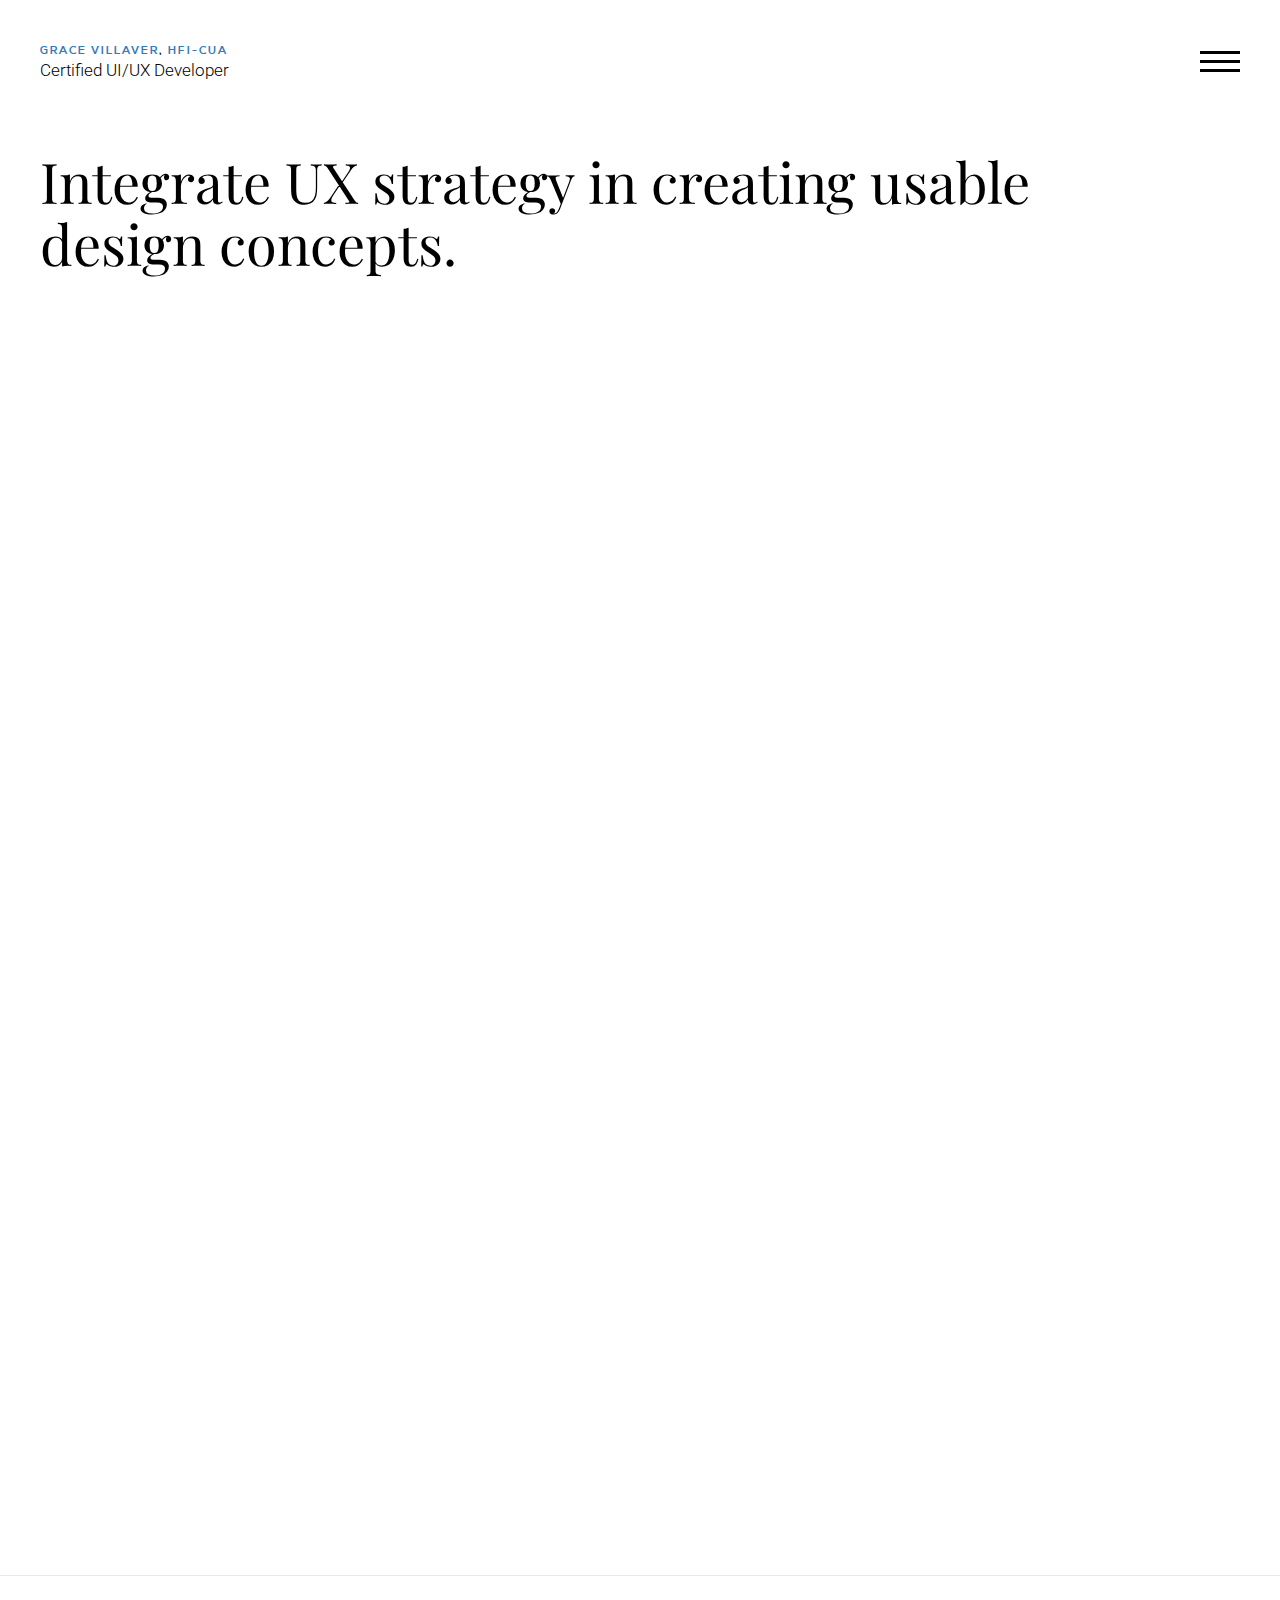
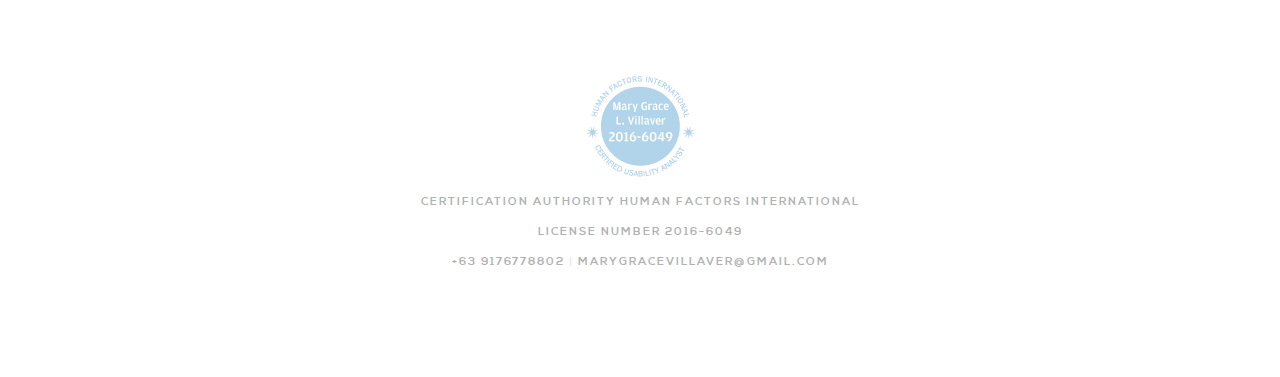
<file: index.html>
<!DOCTYPE html>
<html>

<head>
  <title>Grace Villaver - Portfolio</title>
  <meta name="viewport" content="width=device-width, initial-scale=1, maximum-scale=1">
  <meta charset="utf-8">
  <meta name="format-detection" content="telephone=no">
  <link rel="stylesheet" type="text/css" href="css/core.css">
  <link rel="stylesheet" type="text/css" href="css/elements.css">
  <link rel="stylesheet" type="text/css" href="css/custom.css">
  <link rel="icon" type="image/png" href="favicon.png?version=1">
</head>

<body class="preload">
  <div class="container-fluid">
    <header>
      <div class="container">
        <div class="row">
          <div class="col-md-6 col-xs-10">
            <div class="author brand"><a href="/">Grace Villaver</a>, <a
                href="https://humanfactors.com/certification/cua_directorylist_byname.asp?listview=lastname&alphabet=A" target="_blank">HFI-CUA</a>
            </div>
            <div class="title">Certified UI/UX Developer</div>
          </div>
          <div class="col-md-6 col-xs-2">
            <div class="nav-trigger">
              <div class="bar"></div>
              <div class="bar"></div>
              <div class="bar"></div>
            </div>
          </div>
        </div>
      </div>
    </header>
    <section class="intro">
      <div class="container mb-xl">
        <div class="row">
          <div class="col-md-10">
            <h1>Integrate UX strategy in creating usable design concepts.</h1>
          </div>
        </div>
      </div>
      <div class="container" style="display: none;">
        <ul class="filters">
          <li> <a href="#" data-filter="item" class="active filter">All</a></li>
          <li><a href="#" data-filter="artdirection" class="filter">Art Direction</a></li>
          <li><a href="#" data-filter="design" class="filter">Design</a></li>
          <li><a href="#" data-filter="photography" class="filter">Photography</a></li>
        </ul>
      </div>
    </section>
    <section>
      <div class="container">
        <div class="row grid">

          <a href="https://goo.gl/xrkcQx" class="item col-md-3 col-sm-6 col-xs-6 artdirection" target="_blank">
            <div class="inner">
              <div class="thumb"><img alt="Certificates" src="images/portfolio/certification.png"></div>
              <div class="caption">
                <div class="title">Certification</div>
              </div>
            </div>
          </a>

          <a href="https://photos.app.goo.gl/BHUzDHDjCNUk6UmB6" class="item col-md-3 col-sm-6 col-xs-6 artdirection"
            target="_blank">
            <div class="inner">
              <div class="thumb"><img alt="E-commerce" src="images/portfolio/websites-e.png"></div>
              <div class="caption">
                <div class="title">Websites (E-commerce)</div>
              </div>
            </div>
          </a>

          <a href="https://goo.gl/NF1tDr" class="item col-md-3 col-sm-6 col-xs-6 artdirection" 
            target="_blank">
            <div class="inner">
              <div class="thumb"><img alt="Mobile" src="images/portfolio/mobile.png"></div>
              <div class="caption">
                <div class="title">Mobile</div>
              </div>
            </div>
          </a>

          <a href="https://goo.gl/photos/QNAVKmdT2AStiPMP7" class="item col-md-3 col-sm-6 col-xs-6 artdirection"
            target="_blank">
            <div class="inner">
              <div class="thumb"><img alt="Websites" src="images/portfolio/websites.png"></div>
              <div class="caption">
                <div class="title">Websites</div>
              </div>
            </div>
          </a>

          <a href="https://goo.gl/LW2xY6" class="item col-md-3 col-sm-6 col-xs-6 photography" target="_blank">
            <div class="inner">
              <div class="thumb"><img alt="Social Media Banners" src="images/portfolio/social.png"></div>
              <div class="caption">
                <div class="title">Social Media Banners</div>
              </div>
            </div>
          </a>

          <a href="https://goo.gl/k7PmaB" class="item col-md-3 col-sm-6 col-xs-6 artdirection" target="_blank">
            <div class="inner">
              <div class="thumb"><img alt="Email Newsletter" src="images/portfolio/email.png"></div>
              <div class="caption">
                <div class="title">Email Newsletter</div>
              </div>
            </div>
          </a>
    
          <a href="https://goo.gl/ynpqjy" class="item col-md-3 col-sm-6 col-xs-6 identity" target="_blank">
            <div class="inner">
              <div class="thumb"><img alt="UN IOM Works" src="images/portfolio/iom.png"></div>
              <div class="caption">
                <div class="title">UN IOM Works</div>
              </div>
            </div>
          </a>
          <a href="https://goo.gl/6w8etf" class="item col-md-3 col-sm-6 col-xs-6 identity" target="_blank">
            <div class="inner">
              <div class="thumb"><img alt="Collaterals" src="images/portfolio/collaterals.png"></div>
              <div class="caption">
                <div class="title">Collaterals</div>
              </div>
            </div>
          </a>

          <a href="images/cv-mary-grace-villaver-cua.pdf" target="_blank" class="item col-md-3 col-sm-6 col-xs-6 photography" download>
            <div class="inner">
              <div class="thumb"><img alt="Lifestyle" src="images/portfolio/download.png"></div>
              <div class="caption">
                <div class="title">Download my CV</div>
              </div>
            </div>
          </a>

        </div>
      </div>
    </section>
    <footer>
      <div class="container">
        <div class="row" style="line-height:30px;">
          <div class="col-md-12 text-center" style="margin-bottom:10px;"><span><img alt="HFI Seal"
                src="images/hfi-seal.png"></span>
          </div>
          <div class="col-md-12 text-center"><span>CERTIFICATION AUTHORITY Human Factors International</span></div>
          <div class="col-md-12 text-center"><span>LICENSE NUMBER 2016-6049</span></div>
          <div class="col-md-12 text-center"><span>+63 9176778802 <span
                class="divider"> | </span>marygracevillaver@gmail.com</span></div>
        </div>
      </div>
    </footer>
  </div>
  <aside id="navigation">
    <div class="inner">
      <div class="nav-trigger">
        <div class="bar"></div>
        <div class="bar"></div>
        <div class="bar"></div>
      </div>
      <ul class="menu">
        <li> <a href="/">Works</a></li>
        <li> <a href="pages/about.html">About</a></li>
        <!-- <li> <a href="pages/blog.html">Blog</a></li> -->
      </ul>
      <hr>
      <p>"With about ten years of Professional experience practicing the field of UX/UI and as a Certified Usability
        Analyst. I have been involved in interpreting business needs and integrate UX strategy in creating usable design
        concepts. Produce functional front-end experiences that will complement the back-end, as designed by outsourced
        software development teams. Interpret business needs and integrate UX strategy in creating usable design
        concepts.Conduct user acceptance tests and research for ways to improve design features.</p>
      <hr>
      <ul class="menu-small">
        <li> <a href="https://www.linkedin.com/in/grace-villaver-hfi-cua" target="_blank">Linkedin</a></li>
        <li> <a href="mailto:marygracevillaver@gmail.com?Subject=Hello">Email</a></li>
        <li> <a href="images/cv-mary-grace-villaver-cua.pdf" target="_blank" download>Download my CV</a></li>
      </ul>
    </div>
  </aside>
  <script src="js/assets/jquery.js"></script>
  <script src="js/assets/bootstrap.js"></script>
  <script src="js/assets/imagesloaded.pkgd.min.js"></script>
  <script src="js/assets/validation.js"></script>
  <script src="js/assets/packery.pkgd.min.js"></script>
  <script src="js/assets/velocity.min.js"></script>
  <script src="js/assets/typed.min.js"></script>
  <script src="modules/tera-lightbox/tera-lightbox.js"></script>
  <script src="js/assets/animsition.js"></script>
  <script src="js/functions.js"></script>
</body>

</html>
</file>
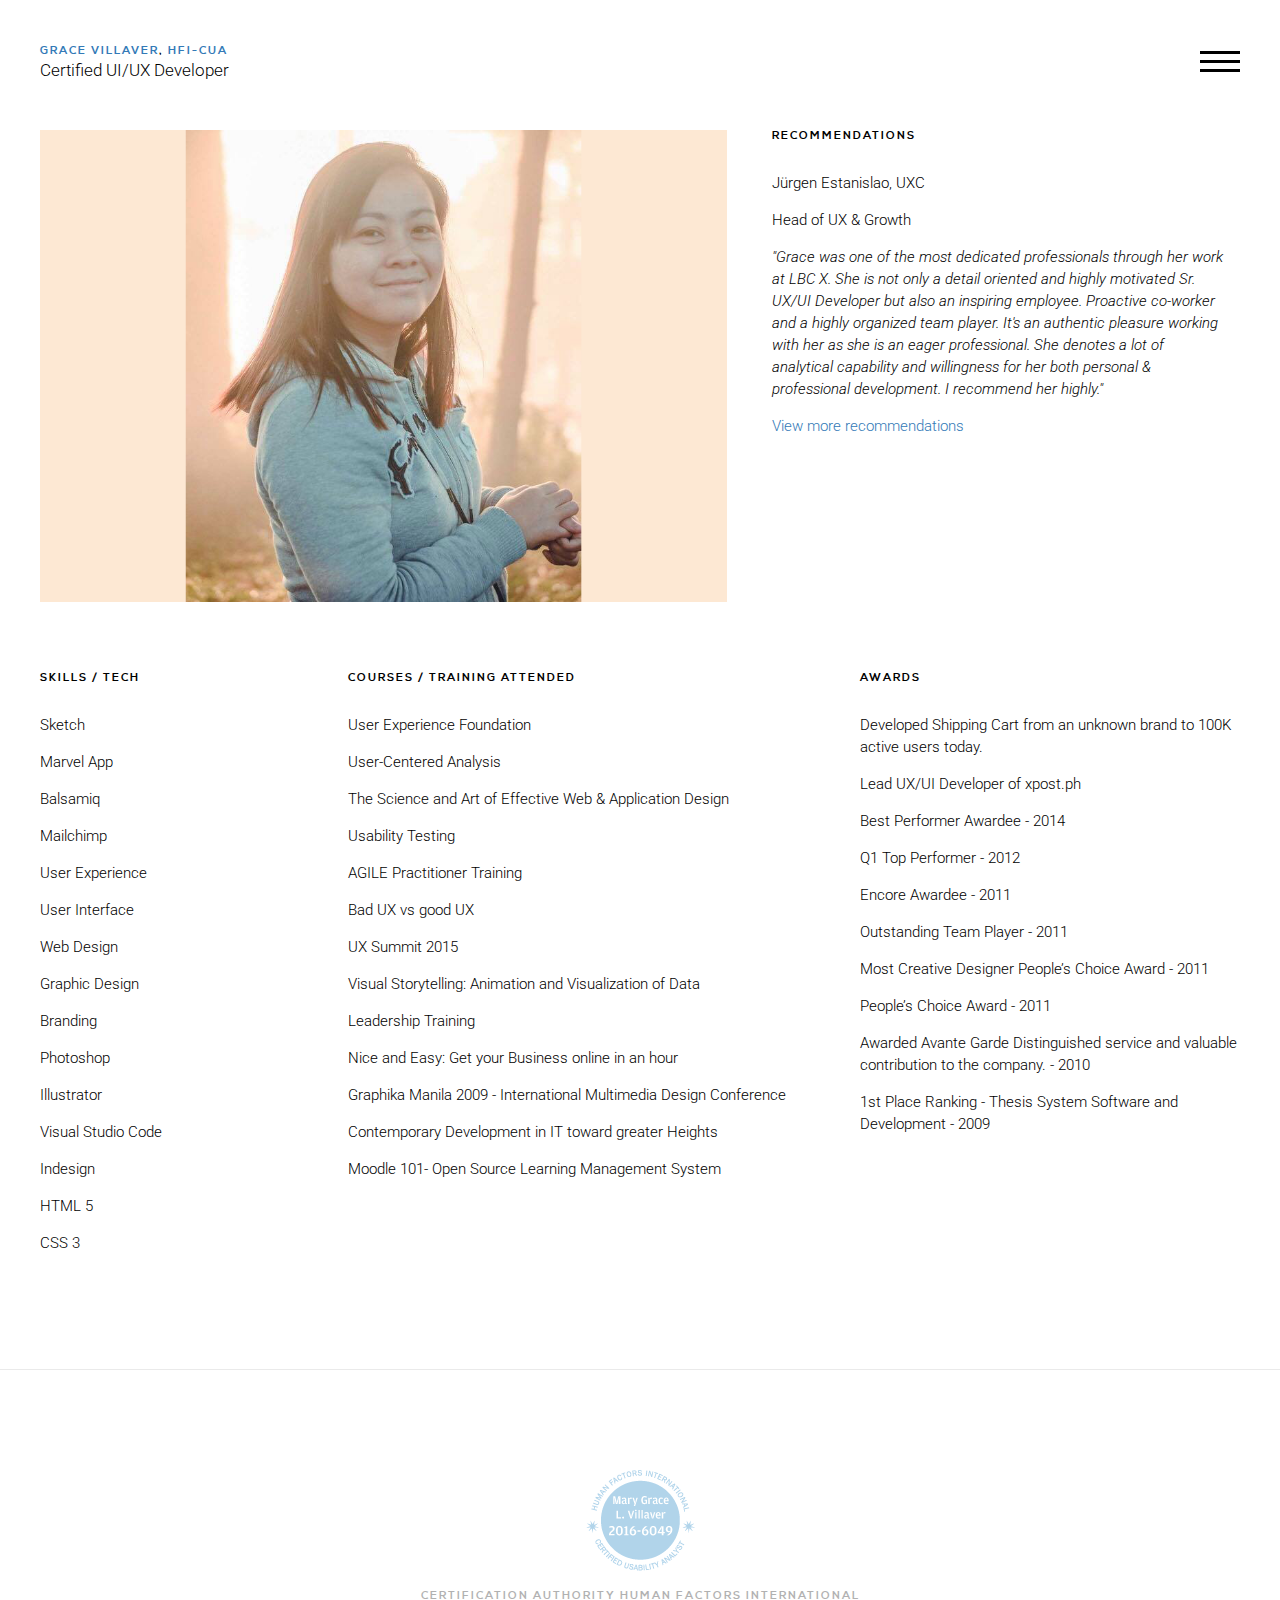
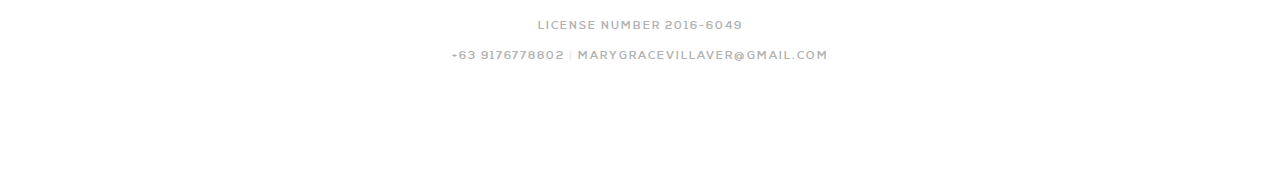
<file: pages/about.html>
<!DOCTYPE html>
<html>
  <head>
    <title>Grace Villaver - Portfolio</title>
    <meta name="viewport" content="width=device-width, initial-scale=1, maximum-scale=1">
    <meta charset="utf-8">
    <meta name="format-detection" content="telephone=no">
    <link rel="stylesheet" type="text/css" href="../css/core.css">
    <link rel="stylesheet" type="text/css" href="../css/elements.css">
    <link rel="stylesheet" type="text/css" href="../css/custom.css">
    <link rel="icon" type="image/png" href="../favicon.png?version=1">
  </head>
  <body class="preload">
    <div class="container-fluid">
      <header>
        <div class="container">
          <div class="row">
            <div class="col-md-6 col-xs-10">
              <div class="author brand"><a href="/">Grace Villaver</a>, <a href="https://humanfactors.com/certification/cua_directorylist_byname.asp?listview=lastname&alphabet=A" target="_blank">HFI-CUA</a></div>
              <div class="title">Certified UI/UX Developer</div></div>
            <div class="col-md-6 col-xs-2">
              <div class="nav-trigger">
                <div class="bar"></div>
                <div class="bar"></div>
                <div class="bar"></div>
              </div>
            </div>
          </div>
        </div>
      </header>
      <section class="content">
        <div class="container mb-xl">
          <div class="row">
            <div class="col-lg-7 col-md-12"><img alt="Mary Grace Villaver" src="../images/profile.png"></div>
            <div class="col-lg-5 col-md-10">
                <!-- <div class="col-lg-4 col-lg-offset-1 col-md-10"> -->
           

                    <div class="col-md-12">
                      <h4>Recommendations</h4>
                      <ul class="list">
                        <li>Jürgen Estanislao, UXC</li>
                        <li>Head of UX & Growth</li>
                        <li style="font-style:italic;">"Grace was one of the most dedicated professionals through her work at LBC X. She is
                          not only a detail oriented and highly motivated Sr. UX/UI Developer but also an inspiring employee. Proactive
                          co-worker and a highly organized team player. It's an authentic pleasure working with her as she is an eager
                          professional. She denotes a lot of analytical capability and willingness for her both personal & professional
                          development. I recommend her highly."</li>
                          <li><a href="https://www.linkedin.com/in/grace-villaver-hfi-cua/" target="_blank">View more recommendations</a></li>
                    
                      </ul>
                    </div>

              <!-- <h2 class="mt-md">"The most beautiful experience we can have is the mysterious. 
                It is the fundamental emotion that stands at the cradle of true art and true science." 
                Albert Einstein, The World as I See It, 1931 The debate between realism and anti-realism is, 
                at least, a century old.</h2> -->
            </div>
          </div>
        </div>
        <div class="container">   
          <div class="row">
            
              <div class="col-md-3">
                  <h4>SKILLS / TECH</h4>
                  <ul class="list">
                    <li>Sketch</li>
                    <li>Marvel App</li>
                    <li>Balsamiq</li>
                    <li>Mailchimp</li>
                    <li>User Experience</li>
                    <li>User Interface</li>
                    <li>Web Design</li>
                    <li>Graphic Design</li>
                    <li>Branding</li>
                    <li>Photoshop</li>
                    <li>Illustrator</li>
                    <li>Visual Studio Code</li>
                    <li>Indesign</li>
                    <li>HTML 5</li>
                    <li>CSS 3</li>
                  </ul>
                </div>

                <div class="col-md-5">
                    <h4>COURSES / TRAINING ATTENDED</h4>
                    <ul class="list">
                      <li>User Experience Foundation</li>
                      <li>User-Centered Analysis</li>
                      <li>The Science and Art of Effective Web & Application Design</li>
                      <li>Usability Testing</li>
                      <li>AGILE Practitioner Training</li>
                      <li>Bad UX vs good UX</li>
                      <li>UX Summit 2015</li>
                      <li>Visual Storytelling: Animation and Visualization of Data</li>
                      <li>Leadership Training</li>
                      <li>Nice and Easy: Get your Business online in an hour</li>
                      <li>Graphika Manila 2009 - International Multimedia Design Conference</li>
                      <li>Contemporary Development in IT toward greater Heights</li>
                      <li>Moodle 101- Open Source Learning Management System</li>
                    </ul>
                  </div>

            <div class="col-md-4">
              <h4>Awards</h4>
              <ul class="list">
                <li>Developed Shipping Cart from an unknown brand to 100K active users today.</li>
                <li>Lead UX/UI Developer of xpost.ph </li>
                <li>Best Performer Awardee - 2014</li>
                <li>Q1 Top Performer - 2012</li>
                <li>Encore Awardee - 2011</li>
                <li>Outstanding Team Player - 2011</li>
                <li>Most Creative Designer People’s Choice Award - 2011</li>
                <li>People’s Choice Award - 2011</li>
                <li>Awarded Avante Garde Distinguished service and valuable contribution to the company. - 2010</li>
                <li>1st Place Ranking - Thesis System Software and Development - 2009</li>
              </ul>
            </div>

            


            

          </div>
        </div>
      </section>
      <footer>
          <div class="container">
            <div class="row" style="line-height:30px;">
              <div class="col-md-12 text-center" style="margin-bottom:10px;"><span><img alt="HFI Seal"
                    src="../images/hfi-seal.png"></span>
              </div>
              <div class="col-md-12 text-center"><span>CERTIFICATION AUTHORITY Human Factors International</span></div>
              <div class="col-md-12 text-center"><span>LICENSE NUMBER 2016-6049</span></div>
              <div class="col-md-12 text-center"><span>+63 9176778802 <span
                    class="divider"> | </span>marygracevillaver@gmail.com</span></div>
            </div>
          </div>
        </footer>
    </div>
    <aside id="navigation">
      <div class="inner">
        <div class="nav-trigger">
          <div class="bar"></div>
          <div class="bar"></div>
          <div class="bar"></div>
        </div>
        <ul class="menu">
          <li> <a href="/">Works</a></li>
          <li> <a href="pages/about.html">About</a></li>
          <!-- <li> <a href="pages/blog.html">Blog</a></li> -->
        </ul>
        <hr>
        <p>"With about ten years of Professional experience practicing the field of UX/UI and as a Certified Usability Analyst. I have been involved in interpreting business needs and integrate UX strategy in creating usable design concepts. Produce functional front-end experiences that will complement the back-end, as designed by outsourced software development teams. Interpret business needs and integrate UX strategy in creating usable design concepts.Conduct user acceptance tests and research for ways to improve design features.</p>
        <hr>
        <ul class="menu-small">
          <li> <a href="https://www.linkedin.com/in/grace-villaver-hfi-cua" target="_blank">Linkedin</a></li>
          <li> <a href="mailto:marygracevillaver@gmail.com?Subject=Hello">Email</a></li>
          <li> <a href="images/cv-mary-grace-villaver-cua.pdf" target="_blank" download>Download my CV</a></li>
        </ul>
      </div>
    </aside>
    <script src="../js/assets/jquery.js"></script>
    <script src="../js/assets/bootstrap.js"></script>
    <script src="../js/assets/imagesloaded.pkgd.min.js"></script>
    <script src="../js/assets/validation.js"></script>
    <script src="../js/assets/packery.pkgd.min.js"></script>
    <script src="../js/assets/velocity.min.js"></script>
    <script src="../js/assets/typed.min.js"></script>
    <script src="../modules/tera-lightbox/tera-lightbox.js"></script>
    <script src="../js/assets/animsition.js"></script>
    <script src="../js/functions.js"></script>
  </body>
</html>
</file>
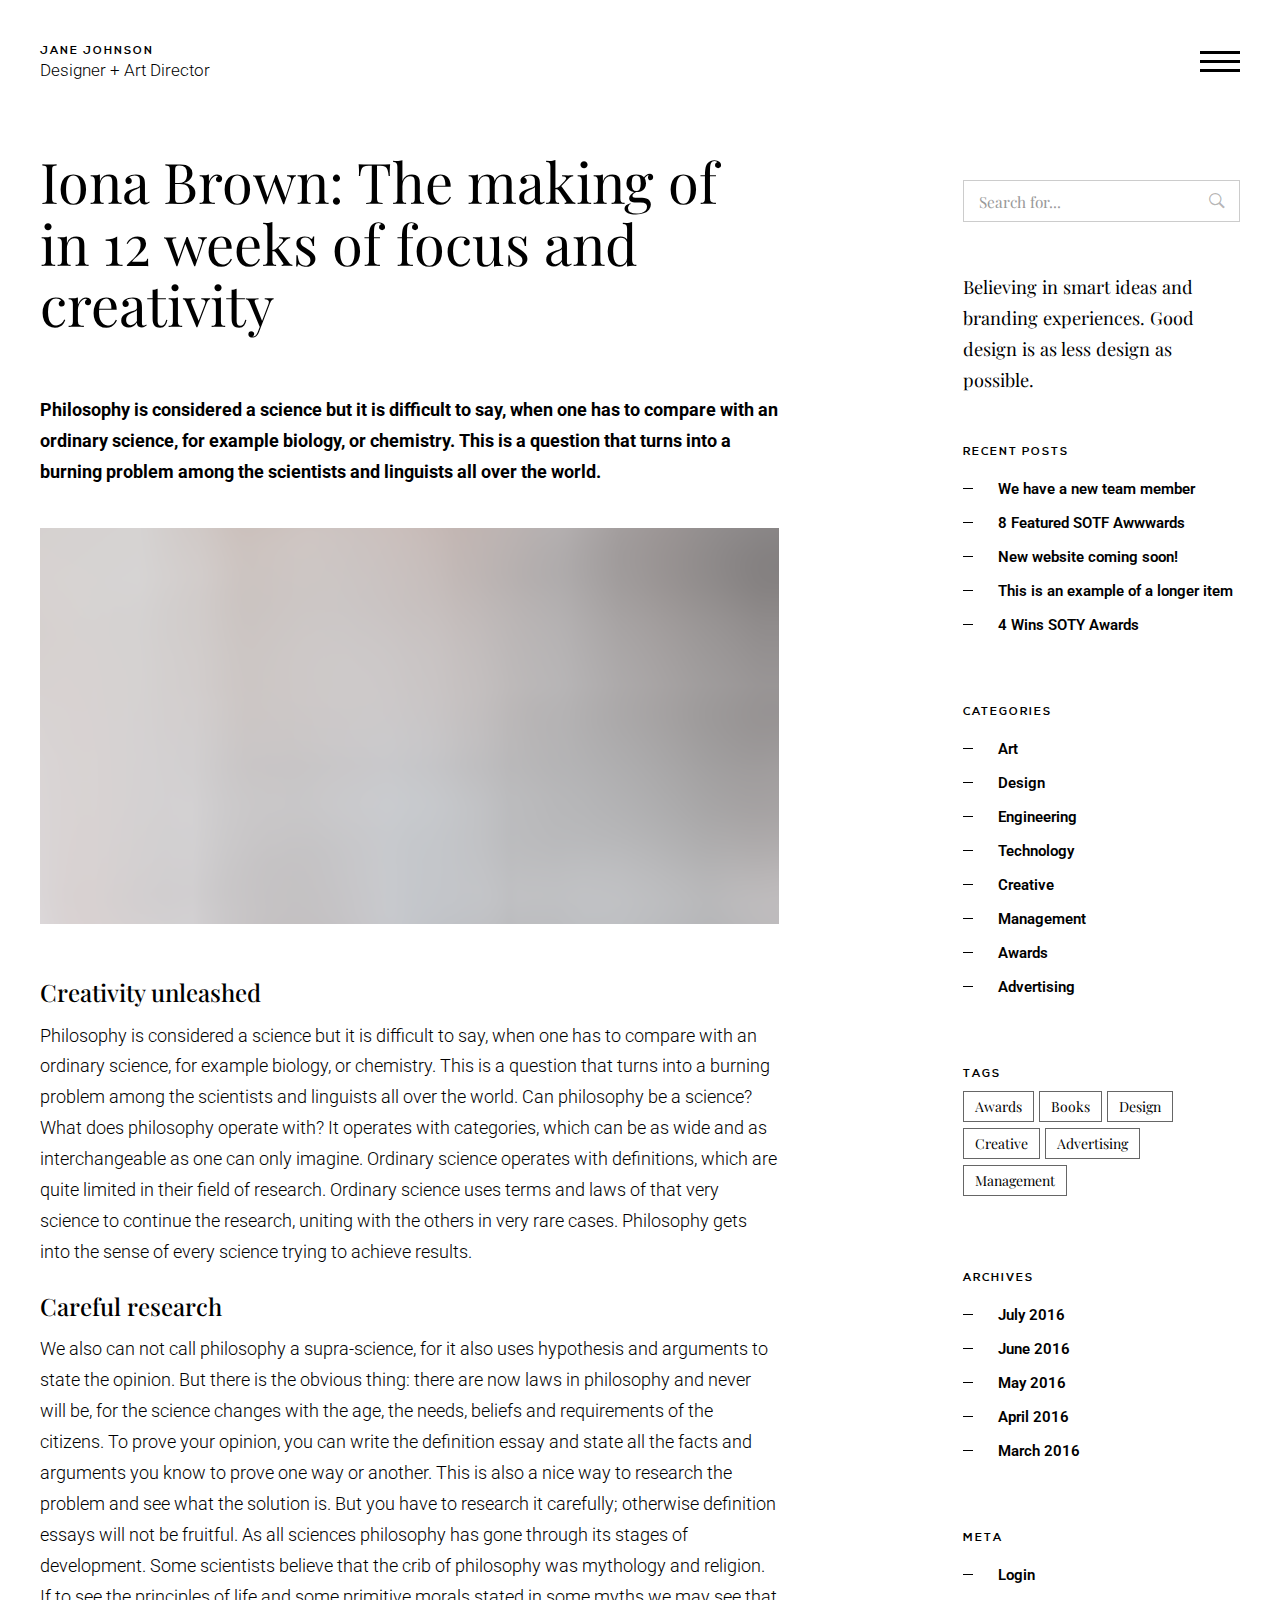
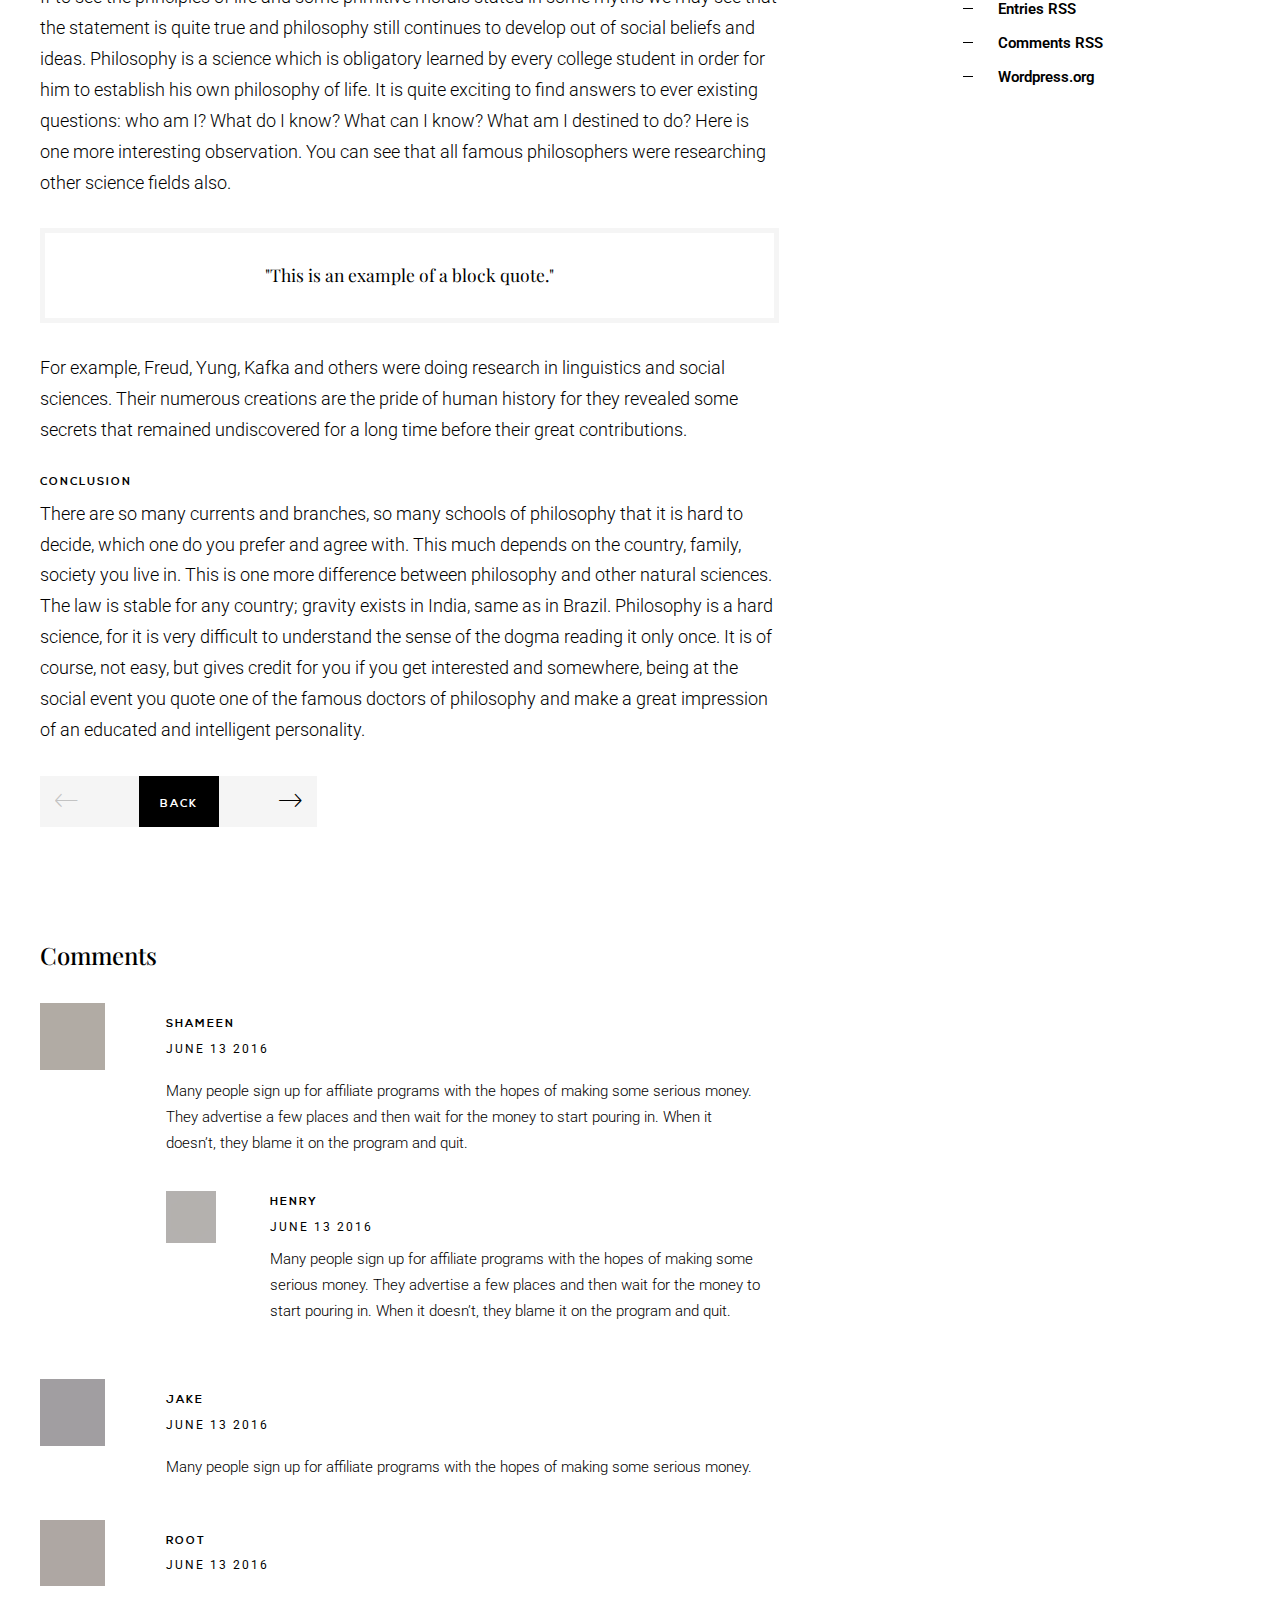
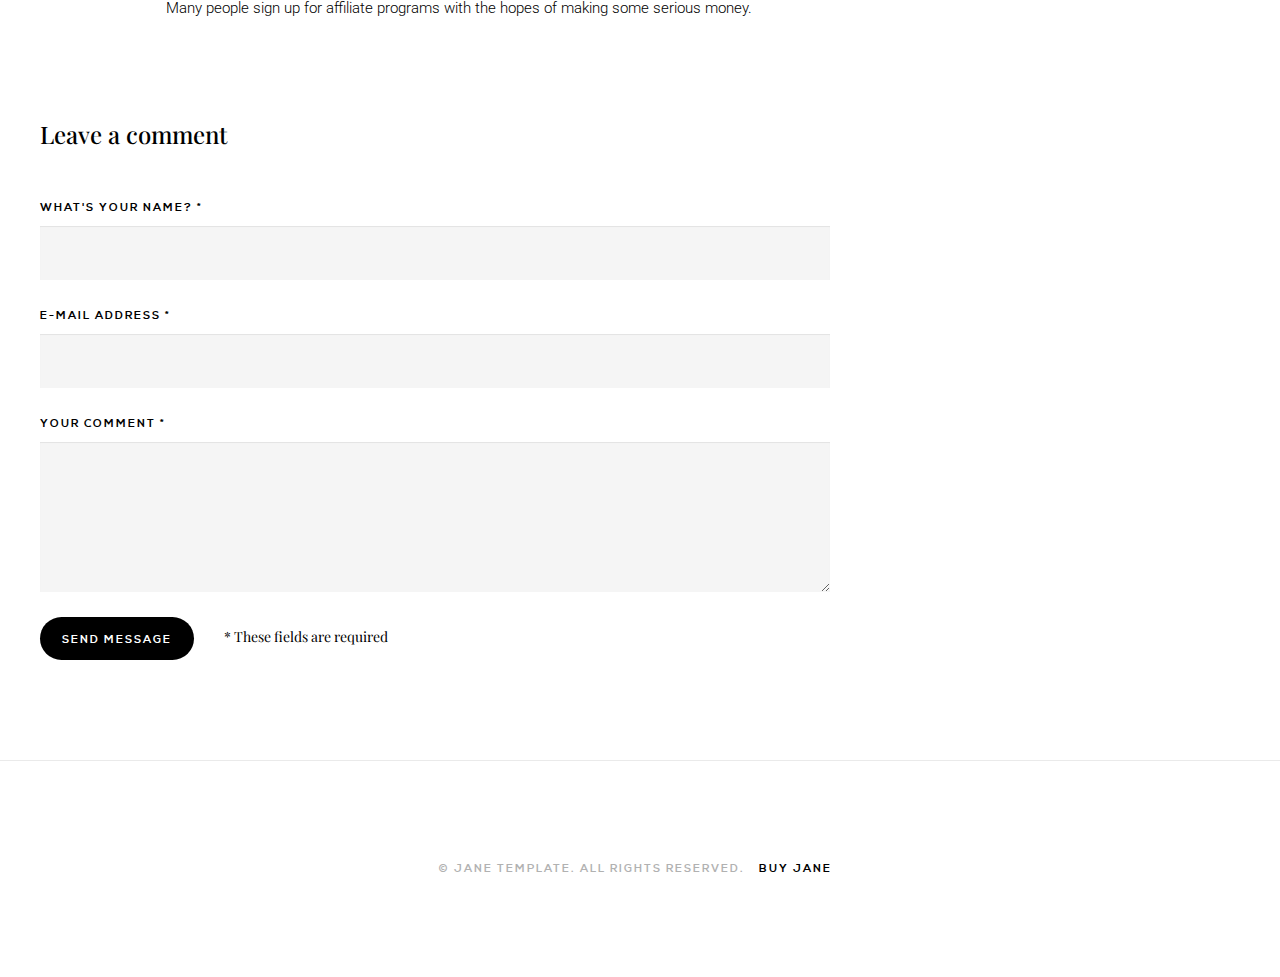
<file: pages/blog-single.html>
<!DOCTYPE html>
<html>
  <head>
    <title>Jane - Responsive HTML5 Portfolio Template</title>
    <meta name="viewport" content="width=device-width, initial-scale=1, maximum-scale=1">
    <meta charset="utf-8">
    <meta name="format-detection" content="telephone=no">
    <link rel="stylesheet" type="text/css" href="../css/core.css">
    <link rel="stylesheet" type="text/css" href="../css/elements.css">
    <link rel="stylesheet" type="text/css" href="../css/custom.css">
    <link rel="icon" type="image/png" href="../favicon.png?version=1">
  </head>
  <body class="preload">
    <div class="container-fluid">
      <header>
        <div class="container">
          <div class="row">
            <div class="col-md-6 col-xs-10"><a href="../index.html" class="brand">
                <div class="author">Jane Johnson</div>
                <div class="title">Designer + Art Director</div></a></div>
            <div class="col-md-6 col-xs-2">
              <div class="nav-trigger">
                <div class="bar"></div>
                <div class="bar"></div>
                <div class="bar"></div>
              </div>
            </div>
          </div>
        </div>
      </header>
      <section class="content">
        <div class="container">
          <div class="row">
            <div class="col-md-9">
              <div class="row">
                <div class="col-md-10 mb-lg">
                  <h1>Iona Brown: The making of in 12 weeks of focus and creativity</h1>
                </div>
              </div>
              <div class="row">
                <div class="col-md-10">
                  <p><strong>Philosophy is considered a science but it is difficult to say, when one has to compare with an ordinary science, for example biology, or chemistry. This is a question that turns into a burning problem among the scientists and linguists all over the world. </strong></p><img src="../images/portfolio/single/01.png" class="mt-md mb-md">
                  <h3>Creativity unleashed</h3>
                  <p>Philosophy is considered a science but it is difficult to say, when one has to compare with an ordinary science, for example biology, or chemistry. This is a question that turns into a burning problem among the scientists and linguists all over the world. Can philosophy be a science? What does philosophy operate with? It operates with categories, which can be as wide and as interchangeable as one can only imagine. Ordinary science operates with definitions, which are quite limited in their field of research. Ordinary science uses terms and laws of that very science to continue the research, uniting with the others in very rare cases. Philosophy gets into the sense of every science trying to achieve results.</p>
                  <h3>Careful research</h3>
                  <p>We also can not call philosophy a supra-science, for it also uses hypothesis and arguments to state the opinion. But there is the obvious thing: there are now laws in philosophy and never will be, for the science changes with the age, the needs, beliefs and requirements of the citizens. To prove your opinion, you can write the definition essay and state all the facts and arguments you know to prove one way or another. This is also a nice way to research the problem and see what the solution is. But you have to research it carefully; otherwise definition essays will not be fruitful. As all sciences philosophy has gone through its stages of development. Some scientists believe that the crib of philosophy was mythology and religion. If to see the principles of life and some primitive morals stated in some myths we may see that the statement is quite true and philosophy still continues to develop out of social beliefs and ideas. Philosophy is a science which is obligatory learned by every college student in order for him to establish his own philosophy of life. It is quite exciting to find answers to ever existing questions: who am I? What do I know? What can I know? What am I destined to do? Here is one more interesting observation. You can see that all famous philosophers were researching other science fields also. </p>
                  <blockquote>"This is an example of a block quote."</blockquote>
                  <p>For example, Freud, Yung, Kafka and others were doing research in linguistics and social sciences. Their numerous creations are the pride of human history for they revealed some secrets that remained undiscovered for a long time before their great contributions.</p>
                  <h4>Conclusion</h4>
                  <p>There are so many currents and branches, so many schools of philosophy that it is hard to decide, which one do you prefer and agree with. This much depends on the country, family, society you live in. This is one more difference between philosophy and other natural sciences. The law is stable for any country; gravity exists in India, same as in Brazil. Philosophy is a hard science, for it is very difficult to understand the sense of the dogma reading it only once. It is of course, not easy, but gives credit for you if you get interested and somewhere, being at the social event you quote one of the famous doctors of philosophy and make a great impression of an educated and intelligent personality.</p>
                </div>
              </div>
              <div class="row">
                <div class="col-md-4">
                  <div class="pagination"><a href="#" class="disabled previous ion-ios-arrow-thin-left pull-left"></a><a href="#" class="btn btn-default">Back</a><a href="#" class="next ion-ios-arrow-thin-right pull-right"> </a></div>
                </div>
              </div>
            </div>
            <div class="col-md-3">
              <aside class="blog-sidebar">
                <form class="mb-lg mt-lg">
                  <div class="search input-group">
                    <input type="text" placeholder="Search for..." class="form-control"><span class="input-group-btn">
                      <button type="button" class="btn btn-default">
                        <div class="ion-ios-search-strong"></div>
                      </button></span>
                  </div>
                </form>
                <p class="serif">Believing in smart ideas and branding experiences. Good design is as less design as possible.</p>
                <div class="mt-lg">
                  <h4>Recent posts</h4>
                  <ul class="item-list">
                    <li><a href="#">We have a new team member</a></li>
                    <li><a href="#">8 Featured SOTF Awwwards</a></li>
                    <li><a href="#">New website coming soon!</a></li>
                    <li><a href="#">This is an example of a longer item</a></li>
                    <li><a href="#">4 Wins SOTY Awards</a></li>
                  </ul>
                </div>
                <div class="mt-xl">
                  <h4>Categories</h4>
                  <ul class="item-list">
                    <li><a href="#">Art</a></li>
                    <li><a href="#">Design</a></li>
                    <li><a href="#">Engineering</a></li>
                    <li><a href="#">Technology</a></li>
                    <li><a href="#">Creative</a></li>
                    <li><a href="#">Management</a></li>
                    <li><a href="#">Awards</a></li>
                    <li><a href="#">Advertising</a></li>
                  </ul>
                </div>
                <div class="mt-xl">
                  <h4>Tags</h4>
                  <ul class="tag-list">
                    <li><a href="#" class="label">Awards</a></li>
                    <li><a href="#" class="label">Books</a></li>
                    <li><a href="#" class="label">Design</a></li>
                    <li><a href="#" class="label">Creative</a></li>
                    <li><a href="#" class="label">Advertising</a></li>
                    <li><a href="#" class="label">Management</a></li>
                  </ul>
                </div>
                <div class="mt-xl">
                  <h4>Archives</h4>
                  <ul class="item-list">
                    <li><a href="#">July 2016</a></li>
                    <li><a href="#">June 2016</a></li>
                    <li><a href="#">May 2016</a></li>
                    <li><a href="#">April 2016</a></li>
                    <li><a href="#">March 2016</a></li>
                  </ul>
                </div>
                <div class="mt-xl">
                  <h4>Meta</h4>
                  <ul class="item-list">
                    <li><a href="#">Login</a></li>
                    <li><a href="#">Entries RSS</a></li>
                    <li><a href="#">Comments RSS</a></li>
                    <li><a href="#">Wordpress.org</a></li>
                  </ul>
                </div>
              </aside>
            </div>
          </div>
          <div class="row">
            <div class="col-md-8 mt-xl">
              <h3>Comments</h3>
              <div class="comments col-md-11">
                <div class="comment"><a href="#reply"><span>Reply</span><span class="fa fa-reply"></span></a>
                  <div class="row">
                    <div class="col-md-2">
                      <div class="thumb rounded"><img alt="Jane Template - made by Themanoid" src="../images/blog/single/avatar-01.png"></div>
                    </div>
                    <div class="content col-md-10">
                      <div class="details">
                        <h4>Shameen</h4>
                        <div class="date">June 13 2016</div>
                      </div>
                      <div class="message">
                        <p>Many people sign up for affiliate programs with the hopes of making some serious money. They advertise a few places and then wait for the money to start pouring in. When it doesn’t, they blame it on the program and quit.</p>
                      </div>
                      <div class="comment"><a href="#reply"><span>Reply</span><span class="fa fa-reply"></span></a>
                        <div class="row">
                          <div class="col-md-2">
                            <div class="thumb xs rounded"><img alt="Jane Template - made by Themanoid" src="../images/blog/single/avatar-02.png"></div>
                          </div>
                          <div class="content col-md-10">
                            <div class="details">
                              <h4>Henry</h4>
                              <div class="date">June 13 2016</div>
                            </div>
                            <div class="message">
                              <p>Many people sign up for affiliate programs with the hopes of making some serious money. They advertise a few places and then wait for the money to start pouring in. When it doesn’t, they blame it on the program and quit.</p>
                            </div>
                          </div>
                        </div>
                      </div>
                    </div>
                  </div>
                </div>
                <div class="comment"><a href="#reply"><span>Reply</span><span class="fa fa-reply"></span></a>
                  <div class="row">
                    <div class="col-md-2">
                      <div class="thumb rounded"><img alt="Jane Template - made by Themanoid" src="../images/blog/single/avatar-03.png"></div>
                    </div>
                    <div class="content col-md-10">
                      <div class="details">
                        <h4>Jake</h4>
                        <div class="date">June 13 2016</div>
                      </div>
                      <div class="message">
                        <p>Many people sign up for affiliate programs with the hopes of making some serious money. </p>
                      </div>
                    </div>
                  </div>
                </div>
                <div class="comment"><a href="#reply"><span>Reply</span><span class="fa fa-reply"></span></a>
                  <div class="row">
                    <div class="col-md-2">
                      <div class="thumb rounded"><img alt="Jane Template - made by Themanoid" src="../images/blog/single/avatar-04.png"></div>
                    </div>
                    <div class="content col-md-10">
                      <div class="details">
                        <h4>Root</h4>
                        <div class="date">June 13 2016</div>
                      </div>
                      <div class="message">
                        <p>Many people sign up for affiliate programs with the hopes of making some serious money. </p>
                      </div>
                    </div>
                  </div>
                </div>
              </div>
            </div>
          </div>
          <div class="row">
            <div class="col-md-8">
              <h3>Leave a comment</h3>
              <form class="form mt-lg">
                <label>What's your name? *</label>
                <input required type="text" name="name" class="form-control">
                <label>E-mail address *</label>
                <input required type="email" name="email" class="form-control">
                <label>Your comment *</label>
                <textarea required name="message" class="form-control"></textarea>
                <button id="send" type="submit" class="btn btn-default">Send message</button><span class="p-md">* These fields are required            </span>
              </form>
            </div>
          </div>
        </div>
      </section>
      <footer>
        <div class="container">
          <div class="row">
            <div class="col-md-12 text-center"><span>&copy; Jane Template. All rights reserved. </span><a href="https://themeforest.net/item/jane-responsive-html5-portfolio-template/18194704">Buy Jane</a></div>
          </div>
        </div>
      </footer>
    </div>
    <aside id="navigation">
      <div class="inner">
        <div class="nav-trigger">
          <div class="bar"></div>
          <div class="bar"></div>
          <div class="bar"></div>
        </div>
        <ul class="menu">
          <li> <a href="../index.html">Work</a></li>
          <li> <a href="../pages/about.html">About</a></li>
          <li> <a href="../pages/blog.html">Blog</a></li>
          <li> <a href="../pages/contact.html">Contact</a></li>
        </ul>
        <hr>
        <p>"The most beautiful experience we can have is the mysterious. It is the fundamental emotion that stands at the cradle of true art and true science." Albert Einstein, The World as I See It, 1931 The debate between realism and anti-realism is, at least, a century old. Does Science describe the real world – or are its theories true only within a certain conceptual framework?  </p>
        <hr>
        <ul class="menu-small">
          <li> <a href="#">Instagram</a></li>
          <li> <a href="#">Facebook</a></li>
          <li> <a href="#">Behance</a></li>
        </ul>
      </div>
    </aside>
    <script src="../js/assets/jquery.js"></script>
    <script src="../js/assets/bootstrap.js"></script>
    <script src="../js/assets/imagesloaded.pkgd.min.js"></script>
    <script src="../js/assets/validation.js"></script>
    <script src="../js/assets/packery.pkgd.min.js"></script>
    <script src="../js/assets/velocity.min.js"></script>
    <script src="../js/assets/typed.min.js"></script>
    <script src="../modules/tera-lightbox/tera-lightbox.js"></script>
    <script src="../js/assets/animsition.js"></script>
    <script src="../js/functions.js"></script>
  </body>
</html>
</file>
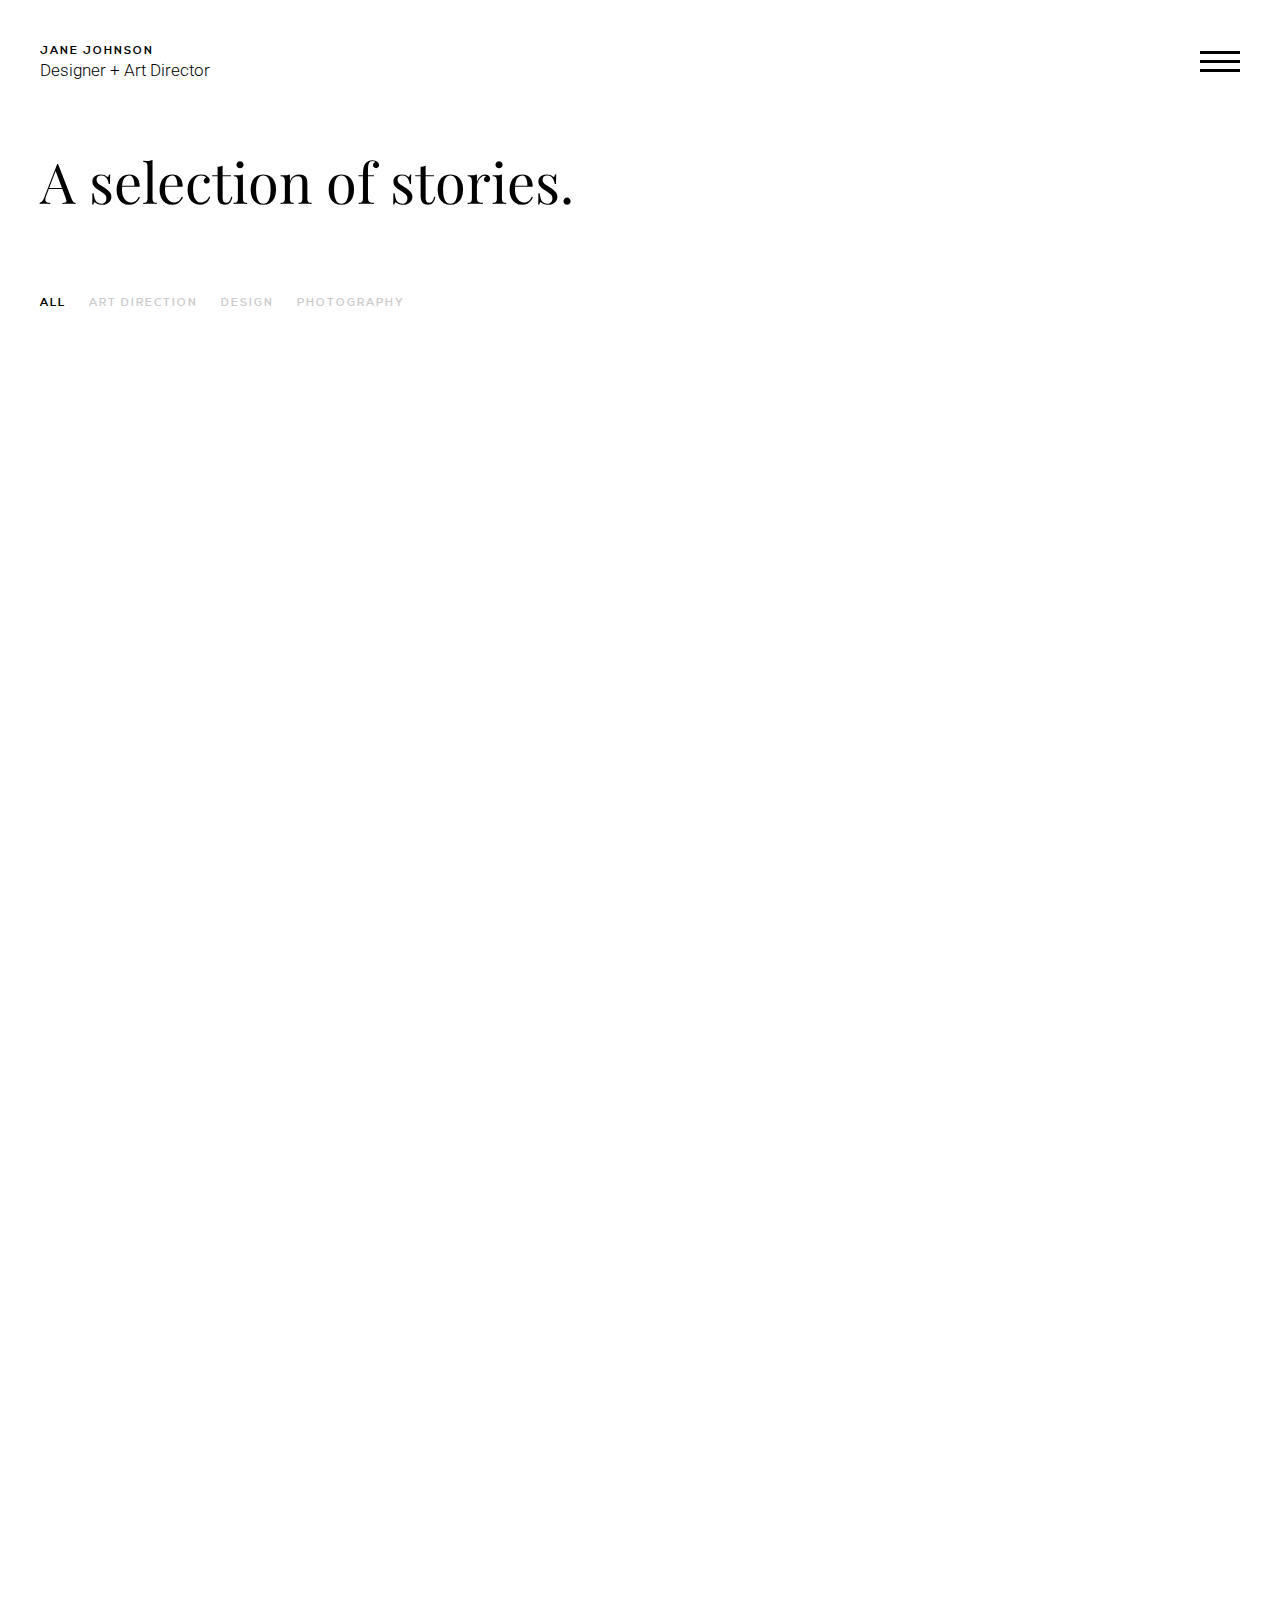
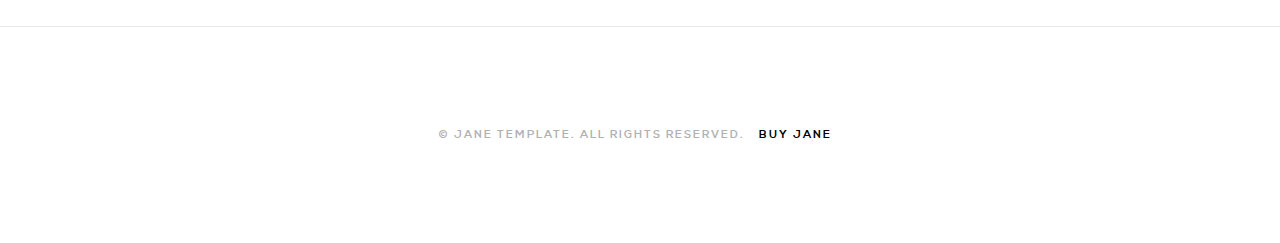
<file: pages/blog.html>
<!DOCTYPE html>
<html>
  <head>
    <title>Jane - Responsive HTML5 Portfolio Template</title>
    <meta name="viewport" content="width=device-width, initial-scale=1, maximum-scale=1">
    <meta charset="utf-8">
    <meta name="format-detection" content="telephone=no">
    <link rel="stylesheet" type="text/css" href="../css/core.css">
    <link rel="stylesheet" type="text/css" href="../css/elements.css">
    <link rel="stylesheet" type="text/css" href="../css/custom.css">
    <link rel="icon" type="image/png" href="../favicon.png?version=1">
  </head>
  <body class="preload">
    <div class="container-fluid">
      <header>
        <div class="container">
          <div class="row">
            <div class="col-md-6 col-xs-10"><a href="../index.html" class="brand">
                <div class="author">Jane Johnson</div>
                <div class="title">Designer + Art Director</div></a></div>
            <div class="col-md-6 col-xs-2">
              <div class="nav-trigger">
                <div class="bar"></div>
                <div class="bar"></div>
                <div class="bar"></div>
              </div>
            </div>
          </div>
        </div>
      </header>
      <section class="intro">
        <div class="container mb-xl">
          <div class="row">
            <div class="col-md-10">
              <h1>A selection of stories.</h1>
            </div>
          </div>
        </div>
        <div class="container">
          <ul class="filters">
            <li> <a href="#" data-filter="item" class="active filter">All</a></li>
            <li><a href="#" data-filter="artdirection" class="filter">Art Direction</a></li>
            <li><a href="#" data-filter="design" class="filter">Design</a></li>
            <li><a href="#" data-filter="photography" class="filter">Photography</a></li>
          </ul>
        </div>
      </section>
      <section>
        <div class="container">
          <div class="row grid blog"><a href="../pages/blog-single.html" class="item col-md-6 col-sm-6 col-xs-12 xxx">
                        <div class="inner">
                          <div class="thumb">
                            <div class="date">July 24th, 2016</div><img alt="Jane Template - made by Themanoid" src="../../images/portfolio/07.png">
                          </div>
                          <div class="caption">
                            <div class="title">Bag Design</div>
                            <div class="tag">Fashion</div>
                          </div>
                        </div></a><a href="../pages/blog-single.html" class="item col-md-6 col-sm-6 col-xs-12 xxx">
                        <div class="inner">
                          <div class="thumb">
                            <div class="date">July 24th, 2016</div><img alt="Jane Template - made by Themanoid" src="../../images/portfolio/08.png">
                          </div>
                          <div class="caption">
                            <div class="title">Businesscards</div>
                            <div class="tag">Visual Identity</div>
                          </div>
                        </div></a><a href="../pages/blog-single.html" class="item col-md-6 col-sm-6 col-xs-12 xxx">
                        <div class="inner">
                          <div class="thumb">
                            <div class="date">July 24th, 2016</div><img alt="Jane Template - made by Themanoid" src="../../images/portfolio/09.png">
                          </div>
                          <div class="caption">
                            <div class="title">Drye - The work in progress</div>
                            <div class="tag">Logo &amp; Identity</div>
                          </div>
                        </div></a><a href="../pages/blog-single.html" class="item col-md-6 col-sm-6 col-xs-12 xxx">
                        <div class="inner">
                          <div class="thumb">
                            <div class="date">July 24th, 2016</div><img alt="Jane Template - made by Themanoid" src="../../images/portfolio/10.png">
                          </div>
                          <div class="caption">
                            <div class="title">Bags &amp; Flowers First attempt</div>
                            <div class="tag">ipsum</div>
                          </div>
                        </div></a><a href="../pages/blog-single.html" class="item col-md-6 col-sm-6 col-xs-12 xxx">
                        <div class="inner">
                          <div class="thumb">
                            <div class="date">July 24th, 2016</div><img alt="Jane Template - made by Themanoid" src="../../images/portfolio/11.png">
                          </div>
                          <div class="caption">
                            <div class="title">Henry Godzilla</div>
                            <div class="tag">Typography</div>
                          </div>
                        </div></a><a href="../pages/blog-single.html" class="item col-md-6 col-sm-6 col-xs-12 xxx">
                        <div class="inner">
                          <div class="thumb">
                            <div class="date">July 24th, 2016</div><img alt="Jane Template - made by Themanoid" src="../../images/portfolio/12.png">
                          </div>
                          <div class="caption">
                            <div class="title">VUI Logo</div>
                            <div class="tag">Visual Identity</div>
                          </div>
                        </div></a><a href="../pages/blog-single.html" class="item col-md-6 col-sm-6 col-xs-12 xxx">
                        <div class="inner">
                          <div class="thumb">
                            <div class="date">July 24th, 2016</div><img alt="Jane Template - made by Themanoid" src="../../images/portfolio/01.png">
                          </div>
                          <div class="caption">
                            <div class="title">Bags &amp; Flowers Shoot</div>
                            <div class="tag">Fashion</div>
                          </div>
                        </div></a><a href="../pages/blog-single.html" class="item col-md-6 col-sm-6 col-xs-12 xxx">
                        <div class="inner">
                          <div class="thumb">
                            <div class="date">July 24th, 2016</div><img alt="Jane Template - made by Themanoid" src="../../images/portfolio/02.png">
                          </div>
                          <div class="caption">
                            <div class="title">Iona Brown</div>
                            <div class="tag">Stationary</div>
                          </div>
                        </div></a><a href="../pages/blog-single.html" class="item col-md-6 col-sm-6 col-xs-12 xxx">
                        <div class="inner">
                          <div class="thumb">
                            <div class="date">July 24th, 2016</div><img alt="Jane Template - made by Themanoid" src="../../images/portfolio/03.png">
                          </div>
                          <div class="caption">
                            <div class="title">Drye Mobile Interface Design</div>
                            <div class="tag">UI Design</div>
                          </div>
                        </div></a><a href="../pages/blog-single.html" class="item col-md-6 col-sm-6 col-xs-12 xxx">
                        <div class="inner">
                          <div class="thumb">
                            <div class="date">July 24th, 2016</div><img alt="Jane Template - made by Themanoid" src="../../images/portfolio/04.png">
                          </div>
                          <div class="caption">
                            <div class="title">The A</div>
                            <div class="tag">Identity</div>
                          </div>
                        </div></a><a href="../pages/blog-single.html" class="item col-md-6 col-sm-6 col-xs-12 xxx">
                        <div class="inner">
                          <div class="thumb">
                            <div class="date">July 24th, 2016</div><img alt="Jane Template - made by Themanoid" src="../../images/portfolio/05.png">
                          </div>
                          <div class="caption">
                            <div class="title">Work in progress</div>
                            <div class="tag">Stationary</div>
                          </div>
                        </div></a><a href="../pages/blog-single.html" class="item col-md-6 col-sm-6 col-xs-12 xxx">
                        <div class="inner">
                          <div class="thumb">
                            <div class="date">July 24th, 2016</div><img alt="Jane Template - made by Themanoid" src="../../images/portfolio/06.png">
                          </div>
                          <div class="caption">
                            <div class="title">New collection</div>
                            <div class="tag">Fashion</div>
                          </div>
                        </div></a>
          </div>
        </div>
        <div class="container">
          <div class="row">
            <div class="col-md-12">
              <div class="pagination mt-xl"><a href="#" class="disabled previous ion-ios-arrow-thin-left pull-left"></a><a href="../pages/blog.html" class="btn btn-default active">1</a><a href="../pages/blog.html" class="btn btn-default">2</a><a href="../pages/blog.html" class="btn btn-default">3</a><a href="../pages/blog.html" class="btn btn-default">4</a><a href="../pages/blog.html" class="btn btn-default">5</a><a href="#" class="next ion-ios-arrow-thin-right pull-right">  </a></div>
            </div>
          </div>
        </div>
      </section>
      <footer>
        <div class="container">
          <div class="row">
            <div class="col-md-12 text-center"><span>&copy; Jane Template. All rights reserved. </span><a href="https://themeforest.net/item/jane-responsive-html5-portfolio-template/18194704">Buy Jane</a></div>
          </div>
        </div>
      </footer>
    </div>
    <aside id="navigation">
      <div class="inner">
        <div class="nav-trigger">
          <div class="bar"></div>
          <div class="bar"></div>
          <div class="bar"></div>
        </div>
        <ul class="menu">
          <li> <a href="../index.html">Work</a></li>
          <li> <a href="../pages/about.html">About</a></li>
          <li> <a href="../pages/blog.html">Blog</a></li>
          <li> <a href="../pages/contact.html">Contact</a></li>
        </ul>
        <hr>
        <p>"The most beautiful experience we can have is the mysterious. It is the fundamental emotion that stands at the cradle of true art and true science." Albert Einstein, The World as I See It, 1931 The debate between realism and anti-realism is, at least, a century old. Does Science describe the real world – or are its theories true only within a certain conceptual framework?  </p>
        <hr>
        <ul class="menu-small">
          <li> <a href="#">Instagram</a></li>
          <li> <a href="#">Facebook</a></li>
          <li> <a href="#">Behance</a></li>
        </ul>
      </div>
    </aside>
    <script src="../js/assets/jquery.js"></script>
    <script src="../js/assets/bootstrap.js"></script>
    <script src="../js/assets/imagesloaded.pkgd.min.js"></script>
    <script src="../js/assets/validation.js"></script>
    <script src="../js/assets/packery.pkgd.min.js"></script>
    <script src="../js/assets/velocity.min.js"></script>
    <script src="../js/assets/typed.min.js"></script>
    <script src="../modules/tera-lightbox/tera-lightbox.js"></script>
    <script src="../js/assets/animsition.js"></script>
    <script src="../js/functions.js"></script>
  </body>
</html>
</file>
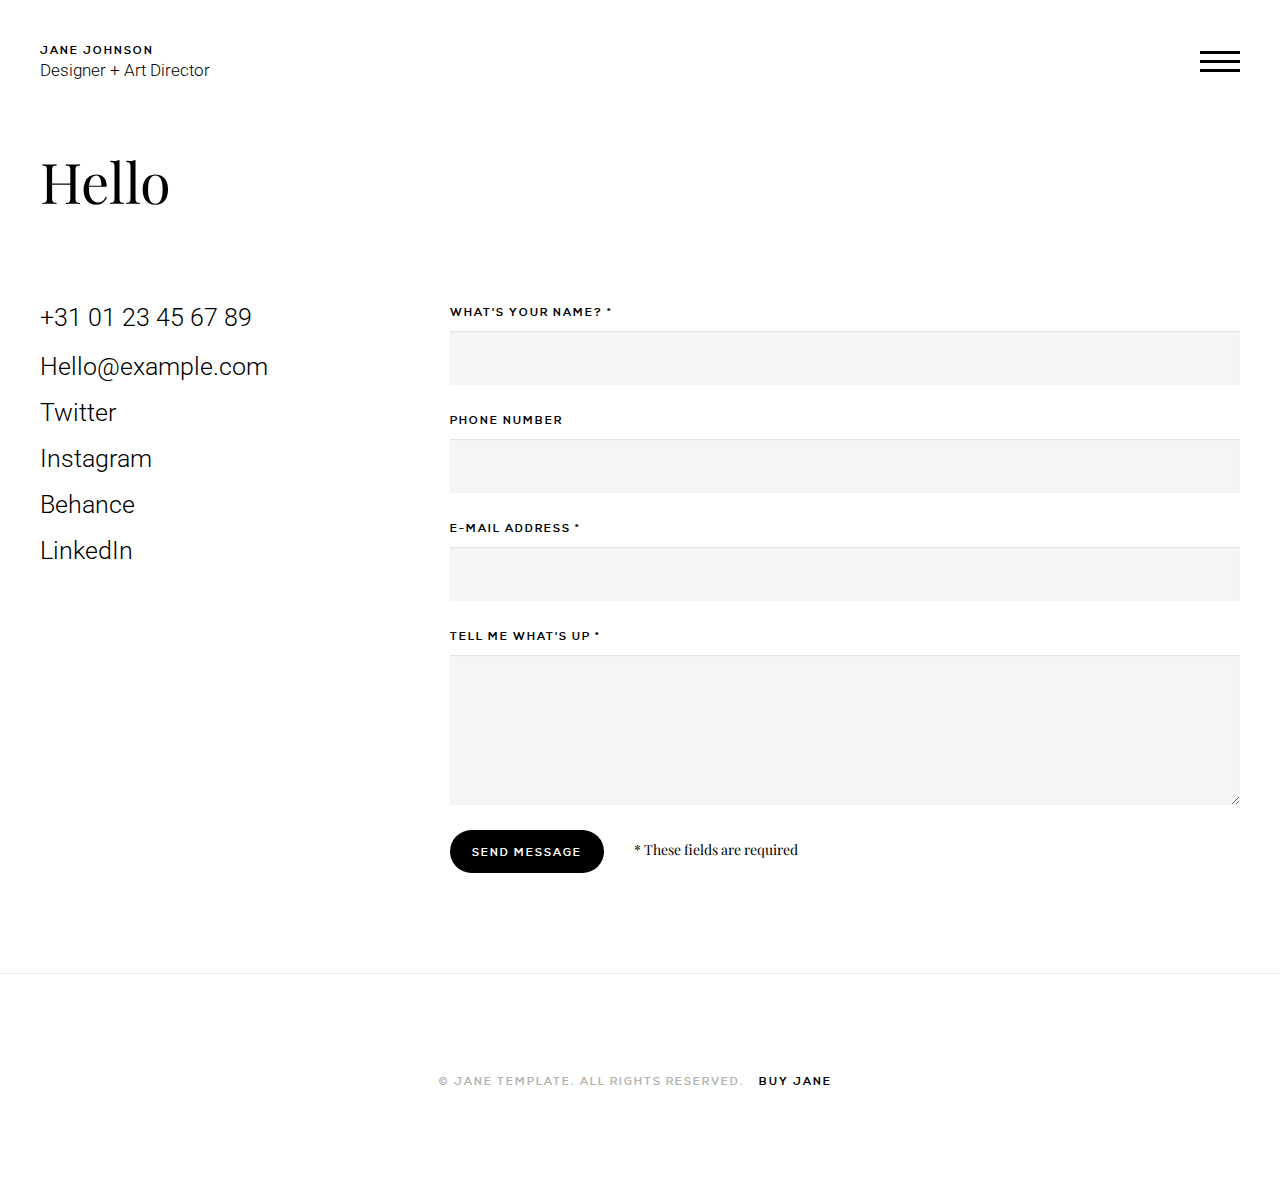
<file: pages/contact.html>
<!DOCTYPE html>
<html>
  <head>
    <title>Jane - Responsive HTML5 Portfolio Template</title>
    <meta name="viewport" content="width=device-width, initial-scale=1, maximum-scale=1">
    <meta charset="utf-8">
    <meta name="format-detection" content="telephone=no">
    <link rel="stylesheet" type="text/css" href="../css/core.css">
    <link rel="stylesheet" type="text/css" href="../css/elements.css">
    <link rel="stylesheet" type="text/css" href="../css/custom.css">
    <link rel="icon" type="image/png" href="../favicon.png?version=1">
  </head>
  <body class="preload">
    <div class="container-fluid">
      <header>
        <div class="container">
          <div class="row">
            <div class="col-md-6 col-xs-10"><a href="../index.html" class="brand">
                <div class="author">Jane Johnson</div>
                <div class="title">Designer + Art Director</div></a></div>
            <div class="col-md-6 col-xs-2">
              <div class="nav-trigger">
                <div class="bar"></div>
                <div class="bar"></div>
                <div class="bar"></div>
              </div>
            </div>
          </div>
        </div>
      </header>
      <section>
        <div class="container">
          <div class="row mb-lg">
            <div class="col-md-12">
              <h1><span class="typed">Hello</span></h1>
            </div>
          </div>
          <div class="row">
            <div class="col-md-4 contact-info">
              <p>+31 01 23 45 67 89</p><a href="mailto@hello@example.com">Hello@example.com</a><a href="#">Twitter</a><a href="#">Instagram</a><a href="#">Behance</a><a href="#">LinkedIn</a>
            </div>
            <div class="col-md-8">
              <!-- The contact form-->
              <form id="form" action="/php/mail.php" class="form mt-md">
                <label>What's your name? *</label>
                <input required type="text" name="name" class="form-control">
                <label>Phone number</label>
                <input type="text" name="phone" class="form-control">
                <label>E-mail address *</label>
                <input required type="email" name="email" class="form-control">
                <label>Tell me what's up *</label>
                <textarea required name="message" class="form-control"></textarea>
                <button id="send" type="submit" class="btn btn-default">Send message</button><span class="p-md">* These fields are required</span>
              </form>
            </div>
          </div>
        </div>
      </section>
      <!-- The type animation script-->
      <script>$(function(){$(".typed").typed({strings: ["Hello", "Hola", "こんにちは", "Ciao", "Aloha", "Hallo"],typeSpeed: 130,loop: true  });});</script>
      <footer>
        <div class="container">
          <div class="row">
            <div class="col-md-12 text-center"><span>&copy; Jane Template. All rights reserved. </span><a href="https://themeforest.net/item/jane-responsive-html5-portfolio-template/18194704">Buy Jane</a></div>
          </div>
        </div>
      </footer>
    </div>
    <aside id="navigation">
      <div class="inner">
        <div class="nav-trigger">
          <div class="bar"></div>
          <div class="bar"></div>
          <div class="bar"></div>
        </div>
        <ul class="menu">
          <li> <a href="../index.html">Work</a></li>
          <li> <a href="../pages/about.html">About</a></li>
          <li> <a href="../pages/blog.html">Blog</a></li>
          <li> <a href="../pages/contact.html">Contact</a></li>
        </ul>
        <hr>
        <p>"The most beautiful experience we can have is the mysterious. It is the fundamental emotion that stands at the cradle of true art and true science." Albert Einstein, The World as I See It, 1931 The debate between realism and anti-realism is, at least, a century old. Does Science describe the real world – or are its theories true only within a certain conceptual framework?  </p>
        <hr>
        <ul class="menu-small">
          <li> <a href="#">Instagram</a></li>
          <li> <a href="#">Facebook</a></li>
          <li> <a href="#">Behance</a></li>
        </ul>
      </div>
    </aside>
    <script src="../js/assets/jquery.js"></script>
    <script src="../js/assets/bootstrap.js"></script>
    <script src="../js/assets/imagesloaded.pkgd.min.js"></script>
    <script src="../js/assets/validation.js"></script>
    <script src="../js/assets/packery.pkgd.min.js"></script>
    <script src="../js/assets/velocity.min.js"></script>
    <script src="../js/assets/typed.min.js"></script>
    <script src="../modules/tera-lightbox/tera-lightbox.js"></script>
    <script src="../js/assets/animsition.js"></script>
    <script src="../js/functions.js"></script>
  </body>
</html>
</file>
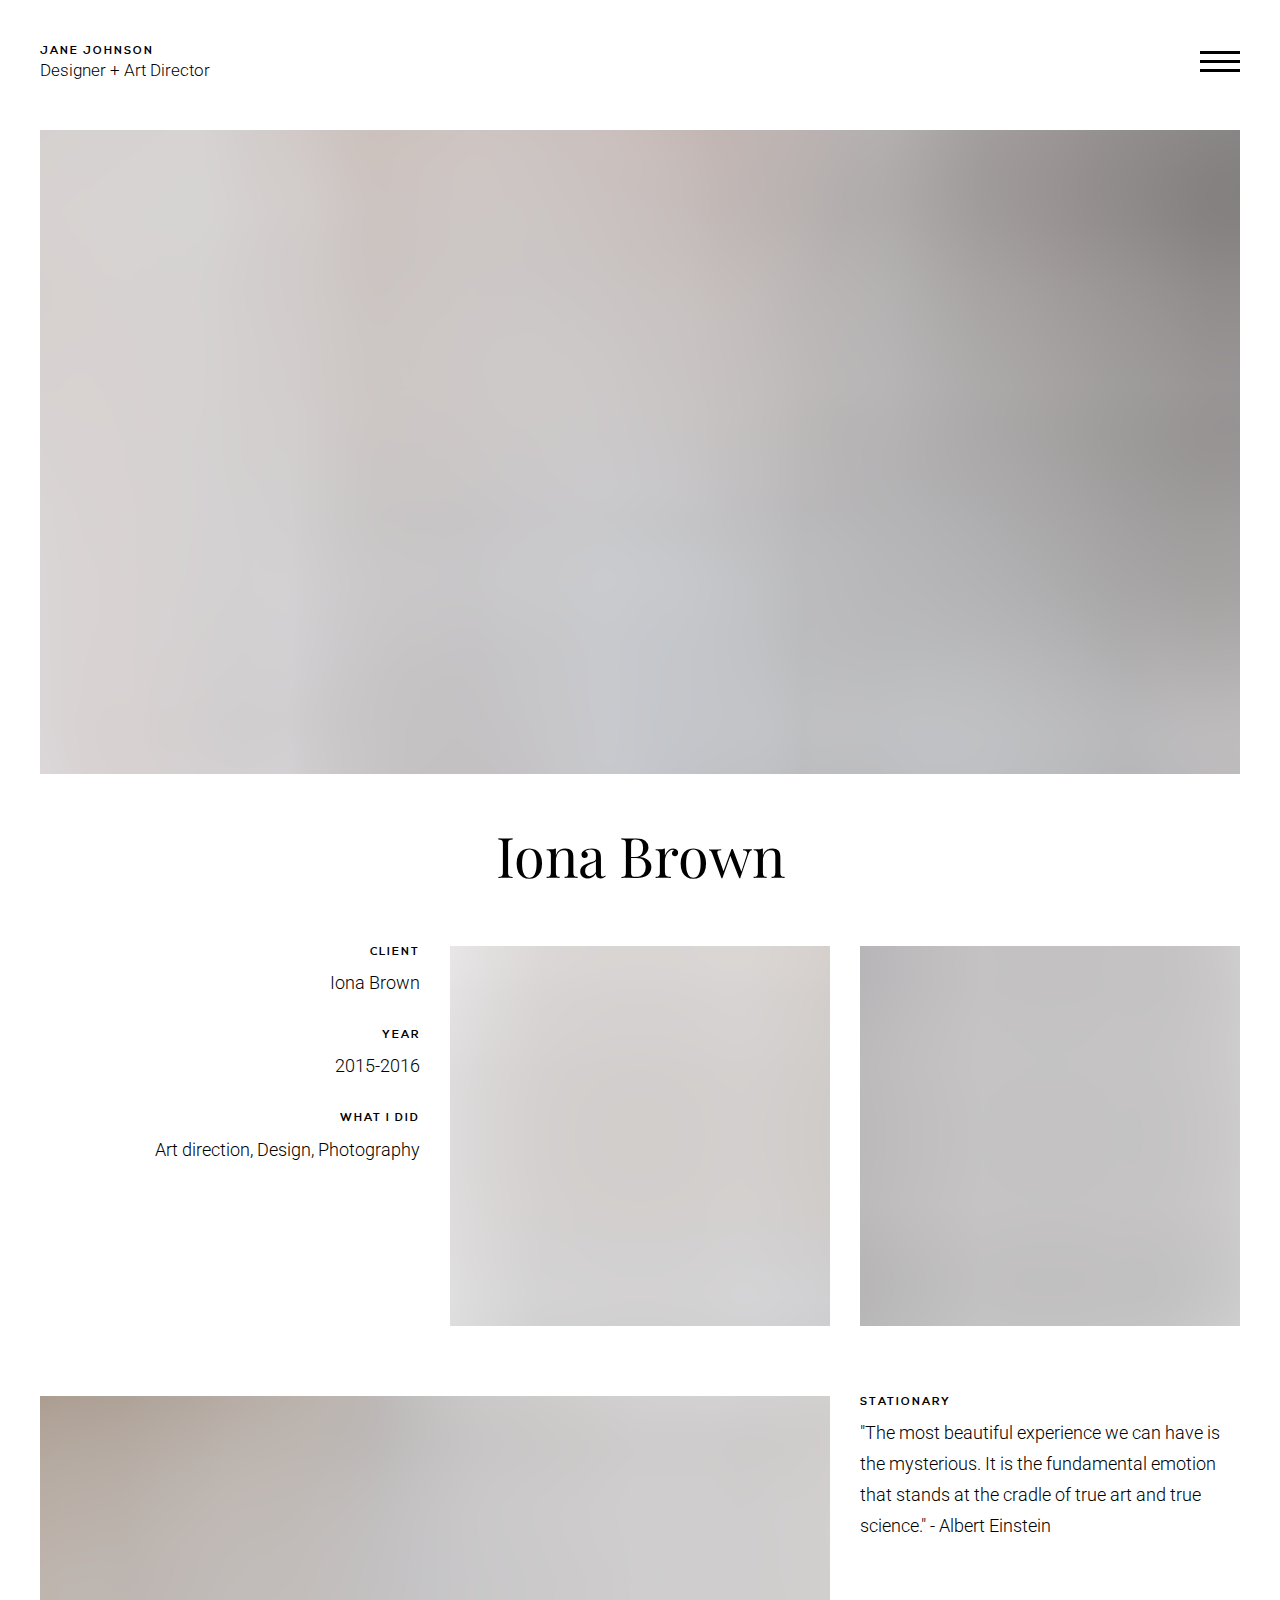
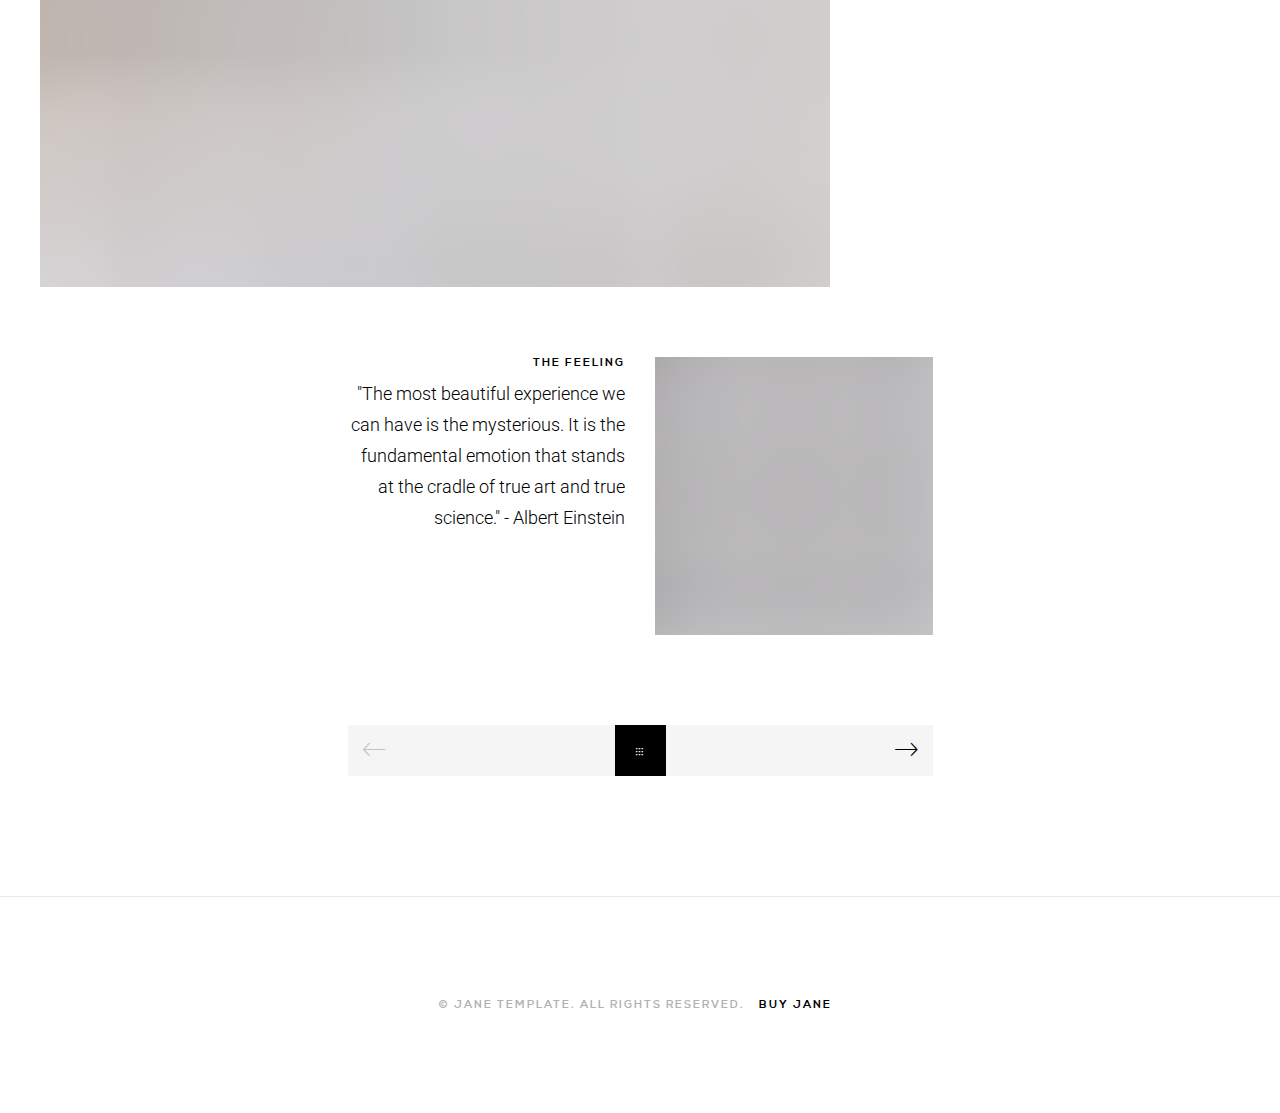
<file: pages/work-single.html>
<!DOCTYPE html>
<html>
  <head>
    <title>Jane - Responsive HTML5 Portfolio Template</title>
    <meta name="viewport" content="width=device-width, initial-scale=1, maximum-scale=1">
    <meta charset="utf-8">
    <meta name="format-detection" content="telephone=no">
    <link rel="stylesheet" type="text/css" href="../css/core.css">
    <link rel="stylesheet" type="text/css" href="../css/elements.css">
    <link rel="stylesheet" type="text/css" href="../css/custom.css">
    <link rel="icon" type="image/png" href="../favicon.png?version=1">
  </head>
  <body class="preload">
    <div class="container-fluid">
      <header>
        <div class="container">
          <div class="row">
            <div class="col-md-6 col-xs-10"><a href="../index.html" class="brand">
                <div class="author">Jane Johnson</div>
                <div class="title">Designer + Art Director</div></a></div>
            <div class="col-md-6 col-xs-2">
              <div class="nav-trigger">
                <div class="bar"></div>
                <div class="bar"></div>
                <div class="bar"></div>
              </div>
            </div>
          </div>
        </div>
      </header>
      <section>
        <div class="container content">
          <div class="row">
            <div class="col-md-12"><img alt="Jane Template - made by Themanoid" src="..//images/portfolio/single/01.png"></div>
          </div>
          <div class="row">
            <div class="col-md-12 text-center pt-md pb-lg">
              <h1>Iona Brown</h1>
            </div>
          </div>
          <div class="row">
            <div class="col-md-4 text-right pb-md">
              <h4>Client</h4>
              <p>Iona Brown</p>
              <h4>year</h4>
              <p>2015-2016</p>
              <h4>What I did</h4>
              <p>Art direction, Design, Photography</p>
            </div>
            <div class="col-md-4"><img alt="Jane Template - made by Themanoid" src="../images/portfolio/single/02.png"></div>
            <div class="col-md-4"><img alt="Jane Template - made by Themanoid" src="../images/portfolio/single/03.png"></div>
          </div>
          <div class="row pt-xl">
            <div class="col-md-8"><img alt="Jane Template - made by Themanoid" src="../images/portfolio/single/04.png"></div>
            <div class="col-md-4">
              <h4>Stationary</h4>
              <p>"The most beautiful experience we can have is the mysterious. It is the fundamental emotion that stands at the cradle of true art and true science." - Albert Einstein</p>
            </div>
          </div>
          <div class="row">
            <div class="col-md-3 col-md-offset-3 text-right">
              <h4>The feeling</h4>
              <p>"The most beautiful experience we can have is the mysterious. It is the fundamental emotion that stands at the cradle of true art and true science." - Albert Einstein </p>
            </div>
            <div class="col-md-3"><img alt="Jane Template - made by Themanoid" src="../images/portfolio/single/05.png"></div>
          </div>
          <div class="row">
            <div class="col-md-6 col-md-offset-3 text-center mt-xl">
              <div class="pagination"><a href="#" class="disabled previous ion-ios-arrow-thin-left pull-left"></a><a href="../index.html" class="btn btn-default">
                  <div class="ion-grid"></div></a><a href="#" class="next ion-ios-arrow-thin-right pull-right"> </a></div>
            </div>
          </div>
        </div>
      </section>
      <footer>
        <div class="container">
          <div class="row">
            <div class="col-md-12 text-center"><span>&copy; Jane Template. All rights reserved. </span><a href="https://themeforest.net/item/jane-responsive-html5-portfolio-template/18194704">Buy Jane</a></div>
          </div>
        </div>
      </footer>
    </div>
    <aside id="navigation">
      <div class="inner">
        <div class="nav-trigger">
          <div class="bar"></div>
          <div class="bar"></div>
          <div class="bar"></div>
        </div>
        <ul class="menu">
          <li> <a href="../index.html">Work</a></li>
          <li> <a href="../pages/about.html">About</a></li>
          <li> <a href="../pages/blog.html">Blog</a></li>
          <li> <a href="../pages/contact.html">Contact</a></li>
        </ul>
        <hr>
        <p>"The most beautiful experience we can have is the mysterious. It is the fundamental emotion that stands at the cradle of true art and true science." Albert Einstein, The World as I See It, 1931 The debate between realism and anti-realism is, at least, a century old. Does Science describe the real world – or are its theories true only within a certain conceptual framework?  </p>
        <hr>
        <ul class="menu-small">
          <li> <a href="#">Instagram</a></li>
          <li> <a href="#">Facebook</a></li>
          <li> <a href="#">Behance</a></li>
        </ul>
      </div>
    </aside>
    <script src="../js/assets/jquery.js"></script>
    <script src="../js/assets/bootstrap.js"></script>
    <script src="../js/assets/imagesloaded.pkgd.min.js"></script>
    <script src="../js/assets/validation.js"></script>
    <script src="../js/assets/packery.pkgd.min.js"></script>
    <script src="../js/assets/velocity.min.js"></script>
    <script src="../js/assets/typed.min.js"></script>
    <script src="../modules/tera-lightbox/tera-lightbox.js"></script>
    <script src="../js/assets/animsition.js"></script>
    <script src="../js/functions.js"></script>
  </body>
</html>
</file>
<file: css/elements.css>
/*----------------------

  Jane - CSS 1.0
  By Themanoid

  Table of Contents

  00.  Header
  01.  About
  02.  Contact
  03.  Navigation
  04.  Work
  05.  Footer
  06.  Blog

-----------------------*/
.toggleContainer {
  position: fixed;
  right: -100px;
  width: 200px;
  bottom: 0;
  -webkit-transition: all .3s;
  transition: all .3s;
  z-index: 99999;
  padding-left: 100px;
  padding-bottom: 40px;
}

@media screen and (max-width: 768px) {
  .toggleContainer {
    display: none;
  }
}

.toggleContainer .container-caption {
  position: absolute;
  right: 170px;
  bottom: 0;
  margin-bottom: -15px;
  -webkit-transition: all .3s;
  transition: all .3s;
}

.toggleContainer .toggle-container-btn {
  font-size: 42px;
  left: -60px;
  width: 80px;
  -webkit-transition: all .3s;
  transition: all .3s;
  position: relative;
  cursor: pointer;
}

.toggleContainer .option {
  position: relative;
  font-size: 32px;
  width: 40px;
  text-align: center;
  cursor: pointer;
  -webkit-transition: all .3s;
  transition: all .3s;
}

.toggleContainer .option span {
  position: absolute;
  right: -100%;
  padding-right: 10px;
  text-align: right;
  font-size: 11px;
  width: 100px;
  opacity: 0;
  -webkit-transition: all .3s;
  transition: all .3s;
  line-height: 42px;
}

.toggleContainer:hover .container-caption {
  margin-bottom: 65px;
}

.toggleContainer.active {
  right: -60px;
}

.toggleContainer.active .container-caption {
  margin-bottom: 65px;
  right: 130px;
}

.toggleContainer.active .toggle-container-btn {
  left: -20px;
}

.toggleContainer.active .option {
  left: -25px;
}

.toggleContainer.active .option span {
  opacity: 1;
  right: 100%;
  -webkit-transition: all .3s;
  transition: all .3s;
}

.toggleContainer.active .option:hover, .toggleContainer.active .option.active {
  -webkit-transition: all .3s;
  transition: all .3s;
  opacity: .5;
}

/* 00. Header */
header {
  padding: 40px 0;
  width: 100%;
}

@media screen and (max-width: 768px) {
  header {
    padding: 20px 0;
  }
}

header a.brand {
  color: #000;
  text-decoration: none;
  display: block;
}

header a.brand .image {
  height: 40px;
  float: left;
  margin-right: 15px;
}

@media screen and (max-width: 768px) {
  header a.brand {
    margin-top: -2px;
  }
}

header .author {
  padding-top: 3px;
  font-family: "Nexa Bold", Verdana, sans-serif;
  letter-spacing: 2px;
  text-transform: uppercase;
  font-size: 0.8em;
}

header .title {
  font-weight: 300;
  font-family: "Roboto", "Helvetica Neue", Helvetica, sans-serif;
  font-size: 1.2em;
  margin-top: 0;
}

/* 01. About */
ul.list {
  list-style: none;
  padding: 0;
  margin: 30px 0 0;
}

ul.list li {
  font-weight: 300;
  font-size: 1.1em;
  padding: 0;
  margin: 15px 0;
}

/* 02. Contact */
.contact-info {
  font-family: "Roboto", "Helvetica Neue", Helvetica, sans-serif;
  font-weight: 300;
  padding-top: 15px;
}

.contact-info a {
  display: block;
}

.contact-info p, .contact-info a {
  font-size: 1.8em;
  color: #000;
  margin: 10px 0;
}

form {
  width: 100%;
}

form label {
  font-family: "Nexa Bold", Verdana, sans-serif;
  font-weight: normal;
  text-transform: uppercase;
  letter-spacing: 2px;
  font-size: .8em;
  margin-bottom: 10px;
}

form .form-control {
  padding: 15px;
  height: auto;
  background: #f5f5f5;
  border: 0;
  border-radius: 0;
  -webkit-appearance: none;
     -moz-appearance: none;
          appearance: none;
  margin-bottom: 25px;
  font-family: "Playfair Display", Georgia, serif;
  font-size: 1.2em;
  -webkit-transition: all .3s;
  transition: all .3s;
}

@media screen and (max-width: 768px) {
  form .form-control {
    padding: 10px;
  }
}

form .form-control:focus {
  outline: none !important;
  box-shadow: inherit !important;
  background: #000;
  color: #fff;
}

form span {
  font-family: "Playfair Display", Georgia, serif;
  font-size: 1em;
}

@media screen and (max-width: 768px) {
  form span.p-md {
    display: block;
    padding: 20px 0 !important;
  }
}

form textarea.form-control {
  height: 150px;
}

/* 03. Navigation */
.nav-trigger {
  margin: 5px 0;
  float: right;
  cursor: pointer;
  -webkit-transition: all .3s;
  transition: all .3s;
  z-index: 10;
  height: 40px;
  width: 40px;
}

.nav-trigger .bar {
  width: 40px;
  height: 3px;
  background: #000;
  margin: 6px 0 0;
  -webkit-transition: all .3s;
  transition: all .3s;
}

#navigation {
  width: 500px;
  background: #000;
  position: fixed;
  top: 0;
  right: -500px;
  height: 100%;
  -webkit-transition: -webkit-transform .4s;
  transition: -webkit-transform .4s;
  transition: transform .4s;
  transition: transform .4s, -webkit-transform .4s;
}

@media screen and (max-width: 768px) {
  #navigation {
    width: 100%;
    max-width: 350px;
    overflow-y: scroll;
  }
}

#navigation .nav-trigger {
  position: absolute;
  top: -40px;
  left: -5px;
  opacity: 0;
}

#navigation .nav-trigger .bar {
  background: #fff;
  opacity: 0;
  margin: 0;
}

#navigation .nav-trigger .bar:first-child {
  margin-top: 17px;
  opacity: 1;
  -webkit-transform: rotate(45deg);
          transform: rotate(45deg);
}

#navigation .nav-trigger .bar:last-child {
  opacity: 1;
  -webkit-transform: rotate(-45deg);
          transform: rotate(-45deg);
  margin-top: -6px;
}

#navigation .inner {
  margin: 80px;
  position: relative;
  padding-top: 40px;
}

@media screen and (max-width: 768px) {
  #navigation .inner {
    margin: 60px 30px;
    padding-top: 20px;
  }
}

#navigation hr {
  opacity: .3;
  margin: 40px 0;
}

@media screen and (max-width: 768px) {
  #navigation hr {
    margin: 20px 0;
  }
}

#navigation p {
  color: #fff;
  font-size: 1em;
  opacity: .7;
  font-family: "Playfair Display", Georgia, serif;
  letter-spacing: .7px;
}

ul.menu, ul.menu-small {
  list-style: none;
  padding: 0;
  margin: 10px 0;
}

ul.menu li, ul.menu-small li {
  padding: 0;
  margin: 15px 0;
}

@media screen and (max-width: 768px) {
  ul.menu li, ul.menu-small li {
    margin: 20px 0;
    font-size: 1.2em;
  }
}

ul.menu li:first-child, ul.menu-small li:first-child {
  margin-top: 0;
}

ul.menu li:last-child, ul.menu-small li:last-child {
  margin-bottom: 0;
}

ul.menu li a, ul.menu-small li a {
  display: block;
  color: #fff;
  -webkit-transition: opacity .4s;
  transition: opacity .4s;
  font-size: 0.8em;
  font-family: "Nexa Bold", Verdana, sans-serif;
  letter-spacing: 2px;
  text-transform: uppercase;
}

ul.menu li a:hover, ul.menu-small li a:hover {
  text-decoration: none;
  opacity: .5;
}

ul.menu-small li {
  margin: 15px 10px;
  display: inline-block;
}

@media screen and (max-width: 768px) {
  ul.menu-small li {
    display: block;
    margin: 15px 0;
  }
}

ul.menu-small li:first-child {
  margin-left: 0;
}

ul.menu-small li:last-child {
  margin-right: 0;
}

body.menu-active {
  background: #333;
}

body.menu-active .toggleContainer * {
  color: #fff;
}

body.menu-active header .nav-trigger {
  opacity: 0;
}

body.menu-active #navigation .nav-trigger {
  opacity: 1;
}

body.menu-active .container-fluid {
  opacity: 0.2;
}

@media screen and (min-width: 768px) {
  body.menu-active .container-fluid {
    -webkit-transform: translateX(-500px);
            transform: translateX(-500px);
  }
}

@media screen and (max-width: 768px) {
  body.menu-active .container-fluid {
    -webkit-transform: translateX(0);
            transform: translateX(0);
  }
}

@media screen and (min-width: 768px) {
  body.menu-active #navigation {
    -webkit-transform: translateX(-500px);
            transform: translateX(-500px);
  }
}

@media screen and (max-width: 768px) {
  body.menu-active #navigation {
    -webkit-transform: translateX(-500px);
            transform: translateX(-500px);
  }
}

/* 04. Work */
@-webkit-keyframes itemIn {
  from {
    -webkit-transform: translateY(10px);
            transform: translateY(10px);
    opacity: 0;
  }
  to {
    -webkit-transform: translateY(0);
            transform: translateY(0);
    opacity: 1;
  }
}
@keyframes itemIn {
  from {
    -webkit-transform: translateY(10px);
            transform: translateY(10px);
    opacity: 0;
  }
  to {
    -webkit-transform: translateY(0);
            transform: translateY(0);
    opacity: 1;
  }
}

body.filtering .grid .item {
  -webkit-animation: none !important;
          animation: none !important;
}

.grid {
  -webkit-transition: all .3s;
  transition: all .3s;
}

.grid .item {
  text-decoration: none;
  color: #000;
  margin-bottom: 20px;
}

.grid .item .inner {
  -webkit-animation-name: itemIn;
          animation-name: itemIn;
  -webkit-animation-duration: 1s;
          animation-duration: 1s;
  -webkit-animation-fill-mode: forwards;
          animation-fill-mode: forwards;
  opacity: 0;
  margin-bottom: 30px;
  -webkit-transition: all .3s;
  transition: all .3s;
}

.grid .item:nth-of-type(1) .inner {
  -webkit-animation-delay: 0.4s;
          animation-delay: 0.4s;
}

.grid .item:nth-of-type(2) .inner {
  -webkit-animation-delay: 0.5s;
          animation-delay: 0.5s;
}

.grid .item:nth-of-type(3) .inner {
  -webkit-animation-delay: 0.6s;
          animation-delay: 0.6s;
}

.grid .item:nth-of-type(4) .inner {
  -webkit-animation-delay: 0.7s;
          animation-delay: 0.7s;
}

.grid .item:nth-of-type(5) .inner {
  -webkit-animation-delay: 0.8s;
          animation-delay: 0.8s;
}

.grid .item:nth-of-type(6) .inner {
  -webkit-animation-delay: 0.9s;
          animation-delay: 0.9s;
}

.grid .item:nth-of-type(7) .inner {
  -webkit-animation-delay: 1s;
          animation-delay: 1s;
}

.grid .item:nth-of-type(8) .inner {
  -webkit-animation-delay: 1.1s;
          animation-delay: 1.1s;
}

.grid .item:nth-of-type(9) .inner {
  -webkit-animation-delay: 1.2s;
          animation-delay: 1.2s;
}

.grid .item:nth-of-type(10) .inner {
  -webkit-animation-delay: 1.3s;
          animation-delay: 1.3s;
}

.grid .item:nth-of-type(11) .inner {
  -webkit-animation-delay: 1.4s;
          animation-delay: 1.4s;
}

.grid .item:nth-of-type(12) .inner {
  -webkit-animation-delay: 1.5s;
          animation-delay: 1.5s;
}

.grid .item:nth-of-type(13) .inner {
  -webkit-animation-delay: 1.6s;
          animation-delay: 1.6s;
}

.grid .item:nth-of-type(14) .inner {
  -webkit-animation-delay: 1.7s;
          animation-delay: 1.7s;
}

.grid .item:nth-of-type(15) .inner {
  -webkit-animation-delay: 1.8s;
          animation-delay: 1.8s;
}

.grid .item:nth-of-type(16) .inner {
  -webkit-animation-delay: 1.9s;
          animation-delay: 1.9s;
}

@media screen and (max-width: 768px) {
  .grid .item {
    margin-bottom: 20px;
  }
  .grid .item .inner {
    margin-bottom: 0;
  }
}

.grid .item .thumb {
  position: relative;
  overflow: hidden;
}

.grid .item .thumb:after {
  content: '';
  background: #000;
  position: absolute;
  width: 100%;
  height: 100%;
  top: 0;
  left: 0;
  opacity: 0;
  -webkit-transition: all .3s;
  transition: all .3s;
}

.grid .item .thumb img {
  width: 100%;
  -webkit-transition: all .3s;
  transition: all .3s;
  -webkit-backface-visibility: hidden;
}

.grid .item .caption {
  -webkit-transition: all .3s;
  transition: all .3s;
  position: relative;
}

.grid .item .caption:before, .grid .item .caption:after {
  content: '';
  left: 0;
  right: 0;
  bottom: -20px;
  height: 3px;
  position: absolute;
}

.grid .item .caption:before {
  background: rgba(0, 0, 0, 0.1);
}

.grid .item .caption:after {
  right: 100%;
  background: #000;
  -webkit-transition: all .3s;
  transition: all .3s;
}

.grid .item .caption .title {
  margin-top: 19px;
  font-size: 1.5em;
  font-weight: 300;
  line-height: 1.3;
}

@media screen and (max-width: 768px) {
  .grid .item .caption .title {
    font-size: 1.3em;
    margin-top: 10px;
  }
}

.grid .item .caption .tag {
  margin: 10px 0 20px;
  font-size: 0.8em;
  letter-spacing: 2px;
  text-transform: uppercase;
  font-family: "Nexa Bold", Verdana, sans-serif;
  -webkit-transition: all .3s;
  transition: all .3s;
}

@media screen and (max-width: 768px) {
  .grid .item .caption .tag {
    margin: 10px 0;
    font-size: 0.8em;
  }
}

.grid .item:hover .thumb:after {
  opacity: .2;
}

.grid .item:hover .caption:after {
  right: 0;
}

.filters {
  width: 100%;
  padding: 0;
  margin-bottom: 30px;
}

.filters li {
  display: inline-block;
  margin: 0 10px;
}

@media screen and (max-width: 768px) {
  .filters li {
    display: block;
    margin: 10px 0;
  }
}

.filters li:first-child {
  margin-left: 0;
}

.filters li a {
  color: #000;
  display: inline-block;
  opacity: .2;
  text-decoration: none;
  font-family: "Nexa Bold", Verdana, sans-serif;
  text-transform: uppercase;
  font-size: 11px;
  letter-spacing: 2px;
  -webkit-transition: all .3s;
  transition: all .3s;
}

.filters li a.active, .filters li a:hover {
  opacity: 1;
}

/* 05. Footer */
footer {
  border-top: 1px solid rgba(150, 150, 150, 0.2);
  padding: 100px 0;
  margin-top: 100px;
  color: #000;
  font-family: "Nexa Bold", Verdana, sans-serif;
  text-transform: uppercase;
  letter-spacing: 2px;
  font-size: 0.8em;
}

@media screen and (max-width: 768px) {
  footer {
    padding: 30px;
    margin-top: 30px;
    text-align: center;
  }
}

footer span {
  opacity: .3;
}

footer a {
  margin: 0 10px;
  color: #000;
}

/* 06. Blog */
.grid.blog .item .thumb {
  position: relative;
}

.grid.blog .item .thumb .date {
  position: absolute;
  left: 0;
  top: 0;
  font-family: "Playfair Display", Georgia, serif;
  font-size: 1.4em;
  padding: 20px 25px;
  background: #000;
  color: #fff;
}

@media screen and (max-width: 768px) {
  .grid.blog .item .thumb .date {
    padding: 10px 15px;
    font-size: 1.2em;
  }
}

.grid.blog .item:hover .thumb img {
  opacity: 1;
}

.content .search {
  border: 1px solid rgba(0, 0, 0, 0.2);
}

.content .search .form-control {
  line-height: 1.6;
  height: 40px;
  font-size: 1.1em;
  background: none !important;
  box-shadow: none !important;
  color: rgba(0, 0, 0, 0.4);
}

.content .search .form-control:focus {
  color: #000;
}

.content .search .btn {
  padding: 8px 12px 7px 14px;
  display: block;
  float: right;
  height: 40px;
  font-size: 21px;
  background: #fff !important;
  color: rgba(0, 0, 0, 0.3) !important;
}

.comments {
  margin: 20px 0;
  padding: 0;
}

@media screen and (max-width: 992px) {
  .comments {
    margin-top: 50px;
  }
}

.comments .comment {
  margin: 15px 0;
  position: relative;
}

.comments .comment p {
  font-size: 1.1em;
}

.comments .comment .thumb {
  margin-top: -15px;
  width: 65px;
}

@media screen and (max-width: 992px) {
  .comments .comment .thumb {
    margin-bottom: 15px;
  }
}

@media screen and (max-width: 768px) {
  .comments .comment .thumb {
    margin: 0 auto 30px;
  }
}

.comments .comment a {
  position: absolute;
  right: 0;
  top: 0;
  display: block;
  z-index: 2;
  color: #000;
  opacity: 0;
  -webkit-transition: all .3s;
  transition: all .3s;
}

.comments .comment a .fa-reply {
  margin-left: 5px;
}

.comments .comment a:hover {
  text-decoration: none;
}

.comments .comment:hover a {
  opacity: 1;
}

.comments .comment .message {
  margin-bottom: 40px;
}

.comments .comment .details {
  margin-bottom: 20px;
}

.comments .comment .details .date {
  font-family: "Roboto", "Helvetica Neue", Helvetica, sans-serif;
  font-size: 12px;
  letter-spacing: 2px;
  text-transform: uppercase;
}

@media screen and (max-width: 768px) {
  .comments .comment .details {
    text-align: center;
  }
}

.comments .comment .comment .thumb {
  margin-top: -5px;
  width: 50px;
}

@media screen and (max-width: 768px) {
  .comments .comment .comment {
    padding: 0 20px;
    border-left: 1px solid #f5f5f5;
  }
  .comments .comment .comment p:last-child {
    margin-bottom: 0;
  }
}

.comments .comment .comment .details {
  margin-bottom: 10px;
}

ul.label-list {
  list-style: none;
  margin: 0;
  padding: 0;
}

ul.label-list li {
  margin: 10px 0;
  font-size: 16px;
  color: #555;
  font-weight: 300;
}

@media screen and (max-width: 768px) {
  ul.label-list {
    margin-bottom: 50px;
  }
}

ul.item-list {
  list-style: none;
  margin: 20px 0 0;
  padding: 0;
}

ul.item-list li {
  margin: 12px 0;
}

ul.item-list li a, ul.item-list li span {
  color: #000;
  font-size: 1.2em;
  width: 100%;
  display: block;
  white-space: nowrap;
  overflow: hidden;
  text-overflow: ellipsis;
  position: relative;
  padding-left: 35px;
  text-decoration: none;
  -webkit-transition: all .3s;
  transition: all .3s;
  font-family: "Roboto", "Helvetica Neue", Helvetica, sans-serif;
  font-size: 1.1em;
  font-weight: 400;
}

@media screen and (max-width: 1200px) {
  ul.item-list li a, ul.item-list li span {
    width: 100%;
  }
}

ul.item-list li a:before, ul.item-list li span:before {
  content: '';
  border-top: 1px solid #000;
  -webkit-transition: all .3s;
  transition: all .3s;
  width: 10px;
  height: 1px;
  margin-top: -1px;
  left: 0;
  display: block;
  position: absolute;
  top: 50%;
}

ul.item-list li a:hover, ul.item-list li span:hover {
  padding-left: 45px;
  opacity: .5;
}

ul.item-list li a:hover:before, ul.item-list li span:hover:before {
  opacity: .5;
  width: 30px;
}

ul.item-list li a {
  font-weight: 600;
}

ul.tag-list {
  list-style: none;
  margin: 0;
  padding: 0;
  clear: both;
  float: none;
}

ul.tag-list li {
  display: inline-block;
  padding: 0;
  margin: 0;
}

.label {
  border: 1px solid rgba(0, 0, 0, 0.6);
  padding: 8px 11px 7px;
  color: #000;
  display: inline-block;
  border-radius: 0;
  float: left;
  font-weight: 400;
  font-size: 1em;
  margin: 0 2px 0 0;
  font-family: "Playfair Display", Georgia, serif;
  font-size: 14px;
}

.label:hover {
  opacity: .5;
  color: #000 !important;
}
</file>
<file: css/custom.css>
/* This stylesheet is meant for custom styles, on top of The 8 Template */
</file>
<file: css/core.css>
@charset "UTF-8";
/*--------------
---   Core   ---
---------------*/
/*!
 * Bootstrap v3.3.6 (http://getbootstrap.com)
 * Copyright 2011-2015 Twitter, Inc.
 * Licensed under MIT (https://github.com/twbs/bootstrap/blob/master/LICENSE)
 */
/*! normalize.css v3.0.3 | MIT License | github.com/necolas/normalize.css */
@import url(https://fonts.googleapis.com/css?family=Roboto:400,300,700);
@import url(https://fonts.googleapis.com/css?family=Playfair+Display);
html {
  font-family: sans-serif;
  -ms-text-size-adjust: 100%;
  -webkit-text-size-adjust: 100%;
}

body {
  margin: 0;
}

article,
aside,
details,
figcaption,
figure,
footer,
header,
hgroup,
main,
menu,
nav,
section,
summary {
  display: block;
}

audio,
canvas,
progress,
video {
  display: inline-block;
  vertical-align: baseline;
}

audio:not([controls]) {
  display: none;
  height: 0;
}

[hidden],
template {
  display: none;
}

a {
  background-color: transparent;
}

a:active,
a:hover {
  outline: 0;
}

abbr[title] {
  border-bottom: 1px dotted;
}

b,
strong {
  font-weight: bold;
}

dfn {
  font-style: italic;
}

h1 {
  font-size: 2em;
  margin: 0.67em 0;
}

mark {
  background: #ff0;
  color: #000;
}

small {
  font-size: 80%;
}

sub,
sup {
  font-size: 75%;
  line-height: 0;
  position: relative;
  vertical-align: baseline;
}

sup {
  top: -0.5em;
}

sub {
  bottom: -0.25em;
}

img {
  border: 0;
}

svg:not(:root) {
  overflow: hidden;
}

figure {
  margin: 1em 40px;
}

hr {
  box-sizing: content-box;
  height: 0;
}

pre {
  overflow: auto;
}

code,
kbd,
pre,
samp {
  font-family: monospace, monospace;
  font-size: 1em;
}

button,
input,
optgroup,
select,
textarea {
  color: inherit;
  font: inherit;
  margin: 0;
}

button {
  overflow: visible;
}

button,
select {
  text-transform: none;
}

button,
html input[type="button"],
input[type="reset"],
input[type="submit"] {
  -webkit-appearance: button;
  cursor: pointer;
}

button[disabled],
html input[disabled] {
  cursor: default;
}

button::-moz-focus-inner,
input::-moz-focus-inner {
  border: 0;
  padding: 0;
}

input {
  line-height: normal;
}

input[type="checkbox"],
input[type="radio"] {
  box-sizing: border-box;
  padding: 0;
}

input[type="number"]::-webkit-inner-spin-button,
input[type="number"]::-webkit-outer-spin-button {
  height: auto;
}

input[type="search"] {
  -webkit-appearance: textfield;
  box-sizing: content-box;
}

input[type="search"]::-webkit-search-cancel-button,
input[type="search"]::-webkit-search-decoration {
  -webkit-appearance: none;
}

fieldset {
  border: 1px solid #c0c0c0;
  margin: 0 2px;
  padding: 0.35em 0.625em 0.75em;
}

legend {
  border: 0;
  padding: 0;
}

textarea {
  overflow: auto;
}

optgroup {
  font-weight: bold;
}

table {
  border-collapse: collapse;
  border-spacing: 0;
}

td,
th {
  padding: 0;
}

/*! Source: https://github.com/h5bp/html5-boilerplate/blob/master/src/css/main.css */
@media print {
  *,
  *:before,
  *:after {
    background: transparent !important;
    color: #000 !important;
    box-shadow: none !important;
    text-shadow: none !important;
  }
  a,
  a:visited {
    text-decoration: underline;
  }
  a[href]:after {
    content: " (" attr(href) ")";
  }
  abbr[title]:after {
    content: " (" attr(title) ")";
  }
  a[href^="#"]:after,
  a[href^="javascript:"]:after {
    content: "";
  }
  pre,
  blockquote {
    border: 1px solid #999;
    page-break-inside: avoid;
  }
  thead {
    display: table-header-group;
  }
  tr,
  img {
    page-break-inside: avoid;
  }
  img {
    max-width: 100% !important;
  }
  p,
  h2,
  h3 {
    orphans: 3;
    widows: 3;
  }
  h2,
  h3 {
    page-break-after: avoid;
  }
  .navbar {
    display: none;
  }
  .btn > .caret,
  .dropup > .btn > .caret {
    border-top-color: #000 !important;
  }
  .label {
    border: 1px solid #000;
  }
  .table {
    border-collapse: collapse !important;
  }
  .table td,
  .table th {
    background-color: #fff !important;
  }
  .table-bordered th,
  .table-bordered td {
    border: 1px solid #ddd !important;
  }
}

@font-face {
  font-family: 'Glyphicons Halflings';
  src: url("../fonts/bootstrap/glyphicons-halflings-regular.eot");
  src: url("../fonts/bootstrap/glyphicons-halflings-regular.eot?#iefix") format("embedded-opentype"), url("../fonts/bootstrap/glyphicons-halflings-regular.woff2") format("woff2"), url("../fonts/bootstrap/glyphicons-halflings-regular.woff") format("woff"), url("../fonts/bootstrap/glyphicons-halflings-regular.ttf") format("truetype"), url("../fonts/bootstrap/glyphicons-halflings-regular.svg#glyphicons_halflingsregular") format("svg");
}

.glyphicon {
  position: relative;
  top: 1px;
  display: inline-block;
  font-family: 'Glyphicons Halflings';
  font-style: normal;
  font-weight: normal;
  line-height: 1;
  -webkit-font-smoothing: antialiased;
  -moz-osx-font-smoothing: grayscale;
}

.glyphicon-asterisk:before {
  content: "\002a";
}

.glyphicon-plus:before {
  content: "\002b";
}

.glyphicon-euro:before,
.glyphicon-eur:before {
  content: "\20ac";
}

.glyphicon-minus:before {
  content: "\2212";
}

.glyphicon-cloud:before {
  content: "\2601";
}

.glyphicon-envelope:before {
  content: "\2709";
}

.glyphicon-pencil:before {
  content: "\270f";
}

.glyphicon-glass:before {
  content: "\e001";
}

.glyphicon-music:before {
  content: "\e002";
}

.glyphicon-search:before {
  content: "\e003";
}

.glyphicon-heart:before {
  content: "\e005";
}

.glyphicon-star:before {
  content: "\e006";
}

.glyphicon-star-empty:before {
  content: "\e007";
}

.glyphicon-user:before {
  content: "\e008";
}

.glyphicon-film:before {
  content: "\e009";
}

.glyphicon-th-large:before {
  content: "\e010";
}

.glyphicon-th:before {
  content: "\e011";
}

.glyphicon-th-list:before {
  content: "\e012";
}

.glyphicon-ok:before {
  content: "\e013";
}

.glyphicon-remove:before {
  content: "\e014";
}

.glyphicon-zoom-in:before {
  content: "\e015";
}

.glyphicon-zoom-out:before {
  content: "\e016";
}

.glyphicon-off:before {
  content: "\e017";
}

.glyphicon-signal:before {
  content: "\e018";
}

.glyphicon-cog:before {
  content: "\e019";
}

.glyphicon-trash:before {
  content: "\e020";
}

.glyphicon-home:before {
  content: "\e021";
}

.glyphicon-file:before {
  content: "\e022";
}

.glyphicon-time:before {
  content: "\e023";
}

.glyphicon-road:before {
  content: "\e024";
}

.glyphicon-download-alt:before {
  content: "\e025";
}

.glyphicon-download:before {
  content: "\e026";
}

.glyphicon-upload:before {
  content: "\e027";
}

.glyphicon-inbox:before {
  content: "\e028";
}

.glyphicon-play-circle:before {
  content: "\e029";
}

.glyphicon-repeat:before {
  content: "\e030";
}

.glyphicon-refresh:before {
  content: "\e031";
}

.glyphicon-list-alt:before {
  content: "\e032";
}

.glyphicon-lock:before {
  content: "\e033";
}

.glyphicon-flag:before {
  content: "\e034";
}

.glyphicon-headphones:before {
  content: "\e035";
}

.glyphicon-volume-off:before {
  content: "\e036";
}

.glyphicon-volume-down:before {
  content: "\e037";
}

.glyphicon-volume-up:before {
  content: "\e038";
}

.glyphicon-qrcode:before {
  content: "\e039";
}

.glyphicon-barcode:before {
  content: "\e040";
}

.glyphicon-tag:before {
  content: "\e041";
}

.glyphicon-tags:before {
  content: "\e042";
}

.glyphicon-book:before {
  content: "\e043";
}

.glyphicon-bookmark:before {
  content: "\e044";
}

.glyphicon-print:before {
  content: "\e045";
}

.glyphicon-camera:before {
  content: "\e046";
}

.glyphicon-font:before {
  content: "\e047";
}

.glyphicon-bold:before {
  content: "\e048";
}

.glyphicon-italic:before {
  content: "\e049";
}

.glyphicon-text-height:before {
  content: "\e050";
}

.glyphicon-text-width:before {
  content: "\e051";
}

.glyphicon-align-left:before {
  content: "\e052";
}

.glyphicon-align-center:before {
  content: "\e053";
}

.glyphicon-align-right:before {
  content: "\e054";
}

.glyphicon-align-justify:before {
  content: "\e055";
}

.glyphicon-list:before {
  content: "\e056";
}

.glyphicon-indent-left:before {
  content: "\e057";
}

.glyphicon-indent-right:before {
  content: "\e058";
}

.glyphicon-facetime-video:before {
  content: "\e059";
}

.glyphicon-picture:before {
  content: "\e060";
}

.glyphicon-map-marker:before {
  content: "\e062";
}

.glyphicon-adjust:before {
  content: "\e063";
}

.glyphicon-tint:before {
  content: "\e064";
}

.glyphicon-edit:before {
  content: "\e065";
}

.glyphicon-share:before {
  content: "\e066";
}

.glyphicon-check:before {
  content: "\e067";
}

.glyphicon-move:before {
  content: "\e068";
}

.glyphicon-step-backward:before {
  content: "\e069";
}

.glyphicon-fast-backward:before {
  content: "\e070";
}

.glyphicon-backward:before {
  content: "\e071";
}

.glyphicon-play:before {
  content: "\e072";
}

.glyphicon-pause:before {
  content: "\e073";
}

.glyphicon-stop:before {
  content: "\e074";
}

.glyphicon-forward:before {
  content: "\e075";
}

.glyphicon-fast-forward:before {
  content: "\e076";
}

.glyphicon-step-forward:before {
  content: "\e077";
}

.glyphicon-eject:before {
  content: "\e078";
}

.glyphicon-chevron-left:before {
  content: "\e079";
}

.glyphicon-chevron-right:before {
  content: "\e080";
}

.glyphicon-plus-sign:before {
  content: "\e081";
}

.glyphicon-minus-sign:before {
  content: "\e082";
}

.glyphicon-remove-sign:before {
  content: "\e083";
}

.glyphicon-ok-sign:before {
  content: "\e084";
}

.glyphicon-question-sign:before {
  content: "\e085";
}

.glyphicon-info-sign:before {
  content: "\e086";
}

.glyphicon-screenshot:before {
  content: "\e087";
}

.glyphicon-remove-circle:before {
  content: "\e088";
}

.glyphicon-ok-circle:before {
  content: "\e089";
}

.glyphicon-ban-circle:before {
  content: "\e090";
}

.glyphicon-arrow-left:before {
  content: "\e091";
}

.glyphicon-arrow-right:before {
  content: "\e092";
}

.glyphicon-arrow-up:before {
  content: "\e093";
}

.glyphicon-arrow-down:before {
  content: "\e094";
}

.glyphicon-share-alt:before {
  content: "\e095";
}

.glyphicon-resize-full:before {
  content: "\e096";
}

.glyphicon-resize-small:before {
  content: "\e097";
}

.glyphicon-exclamation-sign:before {
  content: "\e101";
}

.glyphicon-gift:before {
  content: "\e102";
}

.glyphicon-leaf:before {
  content: "\e103";
}

.glyphicon-fire:before {
  content: "\e104";
}

.glyphicon-eye-open:before {
  content: "\e105";
}

.glyphicon-eye-close:before {
  content: "\e106";
}

.glyphicon-warning-sign:before {
  content: "\e107";
}

.glyphicon-plane:before {
  content: "\e108";
}

.glyphicon-calendar:before {
  content: "\e109";
}

.glyphicon-random:before {
  content: "\e110";
}

.glyphicon-comment:before {
  content: "\e111";
}

.glyphicon-magnet:before {
  content: "\e112";
}

.glyphicon-chevron-up:before {
  content: "\e113";
}

.glyphicon-chevron-down:before {
  content: "\e114";
}

.glyphicon-retweet:before {
  content: "\e115";
}

.glyphicon-shopping-cart:before {
  content: "\e116";
}

.glyphicon-folder-close:before {
  content: "\e117";
}

.glyphicon-folder-open:before {
  content: "\e118";
}

.glyphicon-resize-vertical:before {
  content: "\e119";
}

.glyphicon-resize-horizontal:before {
  content: "\e120";
}

.glyphicon-hdd:before {
  content: "\e121";
}

.glyphicon-bullhorn:before {
  content: "\e122";
}

.glyphicon-bell:before {
  content: "\e123";
}

.glyphicon-certificate:before {
  content: "\e124";
}

.glyphicon-thumbs-up:before {
  content: "\e125";
}

.glyphicon-thumbs-down:before {
  content: "\e126";
}

.glyphicon-hand-right:before {
  content: "\e127";
}

.glyphicon-hand-left:before {
  content: "\e128";
}

.glyphicon-hand-up:before {
  content: "\e129";
}

.glyphicon-hand-down:before {
  content: "\e130";
}

.glyphicon-circle-arrow-right:before {
  content: "\e131";
}

.glyphicon-circle-arrow-left:before {
  content: "\e132";
}

.glyphicon-circle-arrow-up:before {
  content: "\e133";
}

.glyphicon-circle-arrow-down:before {
  content: "\e134";
}

.glyphicon-globe:before {
  content: "\e135";
}

.glyphicon-wrench:before {
  content: "\e136";
}

.glyphicon-tasks:before {
  content: "\e137";
}

.glyphicon-filter:before {
  content: "\e138";
}

.glyphicon-briefcase:before {
  content: "\e139";
}

.glyphicon-fullscreen:before {
  content: "\e140";
}

.glyphicon-dashboard:before {
  content: "\e141";
}

.glyphicon-paperclip:before {
  content: "\e142";
}

.glyphicon-heart-empty:before {
  content: "\e143";
}

.glyphicon-link:before {
  content: "\e144";
}

.glyphicon-phone:before {
  content: "\e145";
}

.glyphicon-pushpin:before {
  content: "\e146";
}

.glyphicon-usd:before {
  content: "\e148";
}

.glyphicon-gbp:before {
  content: "\e149";
}

.glyphicon-sort:before {
  content: "\e150";
}

.glyphicon-sort-by-alphabet:before {
  content: "\e151";
}

.glyphicon-sort-by-alphabet-alt:before {
  content: "\e152";
}

.glyphicon-sort-by-order:before {
  content: "\e153";
}

.glyphicon-sort-by-order-alt:before {
  content: "\e154";
}

.glyphicon-sort-by-attributes:before {
  content: "\e155";
}

.glyphicon-sort-by-attributes-alt:before {
  content: "\e156";
}

.glyphicon-unchecked:before {
  content: "\e157";
}

.glyphicon-expand:before {
  content: "\e158";
}

.glyphicon-collapse-down:before {
  content: "\e159";
}

.glyphicon-collapse-up:before {
  content: "\e160";
}

.glyphicon-log-in:before {
  content: "\e161";
}

.glyphicon-flash:before {
  content: "\e162";
}

.glyphicon-log-out:before {
  content: "\e163";
}

.glyphicon-new-window:before {
  content: "\e164";
}

.glyphicon-record:before {
  content: "\e165";
}

.glyphicon-save:before {
  content: "\e166";
}

.glyphicon-open:before {
  content: "\e167";
}

.glyphicon-saved:before {
  content: "\e168";
}

.glyphicon-import:before {
  content: "\e169";
}

.glyphicon-export:before {
  content: "\e170";
}

.glyphicon-send:before {
  content: "\e171";
}

.glyphicon-floppy-disk:before {
  content: "\e172";
}

.glyphicon-floppy-saved:before {
  content: "\e173";
}

.glyphicon-floppy-remove:before {
  content: "\e174";
}

.glyphicon-floppy-save:before {
  content: "\e175";
}

.glyphicon-floppy-open:before {
  content: "\e176";
}

.glyphicon-credit-card:before {
  content: "\e177";
}

.glyphicon-transfer:before {
  content: "\e178";
}

.glyphicon-cutlery:before {
  content: "\e179";
}

.glyphicon-header:before {
  content: "\e180";
}

.glyphicon-compressed:before {
  content: "\e181";
}

.glyphicon-earphone:before {
  content: "\e182";
}

.glyphicon-phone-alt:before {
  content: "\e183";
}

.glyphicon-tower:before {
  content: "\e184";
}

.glyphicon-stats:before {
  content: "\e185";
}

.glyphicon-sd-video:before {
  content: "\e186";
}

.glyphicon-hd-video:before {
  content: "\e187";
}

.glyphicon-subtitles:before {
  content: "\e188";
}

.glyphicon-sound-stereo:before {
  content: "\e189";
}

.glyphicon-sound-dolby:before {
  content: "\e190";
}

.glyphicon-sound-5-1:before {
  content: "\e191";
}

.glyphicon-sound-6-1:before {
  content: "\e192";
}

.glyphicon-sound-7-1:before {
  content: "\e193";
}

.glyphicon-copyright-mark:before {
  content: "\e194";
}

.glyphicon-registration-mark:before {
  content: "\e195";
}

.glyphicon-cloud-download:before {
  content: "\e197";
}

.glyphicon-cloud-upload:before {
  content: "\e198";
}

.glyphicon-tree-conifer:before {
  content: "\e199";
}

.glyphicon-tree-deciduous:before {
  content: "\e200";
}

.glyphicon-cd:before {
  content: "\e201";
}

.glyphicon-save-file:before {
  content: "\e202";
}

.glyphicon-open-file:before {
  content: "\e203";
}

.glyphicon-level-up:before {
  content: "\e204";
}

.glyphicon-copy:before {
  content: "\e205";
}

.glyphicon-paste:before {
  content: "\e206";
}

.glyphicon-alert:before {
  content: "\e209";
}

.glyphicon-equalizer:before {
  content: "\e210";
}

.glyphicon-king:before {
  content: "\e211";
}

.glyphicon-queen:before {
  content: "\e212";
}

.glyphicon-pawn:before {
  content: "\e213";
}

.glyphicon-bishop:before {
  content: "\e214";
}

.glyphicon-knight:before {
  content: "\e215";
}

.glyphicon-baby-formula:before {
  content: "\e216";
}

.glyphicon-tent:before {
  content: "\26fa";
}

.glyphicon-blackboard:before {
  content: "\e218";
}

.glyphicon-bed:before {
  content: "\e219";
}

.glyphicon-apple:before {
  content: "\f8ff";
}

.glyphicon-erase:before {
  content: "\e221";
}

.glyphicon-hourglass:before {
  content: "\231b";
}

.glyphicon-lamp:before {
  content: "\e223";
}

.glyphicon-duplicate:before {
  content: "\e224";
}

.glyphicon-piggy-bank:before {
  content: "\e225";
}

.glyphicon-scissors:before {
  content: "\e226";
}

.glyphicon-bitcoin:before {
  content: "\e227";
}

.glyphicon-btc:before {
  content: "\e227";
}

.glyphicon-xbt:before {
  content: "\e227";
}

.glyphicon-yen:before {
  content: "\00a5";
}

.glyphicon-jpy:before {
  content: "\00a5";
}

.glyphicon-ruble:before {
  content: "\20bd";
}

.glyphicon-rub:before {
  content: "\20bd";
}

.glyphicon-scale:before {
  content: "\e230";
}

.glyphicon-ice-lolly:before {
  content: "\e231";
}

.glyphicon-ice-lolly-tasted:before {
  content: "\e232";
}

.glyphicon-education:before {
  content: "\e233";
}

.glyphicon-option-horizontal:before {
  content: "\e234";
}

.glyphicon-option-vertical:before {
  content: "\e235";
}

.glyphicon-menu-hamburger:before {
  content: "\e236";
}

.glyphicon-modal-window:before {
  content: "\e237";
}

.glyphicon-oil:before {
  content: "\e238";
}

.glyphicon-grain:before {
  content: "\e239";
}

.glyphicon-sunglasses:before {
  content: "\e240";
}

.glyphicon-text-size:before {
  content: "\e241";
}

.glyphicon-text-color:before {
  content: "\e242";
}

.glyphicon-text-background:before {
  content: "\e243";
}

.glyphicon-object-align-top:before {
  content: "\e244";
}

.glyphicon-object-align-bottom:before {
  content: "\e245";
}

.glyphicon-object-align-horizontal:before {
  content: "\e246";
}

.glyphicon-object-align-left:before {
  content: "\e247";
}

.glyphicon-object-align-vertical:before {
  content: "\e248";
}

.glyphicon-object-align-right:before {
  content: "\e249";
}

.glyphicon-triangle-right:before {
  content: "\e250";
}

.glyphicon-triangle-left:before {
  content: "\e251";
}

.glyphicon-triangle-bottom:before {
  content: "\e252";
}

.glyphicon-triangle-top:before {
  content: "\e253";
}

.glyphicon-console:before {
  content: "\e254";
}

.glyphicon-superscript:before {
  content: "\e255";
}

.glyphicon-subscript:before {
  content: "\e256";
}

.glyphicon-menu-left:before {
  content: "\e257";
}

.glyphicon-menu-right:before {
  content: "\e258";
}

.glyphicon-menu-down:before {
  content: "\e259";
}

.glyphicon-menu-up:before {
  content: "\e260";
}

* {
  box-sizing: border-box;
}

*:before,
*:after {
  box-sizing: border-box;
}

html {
  font-size: 10px;
  -webkit-tap-highlight-color: transparent;
}

body {
  font-family: "Helvetica Neue", Helvetica, Arial, sans-serif;
  font-size: 14px;
  line-height: 1.42857;
  color: #333333;
  background-color: #fff;
}

input,
button,
select,
textarea {
  font-family: inherit;
  font-size: inherit;
  line-height: inherit;
}

a {
  color: #337ab7;
  text-decoration: none;
}

a:hover, a:focus {
  color: #23527c;
  text-decoration: underline;
}

a:focus {
  outline: thin dotted;
  outline: 5px auto -webkit-focus-ring-color;
  outline-offset: -2px;
}

figure {
  margin: 0;
}

img {
  vertical-align: middle;
}

.img-responsive {
  display: block;
  max-width: 100%;
  height: auto;
}

.img-rounded {
  border-radius: 6px;
}

.img-thumbnail {
  padding: 4px;
  line-height: 1.42857;
  background-color: #fff;
  border: 1px solid #ddd;
  border-radius: 4px;
  -webkit-transition: all 0.2s ease-in-out;
  transition: all 0.2s ease-in-out;
  display: inline-block;
  max-width: 100%;
  height: auto;
}

.img-circle {
  border-radius: 50%;
}

hr {
  margin-top: 20px;
  margin-bottom: 20px;
  border: 0;
  border-top: 1px solid #eeeeee;
}

.sr-only {
  position: absolute;
  width: 1px;
  height: 1px;
  margin: -1px;
  padding: 0;
  overflow: hidden;
  clip: rect(0, 0, 0, 0);
  border: 0;
}

.sr-only-focusable:active, .sr-only-focusable:focus {
  position: static;
  width: auto;
  height: auto;
  margin: 0;
  overflow: visible;
  clip: auto;
}

[role="button"] {
  cursor: pointer;
}

h1, h2, h3, h4, h5, h6,
.h1, .h2, .h3, .h4, .h5, .h6 {
  font-family: inherit;
  font-weight: 500;
  line-height: 1.1;
  color: inherit;
}

h1 small,
h1 .small, h2 small,
h2 .small, h3 small,
h3 .small, h4 small,
h4 .small, h5 small,
h5 .small, h6 small,
h6 .small,
.h1 small,
.h1 .small, .h2 small,
.h2 .small, .h3 small,
.h3 .small, .h4 small,
.h4 .small, .h5 small,
.h5 .small, .h6 small,
.h6 .small {
  font-weight: normal;
  line-height: 1;
  color: #777777;
}

h1, .h1,
h2, .h2,
h3, .h3 {
  margin-top: 20px;
  margin-bottom: 10px;
}

h1 small,
h1 .small, .h1 small,
.h1 .small,
h2 small,
h2 .small, .h2 small,
.h2 .small,
h3 small,
h3 .small, .h3 small,
.h3 .small {
  font-size: 65%;
}

h4, .h4,
h5, .h5,
h6, .h6 {
  margin-top: 10px;
  margin-bottom: 10px;
}

h4 small,
h4 .small, .h4 small,
.h4 .small,
h5 small,
h5 .small, .h5 small,
.h5 .small,
h6 small,
h6 .small, .h6 small,
.h6 .small {
  font-size: 75%;
}

h1, .h1 {
  font-size: 36px;
}

h2, .h2 {
  font-size: 30px;
}

h3, .h3 {
  font-size: 24px;
}

h4, .h4 {
  font-size: 18px;
}

h5, .h5 {
  font-size: 14px;
}

h6, .h6 {
  font-size: 12px;
}

p {
  margin: 0 0 10px;
}

.lead {
  margin-bottom: 20px;
  font-size: 16px;
  font-weight: 300;
  line-height: 1.4;
}

@media (min-width: 768px) {
  .lead {
    font-size: 21px;
  }
}

small,
.small {
  font-size: 85%;
}

mark,
.mark {
  background-color: #fcf8e3;
  padding: .2em;
}

.text-left {
  text-align: left;
}

.text-right {
  text-align: right;
}

.text-center {
  text-align: center;
}

.text-justify {
  text-align: justify;
}

.text-nowrap {
  white-space: nowrap;
}

.text-lowercase {
  text-transform: lowercase;
}

.text-uppercase, .initialism {
  text-transform: uppercase;
}

.text-capitalize {
  text-transform: capitalize;
}

.text-muted {
  color: #777777;
}

.text-primary {
  color: #337ab7;
}

a.text-primary:hover,
a.text-primary:focus {
  color: #286090;
}

.text-success {
  color: #3c763d;
}

a.text-success:hover,
a.text-success:focus {
  color: #2b542c;
}

.text-info {
  color: #31708f;
}

a.text-info:hover,
a.text-info:focus {
  color: #245269;
}

.text-warning {
  color: #8a6d3b;
}

a.text-warning:hover,
a.text-warning:focus {
  color: #66512c;
}

.text-danger {
  color: #a94442;
}

a.text-danger:hover,
a.text-danger:focus {
  color: #843534;
}

.bg-primary {
  color: #fff;
}

.bg-primary {
  background-color: #337ab7;
}

a.bg-primary:hover,
a.bg-primary:focus {
  background-color: #286090;
}

.bg-success {
  background-color: #dff0d8;
}

a.bg-success:hover,
a.bg-success:focus {
  background-color: #c1e2b3;
}

.bg-info {
  background-color: #d9edf7;
}

a.bg-info:hover,
a.bg-info:focus {
  background-color: #afd9ee;
}

.bg-warning {
  background-color: #fcf8e3;
}

a.bg-warning:hover,
a.bg-warning:focus {
  background-color: #f7ecb5;
}

.bg-danger {
  background-color: #f2dede;
}

a.bg-danger:hover,
a.bg-danger:focus {
  background-color: #e4b9b9;
}

.page-header {
  padding-bottom: 9px;
  margin: 40px 0 20px;
  border-bottom: 1px solid #eeeeee;
}

ul,
ol {
  margin-top: 0;
  margin-bottom: 10px;
}

ul ul,
ul ol,
ol ul,
ol ol {
  margin-bottom: 0;
}

.list-unstyled {
  padding-left: 0;
  list-style: none;
}

.list-inline {
  padding-left: 0;
  list-style: none;
  margin-left: -5px;
}

.list-inline > li {
  display: inline-block;
  padding-left: 5px;
  padding-right: 5px;
}

dl {
  margin-top: 0;
  margin-bottom: 20px;
}

dt,
dd {
  line-height: 1.42857;
}

dt {
  font-weight: bold;
}

dd {
  margin-left: 0;
}

.dl-horizontal dd:before, .dl-horizontal dd:after {
  content: " ";
  display: table;
}

.dl-horizontal dd:after {
  clear: both;
}

@media (min-width: 768px) {
  .dl-horizontal dt {
    float: left;
    width: 160px;
    clear: left;
    text-align: right;
    overflow: hidden;
    text-overflow: ellipsis;
    white-space: nowrap;
  }
  .dl-horizontal dd {
    margin-left: 180px;
  }
}

abbr[title],
abbr[data-original-title] {
  cursor: help;
  border-bottom: 1px dotted #777777;
}

.initialism {
  font-size: 90%;
}

blockquote {
  padding: 10px 20px;
  margin: 0 0 20px;
  font-size: 17.5px;
  border-left: 5px solid #eeeeee;
}

blockquote p:last-child,
blockquote ul:last-child,
blockquote ol:last-child {
  margin-bottom: 0;
}

blockquote footer,
blockquote small,
blockquote .small {
  display: block;
  font-size: 80%;
  line-height: 1.42857;
  color: #777777;
}

blockquote footer:before,
blockquote small:before,
blockquote .small:before {
  content: '\2014 \00A0';
}

.blockquote-reverse,
blockquote.pull-right {
  padding-right: 15px;
  padding-left: 0;
  border-right: 5px solid #eeeeee;
  border-left: 0;
  text-align: right;
}

.blockquote-reverse footer:before,
.blockquote-reverse small:before,
.blockquote-reverse .small:before,
blockquote.pull-right footer:before,
blockquote.pull-right small:before,
blockquote.pull-right .small:before {
  content: '';
}

.blockquote-reverse footer:after,
.blockquote-reverse small:after,
.blockquote-reverse .small:after,
blockquote.pull-right footer:after,
blockquote.pull-right small:after,
blockquote.pull-right .small:after {
  content: '\00A0 \2014';
}

address {
  margin-bottom: 20px;
  font-style: normal;
  line-height: 1.42857;
}

code,
kbd,
pre,
samp {
  font-family: Menlo, Monaco, Consolas, "Courier New", monospace;
}

code {
  padding: 2px 4px;
  font-size: 90%;
  color: #c7254e;
  background-color: #f9f2f4;
  border-radius: 4px;
}

kbd {
  padding: 2px 4px;
  font-size: 90%;
  color: #fff;
  background-color: #333;
  border-radius: 3px;
  box-shadow: inset 0 -1px 0 rgba(0, 0, 0, 0.25);
}

kbd kbd {
  padding: 0;
  font-size: 100%;
  font-weight: bold;
  box-shadow: none;
}

pre {
  display: block;
  padding: 9.5px;
  margin: 0 0 10px;
  font-size: 13px;
  line-height: 1.42857;
  word-break: break-all;
  word-wrap: break-word;
  color: #333333;
  background-color: #f5f5f5;
  border: 1px solid #ccc;
  border-radius: 4px;
}

pre code {
  padding: 0;
  font-size: inherit;
  color: inherit;
  white-space: pre-wrap;
  background-color: transparent;
  border-radius: 0;
}

.pre-scrollable {
  max-height: 340px;
  overflow-y: scroll;
}

.container {
  margin-right: auto;
  margin-left: auto;
  padding-left: 15px;
  padding-right: 15px;
}

.container:before, .container:after {
  content: " ";
  display: table;
}

.container:after {
  clear: both;
}

@media (min-width: 768px) {
  .container {
    width: 750px;
  }
}

@media (min-width: 992px) {
  .container {
    width: 970px;
  }
}

@media (min-width: 1200px) {
  .container {
    width: 1230px;
  }
}

.container-fluid {
  margin-right: auto;
  margin-left: auto;
  padding-left: 15px;
  padding-right: 15px;
}

.container-fluid:before, .container-fluid:after {
  content: " ";
  display: table;
}

.container-fluid:after {
  clear: both;
}

.row {
  margin-left: -15px;
  margin-right: -15px;
}

.row:before, .row:after {
  content: " ";
  display: table;
}

.row:after {
  clear: both;
}

.col-xs-1, .col-sm-1, .col-md-1, .col-lg-1, .col-xs-2, .col-sm-2, .col-md-2, .col-lg-2, .col-xs-3, .col-sm-3, .col-md-3, .col-lg-3, .col-xs-4, .col-sm-4, .col-md-4, .col-lg-4, .col-xs-5, .col-sm-5, .col-md-5, .col-lg-5, .col-xs-6, .col-sm-6, .col-md-6, .col-lg-6, .col-xs-7, .col-sm-7, .col-md-7, .col-lg-7, .col-xs-8, .col-sm-8, .col-md-8, .col-lg-8, .col-xs-9, .col-sm-9, .col-md-9, .col-lg-9, .col-xs-10, .col-sm-10, .col-md-10, .col-lg-10, .col-xs-11, .col-sm-11, .col-md-11, .col-lg-11, .col-xs-12, .col-sm-12, .col-md-12, .col-lg-12 {
  position: relative;
  min-height: 1px;
  padding-left: 15px;
  padding-right: 15px;
}

.col-xs-1, .col-xs-2, .col-xs-3, .col-xs-4, .col-xs-5, .col-xs-6, .col-xs-7, .col-xs-8, .col-xs-9, .col-xs-10, .col-xs-11, .col-xs-12 {
  float: left;
}

.col-xs-1 {
  width: 8.33333%;
}

.col-xs-2 {
  width: 16.66667%;
}

.col-xs-3 {
  width: 25%;
}

.col-xs-4 {
  width: 33.33333%;
}

.col-xs-5 {
  width: 41.66667%;
}

.col-xs-6 {
  width: 50%;
}

.col-xs-7 {
  width: 58.33333%;
}

.col-xs-8 {
  width: 66.66667%;
}

.col-xs-9 {
  width: 75%;
}

.col-xs-10 {
  width: 83.33333%;
}

.col-xs-11 {
  width: 91.66667%;
}

.col-xs-12 {
  width: 100%;
}

.col-xs-pull-0 {
  right: auto;
}

.col-xs-pull-1 {
  right: 8.33333%;
}

.col-xs-pull-2 {
  right: 16.66667%;
}

.col-xs-pull-3 {
  right: 25%;
}

.col-xs-pull-4 {
  right: 33.33333%;
}

.col-xs-pull-5 {
  right: 41.66667%;
}

.col-xs-pull-6 {
  right: 50%;
}

.col-xs-pull-7 {
  right: 58.33333%;
}

.col-xs-pull-8 {
  right: 66.66667%;
}

.col-xs-pull-9 {
  right: 75%;
}

.col-xs-pull-10 {
  right: 83.33333%;
}

.col-xs-pull-11 {
  right: 91.66667%;
}

.col-xs-pull-12 {
  right: 100%;
}

.col-xs-push-0 {
  left: auto;
}

.col-xs-push-1 {
  left: 8.33333%;
}

.col-xs-push-2 {
  left: 16.66667%;
}

.col-xs-push-3 {
  left: 25%;
}

.col-xs-push-4 {
  left: 33.33333%;
}

.col-xs-push-5 {
  left: 41.66667%;
}

.col-xs-push-6 {
  left: 50%;
}

.col-xs-push-7 {
  left: 58.33333%;
}

.col-xs-push-8 {
  left: 66.66667%;
}

.col-xs-push-9 {
  left: 75%;
}

.col-xs-push-10 {
  left: 83.33333%;
}

.col-xs-push-11 {
  left: 91.66667%;
}

.col-xs-push-12 {
  left: 100%;
}

.col-xs-offset-0 {
  margin-left: 0%;
}

.col-xs-offset-1 {
  margin-left: 8.33333%;
}

.col-xs-offset-2 {
  margin-left: 16.66667%;
}

.col-xs-offset-3 {
  margin-left: 25%;
}

.col-xs-offset-4 {
  margin-left: 33.33333%;
}

.col-xs-offset-5 {
  margin-left: 41.66667%;
}

.col-xs-offset-6 {
  margin-left: 50%;
}

.col-xs-offset-7 {
  margin-left: 58.33333%;
}

.col-xs-offset-8 {
  margin-left: 66.66667%;
}

.col-xs-offset-9 {
  margin-left: 75%;
}

.col-xs-offset-10 {
  margin-left: 83.33333%;
}

.col-xs-offset-11 {
  margin-left: 91.66667%;
}

.col-xs-offset-12 {
  margin-left: 100%;
}

@media (min-width: 768px) {
  .col-sm-1, .col-sm-2, .col-sm-3, .col-sm-4, .col-sm-5, .col-sm-6, .col-sm-7, .col-sm-8, .col-sm-9, .col-sm-10, .col-sm-11, .col-sm-12 {
    float: left;
  }
  .col-sm-1 {
    width: 8.33333%;
  }
  .col-sm-2 {
    width: 16.66667%;
  }
  .col-sm-3 {
    width: 25%;
  }
  .col-sm-4 {
    width: 33.33333%;
  }
  .col-sm-5 {
    width: 41.66667%;
  }
  .col-sm-6 {
    width: 50%;
  }
  .col-sm-7 {
    width: 58.33333%;
  }
  .col-sm-8 {
    width: 66.66667%;
  }
  .col-sm-9 {
    width: 75%;
  }
  .col-sm-10 {
    width: 83.33333%;
  }
  .col-sm-11 {
    width: 91.66667%;
  }
  .col-sm-12 {
    width: 100%;
  }
  .col-sm-pull-0 {
    right: auto;
  }
  .col-sm-pull-1 {
    right: 8.33333%;
  }
  .col-sm-pull-2 {
    right: 16.66667%;
  }
  .col-sm-pull-3 {
    right: 25%;
  }
  .col-sm-pull-4 {
    right: 33.33333%;
  }
  .col-sm-pull-5 {
    right: 41.66667%;
  }
  .col-sm-pull-6 {
    right: 50%;
  }
  .col-sm-pull-7 {
    right: 58.33333%;
  }
  .col-sm-pull-8 {
    right: 66.66667%;
  }
  .col-sm-pull-9 {
    right: 75%;
  }
  .col-sm-pull-10 {
    right: 83.33333%;
  }
  .col-sm-pull-11 {
    right: 91.66667%;
  }
  .col-sm-pull-12 {
    right: 100%;
  }
  .col-sm-push-0 {
    left: auto;
  }
  .col-sm-push-1 {
    left: 8.33333%;
  }
  .col-sm-push-2 {
    left: 16.66667%;
  }
  .col-sm-push-3 {
    left: 25%;
  }
  .col-sm-push-4 {
    left: 33.33333%;
  }
  .col-sm-push-5 {
    left: 41.66667%;
  }
  .col-sm-push-6 {
    left: 50%;
  }
  .col-sm-push-7 {
    left: 58.33333%;
  }
  .col-sm-push-8 {
    left: 66.66667%;
  }
  .col-sm-push-9 {
    left: 75%;
  }
  .col-sm-push-10 {
    left: 83.33333%;
  }
  .col-sm-push-11 {
    left: 91.66667%;
  }
  .col-sm-push-12 {
    left: 100%;
  }
  .col-sm-offset-0 {
    margin-left: 0%;
  }
  .col-sm-offset-1 {
    margin-left: 8.33333%;
  }
  .col-sm-offset-2 {
    margin-left: 16.66667%;
  }
  .col-sm-offset-3 {
    margin-left: 25%;
  }
  .col-sm-offset-4 {
    margin-left: 33.33333%;
  }
  .col-sm-offset-5 {
    margin-left: 41.66667%;
  }
  .col-sm-offset-6 {
    margin-left: 50%;
  }
  .col-sm-offset-7 {
    margin-left: 58.33333%;
  }
  .col-sm-offset-8 {
    margin-left: 66.66667%;
  }
  .col-sm-offset-9 {
    margin-left: 75%;
  }
  .col-sm-offset-10 {
    margin-left: 83.33333%;
  }
  .col-sm-offset-11 {
    margin-left: 91.66667%;
  }
  .col-sm-offset-12 {
    margin-left: 100%;
  }
}

@media (min-width: 992px) {
  .col-md-1, .col-md-2, .col-md-3, .col-md-4, .col-md-5, .col-md-6, .col-md-7, .col-md-8, .col-md-9, .col-md-10, .col-md-11, .col-md-12 {
    float: left;
  }
  .col-md-1 {
    width: 8.33333%;
  }
  .col-md-2 {
    width: 16.66667%;
  }
  .col-md-3 {
    width: 25%;
  }
  .col-md-4 {
    width: 33.33333%;
  }
  .col-md-5 {
    width: 41.66667%;
  }
  .col-md-6 {
    width: 50%;
  }
  .col-md-7 {
    width: 58.33333%;
  }
  .col-md-8 {
    width: 66.66667%;
  }
  .col-md-9 {
    width: 75%;
  }
  .col-md-10 {
    width: 83.33333%;
  }
  .col-md-11 {
    width: 91.66667%;
  }
  .col-md-12 {
    width: 100%;
  }
  .col-md-pull-0 {
    right: auto;
  }
  .col-md-pull-1 {
    right: 8.33333%;
  }
  .col-md-pull-2 {
    right: 16.66667%;
  }
  .col-md-pull-3 {
    right: 25%;
  }
  .col-md-pull-4 {
    right: 33.33333%;
  }
  .col-md-pull-5 {
    right: 41.66667%;
  }
  .col-md-pull-6 {
    right: 50%;
  }
  .col-md-pull-7 {
    right: 58.33333%;
  }
  .col-md-pull-8 {
    right: 66.66667%;
  }
  .col-md-pull-9 {
    right: 75%;
  }
  .col-md-pull-10 {
    right: 83.33333%;
  }
  .col-md-pull-11 {
    right: 91.66667%;
  }
  .col-md-pull-12 {
    right: 100%;
  }
  .col-md-push-0 {
    left: auto;
  }
  .col-md-push-1 {
    left: 8.33333%;
  }
  .col-md-push-2 {
    left: 16.66667%;
  }
  .col-md-push-3 {
    left: 25%;
  }
  .col-md-push-4 {
    left: 33.33333%;
  }
  .col-md-push-5 {
    left: 41.66667%;
  }
  .col-md-push-6 {
    left: 50%;
  }
  .col-md-push-7 {
    left: 58.33333%;
  }
  .col-md-push-8 {
    left: 66.66667%;
  }
  .col-md-push-9 {
    left: 75%;
  }
  .col-md-push-10 {
    left: 83.33333%;
  }
  .col-md-push-11 {
    left: 91.66667%;
  }
  .col-md-push-12 {
    left: 100%;
  }
  .col-md-offset-0 {
    margin-left: 0%;
  }
  .col-md-offset-1 {
    margin-left: 8.33333%;
  }
  .col-md-offset-2 {
    margin-left: 16.66667%;
  }
  .col-md-offset-3 {
    margin-left: 25%;
  }
  .col-md-offset-4 {
    margin-left: 33.33333%;
  }
  .col-md-offset-5 {
    margin-left: 41.66667%;
  }
  .col-md-offset-6 {
    margin-left: 50%;
  }
  .col-md-offset-7 {
    margin-left: 58.33333%;
  }
  .col-md-offset-8 {
    margin-left: 66.66667%;
  }
  .col-md-offset-9 {
    margin-left: 75%;
  }
  .col-md-offset-10 {
    margin-left: 83.33333%;
  }
  .col-md-offset-11 {
    margin-left: 91.66667%;
  }
  .col-md-offset-12 {
    margin-left: 100%;
  }
}

@media (min-width: 1200px) {
  .col-lg-1, .col-lg-2, .col-lg-3, .col-lg-4, .col-lg-5, .col-lg-6, .col-lg-7, .col-lg-8, .col-lg-9, .col-lg-10, .col-lg-11, .col-lg-12 {
    float: left;
  }
  .col-lg-1 {
    width: 8.33333%;
  }
  .col-lg-2 {
    width: 16.66667%;
  }
  .col-lg-3 {
    width: 25%;
  }
  .col-lg-4 {
    width: 33.33333%;
  }
  .col-lg-5 {
    width: 41.66667%;
  }
  .col-lg-6 {
    width: 50%;
  }
  .col-lg-7 {
    width: 58.33333%;
  }
  .col-lg-8 {
    width: 66.66667%;
  }
  .col-lg-9 {
    width: 75%;
  }
  .col-lg-10 {
    width: 83.33333%;
  }
  .col-lg-11 {
    width: 91.66667%;
  }
  .col-lg-12 {
    width: 100%;
  }
  .col-lg-pull-0 {
    right: auto;
  }
  .col-lg-pull-1 {
    right: 8.33333%;
  }
  .col-lg-pull-2 {
    right: 16.66667%;
  }
  .col-lg-pull-3 {
    right: 25%;
  }
  .col-lg-pull-4 {
    right: 33.33333%;
  }
  .col-lg-pull-5 {
    right: 41.66667%;
  }
  .col-lg-pull-6 {
    right: 50%;
  }
  .col-lg-pull-7 {
    right: 58.33333%;
  }
  .col-lg-pull-8 {
    right: 66.66667%;
  }
  .col-lg-pull-9 {
    right: 75%;
  }
  .col-lg-pull-10 {
    right: 83.33333%;
  }
  .col-lg-pull-11 {
    right: 91.66667%;
  }
  .col-lg-pull-12 {
    right: 100%;
  }
  .col-lg-push-0 {
    left: auto;
  }
  .col-lg-push-1 {
    left: 8.33333%;
  }
  .col-lg-push-2 {
    left: 16.66667%;
  }
  .col-lg-push-3 {
    left: 25%;
  }
  .col-lg-push-4 {
    left: 33.33333%;
  }
  .col-lg-push-5 {
    left: 41.66667%;
  }
  .col-lg-push-6 {
    left: 50%;
  }
  .col-lg-push-7 {
    left: 58.33333%;
  }
  .col-lg-push-8 {
    left: 66.66667%;
  }
  .col-lg-push-9 {
    left: 75%;
  }
  .col-lg-push-10 {
    left: 83.33333%;
  }
  .col-lg-push-11 {
    left: 91.66667%;
  }
  .col-lg-push-12 {
    left: 100%;
  }
  .col-lg-offset-0 {
    margin-left: 0%;
  }
  .col-lg-offset-1 {
    margin-left: 8.33333%;
  }
  .col-lg-offset-2 {
    margin-left: 16.66667%;
  }
  .col-lg-offset-3 {
    margin-left: 25%;
  }
  .col-lg-offset-4 {
    margin-left: 33.33333%;
  }
  .col-lg-offset-5 {
    margin-left: 41.66667%;
  }
  .col-lg-offset-6 {
    margin-left: 50%;
  }
  .col-lg-offset-7 {
    margin-left: 58.33333%;
  }
  .col-lg-offset-8 {
    margin-left: 66.66667%;
  }
  .col-lg-offset-9 {
    margin-left: 75%;
  }
  .col-lg-offset-10 {
    margin-left: 83.33333%;
  }
  .col-lg-offset-11 {
    margin-left: 91.66667%;
  }
  .col-lg-offset-12 {
    margin-left: 100%;
  }
}

table {
  background-color: transparent;
}

caption {
  padding-top: 8px;
  padding-bottom: 8px;
  color: #777777;
  text-align: left;
}

th {
  text-align: left;
}

.table {
  width: 100%;
  max-width: 100%;
  margin-bottom: 20px;
}

.table > thead > tr > th,
.table > thead > tr > td,
.table > tbody > tr > th,
.table > tbody > tr > td,
.table > tfoot > tr > th,
.table > tfoot > tr > td {
  padding: 8px;
  line-height: 1.42857;
  vertical-align: top;
  border-top: 1px solid #ddd;
}

.table > thead > tr > th {
  vertical-align: bottom;
  border-bottom: 2px solid #ddd;
}

.table > caption + thead > tr:first-child > th,
.table > caption + thead > tr:first-child > td,
.table > colgroup + thead > tr:first-child > th,
.table > colgroup + thead > tr:first-child > td,
.table > thead:first-child > tr:first-child > th,
.table > thead:first-child > tr:first-child > td {
  border-top: 0;
}

.table > tbody + tbody {
  border-top: 2px solid #ddd;
}

.table .table {
  background-color: #fff;
}

.table-condensed > thead > tr > th,
.table-condensed > thead > tr > td,
.table-condensed > tbody > tr > th,
.table-condensed > tbody > tr > td,
.table-condensed > tfoot > tr > th,
.table-condensed > tfoot > tr > td {
  padding: 5px;
}

.table-bordered {
  border: 1px solid #ddd;
}

.table-bordered > thead > tr > th,
.table-bordered > thead > tr > td,
.table-bordered > tbody > tr > th,
.table-bordered > tbody > tr > td,
.table-bordered > tfoot > tr > th,
.table-bordered > tfoot > tr > td {
  border: 1px solid #ddd;
}

.table-bordered > thead > tr > th,
.table-bordered > thead > tr > td {
  border-bottom-width: 2px;
}

.table-striped > tbody > tr:nth-of-type(odd) {
  background-color: #f9f9f9;
}

.table-hover > tbody > tr:hover {
  background-color: #f5f5f5;
}

table col[class*="col-"] {
  position: static;
  float: none;
  display: table-column;
}

table td[class*="col-"],
table th[class*="col-"] {
  position: static;
  float: none;
  display: table-cell;
}

.table > thead > tr > td.active,
.table > thead > tr > th.active,
.table > thead > tr.active > td,
.table > thead > tr.active > th,
.table > tbody > tr > td.active,
.table > tbody > tr > th.active,
.table > tbody > tr.active > td,
.table > tbody > tr.active > th,
.table > tfoot > tr > td.active,
.table > tfoot > tr > th.active,
.table > tfoot > tr.active > td,
.table > tfoot > tr.active > th {
  background-color: #f5f5f5;
}

.table-hover > tbody > tr > td.active:hover,
.table-hover > tbody > tr > th.active:hover,
.table-hover > tbody > tr.active:hover > td,
.table-hover > tbody > tr:hover > .active,
.table-hover > tbody > tr.active:hover > th {
  background-color: #e8e8e8;
}

.table > thead > tr > td.success,
.table > thead > tr > th.success,
.table > thead > tr.success > td,
.table > thead > tr.success > th,
.table > tbody > tr > td.success,
.table > tbody > tr > th.success,
.table > tbody > tr.success > td,
.table > tbody > tr.success > th,
.table > tfoot > tr > td.success,
.table > tfoot > tr > th.success,
.table > tfoot > tr.success > td,
.table > tfoot > tr.success > th {
  background-color: #dff0d8;
}

.table-hover > tbody > tr > td.success:hover,
.table-hover > tbody > tr > th.success:hover,
.table-hover > tbody > tr.success:hover > td,
.table-hover > tbody > tr:hover > .success,
.table-hover > tbody > tr.success:hover > th {
  background-color: #d0e9c6;
}

.table > thead > tr > td.info,
.table > thead > tr > th.info,
.table > thead > tr.info > td,
.table > thead > tr.info > th,
.table > tbody > tr > td.info,
.table > tbody > tr > th.info,
.table > tbody > tr.info > td,
.table > tbody > tr.info > th,
.table > tfoot > tr > td.info,
.table > tfoot > tr > th.info,
.table > tfoot > tr.info > td,
.table > tfoot > tr.info > th {
  background-color: #d9edf7;
}

.table-hover > tbody > tr > td.info:hover,
.table-hover > tbody > tr > th.info:hover,
.table-hover > tbody > tr.info:hover > td,
.table-hover > tbody > tr:hover > .info,
.table-hover > tbody > tr.info:hover > th {
  background-color: #c4e3f3;
}

.table > thead > tr > td.warning,
.table > thead > tr > th.warning,
.table > thead > tr.warning > td,
.table > thead > tr.warning > th,
.table > tbody > tr > td.warning,
.table > tbody > tr > th.warning,
.table > tbody > tr.warning > td,
.table > tbody > tr.warning > th,
.table > tfoot > tr > td.warning,
.table > tfoot > tr > th.warning,
.table > tfoot > tr.warning > td,
.table > tfoot > tr.warning > th {
  background-color: #fcf8e3;
}

.table-hover > tbody > tr > td.warning:hover,
.table-hover > tbody > tr > th.warning:hover,
.table-hover > tbody > tr.warning:hover > td,
.table-hover > tbody > tr:hover > .warning,
.table-hover > tbody > tr.warning:hover > th {
  background-color: #faf2cc;
}

.table > thead > tr > td.danger,
.table > thead > tr > th.danger,
.table > thead > tr.danger > td,
.table > thead > tr.danger > th,
.table > tbody > tr > td.danger,
.table > tbody > tr > th.danger,
.table > tbody > tr.danger > td,
.table > tbody > tr.danger > th,
.table > tfoot > tr > td.danger,
.table > tfoot > tr > th.danger,
.table > tfoot > tr.danger > td,
.table > tfoot > tr.danger > th {
  background-color: #f2dede;
}

.table-hover > tbody > tr > td.danger:hover,
.table-hover > tbody > tr > th.danger:hover,
.table-hover > tbody > tr.danger:hover > td,
.table-hover > tbody > tr:hover > .danger,
.table-hover > tbody > tr.danger:hover > th {
  background-color: #ebcccc;
}

.table-responsive {
  overflow-x: auto;
  min-height: 0.01%;
}

@media screen and (max-width: 767px) {
  .table-responsive {
    width: 100%;
    margin-bottom: 15px;
    overflow-y: hidden;
    -ms-overflow-style: -ms-autohiding-scrollbar;
    border: 1px solid #ddd;
  }
  .table-responsive > .table {
    margin-bottom: 0;
  }
  .table-responsive > .table > thead > tr > th,
  .table-responsive > .table > thead > tr > td,
  .table-responsive > .table > tbody > tr > th,
  .table-responsive > .table > tbody > tr > td,
  .table-responsive > .table > tfoot > tr > th,
  .table-responsive > .table > tfoot > tr > td {
    white-space: nowrap;
  }
  .table-responsive > .table-bordered {
    border: 0;
  }
  .table-responsive > .table-bordered > thead > tr > th:first-child,
  .table-responsive > .table-bordered > thead > tr > td:first-child,
  .table-responsive > .table-bordered > tbody > tr > th:first-child,
  .table-responsive > .table-bordered > tbody > tr > td:first-child,
  .table-responsive > .table-bordered > tfoot > tr > th:first-child,
  .table-responsive > .table-bordered > tfoot > tr > td:first-child {
    border-left: 0;
  }
  .table-responsive > .table-bordered > thead > tr > th:last-child,
  .table-responsive > .table-bordered > thead > tr > td:last-child,
  .table-responsive > .table-bordered > tbody > tr > th:last-child,
  .table-responsive > .table-bordered > tbody > tr > td:last-child,
  .table-responsive > .table-bordered > tfoot > tr > th:last-child,
  .table-responsive > .table-bordered > tfoot > tr > td:last-child {
    border-right: 0;
  }
  .table-responsive > .table-bordered > tbody > tr:last-child > th,
  .table-responsive > .table-bordered > tbody > tr:last-child > td,
  .table-responsive > .table-bordered > tfoot > tr:last-child > th,
  .table-responsive > .table-bordered > tfoot > tr:last-child > td {
    border-bottom: 0;
  }
}

fieldset {
  padding: 0;
  margin: 0;
  border: 0;
  min-width: 0;
}

legend {
  display: block;
  width: 100%;
  padding: 0;
  margin-bottom: 20px;
  font-size: 21px;
  line-height: inherit;
  color: #333333;
  border: 0;
  border-bottom: 1px solid #e5e5e5;
}

label {
  display: inline-block;
  max-width: 100%;
  margin-bottom: 5px;
  font-weight: bold;
}

input[type="search"] {
  box-sizing: border-box;
}

input[type="radio"],
input[type="checkbox"] {
  margin: 4px 0 0;
  margin-top: 1px \9;
  line-height: normal;
}

input[type="file"] {
  display: block;
}

input[type="range"] {
  display: block;
  width: 100%;
}

select[multiple],
select[size] {
  height: auto;
}

input[type="file"]:focus,
input[type="radio"]:focus,
input[type="checkbox"]:focus {
  outline: thin dotted;
  outline: 5px auto -webkit-focus-ring-color;
  outline-offset: -2px;
}

output {
  display: block;
  padding-top: 7px;
  font-size: 14px;
  line-height: 1.42857;
  color: #555555;
}

.form-control {
  display: block;
  width: 100%;
  height: 34px;
  padding: 6px 12px;
  font-size: 14px;
  line-height: 1.42857;
  color: #555555;
  background-color: #fff;
  background-image: none;
  border: 1px solid #ccc;
  border-radius: 4px;
  box-shadow: inset 0 1px 1px rgba(0, 0, 0, 0.075);
  -webkit-transition: border-color ease-in-out 0.15s, box-shadow ease-in-out 0.15s;
  transition: border-color ease-in-out 0.15s, box-shadow ease-in-out 0.15s;
}

.form-control:focus {
  border-color: #66afe9;
  outline: 0;
  box-shadow: inset 0 1px 1px rgba(0, 0, 0, 0.075), 0 0 8px rgba(102, 175, 233, 0.6);
}

.form-control::-moz-placeholder {
  color: #999;
  opacity: 1;
}

.form-control:-ms-input-placeholder {
  color: #999;
}

.form-control::-webkit-input-placeholder {
  color: #999;
}

.form-control::-ms-expand {
  border: 0;
  background-color: transparent;
}

.form-control[disabled], .form-control[readonly],
fieldset[disabled] .form-control {
  background-color: #eeeeee;
  opacity: 1;
}

.form-control[disabled],
fieldset[disabled] .form-control {
  cursor: not-allowed;
}

textarea.form-control {
  height: auto;
}

input[type="search"] {
  -webkit-appearance: none;
}

@media screen and (-webkit-min-device-pixel-ratio: 0) {
  input[type="date"].form-control,
  input[type="time"].form-control,
  input[type="datetime-local"].form-control,
  input[type="month"].form-control {
    line-height: 34px;
  }
  input[type="date"].input-sm, .input-group-sm > input[type="date"].form-control,
  .input-group-sm > input[type="date"].input-group-addon,
  .input-group-sm > .input-group-btn > input[type="date"].btn,
  .input-group-sm input[type="date"],
  input[type="time"].input-sm,
  .input-group-sm > input[type="time"].form-control,
  .input-group-sm > input[type="time"].input-group-addon,
  .input-group-sm > .input-group-btn > input[type="time"].btn,
  .input-group-sm
  input[type="time"],
  input[type="datetime-local"].input-sm,
  .input-group-sm > input[type="datetime-local"].form-control,
  .input-group-sm > input[type="datetime-local"].input-group-addon,
  .input-group-sm > .input-group-btn > input[type="datetime-local"].btn,
  .input-group-sm
  input[type="datetime-local"],
  input[type="month"].input-sm,
  .input-group-sm > input[type="month"].form-control,
  .input-group-sm > input[type="month"].input-group-addon,
  .input-group-sm > .input-group-btn > input[type="month"].btn,
  .input-group-sm
  input[type="month"] {
    line-height: 30px;
  }
  input[type="date"].input-lg, .input-group-lg > input[type="date"].form-control,
  .input-group-lg > input[type="date"].input-group-addon,
  .input-group-lg > .input-group-btn > input[type="date"].btn,
  .input-group-lg input[type="date"],
  input[type="time"].input-lg,
  .input-group-lg > input[type="time"].form-control,
  .input-group-lg > input[type="time"].input-group-addon,
  .input-group-lg > .input-group-btn > input[type="time"].btn,
  .input-group-lg
  input[type="time"],
  input[type="datetime-local"].input-lg,
  .input-group-lg > input[type="datetime-local"].form-control,
  .input-group-lg > input[type="datetime-local"].input-group-addon,
  .input-group-lg > .input-group-btn > input[type="datetime-local"].btn,
  .input-group-lg
  input[type="datetime-local"],
  input[type="month"].input-lg,
  .input-group-lg > input[type="month"].form-control,
  .input-group-lg > input[type="month"].input-group-addon,
  .input-group-lg > .input-group-btn > input[type="month"].btn,
  .input-group-lg
  input[type="month"] {
    line-height: 46px;
  }
}

.form-group {
  margin-bottom: 15px;
}

.radio,
.checkbox {
  position: relative;
  display: block;
  margin-top: 10px;
  margin-bottom: 10px;
}

.radio label,
.checkbox label {
  min-height: 20px;
  padding-left: 20px;
  margin-bottom: 0;
  font-weight: normal;
  cursor: pointer;
}

.radio input[type="radio"],
.radio-inline input[type="radio"],
.checkbox input[type="checkbox"],
.checkbox-inline input[type="checkbox"] {
  position: absolute;
  margin-left: -20px;
  margin-top: 4px \9;
}

.radio + .radio,
.checkbox + .checkbox {
  margin-top: -5px;
}

.radio-inline,
.checkbox-inline {
  position: relative;
  display: inline-block;
  padding-left: 20px;
  margin-bottom: 0;
  vertical-align: middle;
  font-weight: normal;
  cursor: pointer;
}

.radio-inline + .radio-inline,
.checkbox-inline + .checkbox-inline {
  margin-top: 0;
  margin-left: 10px;
}

input[type="radio"][disabled], input[type="radio"].disabled,
fieldset[disabled] input[type="radio"],
input[type="checkbox"][disabled],
input[type="checkbox"].disabled,
fieldset[disabled]
input[type="checkbox"] {
  cursor: not-allowed;
}

.radio-inline.disabled,
fieldset[disabled] .radio-inline,
.checkbox-inline.disabled,
fieldset[disabled]
.checkbox-inline {
  cursor: not-allowed;
}

.radio.disabled label,
fieldset[disabled] .radio label,
.checkbox.disabled label,
fieldset[disabled]
.checkbox label {
  cursor: not-allowed;
}

.form-control-static {
  padding-top: 7px;
  padding-bottom: 7px;
  margin-bottom: 0;
  min-height: 34px;
}

.form-control-static.input-lg, .input-group-lg > .form-control-static.form-control,
.input-group-lg > .form-control-static.input-group-addon,
.input-group-lg > .input-group-btn > .form-control-static.btn, .form-control-static.input-sm, .input-group-sm > .form-control-static.form-control,
.input-group-sm > .form-control-static.input-group-addon,
.input-group-sm > .input-group-btn > .form-control-static.btn {
  padding-left: 0;
  padding-right: 0;
}

.input-sm, .input-group-sm > .form-control,
.input-group-sm > .input-group-addon,
.input-group-sm > .input-group-btn > .btn {
  height: 30px;
  padding: 5px 10px;
  font-size: 12px;
  line-height: 1.5;
  border-radius: 3px;
}

select.input-sm, .input-group-sm > select.form-control,
.input-group-sm > select.input-group-addon,
.input-group-sm > .input-group-btn > select.btn {
  height: 30px;
  line-height: 30px;
}

textarea.input-sm, .input-group-sm > textarea.form-control,
.input-group-sm > textarea.input-group-addon,
.input-group-sm > .input-group-btn > textarea.btn,
select[multiple].input-sm,
.input-group-sm > select[multiple].form-control,
.input-group-sm > select[multiple].input-group-addon,
.input-group-sm > .input-group-btn > select[multiple].btn {
  height: auto;
}

.form-group-sm .form-control {
  height: 30px;
  padding: 5px 10px;
  font-size: 12px;
  line-height: 1.5;
  border-radius: 3px;
}

.form-group-sm select.form-control {
  height: 30px;
  line-height: 30px;
}

.form-group-sm textarea.form-control,
.form-group-sm select[multiple].form-control {
  height: auto;
}

.form-group-sm .form-control-static {
  height: 30px;
  min-height: 32px;
  padding: 6px 10px;
  font-size: 12px;
  line-height: 1.5;
}

.input-lg, .input-group-lg > .form-control,
.input-group-lg > .input-group-addon,
.input-group-lg > .input-group-btn > .btn {
  height: 46px;
  padding: 10px 16px;
  font-size: 18px;
  line-height: 1.33333;
  border-radius: 6px;
}

select.input-lg, .input-group-lg > select.form-control,
.input-group-lg > select.input-group-addon,
.input-group-lg > .input-group-btn > select.btn {
  height: 46px;
  line-height: 46px;
}

textarea.input-lg, .input-group-lg > textarea.form-control,
.input-group-lg > textarea.input-group-addon,
.input-group-lg > .input-group-btn > textarea.btn,
select[multiple].input-lg,
.input-group-lg > select[multiple].form-control,
.input-group-lg > select[multiple].input-group-addon,
.input-group-lg > .input-group-btn > select[multiple].btn {
  height: auto;
}

.form-group-lg .form-control {
  height: 46px;
  padding: 10px 16px;
  font-size: 18px;
  line-height: 1.33333;
  border-radius: 6px;
}

.form-group-lg select.form-control {
  height: 46px;
  line-height: 46px;
}

.form-group-lg textarea.form-control,
.form-group-lg select[multiple].form-control {
  height: auto;
}

.form-group-lg .form-control-static {
  height: 46px;
  min-height: 38px;
  padding: 11px 16px;
  font-size: 18px;
  line-height: 1.33333;
}

.has-feedback {
  position: relative;
}

.has-feedback .form-control {
  padding-right: 42.5px;
}

.form-control-feedback {
  position: absolute;
  top: 0;
  right: 0;
  z-index: 2;
  display: block;
  width: 34px;
  height: 34px;
  line-height: 34px;
  text-align: center;
  pointer-events: none;
}

.input-lg + .form-control-feedback, .input-group-lg > .form-control + .form-control-feedback,
.input-group-lg > .input-group-addon + .form-control-feedback,
.input-group-lg > .input-group-btn > .btn + .form-control-feedback,
.input-group-lg + .form-control-feedback,
.form-group-lg .form-control + .form-control-feedback {
  width: 46px;
  height: 46px;
  line-height: 46px;
}

.input-sm + .form-control-feedback, .input-group-sm > .form-control + .form-control-feedback,
.input-group-sm > .input-group-addon + .form-control-feedback,
.input-group-sm > .input-group-btn > .btn + .form-control-feedback,
.input-group-sm + .form-control-feedback,
.form-group-sm .form-control + .form-control-feedback {
  width: 30px;
  height: 30px;
  line-height: 30px;
}

.has-success .help-block,
.has-success .control-label,
.has-success .radio,
.has-success .checkbox,
.has-success .radio-inline,
.has-success .checkbox-inline,
.has-success.radio label,
.has-success.checkbox label,
.has-success.radio-inline label,
.has-success.checkbox-inline label {
  color: #3c763d;
}

.has-success .form-control {
  border-color: #3c763d;
  box-shadow: inset 0 1px 1px rgba(0, 0, 0, 0.075);
}

.has-success .form-control:focus {
  border-color: #2b542c;
  box-shadow: inset 0 1px 1px rgba(0, 0, 0, 0.075), 0 0 6px #67b168;
}

.has-success .input-group-addon {
  color: #3c763d;
  border-color: #3c763d;
  background-color: #dff0d8;
}

.has-success .form-control-feedback {
  color: #3c763d;
}

.has-warning .help-block,
.has-warning .control-label,
.has-warning .radio,
.has-warning .checkbox,
.has-warning .radio-inline,
.has-warning .checkbox-inline,
.has-warning.radio label,
.has-warning.checkbox label,
.has-warning.radio-inline label,
.has-warning.checkbox-inline label {
  color: #8a6d3b;
}

.has-warning .form-control {
  border-color: #8a6d3b;
  box-shadow: inset 0 1px 1px rgba(0, 0, 0, 0.075);
}

.has-warning .form-control:focus {
  border-color: #66512c;
  box-shadow: inset 0 1px 1px rgba(0, 0, 0, 0.075), 0 0 6px #c0a16b;
}

.has-warning .input-group-addon {
  color: #8a6d3b;
  border-color: #8a6d3b;
  background-color: #fcf8e3;
}

.has-warning .form-control-feedback {
  color: #8a6d3b;
}

.has-error .help-block,
.has-error .control-label,
.has-error .radio,
.has-error .checkbox,
.has-error .radio-inline,
.has-error .checkbox-inline,
.has-error.radio label,
.has-error.checkbox label,
.has-error.radio-inline label,
.has-error.checkbox-inline label {
  color: #a94442;
}

.has-error .form-control {
  border-color: #a94442;
  box-shadow: inset 0 1px 1px rgba(0, 0, 0, 0.075);
}

.has-error .form-control:focus {
  border-color: #843534;
  box-shadow: inset 0 1px 1px rgba(0, 0, 0, 0.075), 0 0 6px #ce8483;
}

.has-error .input-group-addon {
  color: #a94442;
  border-color: #a94442;
  background-color: #f2dede;
}

.has-error .form-control-feedback {
  color: #a94442;
}

.has-feedback label ~ .form-control-feedback {
  top: 25px;
}

.has-feedback label.sr-only ~ .form-control-feedback {
  top: 0;
}

.help-block {
  display: block;
  margin-top: 5px;
  margin-bottom: 10px;
  color: #737373;
}

@media (min-width: 768px) {
  .form-inline .form-group {
    display: inline-block;
    margin-bottom: 0;
    vertical-align: middle;
  }
  .form-inline .form-control {
    display: inline-block;
    width: auto;
    vertical-align: middle;
  }
  .form-inline .form-control-static {
    display: inline-block;
  }
  .form-inline .input-group {
    display: inline-table;
    vertical-align: middle;
  }
  .form-inline .input-group .input-group-addon,
  .form-inline .input-group .input-group-btn,
  .form-inline .input-group .form-control {
    width: auto;
  }
  .form-inline .input-group > .form-control {
    width: 100%;
  }
  .form-inline .control-label {
    margin-bottom: 0;
    vertical-align: middle;
  }
  .form-inline .radio,
  .form-inline .checkbox {
    display: inline-block;
    margin-top: 0;
    margin-bottom: 0;
    vertical-align: middle;
  }
  .form-inline .radio label,
  .form-inline .checkbox label {
    padding-left: 0;
  }
  .form-inline .radio input[type="radio"],
  .form-inline .checkbox input[type="checkbox"] {
    position: relative;
    margin-left: 0;
  }
  .form-inline .has-feedback .form-control-feedback {
    top: 0;
  }
}

.form-horizontal .radio,
.form-horizontal .checkbox,
.form-horizontal .radio-inline,
.form-horizontal .checkbox-inline {
  margin-top: 0;
  margin-bottom: 0;
  padding-top: 7px;
}

.form-horizontal .radio,
.form-horizontal .checkbox {
  min-height: 27px;
}

.form-horizontal .form-group {
  margin-left: -15px;
  margin-right: -15px;
}

.form-horizontal .form-group:before, .form-horizontal .form-group:after {
  content: " ";
  display: table;
}

.form-horizontal .form-group:after {
  clear: both;
}

@media (min-width: 768px) {
  .form-horizontal .control-label {
    text-align: right;
    margin-bottom: 0;
    padding-top: 7px;
  }
}

.form-horizontal .has-feedback .form-control-feedback {
  right: 15px;
}

@media (min-width: 768px) {
  .form-horizontal .form-group-lg .control-label {
    padding-top: 11px;
    font-size: 18px;
  }
}

@media (min-width: 768px) {
  .form-horizontal .form-group-sm .control-label {
    padding-top: 6px;
    font-size: 12px;
  }
}

.btn {
  display: inline-block;
  margin-bottom: 0;
  font-weight: normal;
  text-align: center;
  vertical-align: middle;
  -ms-touch-action: manipulation;
      touch-action: manipulation;
  cursor: pointer;
  background-image: none;
  border: 1px solid transparent;
  white-space: nowrap;
  padding: 6px 12px;
  font-size: 14px;
  line-height: 1.42857;
  border-radius: 4px;
  -webkit-user-select: none;
  -moz-user-select: none;
  -ms-user-select: none;
  user-select: none;
}

.btn:focus, .btn.focus, .btn:active:focus, .btn:active.focus, .btn.active:focus, .btn.active.focus {
  outline: thin dotted;
  outline: 5px auto -webkit-focus-ring-color;
  outline-offset: -2px;
}

.btn:hover, .btn:focus, .btn.focus {
  color: #333;
  text-decoration: none;
}

.btn:active, .btn.active {
  outline: 0;
  background-image: none;
  box-shadow: inset 0 3px 5px rgba(0, 0, 0, 0.125);
}

.btn.disabled, .btn[disabled],
fieldset[disabled] .btn {
  cursor: not-allowed;
  opacity: 0.65;
  filter: alpha(opacity=65);
  box-shadow: none;
}

a.btn.disabled,
fieldset[disabled] a.btn {
  pointer-events: none;
}

.btn-default {
  color: #333;
  background-color: #fff;
  border-color: #ccc;
}

.btn-default:focus, .btn-default.focus {
  color: #333;
  background-color: #e6e6e6;
  border-color: #8c8c8c;
}

.btn-default:hover {
  color: #333;
  background-color: #e6e6e6;
  border-color: #adadad;
}

.btn-default:active, .btn-default.active,
.open > .btn-default.dropdown-toggle {
  color: #333;
  background-color: #e6e6e6;
  border-color: #adadad;
}

.btn-default:active:hover, .btn-default:active:focus, .btn-default:active.focus, .btn-default.active:hover, .btn-default.active:focus, .btn-default.active.focus,
.open > .btn-default.dropdown-toggle:hover,
.open > .btn-default.dropdown-toggle:focus,
.open > .btn-default.dropdown-toggle.focus {
  color: #333;
  background-color: #d4d4d4;
  border-color: #8c8c8c;
}

.btn-default:active, .btn-default.active,
.open > .btn-default.dropdown-toggle {
  background-image: none;
}

.btn-default.disabled:hover, .btn-default.disabled:focus, .btn-default.disabled.focus, .btn-default[disabled]:hover, .btn-default[disabled]:focus, .btn-default[disabled].focus,
fieldset[disabled] .btn-default:hover,
fieldset[disabled] .btn-default:focus,
fieldset[disabled] .btn-default.focus {
  background-color: #fff;
  border-color: #ccc;
}

.btn-default .badge {
  color: #fff;
  background-color: #333;
}

.btn-primary {
  color: #fff;
  background-color: #337ab7;
  border-color: #2e6da4;
}

.btn-primary:focus, .btn-primary.focus {
  color: #fff;
  background-color: #286090;
  border-color: #122b40;
}

.btn-primary:hover {
  color: #fff;
  background-color: #286090;
  border-color: #204d74;
}

.btn-primary:active, .btn-primary.active,
.open > .btn-primary.dropdown-toggle {
  color: #fff;
  background-color: #286090;
  border-color: #204d74;
}

.btn-primary:active:hover, .btn-primary:active:focus, .btn-primary:active.focus, .btn-primary.active:hover, .btn-primary.active:focus, .btn-primary.active.focus,
.open > .btn-primary.dropdown-toggle:hover,
.open > .btn-primary.dropdown-toggle:focus,
.open > .btn-primary.dropdown-toggle.focus {
  color: #fff;
  background-color: #204d74;
  border-color: #122b40;
}

.btn-primary:active, .btn-primary.active,
.open > .btn-primary.dropdown-toggle {
  background-image: none;
}

.btn-primary.disabled:hover, .btn-primary.disabled:focus, .btn-primary.disabled.focus, .btn-primary[disabled]:hover, .btn-primary[disabled]:focus, .btn-primary[disabled].focus,
fieldset[disabled] .btn-primary:hover,
fieldset[disabled] .btn-primary:focus,
fieldset[disabled] .btn-primary.focus {
  background-color: #337ab7;
  border-color: #2e6da4;
}

.btn-primary .badge {
  color: #337ab7;
  background-color: #fff;
}

.btn-success {
  color: #fff;
  background-color: #5cb85c;
  border-color: #4cae4c;
}

.btn-success:focus, .btn-success.focus {
  color: #fff;
  background-color: #449d44;
  border-color: #255625;
}

.btn-success:hover {
  color: #fff;
  background-color: #449d44;
  border-color: #398439;
}

.btn-success:active, .btn-success.active,
.open > .btn-success.dropdown-toggle {
  color: #fff;
  background-color: #449d44;
  border-color: #398439;
}

.btn-success:active:hover, .btn-success:active:focus, .btn-success:active.focus, .btn-success.active:hover, .btn-success.active:focus, .btn-success.active.focus,
.open > .btn-success.dropdown-toggle:hover,
.open > .btn-success.dropdown-toggle:focus,
.open > .btn-success.dropdown-toggle.focus {
  color: #fff;
  background-color: #398439;
  border-color: #255625;
}

.btn-success:active, .btn-success.active,
.open > .btn-success.dropdown-toggle {
  background-image: none;
}

.btn-success.disabled:hover, .btn-success.disabled:focus, .btn-success.disabled.focus, .btn-success[disabled]:hover, .btn-success[disabled]:focus, .btn-success[disabled].focus,
fieldset[disabled] .btn-success:hover,
fieldset[disabled] .btn-success:focus,
fieldset[disabled] .btn-success.focus {
  background-color: #5cb85c;
  border-color: #4cae4c;
}

.btn-success .badge {
  color: #5cb85c;
  background-color: #fff;
}

.btn-info {
  color: #fff;
  background-color: #5bc0de;
  border-color: #46b8da;
}

.btn-info:focus, .btn-info.focus {
  color: #fff;
  background-color: #31b0d5;
  border-color: #1b6d85;
}

.btn-info:hover {
  color: #fff;
  background-color: #31b0d5;
  border-color: #269abc;
}

.btn-info:active, .btn-info.active,
.open > .btn-info.dropdown-toggle {
  color: #fff;
  background-color: #31b0d5;
  border-color: #269abc;
}

.btn-info:active:hover, .btn-info:active:focus, .btn-info:active.focus, .btn-info.active:hover, .btn-info.active:focus, .btn-info.active.focus,
.open > .btn-info.dropdown-toggle:hover,
.open > .btn-info.dropdown-toggle:focus,
.open > .btn-info.dropdown-toggle.focus {
  color: #fff;
  background-color: #269abc;
  border-color: #1b6d85;
}

.btn-info:active, .btn-info.active,
.open > .btn-info.dropdown-toggle {
  background-image: none;
}

.btn-info.disabled:hover, .btn-info.disabled:focus, .btn-info.disabled.focus, .btn-info[disabled]:hover, .btn-info[disabled]:focus, .btn-info[disabled].focus,
fieldset[disabled] .btn-info:hover,
fieldset[disabled] .btn-info:focus,
fieldset[disabled] .btn-info.focus {
  background-color: #5bc0de;
  border-color: #46b8da;
}

.btn-info .badge {
  color: #5bc0de;
  background-color: #fff;
}

.btn-warning {
  color: #fff;
  background-color: #f0ad4e;
  border-color: #eea236;
}

.btn-warning:focus, .btn-warning.focus {
  color: #fff;
  background-color: #ec971f;
  border-color: #985f0d;
}

.btn-warning:hover {
  color: #fff;
  background-color: #ec971f;
  border-color: #d58512;
}

.btn-warning:active, .btn-warning.active,
.open > .btn-warning.dropdown-toggle {
  color: #fff;
  background-color: #ec971f;
  border-color: #d58512;
}

.btn-warning:active:hover, .btn-warning:active:focus, .btn-warning:active.focus, .btn-warning.active:hover, .btn-warning.active:focus, .btn-warning.active.focus,
.open > .btn-warning.dropdown-toggle:hover,
.open > .btn-warning.dropdown-toggle:focus,
.open > .btn-warning.dropdown-toggle.focus {
  color: #fff;
  background-color: #d58512;
  border-color: #985f0d;
}

.btn-warning:active, .btn-warning.active,
.open > .btn-warning.dropdown-toggle {
  background-image: none;
}

.btn-warning.disabled:hover, .btn-warning.disabled:focus, .btn-warning.disabled.focus, .btn-warning[disabled]:hover, .btn-warning[disabled]:focus, .btn-warning[disabled].focus,
fieldset[disabled] .btn-warning:hover,
fieldset[disabled] .btn-warning:focus,
fieldset[disabled] .btn-warning.focus {
  background-color: #f0ad4e;
  border-color: #eea236;
}

.btn-warning .badge {
  color: #f0ad4e;
  background-color: #fff;
}

.btn-danger {
  color: #fff;
  background-color: #d9534f;
  border-color: #d43f3a;
}

.btn-danger:focus, .btn-danger.focus {
  color: #fff;
  background-color: #c9302c;
  border-color: #761c19;
}

.btn-danger:hover {
  color: #fff;
  background-color: #c9302c;
  border-color: #ac2925;
}

.btn-danger:active, .btn-danger.active,
.open > .btn-danger.dropdown-toggle {
  color: #fff;
  background-color: #c9302c;
  border-color: #ac2925;
}

.btn-danger:active:hover, .btn-danger:active:focus, .btn-danger:active.focus, .btn-danger.active:hover, .btn-danger.active:focus, .btn-danger.active.focus,
.open > .btn-danger.dropdown-toggle:hover,
.open > .btn-danger.dropdown-toggle:focus,
.open > .btn-danger.dropdown-toggle.focus {
  color: #fff;
  background-color: #ac2925;
  border-color: #761c19;
}

.btn-danger:active, .btn-danger.active,
.open > .btn-danger.dropdown-toggle {
  background-image: none;
}

.btn-danger.disabled:hover, .btn-danger.disabled:focus, .btn-danger.disabled.focus, .btn-danger[disabled]:hover, .btn-danger[disabled]:focus, .btn-danger[disabled].focus,
fieldset[disabled] .btn-danger:hover,
fieldset[disabled] .btn-danger:focus,
fieldset[disabled] .btn-danger.focus {
  background-color: #d9534f;
  border-color: #d43f3a;
}

.btn-danger .badge {
  color: #d9534f;
  background-color: #fff;
}

.btn-link {
  color: #337ab7;
  font-weight: normal;
  border-radius: 0;
}

.btn-link, .btn-link:active, .btn-link.active, .btn-link[disabled],
fieldset[disabled] .btn-link {
  background-color: transparent;
  box-shadow: none;
}

.btn-link, .btn-link:hover, .btn-link:focus, .btn-link:active {
  border-color: transparent;
}

.btn-link:hover, .btn-link:focus {
  color: #23527c;
  text-decoration: underline;
  background-color: transparent;
}

.btn-link[disabled]:hover, .btn-link[disabled]:focus,
fieldset[disabled] .btn-link:hover,
fieldset[disabled] .btn-link:focus {
  color: #777777;
  text-decoration: none;
}

.btn-lg, .btn-group-lg > .btn {
  padding: 10px 16px;
  font-size: 18px;
  line-height: 1.33333;
  border-radius: 6px;
}

.btn-sm, .btn-group-sm > .btn {
  padding: 5px 10px;
  font-size: 12px;
  line-height: 1.5;
  border-radius: 3px;
}

.btn-xs, .btn-group-xs > .btn {
  padding: 1px 5px;
  font-size: 12px;
  line-height: 1.5;
  border-radius: 3px;
}

.btn-block {
  display: block;
  width: 100%;
}

.btn-block + .btn-block {
  margin-top: 5px;
}

input[type="submit"].btn-block,
input[type="reset"].btn-block,
input[type="button"].btn-block {
  width: 100%;
}

.fade {
  opacity: 0;
  -webkit-transition: opacity 0.15s linear;
  transition: opacity 0.15s linear;
}

.fade.in {
  opacity: 1;
}

.collapse {
  display: none;
}

.collapse.in {
  display: block;
}

tr.collapse.in {
  display: table-row;
}

tbody.collapse.in {
  display: table-row-group;
}

.collapsing {
  position: relative;
  height: 0;
  overflow: hidden;
  -webkit-transition-property: height, visibility;
  transition-property: height, visibility;
  -webkit-transition-duration: 0.35s;
  transition-duration: 0.35s;
  -webkit-transition-timing-function: ease;
  transition-timing-function: ease;
}

.caret {
  display: inline-block;
  width: 0;
  height: 0;
  margin-left: 2px;
  vertical-align: middle;
  border-top: 4px dashed;
  border-top: 4px solid \9;
  border-right: 4px solid transparent;
  border-left: 4px solid transparent;
}

.dropup,
.dropdown {
  position: relative;
}

.dropdown-toggle:focus {
  outline: 0;
}

.dropdown-menu {
  position: absolute;
  top: 100%;
  left: 0;
  z-index: 1000;
  display: none;
  float: left;
  min-width: 160px;
  padding: 5px 0;
  margin: 2px 0 0;
  list-style: none;
  font-size: 14px;
  text-align: left;
  background-color: #fff;
  border: 1px solid #ccc;
  border: 1px solid rgba(0, 0, 0, 0.15);
  border-radius: 4px;
  box-shadow: 0 6px 12px rgba(0, 0, 0, 0.175);
  background-clip: padding-box;
}

.dropdown-menu.pull-right {
  right: 0;
  left: auto;
}

.dropdown-menu .divider {
  height: 1px;
  margin: 9px 0;
  overflow: hidden;
  background-color: #e5e5e5;
}

.dropdown-menu > li > a {
  display: block;
  padding: 3px 20px;
  clear: both;
  font-weight: normal;
  line-height: 1.42857;
  color: #333333;
  white-space: nowrap;
}

.dropdown-menu > li > a:hover, .dropdown-menu > li > a:focus {
  text-decoration: none;
  color: #262626;
  background-color: #f5f5f5;
}

.dropdown-menu > .active > a, .dropdown-menu > .active > a:hover, .dropdown-menu > .active > a:focus {
  color: #fff;
  text-decoration: none;
  outline: 0;
  background-color: #337ab7;
}

.dropdown-menu > .disabled > a, .dropdown-menu > .disabled > a:hover, .dropdown-menu > .disabled > a:focus {
  color: #777777;
}

.dropdown-menu > .disabled > a:hover, .dropdown-menu > .disabled > a:focus {
  text-decoration: none;
  background-color: transparent;
  background-image: none;
  filter: progid:DXImageTransform.Microsoft.gradient(enabled = false);
  cursor: not-allowed;
}

.open > .dropdown-menu {
  display: block;
}

.open > a {
  outline: 0;
}

.dropdown-menu-right {
  left: auto;
  right: 0;
}

.dropdown-menu-left {
  left: 0;
  right: auto;
}

.dropdown-header {
  display: block;
  padding: 3px 20px;
  font-size: 12px;
  line-height: 1.42857;
  color: #777777;
  white-space: nowrap;
}

.dropdown-backdrop {
  position: fixed;
  left: 0;
  right: 0;
  bottom: 0;
  top: 0;
  z-index: 990;
}

.pull-right > .dropdown-menu {
  right: 0;
  left: auto;
}

.dropup .caret,
.navbar-fixed-bottom .dropdown .caret {
  border-top: 0;
  border-bottom: 4px dashed;
  border-bottom: 4px solid \9;
  content: "";
}

.dropup .dropdown-menu,
.navbar-fixed-bottom .dropdown .dropdown-menu {
  top: auto;
  bottom: 100%;
  margin-bottom: 2px;
}

@media (min-width: 768px) {
  .navbar-right .dropdown-menu {
    right: 0;
    left: auto;
  }
  .navbar-right .dropdown-menu-left {
    left: 0;
    right: auto;
  }
}

.btn-group,
.btn-group-vertical {
  position: relative;
  display: inline-block;
  vertical-align: middle;
}

.btn-group > .btn,
.btn-group-vertical > .btn {
  position: relative;
  float: left;
}

.btn-group > .btn:hover, .btn-group > .btn:focus, .btn-group > .btn:active, .btn-group > .btn.active,
.btn-group-vertical > .btn:hover,
.btn-group-vertical > .btn:focus,
.btn-group-vertical > .btn:active,
.btn-group-vertical > .btn.active {
  z-index: 2;
}

.btn-group .btn + .btn,
.btn-group .btn + .btn-group,
.btn-group .btn-group + .btn,
.btn-group .btn-group + .btn-group {
  margin-left: -1px;
}

.btn-toolbar {
  margin-left: -5px;
}

.btn-toolbar:before, .btn-toolbar:after {
  content: " ";
  display: table;
}

.btn-toolbar:after {
  clear: both;
}

.btn-toolbar .btn,
.btn-toolbar .btn-group,
.btn-toolbar .input-group {
  float: left;
}

.btn-toolbar > .btn,
.btn-toolbar > .btn-group,
.btn-toolbar > .input-group {
  margin-left: 5px;
}

.btn-group > .btn:not(:first-child):not(:last-child):not(.dropdown-toggle) {
  border-radius: 0;
}

.btn-group > .btn:first-child {
  margin-left: 0;
}

.btn-group > .btn:first-child:not(:last-child):not(.dropdown-toggle) {
  border-bottom-right-radius: 0;
  border-top-right-radius: 0;
}

.btn-group > .btn:last-child:not(:first-child),
.btn-group > .dropdown-toggle:not(:first-child) {
  border-bottom-left-radius: 0;
  border-top-left-radius: 0;
}

.btn-group > .btn-group {
  float: left;
}

.btn-group > .btn-group:not(:first-child):not(:last-child) > .btn {
  border-radius: 0;
}

.btn-group > .btn-group:first-child:not(:last-child) > .btn:last-child,
.btn-group > .btn-group:first-child:not(:last-child) > .dropdown-toggle {
  border-bottom-right-radius: 0;
  border-top-right-radius: 0;
}

.btn-group > .btn-group:last-child:not(:first-child) > .btn:first-child {
  border-bottom-left-radius: 0;
  border-top-left-radius: 0;
}

.btn-group .dropdown-toggle:active,
.btn-group.open .dropdown-toggle {
  outline: 0;
}

.btn-group > .btn + .dropdown-toggle {
  padding-left: 8px;
  padding-right: 8px;
}

.btn-group > .btn-lg + .dropdown-toggle, .btn-group-lg.btn-group > .btn + .dropdown-toggle {
  padding-left: 12px;
  padding-right: 12px;
}

.btn-group.open .dropdown-toggle {
  box-shadow: inset 0 3px 5px rgba(0, 0, 0, 0.125);
}

.btn-group.open .dropdown-toggle.btn-link {
  box-shadow: none;
}

.btn .caret {
  margin-left: 0;
}

.btn-lg .caret, .btn-group-lg > .btn .caret {
  border-width: 5px 5px 0;
  border-bottom-width: 0;
}

.dropup .btn-lg .caret, .dropup .btn-group-lg > .btn .caret {
  border-width: 0 5px 5px;
}

.btn-group-vertical > .btn,
.btn-group-vertical > .btn-group,
.btn-group-vertical > .btn-group > .btn {
  display: block;
  float: none;
  width: 100%;
  max-width: 100%;
}

.btn-group-vertical > .btn-group:before, .btn-group-vertical > .btn-group:after {
  content: " ";
  display: table;
}

.btn-group-vertical > .btn-group:after {
  clear: both;
}

.btn-group-vertical > .btn-group > .btn {
  float: none;
}

.btn-group-vertical > .btn + .btn,
.btn-group-vertical > .btn + .btn-group,
.btn-group-vertical > .btn-group + .btn,
.btn-group-vertical > .btn-group + .btn-group {
  margin-top: -1px;
  margin-left: 0;
}

.btn-group-vertical > .btn:not(:first-child):not(:last-child) {
  border-radius: 0;
}

.btn-group-vertical > .btn:first-child:not(:last-child) {
  border-top-right-radius: 4px;
  border-top-left-radius: 4px;
  border-bottom-right-radius: 0;
  border-bottom-left-radius: 0;
}

.btn-group-vertical > .btn:last-child:not(:first-child) {
  border-top-right-radius: 0;
  border-top-left-radius: 0;
  border-bottom-right-radius: 4px;
  border-bottom-left-radius: 4px;
}

.btn-group-vertical > .btn-group:not(:first-child):not(:last-child) > .btn {
  border-radius: 0;
}

.btn-group-vertical > .btn-group:first-child:not(:last-child) > .btn:last-child,
.btn-group-vertical > .btn-group:first-child:not(:last-child) > .dropdown-toggle {
  border-bottom-right-radius: 0;
  border-bottom-left-radius: 0;
}

.btn-group-vertical > .btn-group:last-child:not(:first-child) > .btn:first-child {
  border-top-right-radius: 0;
  border-top-left-radius: 0;
}

.btn-group-justified {
  display: table;
  width: 100%;
  table-layout: fixed;
  border-collapse: separate;
}

.btn-group-justified > .btn,
.btn-group-justified > .btn-group {
  float: none;
  display: table-cell;
  width: 1%;
}

.btn-group-justified > .btn-group .btn {
  width: 100%;
}

.btn-group-justified > .btn-group .dropdown-menu {
  left: auto;
}

[data-toggle="buttons"] > .btn input[type="radio"],
[data-toggle="buttons"] > .btn input[type="checkbox"],
[data-toggle="buttons"] > .btn-group > .btn input[type="radio"],
[data-toggle="buttons"] > .btn-group > .btn input[type="checkbox"] {
  position: absolute;
  clip: rect(0, 0, 0, 0);
  pointer-events: none;
}

.input-group {
  position: relative;
  display: table;
  border-collapse: separate;
}

.input-group[class*="col-"] {
  float: none;
  padding-left: 0;
  padding-right: 0;
}

.input-group .form-control {
  position: relative;
  z-index: 2;
  float: left;
  width: 100%;
  margin-bottom: 0;
}

.input-group .form-control:focus {
  z-index: 3;
}

.input-group-addon,
.input-group-btn,
.input-group .form-control {
  display: table-cell;
}

.input-group-addon:not(:first-child):not(:last-child),
.input-group-btn:not(:first-child):not(:last-child),
.input-group .form-control:not(:first-child):not(:last-child) {
  border-radius: 0;
}

.input-group-addon,
.input-group-btn {
  width: 1%;
  white-space: nowrap;
  vertical-align: middle;
}

.input-group-addon {
  padding: 6px 12px;
  font-size: 14px;
  font-weight: normal;
  line-height: 1;
  color: #555555;
  text-align: center;
  background-color: #eeeeee;
  border: 1px solid #ccc;
  border-radius: 4px;
}

.input-group-addon.input-sm,
.input-group-sm > .input-group-addon,
.input-group-sm > .input-group-btn > .input-group-addon.btn {
  padding: 5px 10px;
  font-size: 12px;
  border-radius: 3px;
}

.input-group-addon.input-lg,
.input-group-lg > .input-group-addon,
.input-group-lg > .input-group-btn > .input-group-addon.btn {
  padding: 10px 16px;
  font-size: 18px;
  border-radius: 6px;
}

.input-group-addon input[type="radio"],
.input-group-addon input[type="checkbox"] {
  margin-top: 0;
}

.input-group .form-control:first-child,
.input-group-addon:first-child,
.input-group-btn:first-child > .btn,
.input-group-btn:first-child > .btn-group > .btn,
.input-group-btn:first-child > .dropdown-toggle,
.input-group-btn:last-child > .btn:not(:last-child):not(.dropdown-toggle),
.input-group-btn:last-child > .btn-group:not(:last-child) > .btn {
  border-bottom-right-radius: 0;
  border-top-right-radius: 0;
}

.input-group-addon:first-child {
  border-right: 0;
}

.input-group .form-control:last-child,
.input-group-addon:last-child,
.input-group-btn:last-child > .btn,
.input-group-btn:last-child > .btn-group > .btn,
.input-group-btn:last-child > .dropdown-toggle,
.input-group-btn:first-child > .btn:not(:first-child),
.input-group-btn:first-child > .btn-group:not(:first-child) > .btn {
  border-bottom-left-radius: 0;
  border-top-left-radius: 0;
}

.input-group-addon:last-child {
  border-left: 0;
}

.input-group-btn {
  position: relative;
  font-size: 0;
  white-space: nowrap;
}

.input-group-btn > .btn {
  position: relative;
}

.input-group-btn > .btn + .btn {
  margin-left: -1px;
}

.input-group-btn > .btn:hover, .input-group-btn > .btn:focus, .input-group-btn > .btn:active {
  z-index: 2;
}

.input-group-btn:first-child > .btn,
.input-group-btn:first-child > .btn-group {
  margin-right: -1px;
}

.input-group-btn:last-child > .btn,
.input-group-btn:last-child > .btn-group {
  z-index: 2;
  margin-left: -1px;
}

.nav {
  margin-bottom: 0;
  padding-left: 0;
  list-style: none;
}

.nav:before, .nav:after {
  content: " ";
  display: table;
}

.nav:after {
  clear: both;
}

.nav > li {
  position: relative;
  display: block;
}

.nav > li > a {
  position: relative;
  display: block;
  padding: 10px 15px;
}

.nav > li > a:hover, .nav > li > a:focus {
  text-decoration: none;
  background-color: #eeeeee;
}

.nav > li.disabled > a {
  color: #777777;
}

.nav > li.disabled > a:hover, .nav > li.disabled > a:focus {
  color: #777777;
  text-decoration: none;
  background-color: transparent;
  cursor: not-allowed;
}

.nav .open > a, .nav .open > a:hover, .nav .open > a:focus {
  background-color: #eeeeee;
  border-color: #337ab7;
}

.nav .nav-divider {
  height: 1px;
  margin: 9px 0;
  overflow: hidden;
  background-color: #e5e5e5;
}

.nav > li > a > img {
  max-width: none;
}

.nav-tabs {
  border-bottom: 1px solid #ddd;
}

.nav-tabs > li {
  float: left;
  margin-bottom: -1px;
}

.nav-tabs > li > a {
  margin-right: 2px;
  line-height: 1.42857;
  border: 1px solid transparent;
  border-radius: 4px 4px 0 0;
}

.nav-tabs > li > a:hover {
  border-color: #eeeeee #eeeeee #ddd;
}

.nav-tabs > li.active > a, .nav-tabs > li.active > a:hover, .nav-tabs > li.active > a:focus {
  color: #555555;
  background-color: #fff;
  border: 1px solid #ddd;
  border-bottom-color: transparent;
  cursor: default;
}

.nav-pills > li {
  float: left;
}

.nav-pills > li > a {
  border-radius: 4px;
}

.nav-pills > li + li {
  margin-left: 2px;
}

.nav-pills > li.active > a, .nav-pills > li.active > a:hover, .nav-pills > li.active > a:focus {
  color: #fff;
  background-color: #337ab7;
}

.nav-stacked > li {
  float: none;
}

.nav-stacked > li + li {
  margin-top: 2px;
  margin-left: 0;
}

.nav-justified, .nav-tabs.nav-justified {
  width: 100%;
}

.nav-justified > li, .nav-tabs.nav-justified > li {
  float: none;
}

.nav-justified > li > a, .nav-tabs.nav-justified > li > a {
  text-align: center;
  margin-bottom: 5px;
}

.nav-justified > .dropdown .dropdown-menu {
  top: auto;
  left: auto;
}

@media (min-width: 768px) {
  .nav-justified > li, .nav-tabs.nav-justified > li {
    display: table-cell;
    width: 1%;
  }
  .nav-justified > li > a, .nav-tabs.nav-justified > li > a {
    margin-bottom: 0;
  }
}

.nav-tabs-justified, .nav-tabs.nav-justified {
  border-bottom: 0;
}

.nav-tabs-justified > li > a, .nav-tabs.nav-justified > li > a {
  margin-right: 0;
  border-radius: 4px;
}

.nav-tabs-justified > .active > a, .nav-tabs.nav-justified > .active > a,
.nav-tabs-justified > .active > a:hover, .nav-tabs.nav-justified > .active > a:hover,
.nav-tabs-justified > .active > a:focus, .nav-tabs.nav-justified > .active > a:focus {
  border: 1px solid #ddd;
}

@media (min-width: 768px) {
  .nav-tabs-justified > li > a, .nav-tabs.nav-justified > li > a {
    border-bottom: 1px solid #ddd;
    border-radius: 4px 4px 0 0;
  }
  .nav-tabs-justified > .active > a, .nav-tabs.nav-justified > .active > a,
  .nav-tabs-justified > .active > a:hover, .nav-tabs.nav-justified > .active > a:hover,
  .nav-tabs-justified > .active > a:focus, .nav-tabs.nav-justified > .active > a:focus {
    border-bottom-color: #fff;
  }
}

.tab-content > .tab-pane {
  display: none;
}

.tab-content > .active {
  display: block;
}

.nav-tabs .dropdown-menu {
  margin-top: -1px;
  border-top-right-radius: 0;
  border-top-left-radius: 0;
}

.navbar {
  position: relative;
  min-height: 50px;
  margin-bottom: 20px;
  border: 1px solid transparent;
}

.navbar:before, .navbar:after {
  content: " ";
  display: table;
}

.navbar:after {
  clear: both;
}

@media (min-width: 768px) {
  .navbar {
    border-radius: 4px;
  }
}

.navbar-header:before, .navbar-header:after {
  content: " ";
  display: table;
}

.navbar-header:after {
  clear: both;
}

@media (min-width: 768px) {
  .navbar-header {
    float: left;
  }
}

.navbar-collapse {
  overflow-x: visible;
  padding-right: 15px;
  padding-left: 15px;
  border-top: 1px solid transparent;
  box-shadow: inset 0 1px 0 rgba(255, 255, 255, 0.1);
  -webkit-overflow-scrolling: touch;
}

.navbar-collapse:before, .navbar-collapse:after {
  content: " ";
  display: table;
}

.navbar-collapse:after {
  clear: both;
}

.navbar-collapse.in {
  overflow-y: auto;
}

@media (min-width: 768px) {
  .navbar-collapse {
    width: auto;
    border-top: 0;
    box-shadow: none;
  }
  .navbar-collapse.collapse {
    display: block !important;
    height: auto !important;
    padding-bottom: 0;
    overflow: visible !important;
  }
  .navbar-collapse.in {
    overflow-y: visible;
  }
  .navbar-fixed-top .navbar-collapse,
  .navbar-static-top .navbar-collapse,
  .navbar-fixed-bottom .navbar-collapse {
    padding-left: 0;
    padding-right: 0;
  }
}

.navbar-fixed-top .navbar-collapse,
.navbar-fixed-bottom .navbar-collapse {
  max-height: 340px;
}

@media (max-device-width: 480px) and (orientation: landscape) {
  .navbar-fixed-top .navbar-collapse,
  .navbar-fixed-bottom .navbar-collapse {
    max-height: 200px;
  }
}

.container > .navbar-header,
.container > .navbar-collapse,
.container-fluid > .navbar-header,
.container-fluid > .navbar-collapse {
  margin-right: -15px;
  margin-left: -15px;
}

@media (min-width: 768px) {
  .container > .navbar-header,
  .container > .navbar-collapse,
  .container-fluid > .navbar-header,
  .container-fluid > .navbar-collapse {
    margin-right: 0;
    margin-left: 0;
  }
}

.navbar-static-top {
  z-index: 1000;
  border-width: 0 0 1px;
}

@media (min-width: 768px) {
  .navbar-static-top {
    border-radius: 0;
  }
}

.navbar-fixed-top,
.navbar-fixed-bottom {
  position: fixed;
  right: 0;
  left: 0;
  z-index: 1030;
}

@media (min-width: 768px) {
  .navbar-fixed-top,
  .navbar-fixed-bottom {
    border-radius: 0;
  }
}

.navbar-fixed-top {
  top: 0;
  border-width: 0 0 1px;
}

.navbar-fixed-bottom {
  bottom: 0;
  margin-bottom: 0;
  border-width: 1px 0 0;
}

.navbar-brand {
  float: left;
  padding: 15px 15px;
  font-size: 18px;
  line-height: 20px;
  height: 50px;
}

.navbar-brand:hover, .navbar-brand:focus {
  text-decoration: none;
}

.navbar-brand > img {
  display: block;
}

@media (min-width: 768px) {
  .navbar > .container .navbar-brand,
  .navbar > .container-fluid .navbar-brand {
    margin-left: -15px;
  }
}

.navbar-toggle {
  position: relative;
  float: right;
  margin-right: 15px;
  padding: 9px 10px;
  margin-top: 8px;
  margin-bottom: 8px;
  background-color: transparent;
  background-image: none;
  border: 1px solid transparent;
  border-radius: 4px;
}

.navbar-toggle:focus {
  outline: 0;
}

.navbar-toggle .icon-bar {
  display: block;
  width: 22px;
  height: 2px;
  border-radius: 1px;
}

.navbar-toggle .icon-bar + .icon-bar {
  margin-top: 4px;
}

@media (min-width: 768px) {
  .navbar-toggle {
    display: none;
  }
}

.navbar-nav {
  margin: 7.5px -15px;
}

.navbar-nav > li > a {
  padding-top: 10px;
  padding-bottom: 10px;
  line-height: 20px;
}

@media (max-width: 767px) {
  .navbar-nav .open .dropdown-menu {
    position: static;
    float: none;
    width: auto;
    margin-top: 0;
    background-color: transparent;
    border: 0;
    box-shadow: none;
  }
  .navbar-nav .open .dropdown-menu > li > a,
  .navbar-nav .open .dropdown-menu .dropdown-header {
    padding: 5px 15px 5px 25px;
  }
  .navbar-nav .open .dropdown-menu > li > a {
    line-height: 20px;
  }
  .navbar-nav .open .dropdown-menu > li > a:hover, .navbar-nav .open .dropdown-menu > li > a:focus {
    background-image: none;
  }
}

@media (min-width: 768px) {
  .navbar-nav {
    float: left;
    margin: 0;
  }
  .navbar-nav > li {
    float: left;
  }
  .navbar-nav > li > a {
    padding-top: 15px;
    padding-bottom: 15px;
  }
}

.navbar-form {
  margin-left: -15px;
  margin-right: -15px;
  padding: 10px 15px;
  border-top: 1px solid transparent;
  border-bottom: 1px solid transparent;
  box-shadow: inset 0 1px 0 rgba(255, 255, 255, 0.1), 0 1px 0 rgba(255, 255, 255, 0.1);
  margin-top: 8px;
  margin-bottom: 8px;
}

@media (min-width: 768px) {
  .navbar-form .form-group {
    display: inline-block;
    margin-bottom: 0;
    vertical-align: middle;
  }
  .navbar-form .form-control {
    display: inline-block;
    width: auto;
    vertical-align: middle;
  }
  .navbar-form .form-control-static {
    display: inline-block;
  }
  .navbar-form .input-group {
    display: inline-table;
    vertical-align: middle;
  }
  .navbar-form .input-group .input-group-addon,
  .navbar-form .input-group .input-group-btn,
  .navbar-form .input-group .form-control {
    width: auto;
  }
  .navbar-form .input-group > .form-control {
    width: 100%;
  }
  .navbar-form .control-label {
    margin-bottom: 0;
    vertical-align: middle;
  }
  .navbar-form .radio,
  .navbar-form .checkbox {
    display: inline-block;
    margin-top: 0;
    margin-bottom: 0;
    vertical-align: middle;
  }
  .navbar-form .radio label,
  .navbar-form .checkbox label {
    padding-left: 0;
  }
  .navbar-form .radio input[type="radio"],
  .navbar-form .checkbox input[type="checkbox"] {
    position: relative;
    margin-left: 0;
  }
  .navbar-form .has-feedback .form-control-feedback {
    top: 0;
  }
}

@media (max-width: 767px) {
  .navbar-form .form-group {
    margin-bottom: 5px;
  }
  .navbar-form .form-group:last-child {
    margin-bottom: 0;
  }
}

@media (min-width: 768px) {
  .navbar-form {
    width: auto;
    border: 0;
    margin-left: 0;
    margin-right: 0;
    padding-top: 0;
    padding-bottom: 0;
    box-shadow: none;
  }
}

.navbar-nav > li > .dropdown-menu {
  margin-top: 0;
  border-top-right-radius: 0;
  border-top-left-radius: 0;
}

.navbar-fixed-bottom .navbar-nav > li > .dropdown-menu {
  margin-bottom: 0;
  border-top-right-radius: 4px;
  border-top-left-radius: 4px;
  border-bottom-right-radius: 0;
  border-bottom-left-radius: 0;
}

.navbar-btn {
  margin-top: 8px;
  margin-bottom: 8px;
}

.navbar-btn.btn-sm, .btn-group-sm > .navbar-btn.btn {
  margin-top: 10px;
  margin-bottom: 10px;
}

.navbar-btn.btn-xs, .btn-group-xs > .navbar-btn.btn {
  margin-top: 14px;
  margin-bottom: 14px;
}

.navbar-text {
  margin-top: 15px;
  margin-bottom: 15px;
}

@media (min-width: 768px) {
  .navbar-text {
    float: left;
    margin-left: 15px;
    margin-right: 15px;
  }
}

@media (min-width: 768px) {
  .navbar-left {
    float: left !important;
  }
  .navbar-right {
    float: right !important;
    margin-right: -15px;
  }
  .navbar-right ~ .navbar-right {
    margin-right: 0;
  }
}

.navbar-default {
  background-color: #f8f8f8;
  border-color: #e7e7e7;
}

.navbar-default .navbar-brand {
  color: #777;
}

.navbar-default .navbar-brand:hover, .navbar-default .navbar-brand:focus {
  color: #5e5e5e;
  background-color: transparent;
}

.navbar-default .navbar-text {
  color: #777;
}

.navbar-default .navbar-nav > li > a {
  color: #777;
}

.navbar-default .navbar-nav > li > a:hover, .navbar-default .navbar-nav > li > a:focus {
  color: #333;
  background-color: transparent;
}

.navbar-default .navbar-nav > .active > a, .navbar-default .navbar-nav > .active > a:hover, .navbar-default .navbar-nav > .active > a:focus {
  color: #555;
  background-color: #e7e7e7;
}

.navbar-default .navbar-nav > .disabled > a, .navbar-default .navbar-nav > .disabled > a:hover, .navbar-default .navbar-nav > .disabled > a:focus {
  color: #ccc;
  background-color: transparent;
}

.navbar-default .navbar-toggle {
  border-color: #ddd;
}

.navbar-default .navbar-toggle:hover, .navbar-default .navbar-toggle:focus {
  background-color: #ddd;
}

.navbar-default .navbar-toggle .icon-bar {
  background-color: #888;
}

.navbar-default .navbar-collapse,
.navbar-default .navbar-form {
  border-color: #e7e7e7;
}

.navbar-default .navbar-nav > .open > a, .navbar-default .navbar-nav > .open > a:hover, .navbar-default .navbar-nav > .open > a:focus {
  background-color: #e7e7e7;
  color: #555;
}

@media (max-width: 767px) {
  .navbar-default .navbar-nav .open .dropdown-menu > li > a {
    color: #777;
  }
  .navbar-default .navbar-nav .open .dropdown-menu > li > a:hover, .navbar-default .navbar-nav .open .dropdown-menu > li > a:focus {
    color: #333;
    background-color: transparent;
  }
  .navbar-default .navbar-nav .open .dropdown-menu > .active > a, .navbar-default .navbar-nav .open .dropdown-menu > .active > a:hover, .navbar-default .navbar-nav .open .dropdown-menu > .active > a:focus {
    color: #555;
    background-color: #e7e7e7;
  }
  .navbar-default .navbar-nav .open .dropdown-menu > .disabled > a, .navbar-default .navbar-nav .open .dropdown-menu > .disabled > a:hover, .navbar-default .navbar-nav .open .dropdown-menu > .disabled > a:focus {
    color: #ccc;
    background-color: transparent;
  }
}

.navbar-default .navbar-link {
  color: #777;
}

.navbar-default .navbar-link:hover {
  color: #333;
}

.navbar-default .btn-link {
  color: #777;
}

.navbar-default .btn-link:hover, .navbar-default .btn-link:focus {
  color: #333;
}

.navbar-default .btn-link[disabled]:hover, .navbar-default .btn-link[disabled]:focus,
fieldset[disabled] .navbar-default .btn-link:hover,
fieldset[disabled] .navbar-default .btn-link:focus {
  color: #ccc;
}

.navbar-inverse {
  background-color: #222;
  border-color: #090909;
}

.navbar-inverse .navbar-brand {
  color: #9d9d9d;
}

.navbar-inverse .navbar-brand:hover, .navbar-inverse .navbar-brand:focus {
  color: #fff;
  background-color: transparent;
}

.navbar-inverse .navbar-text {
  color: #9d9d9d;
}

.navbar-inverse .navbar-nav > li > a {
  color: #9d9d9d;
}

.navbar-inverse .navbar-nav > li > a:hover, .navbar-inverse .navbar-nav > li > a:focus {
  color: #fff;
  background-color: transparent;
}

.navbar-inverse .navbar-nav > .active > a, .navbar-inverse .navbar-nav > .active > a:hover, .navbar-inverse .navbar-nav > .active > a:focus {
  color: #fff;
  background-color: #090909;
}

.navbar-inverse .navbar-nav > .disabled > a, .navbar-inverse .navbar-nav > .disabled > a:hover, .navbar-inverse .navbar-nav > .disabled > a:focus {
  color: #444;
  background-color: transparent;
}

.navbar-inverse .navbar-toggle {
  border-color: #333;
}

.navbar-inverse .navbar-toggle:hover, .navbar-inverse .navbar-toggle:focus {
  background-color: #333;
}

.navbar-inverse .navbar-toggle .icon-bar {
  background-color: #fff;
}

.navbar-inverse .navbar-collapse,
.navbar-inverse .navbar-form {
  border-color: #101010;
}

.navbar-inverse .navbar-nav > .open > a, .navbar-inverse .navbar-nav > .open > a:hover, .navbar-inverse .navbar-nav > .open > a:focus {
  background-color: #090909;
  color: #fff;
}

@media (max-width: 767px) {
  .navbar-inverse .navbar-nav .open .dropdown-menu > .dropdown-header {
    border-color: #090909;
  }
  .navbar-inverse .navbar-nav .open .dropdown-menu .divider {
    background-color: #090909;
  }
  .navbar-inverse .navbar-nav .open .dropdown-menu > li > a {
    color: #9d9d9d;
  }
  .navbar-inverse .navbar-nav .open .dropdown-menu > li > a:hover, .navbar-inverse .navbar-nav .open .dropdown-menu > li > a:focus {
    color: #fff;
    background-color: transparent;
  }
  .navbar-inverse .navbar-nav .open .dropdown-menu > .active > a, .navbar-inverse .navbar-nav .open .dropdown-menu > .active > a:hover, .navbar-inverse .navbar-nav .open .dropdown-menu > .active > a:focus {
    color: #fff;
    background-color: #090909;
  }
  .navbar-inverse .navbar-nav .open .dropdown-menu > .disabled > a, .navbar-inverse .navbar-nav .open .dropdown-menu > .disabled > a:hover, .navbar-inverse .navbar-nav .open .dropdown-menu > .disabled > a:focus {
    color: #444;
    background-color: transparent;
  }
}

.navbar-inverse .navbar-link {
  color: #9d9d9d;
}

.navbar-inverse .navbar-link:hover {
  color: #fff;
}

.navbar-inverse .btn-link {
  color: #9d9d9d;
}

.navbar-inverse .btn-link:hover, .navbar-inverse .btn-link:focus {
  color: #fff;
}

.navbar-inverse .btn-link[disabled]:hover, .navbar-inverse .btn-link[disabled]:focus,
fieldset[disabled] .navbar-inverse .btn-link:hover,
fieldset[disabled] .navbar-inverse .btn-link:focus {
  color: #444;
}

.breadcrumb {
  padding: 8px 15px;
  margin-bottom: 20px;
  list-style: none;
  background-color: #f5f5f5;
  border-radius: 4px;
}

.breadcrumb > li {
  display: inline-block;
}

.breadcrumb > li + li:before {
  content: "/ ";
  padding: 0 5px;
  color: #ccc;
}

.breadcrumb > .active {
  color: #777777;
}

.pagination {
  display: inline-block;
  padding-left: 0;
  margin: 20px 0;
  border-radius: 4px;
}

.pagination > li {
  display: inline;
}

.pagination > li > a,
.pagination > li > span {
  position: relative;
  float: left;
  padding: 6px 12px;
  line-height: 1.42857;
  text-decoration: none;
  color: #337ab7;
  background-color: #fff;
  border: 1px solid #ddd;
  margin-left: -1px;
}

.pagination > li:first-child > a,
.pagination > li:first-child > span {
  margin-left: 0;
  border-bottom-left-radius: 4px;
  border-top-left-radius: 4px;
}

.pagination > li:last-child > a,
.pagination > li:last-child > span {
  border-bottom-right-radius: 4px;
  border-top-right-radius: 4px;
}

.pagination > li > a:hover, .pagination > li > a:focus,
.pagination > li > span:hover,
.pagination > li > span:focus {
  z-index: 2;
  color: #23527c;
  background-color: #eeeeee;
  border-color: #ddd;
}

.pagination > .active > a, .pagination > .active > a:hover, .pagination > .active > a:focus,
.pagination > .active > span,
.pagination > .active > span:hover,
.pagination > .active > span:focus {
  z-index: 3;
  color: #fff;
  background-color: #337ab7;
  border-color: #337ab7;
  cursor: default;
}

.pagination > .disabled > span,
.pagination > .disabled > span:hover,
.pagination > .disabled > span:focus,
.pagination > .disabled > a,
.pagination > .disabled > a:hover,
.pagination > .disabled > a:focus {
  color: #777777;
  background-color: #fff;
  border-color: #ddd;
  cursor: not-allowed;
}

.pagination-lg > li > a,
.pagination-lg > li > span {
  padding: 10px 16px;
  font-size: 18px;
  line-height: 1.33333;
}

.pagination-lg > li:first-child > a,
.pagination-lg > li:first-child > span {
  border-bottom-left-radius: 6px;
  border-top-left-radius: 6px;
}

.pagination-lg > li:last-child > a,
.pagination-lg > li:last-child > span {
  border-bottom-right-radius: 6px;
  border-top-right-radius: 6px;
}

.pagination-sm > li > a,
.pagination-sm > li > span {
  padding: 5px 10px;
  font-size: 12px;
  line-height: 1.5;
}

.pagination-sm > li:first-child > a,
.pagination-sm > li:first-child > span {
  border-bottom-left-radius: 3px;
  border-top-left-radius: 3px;
}

.pagination-sm > li:last-child > a,
.pagination-sm > li:last-child > span {
  border-bottom-right-radius: 3px;
  border-top-right-radius: 3px;
}

.pager {
  padding-left: 0;
  margin: 20px 0;
  list-style: none;
  text-align: center;
}

.pager:before, .pager:after {
  content: " ";
  display: table;
}

.pager:after {
  clear: both;
}

.pager li {
  display: inline;
}

.pager li > a,
.pager li > span {
  display: inline-block;
  padding: 5px 14px;
  background-color: #fff;
  border: 1px solid #ddd;
  border-radius: 15px;
}

.pager li > a:hover,
.pager li > a:focus {
  text-decoration: none;
  background-color: #eeeeee;
}

.pager .next > a,
.pager .next > span {
  float: right;
}

.pager .previous > a,
.pager .previous > span {
  float: left;
}

.pager .disabled > a,
.pager .disabled > a:hover,
.pager .disabled > a:focus,
.pager .disabled > span {
  color: #777777;
  background-color: #fff;
  cursor: not-allowed;
}

.label {
  display: inline;
  padding: .2em .6em .3em;
  font-size: 75%;
  font-weight: bold;
  line-height: 1;
  color: #fff;
  text-align: center;
  white-space: nowrap;
  vertical-align: baseline;
  border-radius: .25em;
}

.label:empty {
  display: none;
}

.btn .label {
  position: relative;
  top: -1px;
}

a.label:hover, a.label:focus {
  color: #fff;
  text-decoration: none;
  cursor: pointer;
}

.label-default {
  background-color: #777777;
}

.label-default[href]:hover, .label-default[href]:focus {
  background-color: #5e5e5e;
}

.label-primary {
  background-color: #337ab7;
}

.label-primary[href]:hover, .label-primary[href]:focus {
  background-color: #286090;
}

.label-success {
  background-color: #5cb85c;
}

.label-success[href]:hover, .label-success[href]:focus {
  background-color: #449d44;
}

.label-info {
  background-color: #5bc0de;
}

.label-info[href]:hover, .label-info[href]:focus {
  background-color: #31b0d5;
}

.label-warning {
  background-color: #f0ad4e;
}

.label-warning[href]:hover, .label-warning[href]:focus {
  background-color: #ec971f;
}

.label-danger {
  background-color: #d9534f;
}

.label-danger[href]:hover, .label-danger[href]:focus {
  background-color: #c9302c;
}

.badge {
  display: inline-block;
  min-width: 10px;
  padding: 3px 7px;
  font-size: 12px;
  font-weight: bold;
  color: #fff;
  line-height: 1;
  vertical-align: middle;
  white-space: nowrap;
  text-align: center;
  background-color: #777777;
  border-radius: 10px;
}

.badge:empty {
  display: none;
}

.btn .badge {
  position: relative;
  top: -1px;
}

.btn-xs .badge, .btn-group-xs > .btn .badge,
.btn-group-xs > .btn .badge {
  top: 0;
  padding: 1px 5px;
}

.list-group-item.active > .badge,
.nav-pills > .active > a > .badge {
  color: #337ab7;
  background-color: #fff;
}

.list-group-item > .badge {
  float: right;
}

.list-group-item > .badge + .badge {
  margin-right: 5px;
}

.nav-pills > li > a > .badge {
  margin-left: 3px;
}

a.badge:hover, a.badge:focus {
  color: #fff;
  text-decoration: none;
  cursor: pointer;
}

.jumbotron {
  padding-top: 30px;
  padding-bottom: 30px;
  margin-bottom: 30px;
  color: inherit;
  background-color: #eeeeee;
}

.jumbotron h1,
.jumbotron .h1 {
  color: inherit;
}

.jumbotron p {
  margin-bottom: 15px;
  font-size: 21px;
  font-weight: 200;
}

.jumbotron > hr {
  border-top-color: #d5d5d5;
}

.container .jumbotron,
.container-fluid .jumbotron {
  border-radius: 6px;
  padding-left: 15px;
  padding-right: 15px;
}

.jumbotron .container {
  max-width: 100%;
}

@media screen and (min-width: 768px) {
  .jumbotron {
    padding-top: 48px;
    padding-bottom: 48px;
  }
  .container .jumbotron,
  .container-fluid .jumbotron {
    padding-left: 60px;
    padding-right: 60px;
  }
  .jumbotron h1,
  .jumbotron .h1 {
    font-size: 63px;
  }
}

.thumbnail {
  display: block;
  padding: 4px;
  margin-bottom: 20px;
  line-height: 1.42857;
  background-color: #fff;
  border: 1px solid #ddd;
  border-radius: 4px;
  -webkit-transition: border 0.2s ease-in-out;
  transition: border 0.2s ease-in-out;
}

.thumbnail > img,
.thumbnail a > img {
  display: block;
  max-width: 100%;
  height: auto;
  margin-left: auto;
  margin-right: auto;
}

.thumbnail .caption {
  padding: 9px;
  color: #333333;
}

a.thumbnail:hover,
a.thumbnail:focus,
a.thumbnail.active {
  border-color: #337ab7;
}

.alert {
  padding: 15px;
  margin-bottom: 20px;
  border: 1px solid transparent;
  border-radius: 4px;
}

.alert h4 {
  margin-top: 0;
  color: inherit;
}

.alert .alert-link {
  font-weight: bold;
}

.alert > p,
.alert > ul {
  margin-bottom: 0;
}

.alert > p + p {
  margin-top: 5px;
}

.alert-dismissable,
.alert-dismissible {
  padding-right: 35px;
}

.alert-dismissable .close,
.alert-dismissible .close {
  position: relative;
  top: -2px;
  right: -21px;
  color: inherit;
}

.alert-success {
  background-color: #dff0d8;
  border-color: #d6e9c6;
  color: #3c763d;
}

.alert-success hr {
  border-top-color: #c9e2b3;
}

.alert-success .alert-link {
  color: #2b542c;
}

.alert-info {
  background-color: #d9edf7;
  border-color: #bce8f1;
  color: #31708f;
}

.alert-info hr {
  border-top-color: #a6e1ec;
}

.alert-info .alert-link {
  color: #245269;
}

.alert-warning {
  background-color: #fcf8e3;
  border-color: #faebcc;
  color: #8a6d3b;
}

.alert-warning hr {
  border-top-color: #f7e1b5;
}

.alert-warning .alert-link {
  color: #66512c;
}

.alert-danger {
  background-color: #f2dede;
  border-color: #ebccd1;
  color: #a94442;
}

.alert-danger hr {
  border-top-color: #e4b9c0;
}

.alert-danger .alert-link {
  color: #843534;
}

@-webkit-keyframes progress-bar-stripes {
  from {
    background-position: 40px 0;
  }
  to {
    background-position: 0 0;
  }
}

@keyframes progress-bar-stripes {
  from {
    background-position: 40px 0;
  }
  to {
    background-position: 0 0;
  }
}

.progress {
  overflow: hidden;
  height: 20px;
  margin-bottom: 20px;
  background-color: #f5f5f5;
  border-radius: 4px;
  box-shadow: inset 0 1px 2px rgba(0, 0, 0, 0.1);
}

.progress-bar {
  float: left;
  width: 0%;
  height: 100%;
  font-size: 12px;
  line-height: 20px;
  color: #fff;
  text-align: center;
  background-color: #337ab7;
  box-shadow: inset 0 -1px 0 rgba(0, 0, 0, 0.15);
  -webkit-transition: width 0.6s ease;
  transition: width 0.6s ease;
}

.progress-striped .progress-bar,
.progress-bar-striped {
  background-image: -webkit-linear-gradient(45deg, rgba(255, 255, 255, 0.15) 25%, transparent 25%, transparent 50%, rgba(255, 255, 255, 0.15) 50%, rgba(255, 255, 255, 0.15) 75%, transparent 75%, transparent);
  background-image: linear-gradient(45deg, rgba(255, 255, 255, 0.15) 25%, transparent 25%, transparent 50%, rgba(255, 255, 255, 0.15) 50%, rgba(255, 255, 255, 0.15) 75%, transparent 75%, transparent);
  background-size: 40px 40px;
}

.progress.active .progress-bar,
.progress-bar.active {
  -webkit-animation: progress-bar-stripes 2s linear infinite;
  animation: progress-bar-stripes 2s linear infinite;
}

.progress-bar-success {
  background-color: #5cb85c;
}

.progress-striped .progress-bar-success {
  background-image: -webkit-linear-gradient(45deg, rgba(255, 255, 255, 0.15) 25%, transparent 25%, transparent 50%, rgba(255, 255, 255, 0.15) 50%, rgba(255, 255, 255, 0.15) 75%, transparent 75%, transparent);
  background-image: linear-gradient(45deg, rgba(255, 255, 255, 0.15) 25%, transparent 25%, transparent 50%, rgba(255, 255, 255, 0.15) 50%, rgba(255, 255, 255, 0.15) 75%, transparent 75%, transparent);
}

.progress-bar-info {
  background-color: #5bc0de;
}

.progress-striped .progress-bar-info {
  background-image: -webkit-linear-gradient(45deg, rgba(255, 255, 255, 0.15) 25%, transparent 25%, transparent 50%, rgba(255, 255, 255, 0.15) 50%, rgba(255, 255, 255, 0.15) 75%, transparent 75%, transparent);
  background-image: linear-gradient(45deg, rgba(255, 255, 255, 0.15) 25%, transparent 25%, transparent 50%, rgba(255, 255, 255, 0.15) 50%, rgba(255, 255, 255, 0.15) 75%, transparent 75%, transparent);
}

.progress-bar-warning {
  background-color: #f0ad4e;
}

.progress-striped .progress-bar-warning {
  background-image: -webkit-linear-gradient(45deg, rgba(255, 255, 255, 0.15) 25%, transparent 25%, transparent 50%, rgba(255, 255, 255, 0.15) 50%, rgba(255, 255, 255, 0.15) 75%, transparent 75%, transparent);
  background-image: linear-gradient(45deg, rgba(255, 255, 255, 0.15) 25%, transparent 25%, transparent 50%, rgba(255, 255, 255, 0.15) 50%, rgba(255, 255, 255, 0.15) 75%, transparent 75%, transparent);
}

.progress-bar-danger {
  background-color: #d9534f;
}

.progress-striped .progress-bar-danger {
  background-image: -webkit-linear-gradient(45deg, rgba(255, 255, 255, 0.15) 25%, transparent 25%, transparent 50%, rgba(255, 255, 255, 0.15) 50%, rgba(255, 255, 255, 0.15) 75%, transparent 75%, transparent);
  background-image: linear-gradient(45deg, rgba(255, 255, 255, 0.15) 25%, transparent 25%, transparent 50%, rgba(255, 255, 255, 0.15) 50%, rgba(255, 255, 255, 0.15) 75%, transparent 75%, transparent);
}

.media {
  margin-top: 15px;
}

.media:first-child {
  margin-top: 0;
}

.media,
.media-body {
  zoom: 1;
  overflow: hidden;
}

.media-body {
  width: 10000px;
}

.media-object {
  display: block;
}

.media-object.img-thumbnail {
  max-width: none;
}

.media-right,
.media > .pull-right {
  padding-left: 10px;
}

.media-left,
.media > .pull-left {
  padding-right: 10px;
}

.media-left,
.media-right,
.media-body {
  display: table-cell;
  vertical-align: top;
}

.media-middle {
  vertical-align: middle;
}

.media-bottom {
  vertical-align: bottom;
}

.media-heading {
  margin-top: 0;
  margin-bottom: 5px;
}

.media-list {
  padding-left: 0;
  list-style: none;
}

.list-group {
  margin-bottom: 20px;
  padding-left: 0;
}

.list-group-item {
  position: relative;
  display: block;
  padding: 10px 15px;
  margin-bottom: -1px;
  background-color: #fff;
  border: 1px solid #ddd;
}

.list-group-item:first-child {
  border-top-right-radius: 4px;
  border-top-left-radius: 4px;
}

.list-group-item:last-child {
  margin-bottom: 0;
  border-bottom-right-radius: 4px;
  border-bottom-left-radius: 4px;
}

a.list-group-item,
button.list-group-item {
  color: #555;
}

a.list-group-item .list-group-item-heading,
button.list-group-item .list-group-item-heading {
  color: #333;
}

a.list-group-item:hover, a.list-group-item:focus,
button.list-group-item:hover,
button.list-group-item:focus {
  text-decoration: none;
  color: #555;
  background-color: #f5f5f5;
}

button.list-group-item {
  width: 100%;
  text-align: left;
}

.list-group-item.disabled, .list-group-item.disabled:hover, .list-group-item.disabled:focus {
  background-color: #eeeeee;
  color: #777777;
  cursor: not-allowed;
}

.list-group-item.disabled .list-group-item-heading, .list-group-item.disabled:hover .list-group-item-heading, .list-group-item.disabled:focus .list-group-item-heading {
  color: inherit;
}

.list-group-item.disabled .list-group-item-text, .list-group-item.disabled:hover .list-group-item-text, .list-group-item.disabled:focus .list-group-item-text {
  color: #777777;
}

.list-group-item.active, .list-group-item.active:hover, .list-group-item.active:focus {
  z-index: 2;
  color: #fff;
  background-color: #337ab7;
  border-color: #337ab7;
}

.list-group-item.active .list-group-item-heading,
.list-group-item.active .list-group-item-heading > small,
.list-group-item.active .list-group-item-heading > .small, .list-group-item.active:hover .list-group-item-heading,
.list-group-item.active:hover .list-group-item-heading > small,
.list-group-item.active:hover .list-group-item-heading > .small, .list-group-item.active:focus .list-group-item-heading,
.list-group-item.active:focus .list-group-item-heading > small,
.list-group-item.active:focus .list-group-item-heading > .small {
  color: inherit;
}

.list-group-item.active .list-group-item-text, .list-group-item.active:hover .list-group-item-text, .list-group-item.active:focus .list-group-item-text {
  color: #c7ddef;
}

.list-group-item-success {
  color: #3c763d;
  background-color: #dff0d8;
}

a.list-group-item-success,
button.list-group-item-success {
  color: #3c763d;
}

a.list-group-item-success .list-group-item-heading,
button.list-group-item-success .list-group-item-heading {
  color: inherit;
}

a.list-group-item-success:hover, a.list-group-item-success:focus,
button.list-group-item-success:hover,
button.list-group-item-success:focus {
  color: #3c763d;
  background-color: #d0e9c6;
}

a.list-group-item-success.active, a.list-group-item-success.active:hover, a.list-group-item-success.active:focus,
button.list-group-item-success.active,
button.list-group-item-success.active:hover,
button.list-group-item-success.active:focus {
  color: #fff;
  background-color: #3c763d;
  border-color: #3c763d;
}

.list-group-item-info {
  color: #31708f;
  background-color: #d9edf7;
}

a.list-group-item-info,
button.list-group-item-info {
  color: #31708f;
}

a.list-group-item-info .list-group-item-heading,
button.list-group-item-info .list-group-item-heading {
  color: inherit;
}

a.list-group-item-info:hover, a.list-group-item-info:focus,
button.list-group-item-info:hover,
button.list-group-item-info:focus {
  color: #31708f;
  background-color: #c4e3f3;
}

a.list-group-item-info.active, a.list-group-item-info.active:hover, a.list-group-item-info.active:focus,
button.list-group-item-info.active,
button.list-group-item-info.active:hover,
button.list-group-item-info.active:focus {
  color: #fff;
  background-color: #31708f;
  border-color: #31708f;
}

.list-group-item-warning {
  color: #8a6d3b;
  background-color: #fcf8e3;
}

a.list-group-item-warning,
button.list-group-item-warning {
  color: #8a6d3b;
}

a.list-group-item-warning .list-group-item-heading,
button.list-group-item-warning .list-group-item-heading {
  color: inherit;
}

a.list-group-item-warning:hover, a.list-group-item-warning:focus,
button.list-group-item-warning:hover,
button.list-group-item-warning:focus {
  color: #8a6d3b;
  background-color: #faf2cc;
}

a.list-group-item-warning.active, a.list-group-item-warning.active:hover, a.list-group-item-warning.active:focus,
button.list-group-item-warning.active,
button.list-group-item-warning.active:hover,
button.list-group-item-warning.active:focus {
  color: #fff;
  background-color: #8a6d3b;
  border-color: #8a6d3b;
}

.list-group-item-danger {
  color: #a94442;
  background-color: #f2dede;
}

a.list-group-item-danger,
button.list-group-item-danger {
  color: #a94442;
}

a.list-group-item-danger .list-group-item-heading,
button.list-group-item-danger .list-group-item-heading {
  color: inherit;
}

a.list-group-item-danger:hover, a.list-group-item-danger:focus,
button.list-group-item-danger:hover,
button.list-group-item-danger:focus {
  color: #a94442;
  background-color: #ebcccc;
}

a.list-group-item-danger.active, a.list-group-item-danger.active:hover, a.list-group-item-danger.active:focus,
button.list-group-item-danger.active,
button.list-group-item-danger.active:hover,
button.list-group-item-danger.active:focus {
  color: #fff;
  background-color: #a94442;
  border-color: #a94442;
}

.list-group-item-heading {
  margin-top: 0;
  margin-bottom: 5px;
}

.list-group-item-text {
  margin-bottom: 0;
  line-height: 1.3;
}

.panel {
  margin-bottom: 20px;
  background-color: #fff;
  border: 1px solid transparent;
  border-radius: 4px;
  box-shadow: 0 1px 1px rgba(0, 0, 0, 0.05);
}

.panel-body {
  padding: 15px;
}

.panel-body:before, .panel-body:after {
  content: " ";
  display: table;
}

.panel-body:after {
  clear: both;
}

.panel-heading {
  padding: 10px 15px;
  border-bottom: 1px solid transparent;
  border-top-right-radius: 3px;
  border-top-left-radius: 3px;
}

.panel-heading > .dropdown .dropdown-toggle {
  color: inherit;
}

.panel-title {
  margin-top: 0;
  margin-bottom: 0;
  font-size: 16px;
  color: inherit;
}

.panel-title > a,
.panel-title > small,
.panel-title > .small,
.panel-title > small > a,
.panel-title > .small > a {
  color: inherit;
}

.panel-footer {
  padding: 10px 15px;
  background-color: #f5f5f5;
  border-top: 1px solid #ddd;
  border-bottom-right-radius: 3px;
  border-bottom-left-radius: 3px;
}

.panel > .list-group,
.panel > .panel-collapse > .list-group {
  margin-bottom: 0;
}

.panel > .list-group .list-group-item,
.panel > .panel-collapse > .list-group .list-group-item {
  border-width: 1px 0;
  border-radius: 0;
}

.panel > .list-group:first-child .list-group-item:first-child,
.panel > .panel-collapse > .list-group:first-child .list-group-item:first-child {
  border-top: 0;
  border-top-right-radius: 3px;
  border-top-left-radius: 3px;
}

.panel > .list-group:last-child .list-group-item:last-child,
.panel > .panel-collapse > .list-group:last-child .list-group-item:last-child {
  border-bottom: 0;
  border-bottom-right-radius: 3px;
  border-bottom-left-radius: 3px;
}

.panel > .panel-heading + .panel-collapse > .list-group .list-group-item:first-child {
  border-top-right-radius: 0;
  border-top-left-radius: 0;
}

.panel-heading + .list-group .list-group-item:first-child {
  border-top-width: 0;
}

.list-group + .panel-footer {
  border-top-width: 0;
}

.panel > .table,
.panel > .table-responsive > .table,
.panel > .panel-collapse > .table {
  margin-bottom: 0;
}

.panel > .table caption,
.panel > .table-responsive > .table caption,
.panel > .panel-collapse > .table caption {
  padding-left: 15px;
  padding-right: 15px;
}

.panel > .table:first-child,
.panel > .table-responsive:first-child > .table:first-child {
  border-top-right-radius: 3px;
  border-top-left-radius: 3px;
}

.panel > .table:first-child > thead:first-child > tr:first-child,
.panel > .table:first-child > tbody:first-child > tr:first-child,
.panel > .table-responsive:first-child > .table:first-child > thead:first-child > tr:first-child,
.panel > .table-responsive:first-child > .table:first-child > tbody:first-child > tr:first-child {
  border-top-left-radius: 3px;
  border-top-right-radius: 3px;
}

.panel > .table:first-child > thead:first-child > tr:first-child td:first-child,
.panel > .table:first-child > thead:first-child > tr:first-child th:first-child,
.panel > .table:first-child > tbody:first-child > tr:first-child td:first-child,
.panel > .table:first-child > tbody:first-child > tr:first-child th:first-child,
.panel > .table-responsive:first-child > .table:first-child > thead:first-child > tr:first-child td:first-child,
.panel > .table-responsive:first-child > .table:first-child > thead:first-child > tr:first-child th:first-child,
.panel > .table-responsive:first-child > .table:first-child > tbody:first-child > tr:first-child td:first-child,
.panel > .table-responsive:first-child > .table:first-child > tbody:first-child > tr:first-child th:first-child {
  border-top-left-radius: 3px;
}

.panel > .table:first-child > thead:first-child > tr:first-child td:last-child,
.panel > .table:first-child > thead:first-child > tr:first-child th:last-child,
.panel > .table:first-child > tbody:first-child > tr:first-child td:last-child,
.panel > .table:first-child > tbody:first-child > tr:first-child th:last-child,
.panel > .table-responsive:first-child > .table:first-child > thead:first-child > tr:first-child td:last-child,
.panel > .table-responsive:first-child > .table:first-child > thead:first-child > tr:first-child th:last-child,
.panel > .table-responsive:first-child > .table:first-child > tbody:first-child > tr:first-child td:last-child,
.panel > .table-responsive:first-child > .table:first-child > tbody:first-child > tr:first-child th:last-child {
  border-top-right-radius: 3px;
}

.panel > .table:last-child,
.panel > .table-responsive:last-child > .table:last-child {
  border-bottom-right-radius: 3px;
  border-bottom-left-radius: 3px;
}

.panel > .table:last-child > tbody:last-child > tr:last-child,
.panel > .table:last-child > tfoot:last-child > tr:last-child,
.panel > .table-responsive:last-child > .table:last-child > tbody:last-child > tr:last-child,
.panel > .table-responsive:last-child > .table:last-child > tfoot:last-child > tr:last-child {
  border-bottom-left-radius: 3px;
  border-bottom-right-radius: 3px;
}

.panel > .table:last-child > tbody:last-child > tr:last-child td:first-child,
.panel > .table:last-child > tbody:last-child > tr:last-child th:first-child,
.panel > .table:last-child > tfoot:last-child > tr:last-child td:first-child,
.panel > .table:last-child > tfoot:last-child > tr:last-child th:first-child,
.panel > .table-responsive:last-child > .table:last-child > tbody:last-child > tr:last-child td:first-child,
.panel > .table-responsive:last-child > .table:last-child > tbody:last-child > tr:last-child th:first-child,
.panel > .table-responsive:last-child > .table:last-child > tfoot:last-child > tr:last-child td:first-child,
.panel > .table-responsive:last-child > .table:last-child > tfoot:last-child > tr:last-child th:first-child {
  border-bottom-left-radius: 3px;
}

.panel > .table:last-child > tbody:last-child > tr:last-child td:last-child,
.panel > .table:last-child > tbody:last-child > tr:last-child th:last-child,
.panel > .table:last-child > tfoot:last-child > tr:last-child td:last-child,
.panel > .table:last-child > tfoot:last-child > tr:last-child th:last-child,
.panel > .table-responsive:last-child > .table:last-child > tbody:last-child > tr:last-child td:last-child,
.panel > .table-responsive:last-child > .table:last-child > tbody:last-child > tr:last-child th:last-child,
.panel > .table-responsive:last-child > .table:last-child > tfoot:last-child > tr:last-child td:last-child,
.panel > .table-responsive:last-child > .table:last-child > tfoot:last-child > tr:last-child th:last-child {
  border-bottom-right-radius: 3px;
}

.panel > .panel-body + .table,
.panel > .panel-body + .table-responsive,
.panel > .table + .panel-body,
.panel > .table-responsive + .panel-body {
  border-top: 1px solid #ddd;
}

.panel > .table > tbody:first-child > tr:first-child th,
.panel > .table > tbody:first-child > tr:first-child td {
  border-top: 0;
}

.panel > .table-bordered,
.panel > .table-responsive > .table-bordered {
  border: 0;
}

.panel > .table-bordered > thead > tr > th:first-child,
.panel > .table-bordered > thead > tr > td:first-child,
.panel > .table-bordered > tbody > tr > th:first-child,
.panel > .table-bordered > tbody > tr > td:first-child,
.panel > .table-bordered > tfoot > tr > th:first-child,
.panel > .table-bordered > tfoot > tr > td:first-child,
.panel > .table-responsive > .table-bordered > thead > tr > th:first-child,
.panel > .table-responsive > .table-bordered > thead > tr > td:first-child,
.panel > .table-responsive > .table-bordered > tbody > tr > th:first-child,
.panel > .table-responsive > .table-bordered > tbody > tr > td:first-child,
.panel > .table-responsive > .table-bordered > tfoot > tr > th:first-child,
.panel > .table-responsive > .table-bordered > tfoot > tr > td:first-child {
  border-left: 0;
}

.panel > .table-bordered > thead > tr > th:last-child,
.panel > .table-bordered > thead > tr > td:last-child,
.panel > .table-bordered > tbody > tr > th:last-child,
.panel > .table-bordered > tbody > tr > td:last-child,
.panel > .table-bordered > tfoot > tr > th:last-child,
.panel > .table-bordered > tfoot > tr > td:last-child,
.panel > .table-responsive > .table-bordered > thead > tr > th:last-child,
.panel > .table-responsive > .table-bordered > thead > tr > td:last-child,
.panel > .table-responsive > .table-bordered > tbody > tr > th:last-child,
.panel > .table-responsive > .table-bordered > tbody > tr > td:last-child,
.panel > .table-responsive > .table-bordered > tfoot > tr > th:last-child,
.panel > .table-responsive > .table-bordered > tfoot > tr > td:last-child {
  border-right: 0;
}

.panel > .table-bordered > thead > tr:first-child > td,
.panel > .table-bordered > thead > tr:first-child > th,
.panel > .table-bordered > tbody > tr:first-child > td,
.panel > .table-bordered > tbody > tr:first-child > th,
.panel > .table-responsive > .table-bordered > thead > tr:first-child > td,
.panel > .table-responsive > .table-bordered > thead > tr:first-child > th,
.panel > .table-responsive > .table-bordered > tbody > tr:first-child > td,
.panel > .table-responsive > .table-bordered > tbody > tr:first-child > th {
  border-bottom: 0;
}

.panel > .table-bordered > tbody > tr:last-child > td,
.panel > .table-bordered > tbody > tr:last-child > th,
.panel > .table-bordered > tfoot > tr:last-child > td,
.panel > .table-bordered > tfoot > tr:last-child > th,
.panel > .table-responsive > .table-bordered > tbody > tr:last-child > td,
.panel > .table-responsive > .table-bordered > tbody > tr:last-child > th,
.panel > .table-responsive > .table-bordered > tfoot > tr:last-child > td,
.panel > .table-responsive > .table-bordered > tfoot > tr:last-child > th {
  border-bottom: 0;
}

.panel > .table-responsive {
  border: 0;
  margin-bottom: 0;
}

.panel-group {
  margin-bottom: 20px;
}

.panel-group .panel {
  margin-bottom: 0;
  border-radius: 4px;
}

.panel-group .panel + .panel {
  margin-top: 5px;
}

.panel-group .panel-heading {
  border-bottom: 0;
}

.panel-group .panel-heading + .panel-collapse > .panel-body,
.panel-group .panel-heading + .panel-collapse > .list-group {
  border-top: 1px solid #ddd;
}

.panel-group .panel-footer {
  border-top: 0;
}

.panel-group .panel-footer + .panel-collapse .panel-body {
  border-bottom: 1px solid #ddd;
}

.panel-default {
  border-color: #ddd;
}

.panel-default > .panel-heading {
  color: #333333;
  background-color: #f5f5f5;
  border-color: #ddd;
}

.panel-default > .panel-heading + .panel-collapse > .panel-body {
  border-top-color: #ddd;
}

.panel-default > .panel-heading .badge {
  color: #f5f5f5;
  background-color: #333333;
}

.panel-default > .panel-footer + .panel-collapse > .panel-body {
  border-bottom-color: #ddd;
}

.panel-primary {
  border-color: #337ab7;
}

.panel-primary > .panel-heading {
  color: #fff;
  background-color: #337ab7;
  border-color: #337ab7;
}

.panel-primary > .panel-heading + .panel-collapse > .panel-body {
  border-top-color: #337ab7;
}

.panel-primary > .panel-heading .badge {
  color: #337ab7;
  background-color: #fff;
}

.panel-primary > .panel-footer + .panel-collapse > .panel-body {
  border-bottom-color: #337ab7;
}

.panel-success {
  border-color: #d6e9c6;
}

.panel-success > .panel-heading {
  color: #3c763d;
  background-color: #dff0d8;
  border-color: #d6e9c6;
}

.panel-success > .panel-heading + .panel-collapse > .panel-body {
  border-top-color: #d6e9c6;
}

.panel-success > .panel-heading .badge {
  color: #dff0d8;
  background-color: #3c763d;
}

.panel-success > .panel-footer + .panel-collapse > .panel-body {
  border-bottom-color: #d6e9c6;
}

.panel-info {
  border-color: #bce8f1;
}

.panel-info > .panel-heading {
  color: #31708f;
  background-color: #d9edf7;
  border-color: #bce8f1;
}

.panel-info > .panel-heading + .panel-collapse > .panel-body {
  border-top-color: #bce8f1;
}

.panel-info > .panel-heading .badge {
  color: #d9edf7;
  background-color: #31708f;
}

.panel-info > .panel-footer + .panel-collapse > .panel-body {
  border-bottom-color: #bce8f1;
}

.panel-warning {
  border-color: #faebcc;
}

.panel-warning > .panel-heading {
  color: #8a6d3b;
  background-color: #fcf8e3;
  border-color: #faebcc;
}

.panel-warning > .panel-heading + .panel-collapse > .panel-body {
  border-top-color: #faebcc;
}

.panel-warning > .panel-heading .badge {
  color: #fcf8e3;
  background-color: #8a6d3b;
}

.panel-warning > .panel-footer + .panel-collapse > .panel-body {
  border-bottom-color: #faebcc;
}

.panel-danger {
  border-color: #ebccd1;
}

.panel-danger > .panel-heading {
  color: #a94442;
  background-color: #f2dede;
  border-color: #ebccd1;
}

.panel-danger > .panel-heading + .panel-collapse > .panel-body {
  border-top-color: #ebccd1;
}

.panel-danger > .panel-heading .badge {
  color: #f2dede;
  background-color: #a94442;
}

.panel-danger > .panel-footer + .panel-collapse > .panel-body {
  border-bottom-color: #ebccd1;
}

.embed-responsive {
  position: relative;
  display: block;
  height: 0;
  padding: 0;
  overflow: hidden;
}

.embed-responsive .embed-responsive-item,
.embed-responsive iframe,
.embed-responsive embed,
.embed-responsive object,
.embed-responsive video {
  position: absolute;
  top: 0;
  left: 0;
  bottom: 0;
  height: 100%;
  width: 100%;
  border: 0;
}

.embed-responsive-16by9 {
  padding-bottom: 56.25%;
}

.embed-responsive-4by3 {
  padding-bottom: 75%;
}

.well {
  min-height: 20px;
  padding: 19px;
  margin-bottom: 20px;
  background-color: #f5f5f5;
  border: 1px solid #e3e3e3;
  border-radius: 4px;
  box-shadow: inset 0 1px 1px rgba(0, 0, 0, 0.05);
}

.well blockquote {
  border-color: #ddd;
  border-color: rgba(0, 0, 0, 0.15);
}

.well-lg {
  padding: 24px;
  border-radius: 6px;
}

.well-sm {
  padding: 9px;
  border-radius: 3px;
}

.close {
  float: right;
  font-size: 21px;
  font-weight: bold;
  line-height: 1;
  color: #000;
  text-shadow: 0 1px 0 #fff;
  opacity: 0.2;
  filter: alpha(opacity=20);
}

.close:hover, .close:focus {
  color: #000;
  text-decoration: none;
  cursor: pointer;
  opacity: 0.5;
  filter: alpha(opacity=50);
}

button.close {
  padding: 0;
  cursor: pointer;
  background: transparent;
  border: 0;
  -webkit-appearance: none;
}

.modal-open {
  overflow: hidden;
}

.modal {
  display: none;
  overflow: hidden;
  position: fixed;
  top: 0;
  right: 0;
  bottom: 0;
  left: 0;
  z-index: 1050;
  -webkit-overflow-scrolling: touch;
  outline: 0;
}

.modal.fade .modal-dialog {
  -webkit-transform: translate(0, -25%);
  transform: translate(0, -25%);
  -webkit-transition: -webkit-transform 0.3s ease-out;
  transition: -webkit-transform 0.3s ease-out;
  transition: transform 0.3s ease-out;
  transition: transform 0.3s ease-out, -webkit-transform 0.3s ease-out;
}

.modal.in .modal-dialog {
  -webkit-transform: translate(0, 0);
  transform: translate(0, 0);
}

.modal-open .modal {
  overflow-x: hidden;
  overflow-y: auto;
}

.modal-dialog {
  position: relative;
  width: auto;
  margin: 10px;
}

.modal-content {
  position: relative;
  background-color: #fff;
  border: 1px solid #999;
  border: 1px solid rgba(0, 0, 0, 0.2);
  border-radius: 6px;
  box-shadow: 0 3px 9px rgba(0, 0, 0, 0.5);
  background-clip: padding-box;
  outline: 0;
}

.modal-backdrop {
  position: fixed;
  top: 0;
  right: 0;
  bottom: 0;
  left: 0;
  z-index: 1040;
  background-color: #000;
}

.modal-backdrop.fade {
  opacity: 0;
  filter: alpha(opacity=0);
}

.modal-backdrop.in {
  opacity: 0.5;
  filter: alpha(opacity=50);
}

.modal-header {
  padding: 15px;
  border-bottom: 1px solid #e5e5e5;
}

.modal-header:before, .modal-header:after {
  content: " ";
  display: table;
}

.modal-header:after {
  clear: both;
}

.modal-header .close {
  margin-top: -2px;
}

.modal-title {
  margin: 0;
  line-height: 1.42857;
}

.modal-body {
  position: relative;
  padding: 15px;
}

.modal-footer {
  padding: 15px;
  text-align: right;
  border-top: 1px solid #e5e5e5;
}

.modal-footer:before, .modal-footer:after {
  content: " ";
  display: table;
}

.modal-footer:after {
  clear: both;
}

.modal-footer .btn + .btn {
  margin-left: 5px;
  margin-bottom: 0;
}

.modal-footer .btn-group .btn + .btn {
  margin-left: -1px;
}

.modal-footer .btn-block + .btn-block {
  margin-left: 0;
}

.modal-scrollbar-measure {
  position: absolute;
  top: -9999px;
  width: 50px;
  height: 50px;
  overflow: scroll;
}

@media (min-width: 768px) {
  .modal-dialog {
    width: 600px;
    margin: 30px auto;
  }
  .modal-content {
    box-shadow: 0 5px 15px rgba(0, 0, 0, 0.5);
  }
  .modal-sm {
    width: 300px;
  }
}

@media (min-width: 992px) {
  .modal-lg {
    width: 900px;
  }
}

.tooltip {
  position: absolute;
  z-index: 1070;
  display: block;
  font-family: "Helvetica Neue", Helvetica, Arial, sans-serif;
  font-style: normal;
  font-weight: normal;
  letter-spacing: normal;
  line-break: auto;
  line-height: 1.42857;
  text-align: left;
  text-align: start;
  text-decoration: none;
  text-shadow: none;
  text-transform: none;
  white-space: normal;
  word-break: normal;
  word-spacing: normal;
  word-wrap: normal;
  font-size: 12px;
  opacity: 0;
  filter: alpha(opacity=0);
}

.tooltip.in {
  opacity: 0.9;
  filter: alpha(opacity=90);
}

.tooltip.top {
  margin-top: -3px;
  padding: 5px 0;
}

.tooltip.right {
  margin-left: 3px;
  padding: 0 5px;
}

.tooltip.bottom {
  margin-top: 3px;
  padding: 5px 0;
}

.tooltip.left {
  margin-left: -3px;
  padding: 0 5px;
}

.tooltip-inner {
  max-width: 200px;
  padding: 3px 8px;
  color: #fff;
  text-align: center;
  background-color: #000;
  border-radius: 4px;
}

.tooltip-arrow {
  position: absolute;
  width: 0;
  height: 0;
  border-color: transparent;
  border-style: solid;
}

.tooltip.top .tooltip-arrow {
  bottom: 0;
  left: 50%;
  margin-left: -5px;
  border-width: 5px 5px 0;
  border-top-color: #000;
}

.tooltip.top-left .tooltip-arrow {
  bottom: 0;
  right: 5px;
  margin-bottom: -5px;
  border-width: 5px 5px 0;
  border-top-color: #000;
}

.tooltip.top-right .tooltip-arrow {
  bottom: 0;
  left: 5px;
  margin-bottom: -5px;
  border-width: 5px 5px 0;
  border-top-color: #000;
}

.tooltip.right .tooltip-arrow {
  top: 50%;
  left: 0;
  margin-top: -5px;
  border-width: 5px 5px 5px 0;
  border-right-color: #000;
}

.tooltip.left .tooltip-arrow {
  top: 50%;
  right: 0;
  margin-top: -5px;
  border-width: 5px 0 5px 5px;
  border-left-color: #000;
}

.tooltip.bottom .tooltip-arrow {
  top: 0;
  left: 50%;
  margin-left: -5px;
  border-width: 0 5px 5px;
  border-bottom-color: #000;
}

.tooltip.bottom-left .tooltip-arrow {
  top: 0;
  right: 5px;
  margin-top: -5px;
  border-width: 0 5px 5px;
  border-bottom-color: #000;
}

.tooltip.bottom-right .tooltip-arrow {
  top: 0;
  left: 5px;
  margin-top: -5px;
  border-width: 0 5px 5px;
  border-bottom-color: #000;
}

.popover {
  position: absolute;
  top: 0;
  left: 0;
  z-index: 1060;
  display: none;
  max-width: 276px;
  padding: 1px;
  font-family: "Helvetica Neue", Helvetica, Arial, sans-serif;
  font-style: normal;
  font-weight: normal;
  letter-spacing: normal;
  line-break: auto;
  line-height: 1.42857;
  text-align: left;
  text-align: start;
  text-decoration: none;
  text-shadow: none;
  text-transform: none;
  white-space: normal;
  word-break: normal;
  word-spacing: normal;
  word-wrap: normal;
  font-size: 14px;
  background-color: #fff;
  background-clip: padding-box;
  border: 1px solid #ccc;
  border: 1px solid rgba(0, 0, 0, 0.2);
  border-radius: 6px;
  box-shadow: 0 5px 10px rgba(0, 0, 0, 0.2);
}

.popover.top {
  margin-top: -10px;
}

.popover.right {
  margin-left: 10px;
}

.popover.bottom {
  margin-top: 10px;
}

.popover.left {
  margin-left: -10px;
}

.popover-title {
  margin: 0;
  padding: 8px 14px;
  font-size: 14px;
  background-color: #f7f7f7;
  border-bottom: 1px solid #ebebeb;
  border-radius: 5px 5px 0 0;
}

.popover-content {
  padding: 9px 14px;
}

.popover > .arrow, .popover > .arrow:after {
  position: absolute;
  display: block;
  width: 0;
  height: 0;
  border-color: transparent;
  border-style: solid;
}

.popover > .arrow {
  border-width: 11px;
}

.popover > .arrow:after {
  border-width: 10px;
  content: "";
}

.popover.top > .arrow {
  left: 50%;
  margin-left: -11px;
  border-bottom-width: 0;
  border-top-color: #999999;
  border-top-color: rgba(0, 0, 0, 0.25);
  bottom: -11px;
}

.popover.top > .arrow:after {
  content: " ";
  bottom: 1px;
  margin-left: -10px;
  border-bottom-width: 0;
  border-top-color: #fff;
}

.popover.right > .arrow {
  top: 50%;
  left: -11px;
  margin-top: -11px;
  border-left-width: 0;
  border-right-color: #999999;
  border-right-color: rgba(0, 0, 0, 0.25);
}

.popover.right > .arrow:after {
  content: " ";
  left: 1px;
  bottom: -10px;
  border-left-width: 0;
  border-right-color: #fff;
}

.popover.bottom > .arrow {
  left: 50%;
  margin-left: -11px;
  border-top-width: 0;
  border-bottom-color: #999999;
  border-bottom-color: rgba(0, 0, 0, 0.25);
  top: -11px;
}

.popover.bottom > .arrow:after {
  content: " ";
  top: 1px;
  margin-left: -10px;
  border-top-width: 0;
  border-bottom-color: #fff;
}

.popover.left > .arrow {
  top: 50%;
  right: -11px;
  margin-top: -11px;
  border-right-width: 0;
  border-left-color: #999999;
  border-left-color: rgba(0, 0, 0, 0.25);
}

.popover.left > .arrow:after {
  content: " ";
  right: 1px;
  border-right-width: 0;
  border-left-color: #fff;
  bottom: -10px;
}

.carousel {
  position: relative;
}

.carousel-inner {
  position: relative;
  overflow: hidden;
  width: 100%;
}

.carousel-inner > .item {
  display: none;
  position: relative;
  -webkit-transition: 0.6s ease-in-out left;
  transition: 0.6s ease-in-out left;
}

.carousel-inner > .item > img,
.carousel-inner > .item > a > img {
  display: block;
  max-width: 100%;
  height: auto;
  line-height: 1;
}

@media all and (transform-3d), (-webkit-transform-3d) {
  .carousel-inner > .item {
    -webkit-transition: -webkit-transform 0.6s ease-in-out;
    transition: -webkit-transform 0.6s ease-in-out;
    transition: transform 0.6s ease-in-out;
    transition: transform 0.6s ease-in-out, -webkit-transform 0.6s ease-in-out;
    -webkit-backface-visibility: hidden;
    backface-visibility: hidden;
    -webkit-perspective: 1000px;
    perspective: 1000px;
  }
  .carousel-inner > .item.next, .carousel-inner > .item.active.right {
    -webkit-transform: translate3d(100%, 0, 0);
    transform: translate3d(100%, 0, 0);
    left: 0;
  }
  .carousel-inner > .item.prev, .carousel-inner > .item.active.left {
    -webkit-transform: translate3d(-100%, 0, 0);
    transform: translate3d(-100%, 0, 0);
    left: 0;
  }
  .carousel-inner > .item.next.left, .carousel-inner > .item.prev.right, .carousel-inner > .item.active {
    -webkit-transform: translate3d(0, 0, 0);
    transform: translate3d(0, 0, 0);
    left: 0;
  }
}

.carousel-inner > .active,
.carousel-inner > .next,
.carousel-inner > .prev {
  display: block;
}

.carousel-inner > .active {
  left: 0;
}

.carousel-inner > .next,
.carousel-inner > .prev {
  position: absolute;
  top: 0;
  width: 100%;
}

.carousel-inner > .next {
  left: 100%;
}

.carousel-inner > .prev {
  left: -100%;
}

.carousel-inner > .next.left,
.carousel-inner > .prev.right {
  left: 0;
}

.carousel-inner > .active.left {
  left: -100%;
}

.carousel-inner > .active.right {
  left: 100%;
}

.carousel-control {
  position: absolute;
  top: 0;
  left: 0;
  bottom: 0;
  width: 15%;
  opacity: 0.5;
  filter: alpha(opacity=50);
  font-size: 20px;
  color: #fff;
  text-align: center;
  text-shadow: 0 1px 2px rgba(0, 0, 0, 0.6);
  background-color: transparent;
}

.carousel-control.left {
  background-image: -webkit-linear-gradient(left, rgba(0, 0, 0, 0.5) 0%, rgba(0, 0, 0, 0.0001) 100%);
  background-image: linear-gradient(to right, rgba(0, 0, 0, 0.5) 0%, rgba(0, 0, 0, 0.0001) 100%);
  background-repeat: repeat-x;
  filter: progid:DXImageTransform.Microsoft.gradient(startColorstr='#80000000', endColorstr='#00000000', GradientType=1);
}

.carousel-control.right {
  left: auto;
  right: 0;
  background-image: -webkit-linear-gradient(left, rgba(0, 0, 0, 0.0001) 0%, rgba(0, 0, 0, 0.5) 100%);
  background-image: linear-gradient(to right, rgba(0, 0, 0, 0.0001) 0%, rgba(0, 0, 0, 0.5) 100%);
  background-repeat: repeat-x;
  filter: progid:DXImageTransform.Microsoft.gradient(startColorstr='#00000000', endColorstr='#80000000', GradientType=1);
}

.carousel-control:hover, .carousel-control:focus {
  outline: 0;
  color: #fff;
  text-decoration: none;
  opacity: 0.9;
  filter: alpha(opacity=90);
}

.carousel-control .icon-prev,
.carousel-control .icon-next,
.carousel-control .glyphicon-chevron-left,
.carousel-control .glyphicon-chevron-right {
  position: absolute;
  top: 50%;
  margin-top: -10px;
  z-index: 5;
  display: inline-block;
}

.carousel-control .icon-prev,
.carousel-control .glyphicon-chevron-left {
  left: 50%;
  margin-left: -10px;
}

.carousel-control .icon-next,
.carousel-control .glyphicon-chevron-right {
  right: 50%;
  margin-right: -10px;
}

.carousel-control .icon-prev,
.carousel-control .icon-next {
  width: 20px;
  height: 20px;
  line-height: 1;
  font-family: serif;
}

.carousel-control .icon-prev:before {
  content: '\2039';
}

.carousel-control .icon-next:before {
  content: '\203a';
}

.carousel-indicators {
  position: absolute;
  bottom: 10px;
  left: 50%;
  z-index: 15;
  width: 60%;
  margin-left: -30%;
  padding-left: 0;
  list-style: none;
  text-align: center;
}

.carousel-indicators li {
  display: inline-block;
  width: 10px;
  height: 10px;
  margin: 1px;
  text-indent: -999px;
  border: 1px solid #fff;
  border-radius: 10px;
  cursor: pointer;
  background-color: #000 \9;
  background-color: transparent;
}

.carousel-indicators .active {
  margin: 0;
  width: 12px;
  height: 12px;
  background-color: #fff;
}

.carousel-caption {
  position: absolute;
  left: 15%;
  right: 15%;
  bottom: 20px;
  z-index: 10;
  padding-top: 20px;
  padding-bottom: 20px;
  color: #fff;
  text-align: center;
  text-shadow: 0 1px 2px rgba(0, 0, 0, 0.6);
}

.carousel-caption .btn {
  text-shadow: none;
}

@media screen and (min-width: 768px) {
  .carousel-control .glyphicon-chevron-left,
  .carousel-control .glyphicon-chevron-right,
  .carousel-control .icon-prev,
  .carousel-control .icon-next {
    width: 30px;
    height: 30px;
    margin-top: -10px;
    font-size: 30px;
  }
  .carousel-control .glyphicon-chevron-left,
  .carousel-control .icon-prev {
    margin-left: -10px;
  }
  .carousel-control .glyphicon-chevron-right,
  .carousel-control .icon-next {
    margin-right: -10px;
  }
  .carousel-caption {
    left: 20%;
    right: 20%;
    padding-bottom: 30px;
  }
  .carousel-indicators {
    bottom: 20px;
  }
}

.clearfix:before, .clearfix:after {
  content: " ";
  display: table;
}

.clearfix:after {
  clear: both;
}

.center-block {
  display: block;
  margin-left: auto;
  margin-right: auto;
}

.pull-right {
  float: right !important;
}

.pull-left {
  float: left !important;
}

.hide {
  display: none !important;
}

.show {
  display: block !important;
}

.invisible {
  visibility: hidden;
}

.text-hide {
  font: 0/0 a;
  color: transparent;
  text-shadow: none;
  background-color: transparent;
  border: 0;
}

.hidden {
  display: none !important;
}

.affix {
  position: fixed;
}

@-ms-viewport {
  width: device-width;
}

.visible-xs {
  display: none !important;
}

.visible-sm {
  display: none !important;
}

.visible-md {
  display: none !important;
}

.visible-lg {
  display: none !important;
}

.visible-xs-block,
.visible-xs-inline,
.visible-xs-inline-block,
.visible-sm-block,
.visible-sm-inline,
.visible-sm-inline-block,
.visible-md-block,
.visible-md-inline,
.visible-md-inline-block,
.visible-lg-block,
.visible-lg-inline,
.visible-lg-inline-block {
  display: none !important;
}

@media (max-width: 767px) {
  .visible-xs {
    display: block !important;
  }
  table.visible-xs {
    display: table !important;
  }
  tr.visible-xs {
    display: table-row !important;
  }
  th.visible-xs,
  td.visible-xs {
    display: table-cell !important;
  }
}

@media (max-width: 767px) {
  .visible-xs-block {
    display: block !important;
  }
}

@media (max-width: 767px) {
  .visible-xs-inline {
    display: inline !important;
  }
}

@media (max-width: 767px) {
  .visible-xs-inline-block {
    display: inline-block !important;
  }
}

@media (min-width: 768px) and (max-width: 991px) {
  .visible-sm {
    display: block !important;
  }
  table.visible-sm {
    display: table !important;
  }
  tr.visible-sm {
    display: table-row !important;
  }
  th.visible-sm,
  td.visible-sm {
    display: table-cell !important;
  }
}

@media (min-width: 768px) and (max-width: 991px) {
  .visible-sm-block {
    display: block !important;
  }
}

@media (min-width: 768px) and (max-width: 991px) {
  .visible-sm-inline {
    display: inline !important;
  }
}

@media (min-width: 768px) and (max-width: 991px) {
  .visible-sm-inline-block {
    display: inline-block !important;
  }
}

@media (min-width: 992px) and (max-width: 1199px) {
  .visible-md {
    display: block !important;
  }
  table.visible-md {
    display: table !important;
  }
  tr.visible-md {
    display: table-row !important;
  }
  th.visible-md,
  td.visible-md {
    display: table-cell !important;
  }
}

@media (min-width: 992px) and (max-width: 1199px) {
  .visible-md-block {
    display: block !important;
  }
}

@media (min-width: 992px) and (max-width: 1199px) {
  .visible-md-inline {
    display: inline !important;
  }
}

@media (min-width: 992px) and (max-width: 1199px) {
  .visible-md-inline-block {
    display: inline-block !important;
  }
}

@media (min-width: 1200px) {
  .visible-lg {
    display: block !important;
  }
  table.visible-lg {
    display: table !important;
  }
  tr.visible-lg {
    display: table-row !important;
  }
  th.visible-lg,
  td.visible-lg {
    display: table-cell !important;
  }
}

@media (min-width: 1200px) {
  .visible-lg-block {
    display: block !important;
  }
}

@media (min-width: 1200px) {
  .visible-lg-inline {
    display: inline !important;
  }
}

@media (min-width: 1200px) {
  .visible-lg-inline-block {
    display: inline-block !important;
  }
}

@media (max-width: 767px) {
  .hidden-xs {
    display: none !important;
  }
}

@media (min-width: 768px) and (max-width: 991px) {
  .hidden-sm {
    display: none !important;
  }
}

@media (min-width: 992px) and (max-width: 1199px) {
  .hidden-md {
    display: none !important;
  }
}

@media (min-width: 1200px) {
  .hidden-lg {
    display: none !important;
  }
}

.visible-print {
  display: none !important;
}

@media print {
  .visible-print {
    display: block !important;
  }
  table.visible-print {
    display: table !important;
  }
  tr.visible-print {
    display: table-row !important;
  }
  th.visible-print,
  td.visible-print {
    display: table-cell !important;
  }
}

.visible-print-block {
  display: none !important;
}

@media print {
  .visible-print-block {
    display: block !important;
  }
}

.visible-print-inline {
  display: none !important;
}

@media print {
  .visible-print-inline {
    display: inline !important;
  }
}

.visible-print-inline-block {
  display: none !important;
}

@media print {
  .visible-print-inline-block {
    display: inline-block !important;
  }
}

@media print {
  .hidden-print {
    display: none !important;
  }
}

/*!
 *  Font Awesome 4.5.0 by @davegandy - http://fontawesome.io - @fontawesome
 *  License - http://fontawesome.io/license (Font: SIL OFL 1.1, CSS: MIT License)
 */
/* FONT PATH
 * -------------------------- */
@font-face {
  font-family: 'FontAwesome';
  src: url("../fonts/fontawesome-webfont.eot?v=4.5.0");
  src: url("../fonts/fontawesome-webfont.eot?#iefix&v=4.5.0") format("embedded-opentype"), url("../fonts/fontawesome-webfont.woff2?v=4.5.0") format("woff2"), url("../fonts/fontawesome-webfont.woff?v=4.5.0") format("woff"), url("../fonts/fontawesome-webfont.ttf?v=4.5.0") format("truetype"), url("../fonts/fontawesome-webfont.svg?v=4.5.0#fontawesomeregular") format("svg");
  font-weight: normal;
  font-style: normal;
}

.fa {
  display: inline-block;
  font: normal normal normal 14px/1 FontAwesome;
  font-size: inherit;
  text-rendering: auto;
  -webkit-font-smoothing: antialiased;
  -moz-osx-font-smoothing: grayscale;
}

/* makes the font 33% larger relative to the icon container */
.fa-lg {
  font-size: 1.33333em;
  line-height: 0.75em;
  vertical-align: -15%;
}

.fa-2x {
  font-size: 2em;
}

.fa-3x {
  font-size: 3em;
}

.fa-4x {
  font-size: 4em;
}

.fa-5x {
  font-size: 5em;
}

.fa-fw {
  width: 1.28571em;
  text-align: center;
}

.fa-ul {
  padding-left: 0;
  margin-left: 2.14286em;
  list-style-type: none;
}

.fa-ul > li {
  position: relative;
}

.fa-li {
  position: absolute;
  left: -2.14286em;
  width: 2.14286em;
  top: 0.14286em;
  text-align: center;
}

.fa-li.fa-lg {
  left: -1.85714em;
}

.fa-border {
  padding: .2em .25em .15em;
  border: solid 0.08em #eee;
  border-radius: .1em;
}

.fa-pull-left {
  float: left;
}

.fa-pull-right {
  float: right;
}

.fa.fa-pull-left {
  margin-right: .3em;
}

.fa.fa-pull-right {
  margin-left: .3em;
}

/* Deprecated as of 4.4.0 */
.pull-right {
  float: right;
}

.pull-left {
  float: left;
}

.fa.pull-left {
  margin-right: .3em;
}

.fa.pull-right {
  margin-left: .3em;
}

.fa-spin {
  -webkit-animation: fa-spin 2s infinite linear;
  animation: fa-spin 2s infinite linear;
}

.fa-pulse {
  -webkit-animation: fa-spin 1s infinite steps(8);
  animation: fa-spin 1s infinite steps(8);
}

@-webkit-keyframes fa-spin {
  0% {
    -webkit-transform: rotate(0deg);
    transform: rotate(0deg);
  }
  100% {
    -webkit-transform: rotate(359deg);
    transform: rotate(359deg);
  }
}

@keyframes fa-spin {
  0% {
    -webkit-transform: rotate(0deg);
    transform: rotate(0deg);
  }
  100% {
    -webkit-transform: rotate(359deg);
    transform: rotate(359deg);
  }
}

.fa-rotate-90 {
  filter: progid:DXImageTransform.Microsoft.BasicImage(rotation=1);
  -webkit-transform: rotate(90deg);
  transform: rotate(90deg);
}

.fa-rotate-180 {
  filter: progid:DXImageTransform.Microsoft.BasicImage(rotation=2);
  -webkit-transform: rotate(180deg);
  transform: rotate(180deg);
}

.fa-rotate-270 {
  filter: progid:DXImageTransform.Microsoft.BasicImage(rotation=3);
  -webkit-transform: rotate(270deg);
  transform: rotate(270deg);
}

.fa-flip-horizontal {
  filter: progid:DXImageTransform.Microsoft.BasicImage(rotation=0);
  -webkit-transform: scale(-1, 1);
  transform: scale(-1, 1);
}

.fa-flip-vertical {
  filter: progid:DXImageTransform.Microsoft.BasicImage(rotation=2);
  -webkit-transform: scale(1, -1);
  transform: scale(1, -1);
}

:root .fa-rotate-90,
:root .fa-rotate-180,
:root .fa-rotate-270,
:root .fa-flip-horizontal,
:root .fa-flip-vertical {
  -webkit-filter: none;
          filter: none;
}

.fa-stack {
  position: relative;
  display: inline-block;
  width: 2em;
  height: 2em;
  line-height: 2em;
  vertical-align: middle;
}

.fa-stack-1x, .fa-stack-2x {
  position: absolute;
  left: 0;
  width: 100%;
  text-align: center;
}

.fa-stack-1x {
  line-height: inherit;
}

.fa-stack-2x {
  font-size: 2em;
}

.fa-inverse {
  color: #fff;
}

/* Font Awesome uses the Unicode Private Use Area (PUA) to ensure screen
   readers do not read off random characters that represent icons */
.fa-glass:before {
  content: "";
}

.fa-music:before {
  content: "";
}

.fa-search:before {
  content: "";
}

.fa-envelope-o:before {
  content: "";
}

.fa-heart:before {
  content: "";
}

.fa-star:before {
  content: "";
}

.fa-star-o:before {
  content: "";
}

.fa-user:before {
  content: "";
}

.fa-film:before {
  content: "";
}

.fa-th-large:before {
  content: "";
}

.fa-th:before {
  content: "";
}

.fa-th-list:before {
  content: "";
}

.fa-check:before {
  content: "";
}

.fa-remove:before,
.fa-close:before,
.fa-times:before {
  content: "";
}

.fa-search-plus:before {
  content: "";
}

.fa-search-minus:before {
  content: "";
}

.fa-power-off:before {
  content: "";
}

.fa-signal:before {
  content: "";
}

.fa-gear:before,
.fa-cog:before {
  content: "";
}

.fa-trash-o:before {
  content: "";
}

.fa-home:before {
  content: "";
}

.fa-file-o:before {
  content: "";
}

.fa-clock-o:before {
  content: "";
}

.fa-road:before {
  content: "";
}

.fa-download:before {
  content: "";
}

.fa-arrow-circle-o-down:before {
  content: "";
}

.fa-arrow-circle-o-up:before {
  content: "";
}

.fa-inbox:before {
  content: "";
}

.fa-play-circle-o:before {
  content: "";
}

.fa-rotate-right:before,
.fa-repeat:before {
  content: "";
}

.fa-refresh:before {
  content: "";
}

.fa-list-alt:before {
  content: "";
}

.fa-lock:before {
  content: "";
}

.fa-flag:before {
  content: "";
}

.fa-headphones:before {
  content: "";
}

.fa-volume-off:before {
  content: "";
}

.fa-volume-down:before {
  content: "";
}

.fa-volume-up:before {
  content: "";
}

.fa-qrcode:before {
  content: "";
}

.fa-barcode:before {
  content: "";
}

.fa-tag:before {
  content: "";
}

.fa-tags:before {
  content: "";
}

.fa-book:before {
  content: "";
}

.fa-bookmark:before {
  content: "";
}

.fa-print:before {
  content: "";
}

.fa-camera:before {
  content: "";
}

.fa-font:before {
  content: "";
}

.fa-bold:before {
  content: "";
}

.fa-italic:before {
  content: "";
}

.fa-text-height:before {
  content: "";
}

.fa-text-width:before {
  content: "";
}

.fa-align-left:before {
  content: "";
}

.fa-align-center:before {
  content: "";
}

.fa-align-right:before {
  content: "";
}

.fa-align-justify:before {
  content: "";
}

.fa-list:before {
  content: "";
}

.fa-dedent:before,
.fa-outdent:before {
  content: "";
}

.fa-indent:before {
  content: "";
}

.fa-video-camera:before {
  content: "";
}

.fa-photo:before,
.fa-image:before,
.fa-picture-o:before {
  content: "";
}

.fa-pencil:before {
  content: "";
}

.fa-map-marker:before {
  content: "";
}

.fa-adjust:before {
  content: "";
}

.fa-tint:before {
  content: "";
}

.fa-edit:before,
.fa-pencil-square-o:before {
  content: "";
}

.fa-share-square-o:before {
  content: "";
}

.fa-check-square-o:before {
  content: "";
}

.fa-arrows:before {
  content: "";
}

.fa-step-backward:before {
  content: "";
}

.fa-fast-backward:before {
  content: "";
}

.fa-backward:before {
  content: "";
}

.fa-play:before {
  content: "";
}

.fa-pause:before {
  content: "";
}

.fa-stop:before {
  content: "";
}

.fa-forward:before {
  content: "";
}

.fa-fast-forward:before {
  content: "";
}

.fa-step-forward:before {
  content: "";
}

.fa-eject:before {
  content: "";
}

.fa-chevron-left:before {
  content: "";
}

.fa-chevron-right:before {
  content: "";
}

.fa-plus-circle:before {
  content: "";
}

.fa-minus-circle:before {
  content: "";
}

.fa-times-circle:before {
  content: "";
}

.fa-check-circle:before {
  content: "";
}

.fa-question-circle:before {
  content: "";
}

.fa-info-circle:before {
  content: "";
}

.fa-crosshairs:before {
  content: "";
}

.fa-times-circle-o:before {
  content: "";
}

.fa-check-circle-o:before {
  content: "";
}

.fa-ban:before {
  content: "";
}

.fa-arrow-left:before {
  content: "";
}

.fa-arrow-right:before {
  content: "";
}

.fa-arrow-up:before {
  content: "";
}

.fa-arrow-down:before {
  content: "";
}

.fa-mail-forward:before,
.fa-share:before {
  content: "";
}

.fa-expand:before {
  content: "";
}

.fa-compress:before {
  content: "";
}

.fa-plus:before {
  content: "";
}

.fa-minus:before {
  content: "";
}

.fa-asterisk:before {
  content: "";
}

.fa-exclamation-circle:before {
  content: "";
}

.fa-gift:before {
  content: "";
}

.fa-leaf:before {
  content: "";
}

.fa-fire:before {
  content: "";
}

.fa-eye:before {
  content: "";
}

.fa-eye-slash:before {
  content: "";
}

.fa-warning:before,
.fa-exclamation-triangle:before {
  content: "";
}

.fa-plane:before {
  content: "";
}

.fa-calendar:before {
  content: "";
}

.fa-random:before {
  content: "";
}

.fa-comment:before {
  content: "";
}

.fa-magnet:before {
  content: "";
}

.fa-chevron-up:before {
  content: "";
}

.fa-chevron-down:before {
  content: "";
}

.fa-retweet:before {
  content: "";
}

.fa-shopping-cart:before {
  content: "";
}

.fa-folder:before {
  content: "";
}

.fa-folder-open:before {
  content: "";
}

.fa-arrows-v:before {
  content: "";
}

.fa-arrows-h:before {
  content: "";
}

.fa-bar-chart-o:before,
.fa-bar-chart:before {
  content: "";
}

.fa-twitter-square:before {
  content: "";
}

.fa-facebook-square:before {
  content: "";
}

.fa-camera-retro:before {
  content: "";
}

.fa-key:before {
  content: "";
}

.fa-gears:before,
.fa-cogs:before {
  content: "";
}

.fa-comments:before {
  content: "";
}

.fa-thumbs-o-up:before {
  content: "";
}

.fa-thumbs-o-down:before {
  content: "";
}

.fa-star-half:before {
  content: "";
}

.fa-heart-o:before {
  content: "";
}

.fa-sign-out:before {
  content: "";
}

.fa-linkedin-square:before {
  content: "";
}

.fa-thumb-tack:before {
  content: "";
}

.fa-external-link:before {
  content: "";
}

.fa-sign-in:before {
  content: "";
}

.fa-trophy:before {
  content: "";
}

.fa-github-square:before {
  content: "";
}

.fa-upload:before {
  content: "";
}

.fa-lemon-o:before {
  content: "";
}

.fa-phone:before {
  content: "";
}

.fa-square-o:before {
  content: "";
}

.fa-bookmark-o:before {
  content: "";
}

.fa-phone-square:before {
  content: "";
}

.fa-twitter:before {
  content: "";
}

.fa-facebook-f:before,
.fa-facebook:before {
  content: "";
}

.fa-github:before {
  content: "";
}

.fa-unlock:before {
  content: "";
}

.fa-credit-card:before {
  content: "";
}

.fa-feed:before,
.fa-rss:before {
  content: "";
}

.fa-hdd-o:before {
  content: "";
}

.fa-bullhorn:before {
  content: "";
}

.fa-bell:before {
  content: "";
}

.fa-certificate:before {
  content: "";
}

.fa-hand-o-right:before {
  content: "";
}

.fa-hand-o-left:before {
  content: "";
}

.fa-hand-o-up:before {
  content: "";
}

.fa-hand-o-down:before {
  content: "";
}

.fa-arrow-circle-left:before {
  content: "";
}

.fa-arrow-circle-right:before {
  content: "";
}

.fa-arrow-circle-up:before {
  content: "";
}

.fa-arrow-circle-down:before {
  content: "";
}

.fa-globe:before {
  content: "";
}

.fa-wrench:before {
  content: "";
}

.fa-tasks:before {
  content: "";
}

.fa-filter:before {
  content: "";
}

.fa-briefcase:before {
  content: "";
}

.fa-arrows-alt:before {
  content: "";
}

.fa-group:before,
.fa-users:before {
  content: "";
}

.fa-chain:before,
.fa-link:before {
  content: "";
}

.fa-cloud:before {
  content: "";
}

.fa-flask:before {
  content: "";
}

.fa-cut:before,
.fa-scissors:before {
  content: "";
}

.fa-copy:before,
.fa-files-o:before {
  content: "";
}

.fa-paperclip:before {
  content: "";
}

.fa-save:before,
.fa-floppy-o:before {
  content: "";
}

.fa-square:before {
  content: "";
}

.fa-navicon:before,
.fa-reorder:before,
.fa-bars:before {
  content: "";
}

.fa-list-ul:before {
  content: "";
}

.fa-list-ol:before {
  content: "";
}

.fa-strikethrough:before {
  content: "";
}

.fa-underline:before {
  content: "";
}

.fa-table:before {
  content: "";
}

.fa-magic:before {
  content: "";
}

.fa-truck:before {
  content: "";
}

.fa-pinterest:before {
  content: "";
}

.fa-pinterest-square:before {
  content: "";
}

.fa-google-plus-square:before {
  content: "";
}

.fa-google-plus:before {
  content: "";
}

.fa-money:before {
  content: "";
}

.fa-caret-down:before {
  content: "";
}

.fa-caret-up:before {
  content: "";
}

.fa-caret-left:before {
  content: "";
}

.fa-caret-right:before {
  content: "";
}

.fa-columns:before {
  content: "";
}

.fa-unsorted:before,
.fa-sort:before {
  content: "";
}

.fa-sort-down:before,
.fa-sort-desc:before {
  content: "";
}

.fa-sort-up:before,
.fa-sort-asc:before {
  content: "";
}

.fa-envelope:before {
  content: "";
}

.fa-linkedin:before {
  content: "";
}

.fa-rotate-left:before,
.fa-undo:before {
  content: "";
}

.fa-legal:before,
.fa-gavel:before {
  content: "";
}

.fa-dashboard:before,
.fa-tachometer:before {
  content: "";
}

.fa-comment-o:before {
  content: "";
}

.fa-comments-o:before {
  content: "";
}

.fa-flash:before,
.fa-bolt:before {
  content: "";
}

.fa-sitemap:before {
  content: "";
}

.fa-umbrella:before {
  content: "";
}

.fa-paste:before,
.fa-clipboard:before {
  content: "";
}

.fa-lightbulb-o:before {
  content: "";
}

.fa-exchange:before {
  content: "";
}

.fa-cloud-download:before {
  content: "";
}

.fa-cloud-upload:before {
  content: "";
}

.fa-user-md:before {
  content: "";
}

.fa-stethoscope:before {
  content: "";
}

.fa-suitcase:before {
  content: "";
}

.fa-bell-o:before {
  content: "";
}

.fa-coffee:before {
  content: "";
}

.fa-cutlery:before {
  content: "";
}

.fa-file-text-o:before {
  content: "";
}

.fa-building-o:before {
  content: "";
}

.fa-hospital-o:before {
  content: "";
}

.fa-ambulance:before {
  content: "";
}

.fa-medkit:before {
  content: "";
}

.fa-fighter-jet:before {
  content: "";
}

.fa-beer:before {
  content: "";
}

.fa-h-square:before {
  content: "";
}

.fa-plus-square:before {
  content: "";
}

.fa-angle-double-left:before {
  content: "";
}

.fa-angle-double-right:before {
  content: "";
}

.fa-angle-double-up:before {
  content: "";
}

.fa-angle-double-down:before {
  content: "";
}

.fa-angle-left:before {
  content: "";
}

.fa-angle-right:before {
  content: "";
}

.fa-angle-up:before {
  content: "";
}

.fa-angle-down:before {
  content: "";
}

.fa-desktop:before {
  content: "";
}

.fa-laptop:before {
  content: "";
}

.fa-tablet:before {
  content: "";
}

.fa-mobile-phone:before,
.fa-mobile:before {
  content: "";
}

.fa-circle-o:before {
  content: "";
}

.fa-quote-left:before {
  content: "";
}

.fa-quote-right:before {
  content: "";
}

.fa-spinner:before {
  content: "";
}

.fa-circle:before {
  content: "";
}

.fa-mail-reply:before,
.fa-reply:before {
  content: "";
}

.fa-github-alt:before {
  content: "";
}

.fa-folder-o:before {
  content: "";
}

.fa-folder-open-o:before {
  content: "";
}

.fa-smile-o:before {
  content: "";
}

.fa-frown-o:before {
  content: "";
}

.fa-meh-o:before {
  content: "";
}

.fa-gamepad:before {
  content: "";
}

.fa-keyboard-o:before {
  content: "";
}

.fa-flag-o:before {
  content: "";
}

.fa-flag-checkered:before {
  content: "";
}

.fa-terminal:before {
  content: "";
}

.fa-code:before {
  content: "";
}

.fa-mail-reply-all:before,
.fa-reply-all:before {
  content: "";
}

.fa-star-half-empty:before,
.fa-star-half-full:before,
.fa-star-half-o:before {
  content: "";
}

.fa-location-arrow:before {
  content: "";
}

.fa-crop:before {
  content: "";
}

.fa-code-fork:before {
  content: "";
}

.fa-unlink:before,
.fa-chain-broken:before {
  content: "";
}

.fa-question:before {
  content: "";
}

.fa-info:before {
  content: "";
}

.fa-exclamation:before {
  content: "";
}

.fa-superscript:before {
  content: "";
}

.fa-subscript:before {
  content: "";
}

.fa-eraser:before {
  content: "";
}

.fa-puzzle-piece:before {
  content: "";
}

.fa-microphone:before {
  content: "";
}

.fa-microphone-slash:before {
  content: "";
}

.fa-shield:before {
  content: "";
}

.fa-calendar-o:before {
  content: "";
}

.fa-fire-extinguisher:before {
  content: "";
}

.fa-rocket:before {
  content: "";
}

.fa-maxcdn:before {
  content: "";
}

.fa-chevron-circle-left:before {
  content: "";
}

.fa-chevron-circle-right:before {
  content: "";
}

.fa-chevron-circle-up:before {
  content: "";
}

.fa-chevron-circle-down:before {
  content: "";
}

.fa-html5:before {
  content: "";
}

.fa-css3:before {
  content: "";
}

.fa-anchor:before {
  content: "";
}

.fa-unlock-alt:before {
  content: "";
}

.fa-bullseye:before {
  content: "";
}

.fa-ellipsis-h:before {
  content: "";
}

.fa-ellipsis-v:before {
  content: "";
}

.fa-rss-square:before {
  content: "";
}

.fa-play-circle:before {
  content: "";
}

.fa-ticket:before {
  content: "";
}

.fa-minus-square:before {
  content: "";
}

.fa-minus-square-o:before {
  content: "";
}

.fa-level-up:before {
  content: "";
}

.fa-level-down:before {
  content: "";
}

.fa-check-square:before {
  content: "";
}

.fa-pencil-square:before {
  content: "";
}

.fa-external-link-square:before {
  content: "";
}

.fa-share-square:before {
  content: "";
}

.fa-compass:before {
  content: "";
}

.fa-toggle-down:before,
.fa-caret-square-o-down:before {
  content: "";
}

.fa-toggle-up:before,
.fa-caret-square-o-up:before {
  content: "";
}

.fa-toggle-right:before,
.fa-caret-square-o-right:before {
  content: "";
}

.fa-euro:before,
.fa-eur:before {
  content: "";
}

.fa-gbp:before {
  content: "";
}

.fa-dollar:before,
.fa-usd:before {
  content: "";
}

.fa-rupee:before,
.fa-inr:before {
  content: "";
}

.fa-cny:before,
.fa-rmb:before,
.fa-yen:before,
.fa-jpy:before {
  content: "";
}

.fa-ruble:before,
.fa-rouble:before,
.fa-rub:before {
  content: "";
}

.fa-won:before,
.fa-krw:before {
  content: "";
}

.fa-bitcoin:before,
.fa-btc:before {
  content: "";
}

.fa-file:before {
  content: "";
}

.fa-file-text:before {
  content: "";
}

.fa-sort-alpha-asc:before {
  content: "";
}

.fa-sort-alpha-desc:before {
  content: "";
}

.fa-sort-amount-asc:before {
  content: "";
}

.fa-sort-amount-desc:before {
  content: "";
}

.fa-sort-numeric-asc:before {
  content: "";
}

.fa-sort-numeric-desc:before {
  content: "";
}

.fa-thumbs-up:before {
  content: "";
}

.fa-thumbs-down:before {
  content: "";
}

.fa-youtube-square:before {
  content: "";
}

.fa-youtube:before {
  content: "";
}

.fa-xing:before {
  content: "";
}

.fa-xing-square:before {
  content: "";
}

.fa-youtube-play:before {
  content: "";
}

.fa-dropbox:before {
  content: "";
}

.fa-stack-overflow:before {
  content: "";
}

.fa-instagram:before {
  content: "";
}

.fa-flickr:before {
  content: "";
}

.fa-adn:before {
  content: "";
}

.fa-bitbucket:before {
  content: "";
}

.fa-bitbucket-square:before {
  content: "";
}

.fa-tumblr:before {
  content: "";
}

.fa-tumblr-square:before {
  content: "";
}

.fa-long-arrow-down:before {
  content: "";
}

.fa-long-arrow-up:before {
  content: "";
}

.fa-long-arrow-left:before {
  content: "";
}

.fa-long-arrow-right:before {
  content: "";
}

.fa-apple:before {
  content: "";
}

.fa-windows:before {
  content: "";
}

.fa-android:before {
  content: "";
}

.fa-linux:before {
  content: "";
}

.fa-dribbble:before {
  content: "";
}

.fa-skype:before {
  content: "";
}

.fa-foursquare:before {
  content: "";
}

.fa-trello:before {
  content: "";
}

.fa-female:before {
  content: "";
}

.fa-male:before {
  content: "";
}

.fa-gittip:before,
.fa-gratipay:before {
  content: "";
}

.fa-sun-o:before {
  content: "";
}

.fa-moon-o:before {
  content: "";
}

.fa-archive:before {
  content: "";
}

.fa-bug:before {
  content: "";
}

.fa-vk:before {
  content: "";
}

.fa-weibo:before {
  content: "";
}

.fa-renren:before {
  content: "";
}

.fa-pagelines:before {
  content: "";
}

.fa-stack-exchange:before {
  content: "";
}

.fa-arrow-circle-o-right:before {
  content: "";
}

.fa-arrow-circle-o-left:before {
  content: "";
}

.fa-toggle-left:before,
.fa-caret-square-o-left:before {
  content: "";
}

.fa-dot-circle-o:before {
  content: "";
}

.fa-wheelchair:before {
  content: "";
}

.fa-vimeo-square:before {
  content: "";
}

.fa-turkish-lira:before,
.fa-try:before {
  content: "";
}

.fa-plus-square-o:before {
  content: "";
}

.fa-space-shuttle:before {
  content: "";
}

.fa-slack:before {
  content: "";
}

.fa-envelope-square:before {
  content: "";
}

.fa-wordpress:before {
  content: "";
}

.fa-openid:before {
  content: "";
}

.fa-institution:before,
.fa-bank:before,
.fa-university:before {
  content: "";
}

.fa-mortar-board:before,
.fa-graduation-cap:before {
  content: "";
}

.fa-yahoo:before {
  content: "";
}

.fa-google:before {
  content: "";
}

.fa-reddit:before {
  content: "";
}

.fa-reddit-square:before {
  content: "";
}

.fa-stumbleupon-circle:before {
  content: "";
}

.fa-stumbleupon:before {
  content: "";
}

.fa-delicious:before {
  content: "";
}

.fa-digg:before {
  content: "";
}

.fa-pied-piper:before {
  content: "";
}

.fa-pied-piper-alt:before {
  content: "";
}

.fa-drupal:before {
  content: "";
}

.fa-joomla:before {
  content: "";
}

.fa-language:before {
  content: "";
}

.fa-fax:before {
  content: "";
}

.fa-building:before {
  content: "";
}

.fa-child:before {
  content: "";
}

.fa-paw:before {
  content: "";
}

.fa-spoon:before {
  content: "";
}

.fa-cube:before {
  content: "";
}

.fa-cubes:before {
  content: "";
}

.fa-behance:before {
  content: "";
}

.fa-behance-square:before {
  content: "";
}

.fa-steam:before {
  content: "";
}

.fa-steam-square:before {
  content: "";
}

.fa-recycle:before {
  content: "";
}

.fa-automobile:before,
.fa-car:before {
  content: "";
}

.fa-cab:before,
.fa-taxi:before {
  content: "";
}

.fa-tree:before {
  content: "";
}

.fa-spotify:before {
  content: "";
}

.fa-deviantart:before {
  content: "";
}

.fa-soundcloud:before {
  content: "";
}

.fa-database:before {
  content: "";
}

.fa-file-pdf-o:before {
  content: "";
}

.fa-file-word-o:before {
  content: "";
}

.fa-file-excel-o:before {
  content: "";
}

.fa-file-powerpoint-o:before {
  content: "";
}

.fa-file-photo-o:before,
.fa-file-picture-o:before,
.fa-file-image-o:before {
  content: "";
}

.fa-file-zip-o:before,
.fa-file-archive-o:before {
  content: "";
}

.fa-file-sound-o:before,
.fa-file-audio-o:before {
  content: "";
}

.fa-file-movie-o:before,
.fa-file-video-o:before {
  content: "";
}

.fa-file-code-o:before {
  content: "";
}

.fa-vine:before {
  content: "";
}

.fa-codepen:before {
  content: "";
}

.fa-jsfiddle:before {
  content: "";
}

.fa-life-bouy:before,
.fa-life-buoy:before,
.fa-life-saver:before,
.fa-support:before,
.fa-life-ring:before {
  content: "";
}

.fa-circle-o-notch:before {
  content: "";
}

.fa-ra:before,
.fa-rebel:before {
  content: "";
}

.fa-ge:before,
.fa-empire:before {
  content: "";
}

.fa-git-square:before {
  content: "";
}

.fa-git:before {
  content: "";
}

.fa-y-combinator-square:before,
.fa-yc-square:before,
.fa-hacker-news:before {
  content: "";
}

.fa-tencent-weibo:before {
  content: "";
}

.fa-qq:before {
  content: "";
}

.fa-wechat:before,
.fa-weixin:before {
  content: "";
}

.fa-send:before,
.fa-paper-plane:before {
  content: "";
}

.fa-send-o:before,
.fa-paper-plane-o:before {
  content: "";
}

.fa-history:before {
  content: "";
}

.fa-circle-thin:before {
  content: "";
}

.fa-header:before {
  content: "";
}

.fa-paragraph:before {
  content: "";
}

.fa-sliders:before {
  content: "";
}

.fa-share-alt:before {
  content: "";
}

.fa-share-alt-square:before {
  content: "";
}

.fa-bomb:before {
  content: "";
}

.fa-soccer-ball-o:before,
.fa-futbol-o:before {
  content: "";
}

.fa-tty:before {
  content: "";
}

.fa-binoculars:before {
  content: "";
}

.fa-plug:before {
  content: "";
}

.fa-slideshare:before {
  content: "";
}

.fa-twitch:before {
  content: "";
}

.fa-yelp:before {
  content: "";
}

.fa-newspaper-o:before {
  content: "";
}

.fa-wifi:before {
  content: "";
}

.fa-calculator:before {
  content: "";
}

.fa-paypal:before {
  content: "";
}

.fa-google-wallet:before {
  content: "";
}

.fa-cc-visa:before {
  content: "";
}

.fa-cc-mastercard:before {
  content: "";
}

.fa-cc-discover:before {
  content: "";
}

.fa-cc-amex:before {
  content: "";
}

.fa-cc-paypal:before {
  content: "";
}

.fa-cc-stripe:before {
  content: "";
}

.fa-bell-slash:before {
  content: "";
}

.fa-bell-slash-o:before {
  content: "";
}

.fa-trash:before {
  content: "";
}

.fa-copyright:before {
  content: "";
}

.fa-at:before {
  content: "";
}

.fa-eyedropper:before {
  content: "";
}

.fa-paint-brush:before {
  content: "";
}

.fa-birthday-cake:before {
  content: "";
}

.fa-area-chart:before {
  content: "";
}

.fa-pie-chart:before {
  content: "";
}

.fa-line-chart:before {
  content: "";
}

.fa-lastfm:before {
  content: "";
}

.fa-lastfm-square:before {
  content: "";
}

.fa-toggle-off:before {
  content: "";
}

.fa-toggle-on:before {
  content: "";
}

.fa-bicycle:before {
  content: "";
}

.fa-bus:before {
  content: "";
}

.fa-ioxhost:before {
  content: "";
}

.fa-angellist:before {
  content: "";
}

.fa-cc:before {
  content: "";
}

.fa-shekel:before,
.fa-sheqel:before,
.fa-ils:before {
  content: "";
}

.fa-meanpath:before {
  content: "";
}

.fa-buysellads:before {
  content: "";
}

.fa-connectdevelop:before {
  content: "";
}

.fa-dashcube:before {
  content: "";
}

.fa-forumbee:before {
  content: "";
}

.fa-leanpub:before {
  content: "";
}

.fa-sellsy:before {
  content: "";
}

.fa-shirtsinbulk:before {
  content: "";
}

.fa-simplybuilt:before {
  content: "";
}

.fa-skyatlas:before {
  content: "";
}

.fa-cart-plus:before {
  content: "";
}

.fa-cart-arrow-down:before {
  content: "";
}

.fa-diamond:before {
  content: "";
}

.fa-ship:before {
  content: "";
}

.fa-user-secret:before {
  content: "";
}

.fa-motorcycle:before {
  content: "";
}

.fa-street-view:before {
  content: "";
}

.fa-heartbeat:before {
  content: "";
}

.fa-venus:before {
  content: "";
}

.fa-mars:before {
  content: "";
}

.fa-mercury:before {
  content: "";
}

.fa-intersex:before,
.fa-transgender:before {
  content: "";
}

.fa-transgender-alt:before {
  content: "";
}

.fa-venus-double:before {
  content: "";
}

.fa-mars-double:before {
  content: "";
}

.fa-venus-mars:before {
  content: "";
}

.fa-mars-stroke:before {
  content: "";
}

.fa-mars-stroke-v:before {
  content: "";
}

.fa-mars-stroke-h:before {
  content: "";
}

.fa-neuter:before {
  content: "";
}

.fa-genderless:before {
  content: "";
}

.fa-facebook-official:before {
  content: "";
}

.fa-pinterest-p:before {
  content: "";
}

.fa-whatsapp:before {
  content: "";
}

.fa-server:before {
  content: "";
}

.fa-user-plus:before {
  content: "";
}

.fa-user-times:before {
  content: "";
}

.fa-hotel:before,
.fa-bed:before {
  content: "";
}

.fa-viacoin:before {
  content: "";
}

.fa-train:before {
  content: "";
}

.fa-subway:before {
  content: "";
}

.fa-medium:before {
  content: "";
}

.fa-yc:before,
.fa-y-combinator:before {
  content: "";
}

.fa-optin-monster:before {
  content: "";
}

.fa-opencart:before {
  content: "";
}

.fa-expeditedssl:before {
  content: "";
}

.fa-battery-4:before,
.fa-battery-full:before {
  content: "";
}

.fa-battery-3:before,
.fa-battery-three-quarters:before {
  content: "";
}

.fa-battery-2:before,
.fa-battery-half:before {
  content: "";
}

.fa-battery-1:before,
.fa-battery-quarter:before {
  content: "";
}

.fa-battery-0:before,
.fa-battery-empty:before {
  content: "";
}

.fa-mouse-pointer:before {
  content: "";
}

.fa-i-cursor:before {
  content: "";
}

.fa-object-group:before {
  content: "";
}

.fa-object-ungroup:before {
  content: "";
}

.fa-sticky-note:before {
  content: "";
}

.fa-sticky-note-o:before {
  content: "";
}

.fa-cc-jcb:before {
  content: "";
}

.fa-cc-diners-club:before {
  content: "";
}

.fa-clone:before {
  content: "";
}

.fa-balance-scale:before {
  content: "";
}

.fa-hourglass-o:before {
  content: "";
}

.fa-hourglass-1:before,
.fa-hourglass-start:before {
  content: "";
}

.fa-hourglass-2:before,
.fa-hourglass-half:before {
  content: "";
}

.fa-hourglass-3:before,
.fa-hourglass-end:before {
  content: "";
}

.fa-hourglass:before {
  content: "";
}

.fa-hand-grab-o:before,
.fa-hand-rock-o:before {
  content: "";
}

.fa-hand-stop-o:before,
.fa-hand-paper-o:before {
  content: "";
}

.fa-hand-scissors-o:before {
  content: "";
}

.fa-hand-lizard-o:before {
  content: "";
}

.fa-hand-spock-o:before {
  content: "";
}

.fa-hand-pointer-o:before {
  content: "";
}

.fa-hand-peace-o:before {
  content: "";
}

.fa-trademark:before {
  content: "";
}

.fa-registered:before {
  content: "";
}

.fa-creative-commons:before {
  content: "";
}

.fa-gg:before {
  content: "";
}

.fa-gg-circle:before {
  content: "";
}

.fa-tripadvisor:before {
  content: "";
}

.fa-odnoklassniki:before {
  content: "";
}

.fa-odnoklassniki-square:before {
  content: "";
}

.fa-get-pocket:before {
  content: "";
}

.fa-wikipedia-w:before {
  content: "";
}

.fa-safari:before {
  content: "";
}

.fa-chrome:before {
  content: "";
}

.fa-firefox:before {
  content: "";
}

.fa-opera:before {
  content: "";
}

.fa-internet-explorer:before {
  content: "";
}

.fa-tv:before,
.fa-television:before {
  content: "";
}

.fa-contao:before {
  content: "";
}

.fa-500px:before {
  content: "";
}

.fa-amazon:before {
  content: "";
}

.fa-calendar-plus-o:before {
  content: "";
}

.fa-calendar-minus-o:before {
  content: "";
}

.fa-calendar-times-o:before {
  content: "";
}

.fa-calendar-check-o:before {
  content: "";
}

.fa-industry:before {
  content: "";
}

.fa-map-pin:before {
  content: "";
}

.fa-map-signs:before {
  content: "";
}

.fa-map-o:before {
  content: "";
}

.fa-map:before {
  content: "";
}

.fa-commenting:before {
  content: "";
}

.fa-commenting-o:before {
  content: "";
}

.fa-houzz:before {
  content: "";
}

.fa-vimeo:before {
  content: "";
}

.fa-black-tie:before {
  content: "";
}

.fa-fonticons:before {
  content: "";
}

.fa-reddit-alien:before {
  content: "";
}

.fa-edge:before {
  content: "";
}

.fa-credit-card-alt:before {
  content: "";
}

.fa-codiepie:before {
  content: "";
}

.fa-modx:before {
  content: "";
}

.fa-fort-awesome:before {
  content: "";
}

.fa-usb:before {
  content: "";
}

.fa-product-hunt:before {
  content: "";
}

.fa-mixcloud:before {
  content: "";
}

.fa-scribd:before {
  content: "";
}

.fa-pause-circle:before {
  content: "";
}

.fa-pause-circle-o:before {
  content: "";
}

.fa-stop-circle:before {
  content: "";
}

.fa-stop-circle-o:before {
  content: "";
}

.fa-shopping-bag:before {
  content: "";
}

.fa-shopping-basket:before {
  content: "";
}

.fa-hashtag:before {
  content: "";
}

.fa-bluetooth:before {
  content: "";
}

.fa-bluetooth-b:before {
  content: "";
}

.fa-percent:before {
  content: "";
}

/*!
  Ionicons, v2.0.0
  Created by Ben Sperry for the Ionic Framework, http://ionicons.com/
  https://twitter.com/benjsperry  https://twitter.com/ionicframework
  MIT License: https://github.com/driftyco/ionicons

  Android-style icons originally built by Google’s
  Material Design Icons: https://github.com/google/material-design-icons
  used under CC BY http://creativecommons.org/licenses/by/4.0/
  Modified icons to fit ionicon’s grid from original.
*/
@font-face {
  font-family: "Ionicons";
  src: url("../fonts/ionicons.eot?v=2.0.0");
  src: url("../fonts/ionicons.eot?v=2.0.0#iefix") format("embedded-opentype"), url("../fonts/ionicons.ttf?v=2.0.0") format("truetype"), url("../fonts/ionicons.woff?v=2.0.0") format("woff"), url("../fonts/ionicons.svg?v=2.0.0#Ionicons") format("svg");
  font-weight: normal;
  font-style: normal;
}

.ion, .ionicons,
.ion-alert:before,
.ion-alert-circled:before,
.ion-android-add:before,
.ion-android-add-circle:before,
.ion-android-alarm-clock:before,
.ion-android-alert:before,
.ion-android-apps:before,
.ion-android-archive:before,
.ion-android-arrow-back:before,
.ion-android-arrow-down:before,
.ion-android-arrow-dropdown:before,
.ion-android-arrow-dropdown-circle:before,
.ion-android-arrow-dropleft:before,
.ion-android-arrow-dropleft-circle:before,
.ion-android-arrow-dropright:before,
.ion-android-arrow-dropright-circle:before,
.ion-android-arrow-dropup:before,
.ion-android-arrow-dropup-circle:before,
.ion-android-arrow-forward:before,
.ion-android-arrow-up:before,
.ion-android-attach:before,
.ion-android-bar:before,
.ion-android-bicycle:before,
.ion-android-boat:before,
.ion-android-bookmark:before,
.ion-android-bulb:before,
.ion-android-bus:before,
.ion-android-calendar:before,
.ion-android-call:before,
.ion-android-camera:before,
.ion-android-cancel:before,
.ion-android-car:before,
.ion-android-cart:before,
.ion-android-chat:before,
.ion-android-checkbox:before,
.ion-android-checkbox-blank:before,
.ion-android-checkbox-outline:before,
.ion-android-checkbox-outline-blank:before,
.ion-android-checkmark-circle:before,
.ion-android-clipboard:before,
.ion-android-close:before,
.ion-android-cloud:before,
.ion-android-cloud-circle:before,
.ion-android-cloud-done:before,
.ion-android-cloud-outline:before,
.ion-android-color-palette:before,
.ion-android-compass:before,
.ion-android-contact:before,
.ion-android-contacts:before,
.ion-android-contract:before,
.ion-android-create:before,
.ion-android-delete:before,
.ion-android-desktop:before,
.ion-android-document:before,
.ion-android-done:before,
.ion-android-done-all:before,
.ion-android-download:before,
.ion-android-drafts:before,
.ion-android-exit:before,
.ion-android-expand:before,
.ion-android-favorite:before,
.ion-android-favorite-outline:before,
.ion-android-film:before,
.ion-android-folder:before,
.ion-android-folder-open:before,
.ion-android-funnel:before,
.ion-android-globe:before,
.ion-android-hand:before,
.ion-android-hangout:before,
.ion-android-happy:before,
.ion-android-home:before,
.ion-android-image:before,
.ion-android-laptop:before,
.ion-android-list:before,
.ion-android-locate:before,
.ion-android-lock:before,
.ion-android-mail:before,
.ion-android-map:before,
.ion-android-menu:before,
.ion-android-microphone:before,
.ion-android-microphone-off:before,
.ion-android-more-horizontal:before,
.ion-android-more-vertical:before,
.ion-android-navigate:before,
.ion-android-notifications:before,
.ion-android-notifications-none:before,
.ion-android-notifications-off:before,
.ion-android-open:before,
.ion-android-options:before,
.ion-android-people:before,
.ion-android-person:before,
.ion-android-person-add:before,
.ion-android-phone-landscape:before,
.ion-android-phone-portrait:before,
.ion-android-pin:before,
.ion-android-plane:before,
.ion-android-playstore:before,
.ion-android-print:before,
.ion-android-radio-button-off:before,
.ion-android-radio-button-on:before,
.ion-android-refresh:before,
.ion-android-remove:before,
.ion-android-remove-circle:before,
.ion-android-restaurant:before,
.ion-android-sad:before,
.ion-android-search:before,
.ion-android-send:before,
.ion-android-settings:before,
.ion-android-share:before,
.ion-android-share-alt:before,
.ion-android-star:before,
.ion-android-star-half:before,
.ion-android-star-outline:before,
.ion-android-stopwatch:before,
.ion-android-subway:before,
.ion-android-sunny:before,
.ion-android-sync:before,
.ion-android-textsms:before,
.ion-android-time:before,
.ion-android-train:before,
.ion-android-unlock:before,
.ion-android-upload:before,
.ion-android-volume-down:before,
.ion-android-volume-mute:before,
.ion-android-volume-off:before,
.ion-android-volume-up:before,
.ion-android-walk:before,
.ion-android-warning:before,
.ion-android-watch:before,
.ion-android-wifi:before,
.ion-aperture:before,
.ion-archive:before,
.ion-arrow-down-a:before,
.ion-arrow-down-b:before,
.ion-arrow-down-c:before,
.ion-arrow-expand:before,
.ion-arrow-graph-down-left:before,
.ion-arrow-graph-down-right:before,
.ion-arrow-graph-up-left:before,
.ion-arrow-graph-up-right:before,
.ion-arrow-left-a:before,
.ion-arrow-left-b:before,
.ion-arrow-left-c:before,
.ion-arrow-move:before,
.ion-arrow-resize:before,
.ion-arrow-return-left:before,
.ion-arrow-return-right:before,
.ion-arrow-right-a:before,
.ion-arrow-right-b:before,
.ion-arrow-right-c:before,
.ion-arrow-shrink:before,
.ion-arrow-swap:before,
.ion-arrow-up-a:before,
.ion-arrow-up-b:before,
.ion-arrow-up-c:before,
.ion-asterisk:before,
.ion-at:before,
.ion-backspace:before,
.ion-backspace-outline:before,
.ion-bag:before,
.ion-battery-charging:before,
.ion-battery-empty:before,
.ion-battery-full:before,
.ion-battery-half:before,
.ion-battery-low:before,
.ion-beaker:before,
.ion-beer:before,
.ion-bluetooth:before,
.ion-bonfire:before,
.ion-bookmark:before,
.ion-bowtie:before,
.ion-briefcase:before,
.ion-bug:before,
.ion-calculator:before,
.ion-calendar:before,
.ion-camera:before,
.ion-card:before,
.ion-cash:before,
.ion-chatbox:before,
.ion-chatbox-working:before,
.ion-chatboxes:before,
.ion-chatbubble:before,
.ion-chatbubble-working:before,
.ion-chatbubbles:before,
.ion-checkmark:before,
.ion-checkmark-circled:before,
.ion-checkmark-round:before,
.ion-chevron-down:before,
.ion-chevron-left:before,
.ion-chevron-right:before,
.ion-chevron-up:before,
.ion-clipboard:before,
.ion-clock:before,
.ion-close:before,
.ion-close-circled:before,
.ion-close-round:before,
.ion-closed-captioning:before,
.ion-cloud:before,
.ion-code:before,
.ion-code-download:before,
.ion-code-working:before,
.ion-coffee:before,
.ion-compass:before,
.ion-compose:before,
.ion-connection-bars:before,
.ion-contrast:before,
.ion-crop:before,
.ion-cube:before,
.ion-disc:before,
.ion-document:before,
.ion-document-text:before,
.ion-drag:before,
.ion-earth:before,
.ion-easel:before,
.ion-edit:before,
.ion-egg:before,
.ion-eject:before,
.ion-email:before,
.ion-email-unread:before,
.ion-erlenmeyer-flask:before,
.ion-erlenmeyer-flask-bubbles:before,
.ion-eye:before,
.ion-eye-disabled:before,
.ion-female:before,
.ion-filing:before,
.ion-film-marker:before,
.ion-fireball:before,
.ion-flag:before,
.ion-flame:before,
.ion-flash:before,
.ion-flash-off:before,
.ion-folder:before,
.ion-fork:before,
.ion-fork-repo:before,
.ion-forward:before,
.ion-funnel:before,
.ion-gear-a:before,
.ion-gear-b:before,
.ion-grid:before,
.ion-hammer:before,
.ion-happy:before,
.ion-happy-outline:before,
.ion-headphone:before,
.ion-heart:before,
.ion-heart-broken:before,
.ion-help:before,
.ion-help-buoy:before,
.ion-help-circled:before,
.ion-home:before,
.ion-icecream:before,
.ion-image:before,
.ion-images:before,
.ion-information:before,
.ion-information-circled:before,
.ion-ionic:before,
.ion-ios-alarm:before,
.ion-ios-alarm-outline:before,
.ion-ios-albums:before,
.ion-ios-albums-outline:before,
.ion-ios-americanfootball:before,
.ion-ios-americanfootball-outline:before,
.ion-ios-analytics:before,
.ion-ios-analytics-outline:before,
.ion-ios-arrow-back:before,
.ion-ios-arrow-down:before,
.ion-ios-arrow-forward:before,
.ion-ios-arrow-left:before,
.ion-ios-arrow-right:before,
.ion-ios-arrow-thin-down:before,
.ion-ios-arrow-thin-left:before,
.ion-ios-arrow-thin-right:before,
.ion-ios-arrow-thin-up:before,
.ion-ios-arrow-up:before,
.ion-ios-at:before,
.ion-ios-at-outline:before,
.ion-ios-barcode:before,
.ion-ios-barcode-outline:before,
.ion-ios-baseball:before,
.ion-ios-baseball-outline:before,
.ion-ios-basketball:before,
.ion-ios-basketball-outline:before,
.ion-ios-bell:before,
.ion-ios-bell-outline:before,
.ion-ios-body:before,
.ion-ios-body-outline:before,
.ion-ios-bolt:before,
.ion-ios-bolt-outline:before,
.ion-ios-book:before,
.ion-ios-book-outline:before,
.ion-ios-bookmarks:before,
.ion-ios-bookmarks-outline:before,
.ion-ios-box:before,
.ion-ios-box-outline:before,
.ion-ios-briefcase:before,
.ion-ios-briefcase-outline:before,
.ion-ios-browsers:before,
.ion-ios-browsers-outline:before,
.ion-ios-calculator:before,
.ion-ios-calculator-outline:before,
.ion-ios-calendar:before,
.ion-ios-calendar-outline:before,
.ion-ios-camera:before,
.ion-ios-camera-outline:before,
.ion-ios-cart:before,
.ion-ios-cart-outline:before,
.ion-ios-chatboxes:before,
.ion-ios-chatboxes-outline:before,
.ion-ios-chatbubble:before,
.ion-ios-chatbubble-outline:before,
.ion-ios-checkmark:before,
.ion-ios-checkmark-empty:before,
.ion-ios-checkmark-outline:before,
.ion-ios-circle-filled:before,
.ion-ios-circle-outline:before,
.ion-ios-clock:before,
.ion-ios-clock-outline:before,
.ion-ios-close:before,
.ion-ios-close-empty:before,
.ion-ios-close-outline:before,
.ion-ios-cloud:before,
.ion-ios-cloud-download:before,
.ion-ios-cloud-download-outline:before,
.ion-ios-cloud-outline:before,
.ion-ios-cloud-upload:before,
.ion-ios-cloud-upload-outline:before,
.ion-ios-cloudy:before,
.ion-ios-cloudy-night:before,
.ion-ios-cloudy-night-outline:before,
.ion-ios-cloudy-outline:before,
.ion-ios-cog:before,
.ion-ios-cog-outline:before,
.ion-ios-color-filter:before,
.ion-ios-color-filter-outline:before,
.ion-ios-color-wand:before,
.ion-ios-color-wand-outline:before,
.ion-ios-compose:before,
.ion-ios-compose-outline:before,
.ion-ios-contact:before,
.ion-ios-contact-outline:before,
.ion-ios-copy:before,
.ion-ios-copy-outline:before,
.ion-ios-crop:before,
.ion-ios-crop-strong:before,
.ion-ios-download:before,
.ion-ios-download-outline:before,
.ion-ios-drag:before,
.ion-ios-email:before,
.ion-ios-email-outline:before,
.ion-ios-eye:before,
.ion-ios-eye-outline:before,
.ion-ios-fastforward:before,
.ion-ios-fastforward-outline:before,
.ion-ios-filing:before,
.ion-ios-filing-outline:before,
.ion-ios-film:before,
.ion-ios-film-outline:before,
.ion-ios-flag:before,
.ion-ios-flag-outline:before,
.ion-ios-flame:before,
.ion-ios-flame-outline:before,
.ion-ios-flask:before,
.ion-ios-flask-outline:before,
.ion-ios-flower:before,
.ion-ios-flower-outline:before,
.ion-ios-folder:before,
.ion-ios-folder-outline:before,
.ion-ios-football:before,
.ion-ios-football-outline:before,
.ion-ios-game-controller-a:before,
.ion-ios-game-controller-a-outline:before,
.ion-ios-game-controller-b:before,
.ion-ios-game-controller-b-outline:before,
.ion-ios-gear:before,
.ion-ios-gear-outline:before,
.ion-ios-glasses:before,
.ion-ios-glasses-outline:before,
.ion-ios-grid-view:before,
.ion-ios-grid-view-outline:before,
.ion-ios-heart:before,
.ion-ios-heart-outline:before,
.ion-ios-help:before,
.ion-ios-help-empty:before,
.ion-ios-help-outline:before,
.ion-ios-home:before,
.ion-ios-home-outline:before,
.ion-ios-infinite:before,
.ion-ios-infinite-outline:before,
.ion-ios-information:before,
.ion-ios-information-empty:before,
.ion-ios-information-outline:before,
.ion-ios-ionic-outline:before,
.ion-ios-keypad:before,
.ion-ios-keypad-outline:before,
.ion-ios-lightbulb:before,
.ion-ios-lightbulb-outline:before,
.ion-ios-list:before,
.ion-ios-list-outline:before,
.ion-ios-location:before,
.ion-ios-location-outline:before,
.ion-ios-locked:before,
.ion-ios-locked-outline:before,
.ion-ios-loop:before,
.ion-ios-loop-strong:before,
.ion-ios-medical:before,
.ion-ios-medical-outline:before,
.ion-ios-medkit:before,
.ion-ios-medkit-outline:before,
.ion-ios-mic:before,
.ion-ios-mic-off:before,
.ion-ios-mic-outline:before,
.ion-ios-minus:before,
.ion-ios-minus-empty:before,
.ion-ios-minus-outline:before,
.ion-ios-monitor:before,
.ion-ios-monitor-outline:before,
.ion-ios-moon:before,
.ion-ios-moon-outline:before,
.ion-ios-more:before,
.ion-ios-more-outline:before,
.ion-ios-musical-note:before,
.ion-ios-musical-notes:before,
.ion-ios-navigate:before,
.ion-ios-navigate-outline:before,
.ion-ios-nutrition:before,
.ion-ios-nutrition-outline:before,
.ion-ios-paper:before,
.ion-ios-paper-outline:before,
.ion-ios-paperplane:before,
.ion-ios-paperplane-outline:before,
.ion-ios-partlysunny:before,
.ion-ios-partlysunny-outline:before,
.ion-ios-pause:before,
.ion-ios-pause-outline:before,
.ion-ios-paw:before,
.ion-ios-paw-outline:before,
.ion-ios-people:before,
.ion-ios-people-outline:before,
.ion-ios-person:before,
.ion-ios-person-outline:before,
.ion-ios-personadd:before,
.ion-ios-personadd-outline:before,
.ion-ios-photos:before,
.ion-ios-photos-outline:before,
.ion-ios-pie:before,
.ion-ios-pie-outline:before,
.ion-ios-pint:before,
.ion-ios-pint-outline:before,
.ion-ios-play:before,
.ion-ios-play-outline:before,
.ion-ios-plus:before,
.ion-ios-plus-empty:before,
.ion-ios-plus-outline:before,
.ion-ios-pricetag:before,
.ion-ios-pricetag-outline:before,
.ion-ios-pricetags:before,
.ion-ios-pricetags-outline:before,
.ion-ios-printer:before,
.ion-ios-printer-outline:before,
.ion-ios-pulse:before,
.ion-ios-pulse-strong:before,
.ion-ios-rainy:before,
.ion-ios-rainy-outline:before,
.ion-ios-recording:before,
.ion-ios-recording-outline:before,
.ion-ios-redo:before,
.ion-ios-redo-outline:before,
.ion-ios-refresh:before,
.ion-ios-refresh-empty:before,
.ion-ios-refresh-outline:before,
.ion-ios-reload:before,
.ion-ios-reverse-camera:before,
.ion-ios-reverse-camera-outline:before,
.ion-ios-rewind:before,
.ion-ios-rewind-outline:before,
.ion-ios-rose:before,
.ion-ios-rose-outline:before,
.ion-ios-search:before,
.ion-ios-search-strong:before,
.ion-ios-settings:before,
.ion-ios-settings-strong:before,
.ion-ios-shuffle:before,
.ion-ios-shuffle-strong:before,
.ion-ios-skipbackward:before,
.ion-ios-skipbackward-outline:before,
.ion-ios-skipforward:before,
.ion-ios-skipforward-outline:before,
.ion-ios-snowy:before,
.ion-ios-speedometer:before,
.ion-ios-speedometer-outline:before,
.ion-ios-star:before,
.ion-ios-star-half:before,
.ion-ios-star-outline:before,
.ion-ios-stopwatch:before,
.ion-ios-stopwatch-outline:before,
.ion-ios-sunny:before,
.ion-ios-sunny-outline:before,
.ion-ios-telephone:before,
.ion-ios-telephone-outline:before,
.ion-ios-tennisball:before,
.ion-ios-tennisball-outline:before,
.ion-ios-thunderstorm:before,
.ion-ios-thunderstorm-outline:before,
.ion-ios-time:before,
.ion-ios-time-outline:before,
.ion-ios-timer:before,
.ion-ios-timer-outline:before,
.ion-ios-toggle:before,
.ion-ios-toggle-outline:before,
.ion-ios-trash:before,
.ion-ios-trash-outline:before,
.ion-ios-undo:before,
.ion-ios-undo-outline:before,
.ion-ios-unlocked:before,
.ion-ios-unlocked-outline:before,
.ion-ios-upload:before,
.ion-ios-upload-outline:before,
.ion-ios-videocam:before,
.ion-ios-videocam-outline:before,
.ion-ios-volume-high:before,
.ion-ios-volume-low:before,
.ion-ios-wineglass:before,
.ion-ios-wineglass-outline:before,
.ion-ios-world:before,
.ion-ios-world-outline:before,
.ion-ipad:before,
.ion-iphone:before,
.ion-ipod:before,
.ion-jet:before,
.ion-key:before,
.ion-knife:before,
.ion-laptop:before,
.ion-leaf:before,
.ion-levels:before,
.ion-lightbulb:before,
.ion-link:before,
.ion-load-a:before,
.ion-load-b:before,
.ion-load-c:before,
.ion-load-d:before,
.ion-location:before,
.ion-lock-combination:before,
.ion-locked:before,
.ion-log-in:before,
.ion-log-out:before,
.ion-loop:before,
.ion-magnet:before,
.ion-male:before,
.ion-man:before,
.ion-map:before,
.ion-medkit:before,
.ion-merge:before,
.ion-mic-a:before,
.ion-mic-b:before,
.ion-mic-c:before,
.ion-minus:before,
.ion-minus-circled:before,
.ion-minus-round:before,
.ion-model-s:before,
.ion-monitor:before,
.ion-more:before,
.ion-mouse:before,
.ion-music-note:before,
.ion-navicon:before,
.ion-navicon-round:before,
.ion-navigate:before,
.ion-network:before,
.ion-no-smoking:before,
.ion-nuclear:before,
.ion-outlet:before,
.ion-paintbrush:before,
.ion-paintbucket:before,
.ion-paper-airplane:before,
.ion-paperclip:before,
.ion-pause:before,
.ion-person:before,
.ion-person-add:before,
.ion-person-stalker:before,
.ion-pie-graph:before,
.ion-pin:before,
.ion-pinpoint:before,
.ion-pizza:before,
.ion-plane:before,
.ion-planet:before,
.ion-play:before,
.ion-playstation:before,
.ion-plus:before,
.ion-plus-circled:before,
.ion-plus-round:before,
.ion-podium:before,
.ion-pound:before,
.ion-power:before,
.ion-pricetag:before,
.ion-pricetags:before,
.ion-printer:before,
.ion-pull-request:before,
.ion-qr-scanner:before,
.ion-quote:before,
.ion-radio-waves:before,
.ion-record:before,
.ion-refresh:before,
.ion-reply:before,
.ion-reply-all:before,
.ion-ribbon-a:before,
.ion-ribbon-b:before,
.ion-sad:before,
.ion-sad-outline:before,
.ion-scissors:before,
.ion-search:before,
.ion-settings:before,
.ion-share:before,
.ion-shuffle:before,
.ion-skip-backward:before,
.ion-skip-forward:before,
.ion-social-android:before,
.ion-social-android-outline:before,
.ion-social-angular:before,
.ion-social-angular-outline:before,
.ion-social-apple:before,
.ion-social-apple-outline:before,
.ion-social-bitcoin:before,
.ion-social-bitcoin-outline:before,
.ion-social-buffer:before,
.ion-social-buffer-outline:before,
.ion-social-chrome:before,
.ion-social-chrome-outline:before,
.ion-social-codepen:before,
.ion-social-codepen-outline:before,
.ion-social-css3:before,
.ion-social-css3-outline:before,
.ion-social-designernews:before,
.ion-social-designernews-outline:before,
.ion-social-dribbble:before,
.ion-social-dribbble-outline:before,
.ion-social-dropbox:before,
.ion-social-dropbox-outline:before,
.ion-social-euro:before,
.ion-social-euro-outline:before,
.ion-social-facebook:before,
.ion-social-facebook-outline:before,
.ion-social-foursquare:before,
.ion-social-foursquare-outline:before,
.ion-social-freebsd-devil:before,
.ion-social-github:before,
.ion-social-github-outline:before,
.ion-social-google:before,
.ion-social-google-outline:before,
.ion-social-googleplus:before,
.ion-social-googleplus-outline:before,
.ion-social-hackernews:before,
.ion-social-hackernews-outline:before,
.ion-social-html5:before,
.ion-social-html5-outline:before,
.ion-social-instagram:before,
.ion-social-instagram-outline:before,
.ion-social-javascript:before,
.ion-social-javascript-outline:before,
.ion-social-linkedin:before,
.ion-social-linkedin-outline:before,
.ion-social-markdown:before,
.ion-social-nodejs:before,
.ion-social-octocat:before,
.ion-social-pinterest:before,
.ion-social-pinterest-outline:before,
.ion-social-python:before,
.ion-social-reddit:before,
.ion-social-reddit-outline:before,
.ion-social-rss:before,
.ion-social-rss-outline:before,
.ion-social-sass:before,
.ion-social-skype:before,
.ion-social-skype-outline:before,
.ion-social-snapchat:before,
.ion-social-snapchat-outline:before,
.ion-social-tumblr:before,
.ion-social-tumblr-outline:before,
.ion-social-tux:before,
.ion-social-twitch:before,
.ion-social-twitch-outline:before,
.ion-social-twitter:before,
.ion-social-twitter-outline:before,
.ion-social-usd:before,
.ion-social-usd-outline:before,
.ion-social-vimeo:before,
.ion-social-vimeo-outline:before,
.ion-social-whatsapp:before,
.ion-social-whatsapp-outline:before,
.ion-social-windows:before,
.ion-social-windows-outline:before,
.ion-social-wordpress:before,
.ion-social-wordpress-outline:before,
.ion-social-yahoo:before,
.ion-social-yahoo-outline:before,
.ion-social-yen:before,
.ion-social-yen-outline:before,
.ion-social-youtube:before,
.ion-social-youtube-outline:before,
.ion-soup-can:before,
.ion-soup-can-outline:before,
.ion-speakerphone:before,
.ion-speedometer:before,
.ion-spoon:before,
.ion-star:before,
.ion-stats-bars:before,
.ion-steam:before,
.ion-stop:before,
.ion-thermometer:before,
.ion-thumbsdown:before,
.ion-thumbsup:before,
.ion-toggle:before,
.ion-toggle-filled:before,
.ion-transgender:before,
.ion-trash-a:before,
.ion-trash-b:before,
.ion-trophy:before,
.ion-tshirt:before,
.ion-tshirt-outline:before,
.ion-umbrella:before,
.ion-university:before,
.ion-unlocked:before,
.ion-upload:before,
.ion-usb:before,
.ion-videocamera:before,
.ion-volume-high:before,
.ion-volume-low:before,
.ion-volume-medium:before,
.ion-volume-mute:before,
.ion-wand:before,
.ion-waterdrop:before,
.ion-wifi:before,
.ion-wineglass:before,
.ion-woman:before,
.ion-wrench:before,
.ion-xbox:before {
  display: inline-block;
  font-family: "Ionicons";
  speak: none;
  font-style: normal;
  font-weight: normal;
  font-variant: normal;
  text-transform: none;
  text-rendering: auto;
  line-height: 1;
  -webkit-font-smoothing: antialiased;
  -moz-osx-font-smoothing: grayscale;
}

.ion-alert:before {
  content: "";
}

.ion-alert-circled:before {
  content: "";
}

.ion-android-add:before {
  content: "";
}

.ion-android-add-circle:before {
  content: "";
}

.ion-android-alarm-clock:before {
  content: "";
}

.ion-android-alert:before {
  content: "";
}

.ion-android-apps:before {
  content: "";
}

.ion-android-archive:before {
  content: "";
}

.ion-android-arrow-back:before {
  content: "";
}

.ion-android-arrow-down:before {
  content: "";
}

.ion-android-arrow-dropdown:before {
  content: "";
}

.ion-android-arrow-dropdown-circle:before {
  content: "";
}

.ion-android-arrow-dropleft:before {
  content: "";
}

.ion-android-arrow-dropleft-circle:before {
  content: "";
}

.ion-android-arrow-dropright:before {
  content: "";
}

.ion-android-arrow-dropright-circle:before {
  content: "";
}

.ion-android-arrow-dropup:before {
  content: "";
}

.ion-android-arrow-dropup-circle:before {
  content: "";
}

.ion-android-arrow-forward:before {
  content: "";
}

.ion-android-arrow-up:before {
  content: "";
}

.ion-android-attach:before {
  content: "";
}

.ion-android-bar:before {
  content: "";
}

.ion-android-bicycle:before {
  content: "";
}

.ion-android-boat:before {
  content: "";
}

.ion-android-bookmark:before {
  content: "";
}

.ion-android-bulb:before {
  content: "";
}

.ion-android-bus:before {
  content: "";
}

.ion-android-calendar:before {
  content: "";
}

.ion-android-call:before {
  content: "";
}

.ion-android-camera:before {
  content: "";
}

.ion-android-cancel:before {
  content: "";
}

.ion-android-car:before {
  content: "";
}

.ion-android-cart:before {
  content: "";
}

.ion-android-chat:before {
  content: "";
}

.ion-android-checkbox:before {
  content: "";
}

.ion-android-checkbox-blank:before {
  content: "";
}

.ion-android-checkbox-outline:before {
  content: "";
}

.ion-android-checkbox-outline-blank:before {
  content: "";
}

.ion-android-checkmark-circle:before {
  content: "";
}

.ion-android-clipboard:before {
  content: "";
}

.ion-android-close:before {
  content: "";
}

.ion-android-cloud:before {
  content: "";
}

.ion-android-cloud-circle:before {
  content: "";
}

.ion-android-cloud-done:before {
  content: "";
}

.ion-android-cloud-outline:before {
  content: "";
}

.ion-android-color-palette:before {
  content: "";
}

.ion-android-compass:before {
  content: "";
}

.ion-android-contact:before {
  content: "";
}

.ion-android-contacts:before {
  content: "";
}

.ion-android-contract:before {
  content: "";
}

.ion-android-create:before {
  content: "";
}

.ion-android-delete:before {
  content: "";
}

.ion-android-desktop:before {
  content: "";
}

.ion-android-document:before {
  content: "";
}

.ion-android-done:before {
  content: "";
}

.ion-android-done-all:before {
  content: "";
}

.ion-android-download:before {
  content: "";
}

.ion-android-drafts:before {
  content: "";
}

.ion-android-exit:before {
  content: "";
}

.ion-android-expand:before {
  content: "";
}

.ion-android-favorite:before {
  content: "";
}

.ion-android-favorite-outline:before {
  content: "";
}

.ion-android-film:before {
  content: "";
}

.ion-android-folder:before {
  content: "";
}

.ion-android-folder-open:before {
  content: "";
}

.ion-android-funnel:before {
  content: "";
}

.ion-android-globe:before {
  content: "";
}

.ion-android-hand:before {
  content: "";
}

.ion-android-hangout:before {
  content: "";
}

.ion-android-happy:before {
  content: "";
}

.ion-android-home:before {
  content: "";
}

.ion-android-image:before {
  content: "";
}

.ion-android-laptop:before {
  content: "";
}

.ion-android-list:before {
  content: "";
}

.ion-android-locate:before {
  content: "";
}

.ion-android-lock:before {
  content: "";
}

.ion-android-mail:before {
  content: "";
}

.ion-android-map:before {
  content: "";
}

.ion-android-menu:before {
  content: "";
}

.ion-android-microphone:before {
  content: "";
}

.ion-android-microphone-off:before {
  content: "";
}

.ion-android-more-horizontal:before {
  content: "";
}

.ion-android-more-vertical:before {
  content: "";
}

.ion-android-navigate:before {
  content: "";
}

.ion-android-notifications:before {
  content: "";
}

.ion-android-notifications-none:before {
  content: "";
}

.ion-android-notifications-off:before {
  content: "";
}

.ion-android-open:before {
  content: "";
}

.ion-android-options:before {
  content: "";
}

.ion-android-people:before {
  content: "";
}

.ion-android-person:before {
  content: "";
}

.ion-android-person-add:before {
  content: "";
}

.ion-android-phone-landscape:before {
  content: "";
}

.ion-android-phone-portrait:before {
  content: "";
}

.ion-android-pin:before {
  content: "";
}

.ion-android-plane:before {
  content: "";
}

.ion-android-playstore:before {
  content: "";
}

.ion-android-print:before {
  content: "";
}

.ion-android-radio-button-off:before {
  content: "";
}

.ion-android-radio-button-on:before {
  content: "";
}

.ion-android-refresh:before {
  content: "";
}

.ion-android-remove:before {
  content: "";
}

.ion-android-remove-circle:before {
  content: "";
}

.ion-android-restaurant:before {
  content: "";
}

.ion-android-sad:before {
  content: "";
}

.ion-android-search:before {
  content: "";
}

.ion-android-send:before {
  content: "";
}

.ion-android-settings:before {
  content: "";
}

.ion-android-share:before {
  content: "";
}

.ion-android-share-alt:before {
  content: "";
}

.ion-android-star:before {
  content: "";
}

.ion-android-star-half:before {
  content: "";
}

.ion-android-star-outline:before {
  content: "";
}

.ion-android-stopwatch:before {
  content: "";
}

.ion-android-subway:before {
  content: "";
}

.ion-android-sunny:before {
  content: "";
}

.ion-android-sync:before {
  content: "";
}

.ion-android-textsms:before {
  content: "";
}

.ion-android-time:before {
  content: "";
}

.ion-android-train:before {
  content: "";
}

.ion-android-unlock:before {
  content: "";
}

.ion-android-upload:before {
  content: "";
}

.ion-android-volume-down:before {
  content: "";
}

.ion-android-volume-mute:before {
  content: "";
}

.ion-android-volume-off:before {
  content: "";
}

.ion-android-volume-up:before {
  content: "";
}

.ion-android-walk:before {
  content: "";
}

.ion-android-warning:before {
  content: "";
}

.ion-android-watch:before {
  content: "";
}

.ion-android-wifi:before {
  content: "";
}

.ion-aperture:before {
  content: "";
}

.ion-archive:before {
  content: "";
}

.ion-arrow-down-a:before {
  content: "";
}

.ion-arrow-down-b:before {
  content: "";
}

.ion-arrow-down-c:before {
  content: "";
}

.ion-arrow-expand:before {
  content: "";
}

.ion-arrow-graph-down-left:before {
  content: "";
}

.ion-arrow-graph-down-right:before {
  content: "";
}

.ion-arrow-graph-up-left:before {
  content: "";
}

.ion-arrow-graph-up-right:before {
  content: "";
}

.ion-arrow-left-a:before {
  content: "";
}

.ion-arrow-left-b:before {
  content: "";
}

.ion-arrow-left-c:before {
  content: "";
}

.ion-arrow-move:before {
  content: "";
}

.ion-arrow-resize:before {
  content: "";
}

.ion-arrow-return-left:before {
  content: "";
}

.ion-arrow-return-right:before {
  content: "";
}

.ion-arrow-right-a:before {
  content: "";
}

.ion-arrow-right-b:before {
  content: "";
}

.ion-arrow-right-c:before {
  content: "";
}

.ion-arrow-shrink:before {
  content: "";
}

.ion-arrow-swap:before {
  content: "";
}

.ion-arrow-up-a:before {
  content: "";
}

.ion-arrow-up-b:before {
  content: "";
}

.ion-arrow-up-c:before {
  content: "";
}

.ion-asterisk:before {
  content: "";
}

.ion-at:before {
  content: "";
}

.ion-backspace:before {
  content: "";
}

.ion-backspace-outline:before {
  content: "";
}

.ion-bag:before {
  content: "";
}

.ion-battery-charging:before {
  content: "";
}

.ion-battery-empty:before {
  content: "";
}

.ion-battery-full:before {
  content: "";
}

.ion-battery-half:before {
  content: "";
}

.ion-battery-low:before {
  content: "";
}

.ion-beaker:before {
  content: "";
}

.ion-beer:before {
  content: "";
}

.ion-bluetooth:before {
  content: "";
}

.ion-bonfire:before {
  content: "";
}

.ion-bookmark:before {
  content: "";
}

.ion-bowtie:before {
  content: "";
}

.ion-briefcase:before {
  content: "";
}

.ion-bug:before {
  content: "";
}

.ion-calculator:before {
  content: "";
}

.ion-calendar:before {
  content: "";
}

.ion-camera:before {
  content: "";
}

.ion-card:before {
  content: "";
}

.ion-cash:before {
  content: "";
}

.ion-chatbox:before {
  content: "";
}

.ion-chatbox-working:before {
  content: "";
}

.ion-chatboxes:before {
  content: "";
}

.ion-chatbubble:before {
  content: "";
}

.ion-chatbubble-working:before {
  content: "";
}

.ion-chatbubbles:before {
  content: "";
}

.ion-checkmark:before {
  content: "";
}

.ion-checkmark-circled:before {
  content: "";
}

.ion-checkmark-round:before {
  content: "";
}

.ion-chevron-down:before {
  content: "";
}

.ion-chevron-left:before {
  content: "";
}

.ion-chevron-right:before {
  content: "";
}

.ion-chevron-up:before {
  content: "";
}

.ion-clipboard:before {
  content: "";
}

.ion-clock:before {
  content: "";
}

.ion-close:before {
  content: "";
}

.ion-close-circled:before {
  content: "";
}

.ion-close-round:before {
  content: "";
}

.ion-closed-captioning:before {
  content: "";
}

.ion-cloud:before {
  content: "";
}

.ion-code:before {
  content: "";
}

.ion-code-download:before {
  content: "";
}

.ion-code-working:before {
  content: "";
}

.ion-coffee:before {
  content: "";
}

.ion-compass:before {
  content: "";
}

.ion-compose:before {
  content: "";
}

.ion-connection-bars:before {
  content: "";
}

.ion-contrast:before {
  content: "";
}

.ion-crop:before {
  content: "";
}

.ion-cube:before {
  content: "";
}

.ion-disc:before {
  content: "";
}

.ion-document:before {
  content: "";
}

.ion-document-text:before {
  content: "";
}

.ion-drag:before {
  content: "";
}

.ion-earth:before {
  content: "";
}

.ion-easel:before {
  content: "";
}

.ion-edit:before {
  content: "";
}

.ion-egg:before {
  content: "";
}

.ion-eject:before {
  content: "";
}

.ion-email:before {
  content: "";
}

.ion-email-unread:before {
  content: "";
}

.ion-erlenmeyer-flask:before {
  content: "";
}

.ion-erlenmeyer-flask-bubbles:before {
  content: "";
}

.ion-eye:before {
  content: "";
}

.ion-eye-disabled:before {
  content: "";
}

.ion-female:before {
  content: "";
}

.ion-filing:before {
  content: "";
}

.ion-film-marker:before {
  content: "";
}

.ion-fireball:before {
  content: "";
}

.ion-flag:before {
  content: "";
}

.ion-flame:before {
  content: "";
}

.ion-flash:before {
  content: "";
}

.ion-flash-off:before {
  content: "";
}

.ion-folder:before {
  content: "";
}

.ion-fork:before {
  content: "";
}

.ion-fork-repo:before {
  content: "";
}

.ion-forward:before {
  content: "";
}

.ion-funnel:before {
  content: "";
}

.ion-gear-a:before {
  content: "";
}

.ion-gear-b:before {
  content: "";
}

.ion-grid:before {
  content: "";
}

.ion-hammer:before {
  content: "";
}

.ion-happy:before {
  content: "";
}

.ion-happy-outline:before {
  content: "";
}

.ion-headphone:before {
  content: "";
}

.ion-heart:before {
  content: "";
}

.ion-heart-broken:before {
  content: "";
}

.ion-help:before {
  content: "";
}

.ion-help-buoy:before {
  content: "";
}

.ion-help-circled:before {
  content: "";
}

.ion-home:before {
  content: "";
}

.ion-icecream:before {
  content: "";
}

.ion-image:before {
  content: "";
}

.ion-images:before {
  content: "";
}

.ion-information:before {
  content: "";
}

.ion-information-circled:before {
  content: "";
}

.ion-ionic:before {
  content: "";
}

.ion-ios-alarm:before {
  content: "";
}

.ion-ios-alarm-outline:before {
  content: "";
}

.ion-ios-albums:before {
  content: "";
}

.ion-ios-albums-outline:before {
  content: "";
}

.ion-ios-americanfootball:before {
  content: "";
}

.ion-ios-americanfootball-outline:before {
  content: "";
}

.ion-ios-analytics:before {
  content: "";
}

.ion-ios-analytics-outline:before {
  content: "";
}

.ion-ios-arrow-back:before {
  content: "";
}

.ion-ios-arrow-down:before {
  content: "";
}

.ion-ios-arrow-forward:before {
  content: "";
}

.ion-ios-arrow-left:before {
  content: "";
}

.ion-ios-arrow-right:before {
  content: "";
}

.ion-ios-arrow-thin-down:before {
  content: "";
}

.ion-ios-arrow-thin-left:before {
  content: "";
}

.ion-ios-arrow-thin-right:before {
  content: "";
}

.ion-ios-arrow-thin-up:before {
  content: "";
}

.ion-ios-arrow-up:before {
  content: "";
}

.ion-ios-at:before {
  content: "";
}

.ion-ios-at-outline:before {
  content: "";
}

.ion-ios-barcode:before {
  content: "";
}

.ion-ios-barcode-outline:before {
  content: "";
}

.ion-ios-baseball:before {
  content: "";
}

.ion-ios-baseball-outline:before {
  content: "";
}

.ion-ios-basketball:before {
  content: "";
}

.ion-ios-basketball-outline:before {
  content: "";
}

.ion-ios-bell:before {
  content: "";
}

.ion-ios-bell-outline:before {
  content: "";
}

.ion-ios-body:before {
  content: "";
}

.ion-ios-body-outline:before {
  content: "";
}

.ion-ios-bolt:before {
  content: "";
}

.ion-ios-bolt-outline:before {
  content: "";
}

.ion-ios-book:before {
  content: "";
}

.ion-ios-book-outline:before {
  content: "";
}

.ion-ios-bookmarks:before {
  content: "";
}

.ion-ios-bookmarks-outline:before {
  content: "";
}

.ion-ios-box:before {
  content: "";
}

.ion-ios-box-outline:before {
  content: "";
}

.ion-ios-briefcase:before {
  content: "";
}

.ion-ios-briefcase-outline:before {
  content: "";
}

.ion-ios-browsers:before {
  content: "";
}

.ion-ios-browsers-outline:before {
  content: "";
}

.ion-ios-calculator:before {
  content: "";
}

.ion-ios-calculator-outline:before {
  content: "";
}

.ion-ios-calendar:before {
  content: "";
}

.ion-ios-calendar-outline:before {
  content: "";
}

.ion-ios-camera:before {
  content: "";
}

.ion-ios-camera-outline:before {
  content: "";
}

.ion-ios-cart:before {
  content: "";
}

.ion-ios-cart-outline:before {
  content: "";
}

.ion-ios-chatboxes:before {
  content: "";
}

.ion-ios-chatboxes-outline:before {
  content: "";
}

.ion-ios-chatbubble:before {
  content: "";
}

.ion-ios-chatbubble-outline:before {
  content: "";
}

.ion-ios-checkmark:before {
  content: "";
}

.ion-ios-checkmark-empty:before {
  content: "";
}

.ion-ios-checkmark-outline:before {
  content: "";
}

.ion-ios-circle-filled:before {
  content: "";
}

.ion-ios-circle-outline:before {
  content: "";
}

.ion-ios-clock:before {
  content: "";
}

.ion-ios-clock-outline:before {
  content: "";
}

.ion-ios-close:before {
  content: "";
}

.ion-ios-close-empty:before {
  content: "";
}

.ion-ios-close-outline:before {
  content: "";
}

.ion-ios-cloud:before {
  content: "";
}

.ion-ios-cloud-download:before {
  content: "";
}

.ion-ios-cloud-download-outline:before {
  content: "";
}

.ion-ios-cloud-outline:before {
  content: "";
}

.ion-ios-cloud-upload:before {
  content: "";
}

.ion-ios-cloud-upload-outline:before {
  content: "";
}

.ion-ios-cloudy:before {
  content: "";
}

.ion-ios-cloudy-night:before {
  content: "";
}

.ion-ios-cloudy-night-outline:before {
  content: "";
}

.ion-ios-cloudy-outline:before {
  content: "";
}

.ion-ios-cog:before {
  content: "";
}

.ion-ios-cog-outline:before {
  content: "";
}

.ion-ios-color-filter:before {
  content: "";
}

.ion-ios-color-filter-outline:before {
  content: "";
}

.ion-ios-color-wand:before {
  content: "";
}

.ion-ios-color-wand-outline:before {
  content: "";
}

.ion-ios-compose:before {
  content: "";
}

.ion-ios-compose-outline:before {
  content: "";
}

.ion-ios-contact:before {
  content: "";
}

.ion-ios-contact-outline:before {
  content: "";
}

.ion-ios-copy:before {
  content: "";
}

.ion-ios-copy-outline:before {
  content: "";
}

.ion-ios-crop:before {
  content: "";
}

.ion-ios-crop-strong:before {
  content: "";
}

.ion-ios-download:before {
  content: "";
}

.ion-ios-download-outline:before {
  content: "";
}

.ion-ios-drag:before {
  content: "";
}

.ion-ios-email:before {
  content: "";
}

.ion-ios-email-outline:before {
  content: "";
}

.ion-ios-eye:before {
  content: "";
}

.ion-ios-eye-outline:before {
  content: "";
}

.ion-ios-fastforward:before {
  content: "";
}

.ion-ios-fastforward-outline:before {
  content: "";
}

.ion-ios-filing:before {
  content: "";
}

.ion-ios-filing-outline:before {
  content: "";
}

.ion-ios-film:before {
  content: "";
}

.ion-ios-film-outline:before {
  content: "";
}

.ion-ios-flag:before {
  content: "";
}

.ion-ios-flag-outline:before {
  content: "";
}

.ion-ios-flame:before {
  content: "";
}

.ion-ios-flame-outline:before {
  content: "";
}

.ion-ios-flask:before {
  content: "";
}

.ion-ios-flask-outline:before {
  content: "";
}

.ion-ios-flower:before {
  content: "";
}

.ion-ios-flower-outline:before {
  content: "";
}

.ion-ios-folder:before {
  content: "";
}

.ion-ios-folder-outline:before {
  content: "";
}

.ion-ios-football:before {
  content: "";
}

.ion-ios-football-outline:before {
  content: "";
}

.ion-ios-game-controller-a:before {
  content: "";
}

.ion-ios-game-controller-a-outline:before {
  content: "";
}

.ion-ios-game-controller-b:before {
  content: "";
}

.ion-ios-game-controller-b-outline:before {
  content: "";
}

.ion-ios-gear:before {
  content: "";
}

.ion-ios-gear-outline:before {
  content: "";
}

.ion-ios-glasses:before {
  content: "";
}

.ion-ios-glasses-outline:before {
  content: "";
}

.ion-ios-grid-view:before {
  content: "";
}

.ion-ios-grid-view-outline:before {
  content: "";
}

.ion-ios-heart:before {
  content: "";
}

.ion-ios-heart-outline:before {
  content: "";
}

.ion-ios-help:before {
  content: "";
}

.ion-ios-help-empty:before {
  content: "";
}

.ion-ios-help-outline:before {
  content: "";
}

.ion-ios-home:before {
  content: "";
}

.ion-ios-home-outline:before {
  content: "";
}

.ion-ios-infinite:before {
  content: "";
}

.ion-ios-infinite-outline:before {
  content: "";
}

.ion-ios-information:before {
  content: "";
}

.ion-ios-information-empty:before {
  content: "";
}

.ion-ios-information-outline:before {
  content: "";
}

.ion-ios-ionic-outline:before {
  content: "";
}

.ion-ios-keypad:before {
  content: "";
}

.ion-ios-keypad-outline:before {
  content: "";
}

.ion-ios-lightbulb:before {
  content: "";
}

.ion-ios-lightbulb-outline:before {
  content: "";
}

.ion-ios-list:before {
  content: "";
}

.ion-ios-list-outline:before {
  content: "";
}

.ion-ios-location:before {
  content: "";
}

.ion-ios-location-outline:before {
  content: "";
}

.ion-ios-locked:before {
  content: "";
}

.ion-ios-locked-outline:before {
  content: "";
}

.ion-ios-loop:before {
  content: "";
}

.ion-ios-loop-strong:before {
  content: "";
}

.ion-ios-medical:before {
  content: "";
}

.ion-ios-medical-outline:before {
  content: "";
}

.ion-ios-medkit:before {
  content: "";
}

.ion-ios-medkit-outline:before {
  content: "";
}

.ion-ios-mic:before {
  content: "";
}

.ion-ios-mic-off:before {
  content: "";
}

.ion-ios-mic-outline:before {
  content: "";
}

.ion-ios-minus:before {
  content: "";
}

.ion-ios-minus-empty:before {
  content: "";
}

.ion-ios-minus-outline:before {
  content: "";
}

.ion-ios-monitor:before {
  content: "";
}

.ion-ios-monitor-outline:before {
  content: "";
}

.ion-ios-moon:before {
  content: "";
}

.ion-ios-moon-outline:before {
  content: "";
}

.ion-ios-more:before {
  content: "";
}

.ion-ios-more-outline:before {
  content: "";
}

.ion-ios-musical-note:before {
  content: "";
}

.ion-ios-musical-notes:before {
  content: "";
}

.ion-ios-navigate:before {
  content: "";
}

.ion-ios-navigate-outline:before {
  content: "";
}

.ion-ios-nutrition:before {
  content: "";
}

.ion-ios-nutrition-outline:before {
  content: "";
}

.ion-ios-paper:before {
  content: "";
}

.ion-ios-paper-outline:before {
  content: "";
}

.ion-ios-paperplane:before {
  content: "";
}

.ion-ios-paperplane-outline:before {
  content: "";
}

.ion-ios-partlysunny:before {
  content: "";
}

.ion-ios-partlysunny-outline:before {
  content: "";
}

.ion-ios-pause:before {
  content: "";
}

.ion-ios-pause-outline:before {
  content: "";
}

.ion-ios-paw:before {
  content: "";
}

.ion-ios-paw-outline:before {
  content: "";
}

.ion-ios-people:before {
  content: "";
}

.ion-ios-people-outline:before {
  content: "";
}

.ion-ios-person:before {
  content: "";
}

.ion-ios-person-outline:before {
  content: "";
}

.ion-ios-personadd:before {
  content: "";
}

.ion-ios-personadd-outline:before {
  content: "";
}

.ion-ios-photos:before {
  content: "";
}

.ion-ios-photos-outline:before {
  content: "";
}

.ion-ios-pie:before {
  content: "";
}

.ion-ios-pie-outline:before {
  content: "";
}

.ion-ios-pint:before {
  content: "";
}

.ion-ios-pint-outline:before {
  content: "";
}

.ion-ios-play:before {
  content: "";
}

.ion-ios-play-outline:before {
  content: "";
}

.ion-ios-plus:before {
  content: "";
}

.ion-ios-plus-empty:before {
  content: "";
}

.ion-ios-plus-outline:before {
  content: "";
}

.ion-ios-pricetag:before {
  content: "";
}

.ion-ios-pricetag-outline:before {
  content: "";
}

.ion-ios-pricetags:before {
  content: "";
}

.ion-ios-pricetags-outline:before {
  content: "";
}

.ion-ios-printer:before {
  content: "";
}

.ion-ios-printer-outline:before {
  content: "";
}

.ion-ios-pulse:before {
  content: "";
}

.ion-ios-pulse-strong:before {
  content: "";
}

.ion-ios-rainy:before {
  content: "";
}

.ion-ios-rainy-outline:before {
  content: "";
}

.ion-ios-recording:before {
  content: "";
}

.ion-ios-recording-outline:before {
  content: "";
}

.ion-ios-redo:before {
  content: "";
}

.ion-ios-redo-outline:before {
  content: "";
}

.ion-ios-refresh:before {
  content: "";
}

.ion-ios-refresh-empty:before {
  content: "";
}

.ion-ios-refresh-outline:before {
  content: "";
}

.ion-ios-reload:before {
  content: "";
}

.ion-ios-reverse-camera:before {
  content: "";
}

.ion-ios-reverse-camera-outline:before {
  content: "";
}

.ion-ios-rewind:before {
  content: "";
}

.ion-ios-rewind-outline:before {
  content: "";
}

.ion-ios-rose:before {
  content: "";
}

.ion-ios-rose-outline:before {
  content: "";
}

.ion-ios-search:before {
  content: "";
}

.ion-ios-search-strong:before {
  content: "";
}

.ion-ios-settings:before {
  content: "";
}

.ion-ios-settings-strong:before {
  content: "";
}

.ion-ios-shuffle:before {
  content: "";
}

.ion-ios-shuffle-strong:before {
  content: "";
}

.ion-ios-skipbackward:before {
  content: "";
}

.ion-ios-skipbackward-outline:before {
  content: "";
}

.ion-ios-skipforward:before {
  content: "";
}

.ion-ios-skipforward-outline:before {
  content: "";
}

.ion-ios-snowy:before {
  content: "";
}

.ion-ios-speedometer:before {
  content: "";
}

.ion-ios-speedometer-outline:before {
  content: "";
}

.ion-ios-star:before {
  content: "";
}

.ion-ios-star-half:before {
  content: "";
}

.ion-ios-star-outline:before {
  content: "";
}

.ion-ios-stopwatch:before {
  content: "";
}

.ion-ios-stopwatch-outline:before {
  content: "";
}

.ion-ios-sunny:before {
  content: "";
}

.ion-ios-sunny-outline:before {
  content: "";
}

.ion-ios-telephone:before {
  content: "";
}

.ion-ios-telephone-outline:before {
  content: "";
}

.ion-ios-tennisball:before {
  content: "";
}

.ion-ios-tennisball-outline:before {
  content: "";
}

.ion-ios-thunderstorm:before {
  content: "";
}

.ion-ios-thunderstorm-outline:before {
  content: "";
}

.ion-ios-time:before {
  content: "";
}

.ion-ios-time-outline:before {
  content: "";
}

.ion-ios-timer:before {
  content: "";
}

.ion-ios-timer-outline:before {
  content: "";
}

.ion-ios-toggle:before {
  content: "";
}

.ion-ios-toggle-outline:before {
  content: "";
}

.ion-ios-trash:before {
  content: "";
}

.ion-ios-trash-outline:before {
  content: "";
}

.ion-ios-undo:before {
  content: "";
}

.ion-ios-undo-outline:before {
  content: "";
}

.ion-ios-unlocked:before {
  content: "";
}

.ion-ios-unlocked-outline:before {
  content: "";
}

.ion-ios-upload:before {
  content: "";
}

.ion-ios-upload-outline:before {
  content: "";
}

.ion-ios-videocam:before {
  content: "";
}

.ion-ios-videocam-outline:before {
  content: "";
}

.ion-ios-volume-high:before {
  content: "";
}

.ion-ios-volume-low:before {
  content: "";
}

.ion-ios-wineglass:before {
  content: "";
}

.ion-ios-wineglass-outline:before {
  content: "";
}

.ion-ios-world:before {
  content: "";
}

.ion-ios-world-outline:before {
  content: "";
}

.ion-ipad:before {
  content: "";
}

.ion-iphone:before {
  content: "";
}

.ion-ipod:before {
  content: "";
}

.ion-jet:before {
  content: "";
}

.ion-key:before {
  content: "";
}

.ion-knife:before {
  content: "";
}

.ion-laptop:before {
  content: "";
}

.ion-leaf:before {
  content: "";
}

.ion-levels:before {
  content: "";
}

.ion-lightbulb:before {
  content: "";
}

.ion-link:before {
  content: "";
}

.ion-load-a:before {
  content: "";
}

.ion-load-b:before {
  content: "";
}

.ion-load-c:before {
  content: "";
}

.ion-load-d:before {
  content: "";
}

.ion-location:before {
  content: "";
}

.ion-lock-combination:before {
  content: "";
}

.ion-locked:before {
  content: "";
}

.ion-log-in:before {
  content: "";
}

.ion-log-out:before {
  content: "";
}

.ion-loop:before {
  content: "";
}

.ion-magnet:before {
  content: "";
}

.ion-male:before {
  content: "";
}

.ion-man:before {
  content: "";
}

.ion-map:before {
  content: "";
}

.ion-medkit:before {
  content: "";
}

.ion-merge:before {
  content: "";
}

.ion-mic-a:before {
  content: "";
}

.ion-mic-b:before {
  content: "";
}

.ion-mic-c:before {
  content: "";
}

.ion-minus:before {
  content: "";
}

.ion-minus-circled:before {
  content: "";
}

.ion-minus-round:before {
  content: "";
}

.ion-model-s:before {
  content: "";
}

.ion-monitor:before {
  content: "";
}

.ion-more:before {
  content: "";
}

.ion-mouse:before {
  content: "";
}

.ion-music-note:before {
  content: "";
}

.ion-navicon:before {
  content: "";
}

.ion-navicon-round:before {
  content: "";
}

.ion-navigate:before {
  content: "";
}

.ion-network:before {
  content: "";
}

.ion-no-smoking:before {
  content: "";
}

.ion-nuclear:before {
  content: "";
}

.ion-outlet:before {
  content: "";
}

.ion-paintbrush:before {
  content: "";
}

.ion-paintbucket:before {
  content: "";
}

.ion-paper-airplane:before {
  content: "";
}

.ion-paperclip:before {
  content: "";
}

.ion-pause:before {
  content: "";
}

.ion-person:before {
  content: "";
}

.ion-person-add:before {
  content: "";
}

.ion-person-stalker:before {
  content: "";
}

.ion-pie-graph:before {
  content: "";
}

.ion-pin:before {
  content: "";
}

.ion-pinpoint:before {
  content: "";
}

.ion-pizza:before {
  content: "";
}

.ion-plane:before {
  content: "";
}

.ion-planet:before {
  content: "";
}

.ion-play:before {
  content: "";
}

.ion-playstation:before {
  content: "";
}

.ion-plus:before {
  content: "";
}

.ion-plus-circled:before {
  content: "";
}

.ion-plus-round:before {
  content: "";
}

.ion-podium:before {
  content: "";
}

.ion-pound:before {
  content: "";
}

.ion-power:before {
  content: "";
}

.ion-pricetag:before {
  content: "";
}

.ion-pricetags:before {
  content: "";
}

.ion-printer:before {
  content: "";
}

.ion-pull-request:before {
  content: "";
}

.ion-qr-scanner:before {
  content: "";
}

.ion-quote:before {
  content: "";
}

.ion-radio-waves:before {
  content: "";
}

.ion-record:before {
  content: "";
}

.ion-refresh:before {
  content: "";
}

.ion-reply:before {
  content: "";
}

.ion-reply-all:before {
  content: "";
}

.ion-ribbon-a:before {
  content: "";
}

.ion-ribbon-b:before {
  content: "";
}

.ion-sad:before {
  content: "";
}

.ion-sad-outline:before {
  content: "";
}

.ion-scissors:before {
  content: "";
}

.ion-search:before {
  content: "";
}

.ion-settings:before {
  content: "";
}

.ion-share:before {
  content: "";
}

.ion-shuffle:before {
  content: "";
}

.ion-skip-backward:before {
  content: "";
}

.ion-skip-forward:before {
  content: "";
}

.ion-social-android:before {
  content: "";
}

.ion-social-android-outline:before {
  content: "";
}

.ion-social-angular:before {
  content: "";
}

.ion-social-angular-outline:before {
  content: "";
}

.ion-social-apple:before {
  content: "";
}

.ion-social-apple-outline:before {
  content: "";
}

.ion-social-bitcoin:before {
  content: "";
}

.ion-social-bitcoin-outline:before {
  content: "";
}

.ion-social-buffer:before {
  content: "";
}

.ion-social-buffer-outline:before {
  content: "";
}

.ion-social-chrome:before {
  content: "";
}

.ion-social-chrome-outline:before {
  content: "";
}

.ion-social-codepen:before {
  content: "";
}

.ion-social-codepen-outline:before {
  content: "";
}

.ion-social-css3:before {
  content: "";
}

.ion-social-css3-outline:before {
  content: "";
}

.ion-social-designernews:before {
  content: "";
}

.ion-social-designernews-outline:before {
  content: "";
}

.ion-social-dribbble:before {
  content: "";
}

.ion-social-dribbble-outline:before {
  content: "";
}

.ion-social-dropbox:before {
  content: "";
}

.ion-social-dropbox-outline:before {
  content: "";
}

.ion-social-euro:before {
  content: "";
}

.ion-social-euro-outline:before {
  content: "";
}

.ion-social-facebook:before {
  content: "";
}

.ion-social-facebook-outline:before {
  content: "";
}

.ion-social-foursquare:before {
  content: "";
}

.ion-social-foursquare-outline:before {
  content: "";
}

.ion-social-freebsd-devil:before {
  content: "";
}

.ion-social-github:before {
  content: "";
}

.ion-social-github-outline:before {
  content: "";
}

.ion-social-google:before {
  content: "";
}

.ion-social-google-outline:before {
  content: "";
}

.ion-social-googleplus:before {
  content: "";
}

.ion-social-googleplus-outline:before {
  content: "";
}

.ion-social-hackernews:before {
  content: "";
}

.ion-social-hackernews-outline:before {
  content: "";
}

.ion-social-html5:before {
  content: "";
}

.ion-social-html5-outline:before {
  content: "";
}

.ion-social-instagram:before {
  content: "";
}

.ion-social-instagram-outline:before {
  content: "";
}

.ion-social-javascript:before {
  content: "";
}

.ion-social-javascript-outline:before {
  content: "";
}

.ion-social-linkedin:before {
  content: "";
}

.ion-social-linkedin-outline:before {
  content: "";
}

.ion-social-markdown:before {
  content: "";
}

.ion-social-nodejs:before {
  content: "";
}

.ion-social-octocat:before {
  content: "";
}

.ion-social-pinterest:before {
  content: "";
}

.ion-social-pinterest-outline:before {
  content: "";
}

.ion-social-python:before {
  content: "";
}

.ion-social-reddit:before {
  content: "";
}

.ion-social-reddit-outline:before {
  content: "";
}

.ion-social-rss:before {
  content: "";
}

.ion-social-rss-outline:before {
  content: "";
}

.ion-social-sass:before {
  content: "";
}

.ion-social-skype:before {
  content: "";
}

.ion-social-skype-outline:before {
  content: "";
}

.ion-social-snapchat:before {
  content: "";
}

.ion-social-snapchat-outline:before {
  content: "";
}

.ion-social-tumblr:before {
  content: "";
}

.ion-social-tumblr-outline:before {
  content: "";
}

.ion-social-tux:before {
  content: "";
}

.ion-social-twitch:before {
  content: "";
}

.ion-social-twitch-outline:before {
  content: "";
}

.ion-social-twitter:before {
  content: "";
}

.ion-social-twitter-outline:before {
  content: "";
}

.ion-social-usd:before {
  content: "";
}

.ion-social-usd-outline:before {
  content: "";
}

.ion-social-vimeo:before {
  content: "";
}

.ion-social-vimeo-outline:before {
  content: "";
}

.ion-social-whatsapp:before {
  content: "";
}

.ion-social-whatsapp-outline:before {
  content: "";
}

.ion-social-windows:before {
  content: "";
}

.ion-social-windows-outline:before {
  content: "";
}

.ion-social-wordpress:before {
  content: "";
}

.ion-social-wordpress-outline:before {
  content: "";
}

.ion-social-yahoo:before {
  content: "";
}

.ion-social-yahoo-outline:before {
  content: "";
}

.ion-social-yen:before {
  content: "";
}

.ion-social-yen-outline:before {
  content: "";
}

.ion-social-youtube:before {
  content: "";
}

.ion-social-youtube-outline:before {
  content: "";
}

.ion-soup-can:before {
  content: "";
}

.ion-soup-can-outline:before {
  content: "";
}

.ion-speakerphone:before {
  content: "";
}

.ion-speedometer:before {
  content: "";
}

.ion-spoon:before {
  content: "";
}

.ion-star:before {
  content: "";
}

.ion-stats-bars:before {
  content: "";
}

.ion-steam:before {
  content: "";
}

.ion-stop:before {
  content: "";
}

.ion-thermometer:before {
  content: "";
}

.ion-thumbsdown:before {
  content: "";
}

.ion-thumbsup:before {
  content: "";
}

.ion-toggle:before {
  content: "";
}

.ion-toggle-filled:before {
  content: "";
}

.ion-transgender:before {
  content: "";
}

.ion-trash-a:before {
  content: "";
}

.ion-trash-b:before {
  content: "";
}

.ion-trophy:before {
  content: "";
}

.ion-tshirt:before {
  content: "";
}

.ion-tshirt-outline:before {
  content: "";
}

.ion-umbrella:before {
  content: "";
}

.ion-university:before {
  content: "";
}

.ion-unlocked:before {
  content: "";
}

.ion-upload:before {
  content: "";
}

.ion-usb:before {
  content: "";
}

.ion-videocamera:before {
  content: "";
}

.ion-volume-high:before {
  content: "";
}

.ion-volume-low:before {
  content: "";
}

.ion-volume-medium:before {
  content: "";
}

.ion-volume-mute:before {
  content: "";
}

.ion-wand:before {
  content: "";
}

.ion-waterdrop:before {
  content: "";
}

.ion-wifi:before {
  content: "";
}

.ion-wineglass:before {
  content: "";
}

.ion-woman:before {
  content: "";
}

.ion-wrench:before {
  content: "";
}

.ion-xbox:before {
  content: "";
}

/*!
 * animsition v4.0.1
 * A simple and easy jQuery plugin for CSS animated page transitions.
 * http://blivesta.github.io/animsition
 * License : MIT
 * Author : blivesta (http://blivesta.com/)
 */
.animsition,
.smooth-transition,
.animsition-overlay {
  position: relative;
  opacity: 0;
  -webkit-animation-fill-mode: both;
  animation-fill-mode: both;
}

/**
 * overlay option
 */
.animsition-overlay-slide {
  position: fixed;
  z-index: 1;
  width: 100%;
  height: 100%;
  background-color: #ddd;
}

/* loading option */
.animsition-loading,
.animsition-loading:after {
  width: 32px;
  height: 32px;
  position: fixed;
  top: 50%;
  left: 50%;
  margin-top: -16px;
  margin-left: -16px;
  border-radius: 50%;
  z-index: 100;
}

.animsition-loading {
  background-color: transparent;
  border-top: 5px solid rgba(0, 0, 0, 0.2);
  border-right: 5px solid rgba(0, 0, 0, 0.2);
  border-bottom: 5px solid rgba(0, 0, 0, 0.2);
  border-left: 5px solid #eee;
  -webkit-transform: translateZ(0);
  transform: translateZ(0);
  -webkit-animation-iteration-count: infinite;
  animation-iteration-count: infinite;
  -webkit-animation-timing-function: linear;
  animation-timing-function: linear;
  -webkit-animation-duration: .8s;
  animation-duration: .8s;
  -webkit-animation-name: animsition-loading;
  animation-name: animsition-loading;
}

@-webkit-keyframes animsition-loading {
  0% {
    -webkit-transform: rotate(0deg);
    transform: rotate(0deg);
  }
  100% {
    -webkit-transform: rotate(360deg);
    transform: rotate(360deg);
  }
}

@keyframes animsition-loading {
  0% {
    -webkit-transform: rotate(0deg);
    transform: rotate(0deg);
  }
  100% {
    -webkit-transform: rotate(360deg);
    transform: rotate(360deg);
  }
}

@-webkit-keyframes fade-in {
  0% {
    opacity: 0;
  }
  100% {
    opacity: 1;
  }
}

@keyframes fade-in {
  0% {
    opacity: 0;
  }
  100% {
    opacity: 1;
  }
}

.fade-in {
  -webkit-animation-name: fade-in;
  animation-name: fade-in;
}

@-webkit-keyframes fade-out {
  0% {
    opacity: 1;
  }
  100% {
    opacity: 0;
  }
}

@keyframes fade-out {
  0% {
    opacity: 1;
  }
  100% {
    opacity: 0;
  }
}

.fade-out {
  -webkit-animation-name: fade-out;
  animation-name: fade-out;
}

@-webkit-keyframes fade-in-up {
  0% {
    -webkit-transform: translateY(500px);
    transform: translateY(500px);
    opacity: 0;
  }
  100% {
    -webkit-transform: translateY(0);
    transform: translateY(0);
    opacity: 1;
  }
}

@keyframes fade-in-up {
  0% {
    -webkit-transform: translateY(500px);
    transform: translateY(500px);
    opacity: 0;
  }
  100% {
    -webkit-transform: translateY(0);
    transform: translateY(0);
    opacity: 1;
  }
}

.fade-in-up {
  -webkit-animation-name: fade-in-up;
  animation-name: fade-in-up;
}

@-webkit-keyframes fade-out-up {
  0% {
    -webkit-transform: translateY(0);
    transform: translateY(0);
    opacity: 1;
  }
  100% {
    -webkit-transform: translateY(-500px);
    transform: translateY(-500px);
    opacity: 0;
  }
}

@keyframes fade-out-up {
  0% {
    -webkit-transform: translateY(0);
    transform: translateY(0);
    opacity: 1;
  }
  100% {
    -webkit-transform: translateY(-500px);
    transform: translateY(-500px);
    opacity: 0;
  }
}

.fade-out-up {
  -webkit-animation-name: fade-out-up;
  animation-name: fade-out-up;
}

@-webkit-keyframes fade-in-up-sm {
  0% {
    -webkit-transform: translateY(100px);
    transform: translateY(100px);
    opacity: 0;
  }
  100% {
    -webkit-transform: translateY(0);
    transform: translateY(0);
    opacity: 1;
  }
}

@keyframes fade-in-up-sm {
  0% {
    -webkit-transform: translateY(100px);
    transform: translateY(100px);
    opacity: 0;
  }
  100% {
    -webkit-transform: translateY(0);
    transform: translateY(0);
    opacity: 1;
  }
}

.fade-in-up-sm {
  -webkit-animation-name: fade-in-up-sm;
  animation-name: fade-in-up-sm;
}

@-webkit-keyframes fade-out-up-sm {
  0% {
    -webkit-transform: translateY(0);
    transform: translateY(0);
    opacity: 1;
  }
  100% {
    -webkit-transform: translateY(-100px);
    transform: translateY(-100px);
    opacity: 0;
  }
}

@keyframes fade-out-up-sm {
  0% {
    -webkit-transform: translateY(0);
    transform: translateY(0);
    opacity: 1;
  }
  100% {
    -webkit-transform: translateY(-100px);
    transform: translateY(-100px);
    opacity: 0;
  }
}

.fade-out-up-sm {
  -webkit-animation-name: fade-out-up-sm;
  animation-name: fade-out-up-sm;
}

@-webkit-keyframes fade-in-up-lg {
  0% {
    -webkit-transform: translateY(1000px);
    transform: translateY(1000px);
    opacity: 0;
  }
  100% {
    -webkit-transform: translateY(0);
    transform: translateY(0);
    opacity: 1;
  }
}

@keyframes fade-in-up-lg {
  0% {
    -webkit-transform: translateY(1000px);
    transform: translateY(1000px);
    opacity: 0;
  }
  100% {
    -webkit-transform: translateY(0);
    transform: translateY(0);
    opacity: 1;
  }
}

.fade-in-up-lg {
  -webkit-animation-name: fade-in-up-lg;
  animation-name: fade-in-up-lg;
}

@-webkit-keyframes fade-out-up-lg {
  0% {
    -webkit-transform: translateY(0);
    transform: translateY(0);
    opacity: 1;
  }
  100% {
    -webkit-transform: translateY(-1000px);
    transform: translateY(-1000px);
    opacity: 0;
  }
}

@keyframes fade-out-up-lg {
  0% {
    -webkit-transform: translateY(0);
    transform: translateY(0);
    opacity: 1;
  }
  100% {
    -webkit-transform: translateY(-1000px);
    transform: translateY(-1000px);
    opacity: 0;
  }
}

.fade-out-up-lg {
  -webkit-animation-name: fade-out-up-lg;
  animation-name: fade-out-up-lg;
}

@-webkit-keyframes fade-in-down {
  0% {
    -webkit-transform: translateY(-500px);
    transform: translateY(-500px);
    opacity: 0;
  }
  100% {
    -webkit-transform: translateY(0);
    transform: translateY(0);
    opacity: 1;
  }
}

@keyframes fade-in-down {
  0% {
    -webkit-transform: translateY(-500px);
    transform: translateY(-500px);
    opacity: 0;
  }
  100% {
    -webkit-transform: translateY(0);
    transform: translateY(0);
    opacity: 1;
  }
}

.fade-in-down {
  -webkit-animation-name: fade-in-down;
  animation-name: fade-in-down;
}

@-webkit-keyframes fade-out-down {
  0% {
    -webkit-transform: translateY(0);
    transform: translateY(0);
    opacity: 1;
  }
  100% {
    -webkit-transform: translateY(500px);
    transform: translateY(500px);
    opacity: 0;
  }
}

@keyframes fade-out-down {
  0% {
    -webkit-transform: translateY(0);
    transform: translateY(0);
    opacity: 1;
  }
  100% {
    -webkit-transform: translateY(500px);
    transform: translateY(500px);
    opacity: 0;
  }
}

.fade-out-down {
  -webkit-animation-name: fade-out-down;
  animation-name: fade-out-down;
}

@-webkit-keyframes fade-in-down-sm {
  0% {
    -webkit-transform: translateY(-100px);
    transform: translateY(-100px);
    opacity: 0;
  }
  100% {
    -webkit-transform: translateY(0);
    transform: translateY(0);
    opacity: 1;
  }
}

@keyframes fade-in-down-sm {
  0% {
    -webkit-transform: translateY(-100px);
    transform: translateY(-100px);
    opacity: 0;
  }
  100% {
    -webkit-transform: translateY(0);
    transform: translateY(0);
    opacity: 1;
  }
}

.fade-in-down-sm {
  -webkit-animation-name: fade-in-down-sm;
  animation-name: fade-in-down-sm;
}

@-webkit-keyframes fade-out-down-sm {
  0% {
    -webkit-transform: translateY(0);
    transform: translateY(0);
    opacity: 1;
  }
  100% {
    -webkit-transform: translateY(100px);
    transform: translateY(100px);
    opacity: 0;
  }
}

@keyframes fade-out-down-sm {
  0% {
    -webkit-transform: translateY(0);
    transform: translateY(0);
    opacity: 1;
  }
  100% {
    -webkit-transform: translateY(100px);
    transform: translateY(100px);
    opacity: 0;
  }
}

.fade-out-down-sm {
  -webkit-animation-name: fade-out-down-sm;
  animation-name: fade-out-down-sm;
}

@-webkit-keyframes fade-in-down-lg {
  0% {
    -webkit-transform: translateY(-1000px);
    transform: translateY(-1000px);
    opacity: 0;
  }
  100% {
    -webkit-transform: translateY(0);
    transform: translateY(0);
    opacity: 1;
  }
}

@keyframes fade-in-down-lg {
  0% {
    -webkit-transform: translateY(-1000px);
    transform: translateY(-1000px);
    opacity: 0;
  }
  100% {
    -webkit-transform: translateY(0);
    transform: translateY(0);
    opacity: 1;
  }
}

.fade-in-down-lg {
  -webkit-animation-name: fade-in-down;
  animation-name: fade-in-down;
}

@-webkit-keyframes fade-out-down-lg {
  0% {
    -webkit-transform: translateY(0);
    transform: translateY(0);
    opacity: 1;
  }
  100% {
    -webkit-transform: translateY(1000px);
    transform: translateY(1000px);
    opacity: 0;
  }
}

@keyframes fade-out-down-lg {
  0% {
    -webkit-transform: translateY(0);
    transform: translateY(0);
    opacity: 1;
  }
  100% {
    -webkit-transform: translateY(1000px);
    transform: translateY(1000px);
    opacity: 0;
  }
}

.fade-out-down-lg {
  -webkit-animation-name: fade-out-down-lg;
  animation-name: fade-out-down-lg;
}

@-webkit-keyframes fade-in-left {
  0% {
    -webkit-transform: translateX(-500px);
    transform: translateX(-500px);
    opacity: 0;
  }
  100% {
    -webkit-transform: translateX(0);
    transform: translateX(0);
    opacity: 1;
  }
}

@keyframes fade-in-left {
  0% {
    -webkit-transform: translateX(-500px);
    transform: translateX(-500px);
    opacity: 0;
  }
  100% {
    -webkit-transform: translateX(0);
    transform: translateX(0);
    opacity: 1;
  }
}

.fade-in-left {
  -webkit-animation-name: fade-in-left;
  animation-name: fade-in-left;
}

@-webkit-keyframes fade-out-left {
  0% {
    -webkit-transform: translateX(0);
    transform: translateX(0);
    opacity: 1;
  }
  100% {
    -webkit-transform: translateX(-500px);
    transform: translateX(-500px);
    opacity: 0;
  }
}

@keyframes fade-out-left {
  0% {
    -webkit-transform: translateX(0);
    transform: translateX(0);
    opacity: 1;
  }
  100% {
    -webkit-transform: translateX(-500px);
    transform: translateX(-500px);
    opacity: 0;
  }
}

.fade-out-left {
  -webkit-animation-name: fade-out-left;
  animation-name: fade-out-left;
}

@-webkit-keyframes fade-in-left-sm {
  0% {
    -webkit-transform: translateX(-100px);
    transform: translateX(-100px);
    opacity: 0;
  }
  100% {
    -webkit-transform: translateX(0);
    transform: translateX(0);
    opacity: 1;
  }
}

@keyframes fade-in-left-sm {
  0% {
    -webkit-transform: translateX(-100px);
    transform: translateX(-100px);
    opacity: 0;
  }
  100% {
    -webkit-transform: translateX(0);
    transform: translateX(0);
    opacity: 1;
  }
}

.fade-in-left-sm {
  -webkit-animation-name: fade-in-left-sm;
  animation-name: fade-in-left-sm;
}

@-webkit-keyframes fade-out-left-sm {
  0% {
    -webkit-transform: translateX(0);
    transform: translateX(0);
    opacity: 1;
  }
  100% {
    -webkit-transform: translateX(-100px);
    transform: translateX(-100px);
    opacity: 0;
  }
}

@keyframes fade-out-left-sm {
  0% {
    -webkit-transform: translateX(0);
    transform: translateX(0);
    opacity: 1;
  }
  100% {
    -webkit-transform: translateX(-100px);
    transform: translateX(-100px);
    opacity: 0;
  }
}

.fade-out-left-sm {
  -webkit-animation-name: fade-out-left-sm;
  animation-name: fade-out-left-sm;
}

@-webkit-keyframes fade-in-left-lg {
  0% {
    -webkit-transform: translateX(-1500px);
    transform: translateX(-1500px);
    opacity: 0;
  }
  100% {
    -webkit-transform: translateX(0);
    transform: translateX(0);
    opacity: 1;
  }
}

@keyframes fade-in-left-lg {
  0% {
    -webkit-transform: translateX(-1500px);
    transform: translateX(-1500px);
    opacity: 0;
  }
  100% {
    -webkit-transform: translateX(0);
    transform: translateX(0);
    opacity: 1;
  }
}

.fade-in-left-lg {
  -webkit-animation-name: fade-in-left-lg;
  animation-name: fade-in-left-lg;
}

@-webkit-keyframes fade-out-left-lg {
  0% {
    -webkit-transform: translateX(0);
    transform: translateX(0);
    opacity: 1;
  }
  100% {
    -webkit-transform: translateX(-1500px);
    transform: translateX(-1500px);
    opacity: 0;
  }
}

@keyframes fade-out-left-lg {
  0% {
    -webkit-transform: translateX(0);
    transform: translateX(0);
    opacity: 1;
  }
  100% {
    -webkit-transform: translateX(-1500px);
    transform: translateX(-1500px);
    opacity: 0;
  }
}

.fade-out-left-lg {
  -webkit-animation-name: fade-out-left-lg;
  animation-name: fade-out-left-lg;
}

@-webkit-keyframes fade-in-right {
  0% {
    -webkit-transform: translateX(500px);
    transform: translateX(500px);
    opacity: 0;
  }
  100% {
    -webkit-transform: translateX(0);
    transform: translateX(0);
    opacity: 1;
  }
}

@keyframes fade-in-right {
  0% {
    -webkit-transform: translateX(500px);
    transform: translateX(500px);
    opacity: 0;
  }
  100% {
    -webkit-transform: translateX(0);
    transform: translateX(0);
    opacity: 1;
  }
}

.fade-in-right {
  -webkit-animation-name: fade-in-right;
  animation-name: fade-in-right;
}

@-webkit-keyframes fade-out-right {
  0% {
    -webkit-transform: translateX(0);
    transform: translateX(0);
    opacity: 1;
  }
  100% {
    -webkit-transform: translateX(500px);
    transform: translateX(500px);
    opacity: 0;
  }
}

@keyframes fade-out-right {
  0% {
    -webkit-transform: translateX(0);
    transform: translateX(0);
    opacity: 1;
  }
  100% {
    -webkit-transform: translateX(500px);
    transform: translateX(500px);
    opacity: 0;
  }
}

.fade-out-right {
  -webkit-animation-name: fade-out-right;
  animation-name: fade-out-right;
}

@-webkit-keyframes fade-in-right-sm {
  0% {
    -webkit-transform: translateX(100px);
    transform: translateX(100px);
    opacity: 0;
  }
  100% {
    -webkit-transform: translateX(0);
    transform: translateX(0);
    opacity: 1;
  }
}

@keyframes fade-in-right-sm {
  0% {
    -webkit-transform: translateX(100px);
    transform: translateX(100px);
    opacity: 0;
  }
  100% {
    -webkit-transform: translateX(0);
    transform: translateX(0);
    opacity: 1;
  }
}

.fade-in-right-sm {
  -webkit-animation-name: fade-in-right-sm;
  animation-name: fade-in-right-sm;
}

@-webkit-keyframes fade-out-right-sm {
  0% {
    -webkit-transform: translateX(0);
    transform: translateX(0);
    opacity: 1;
  }
  100% {
    -webkit-transform: translateX(100px);
    transform: translateX(100px);
    opacity: 0;
  }
}

@keyframes fade-out-right-sm {
  0% {
    -webkit-transform: translateX(0);
    transform: translateX(0);
    opacity: 1;
  }
  100% {
    -webkit-transform: translateX(100px);
    transform: translateX(100px);
    opacity: 0;
  }
}

.fade-out-right-sm {
  -webkit-animation-name: fade-out-right-sm;
  animation-name: fade-out-right-sm;
}

@-webkit-keyframes fade-in-right-lg {
  0% {
    -webkit-transform: translateX(1500px);
    transform: translateX(1500px);
    opacity: 0;
  }
  100% {
    -webkit-transform: translateX(0);
    transform: translateX(0);
    opacity: 1;
  }
}

@keyframes fade-in-right-lg {
  0% {
    -webkit-transform: translateX(1500px);
    transform: translateX(1500px);
    opacity: 0;
  }
  100% {
    -webkit-transform: translateX(0);
    transform: translateX(0);
    opacity: 1;
  }
}

.fade-in-right-lg {
  -webkit-animation-name: fade-in-right-lg;
  animation-name: fade-in-right-lg;
}

@-webkit-keyframes fade-out-right-lg {
  0% {
    -webkit-transform: translateX(0);
    transform: translateX(0);
    opacity: 1;
  }
  100% {
    -webkit-transform: translateX(1500px);
    transform: translateX(1500px);
    opacity: 0;
  }
}

@keyframes fade-out-right-lg {
  0% {
    -webkit-transform: translateX(0);
    transform: translateX(0);
    opacity: 1;
  }
  100% {
    -webkit-transform: translateX(1500px);
    transform: translateX(1500px);
    opacity: 0;
  }
}

.fade-out-right-lg {
  -webkit-animation-name: fade-out-right-lg;
  animation-name: fade-out-right-lg;
}

@-webkit-keyframes rotate-in {
  0% {
    -webkit-transform: rotate(-90deg);
    transform: rotate(-90deg);
    -webkit-transform-origin: center center;
    transform-origin: center center;
    opacity: 0;
  }
  100% {
    -webkit-transform: rotate(0);
    transform: rotate(0);
    -webkit-transform-origin: center center;
    transform-origin: center center;
    opacity: 1;
  }
}

@keyframes rotate-in {
  0% {
    -webkit-transform: rotate(-90deg);
    transform: rotate(-90deg);
    -webkit-transform-origin: center center;
    transform-origin: center center;
    opacity: 0;
  }
  100% {
    -webkit-transform: rotate(0);
    transform: rotate(0);
    -webkit-transform-origin: center center;
    transform-origin: center center;
    opacity: 1;
  }
}

.rotate-in {
  -webkit-animation-name: rotate-in;
  animation-name: rotate-in;
}

@-webkit-keyframes rotate-out {
  0% {
    -webkit-transform: rotate(0);
    transform: rotate(0);
    -webkit-transform-origin: center center;
    transform-origin: center center;
    opacity: 1;
  }
  100% {
    -webkit-transform: rotate(90deg);
    transform: rotate(90deg);
    -webkit-transform-origin: center center;
    transform-origin: center center;
    opacity: 0;
  }
}

@keyframes rotate-out {
  0% {
    -webkit-transform: rotate(0);
    transform: rotate(0);
    -webkit-transform-origin: center center;
    transform-origin: center center;
    opacity: 1;
  }
  100% {
    -webkit-transform: rotate(90deg);
    transform: rotate(90deg);
    -webkit-transform-origin: center center;
    transform-origin: center center;
    opacity: 0;
  }
}

.rotate-out {
  -webkit-animation-name: rotate-out;
  animation-name: rotate-out;
}

@-webkit-keyframes rotate-in-sm {
  0% {
    -webkit-transform: rotate(-45deg);
    transform: rotate(-45deg);
    -webkit-transform-origin: center center;
    transform-origin: center center;
    opacity: 0;
  }
  100% {
    -webkit-transform: rotate(0);
    transform: rotate(0);
    -webkit-transform-origin: center center;
    transform-origin: center center;
    opacity: 1;
  }
}

@keyframes rotate-in-sm {
  0% {
    -webkit-transform: rotate(-45deg);
    transform: rotate(-45deg);
    -webkit-transform-origin: center center;
    transform-origin: center center;
    opacity: 0;
  }
  100% {
    -webkit-transform: rotate(0);
    transform: rotate(0);
    -webkit-transform-origin: center center;
    transform-origin: center center;
    opacity: 1;
  }
}

.rotate-in-sm {
  -webkit-animation-name: rotate-in-sm;
  animation-name: rotate-in-sm;
}

@-webkit-keyframes rotate-out-sm {
  0% {
    -webkit-transform: rotate(0);
    transform: rotate(0);
    -webkit-transform-origin: center center;
    transform-origin: center center;
    opacity: 1;
  }
  100% {
    -webkit-transform: rotate(45deg);
    transform: rotate(45deg);
    -webkit-transform-origin: center center;
    transform-origin: center center;
    opacity: 0;
  }
}

@keyframes rotate-out-sm {
  0% {
    -webkit-transform: rotate(0);
    transform: rotate(0);
    -webkit-transform-origin: center center;
    transform-origin: center center;
    opacity: 1;
  }
  100% {
    -webkit-transform: rotate(45deg);
    transform: rotate(45deg);
    -webkit-transform-origin: center center;
    transform-origin: center center;
    opacity: 0;
  }
}

.rotate-out-sm {
  -webkit-animation-name: rotate-out-sm;
  animation-name: rotate-out-sm;
}

@-webkit-keyframes rotate-in-lg {
  0% {
    -webkit-transform: rotate(-180deg);
    transform: rotate(-180deg);
    -webkit-transform-origin: center center;
    transform-origin: center center;
    opacity: 0;
  }
  100% {
    -webkit-transform: rotate(0);
    transform: rotate(0);
    -webkit-transform-origin: center center;
    transform-origin: center center;
    opacity: 1;
  }
}

@keyframes rotate-in-lg {
  0% {
    -webkit-transform: rotate(-180deg);
    transform: rotate(-180deg);
    -webkit-transform-origin: center center;
    transform-origin: center center;
    opacity: 0;
  }
  100% {
    -webkit-transform: rotate(0);
    transform: rotate(0);
    -webkit-transform-origin: center center;
    transform-origin: center center;
    opacity: 1;
  }
}

.rotate-in-lg {
  -webkit-animation-name: rotate-in-lg;
  animation-name: rotate-in-lg;
}

@-webkit-keyframes rotate-out-lg {
  0% {
    -webkit-transform: rotate(0);
    transform: rotate(0);
    -webkit-transform-origin: center center;
    transform-origin: center center;
    opacity: 1;
  }
  100% {
    -webkit-transform: rotate(180deg);
    transform: rotate(180deg);
    -webkit-transform-origin: center center;
    transform-origin: center center;
    opacity: 0;
  }
}

@keyframes rotate-out-lg {
  0% {
    -webkit-transform: rotate(0);
    transform: rotate(0);
    -webkit-transform-origin: center center;
    transform-origin: center center;
    opacity: 1;
  }
  100% {
    -webkit-transform: rotate(180deg);
    transform: rotate(180deg);
    -webkit-transform-origin: center center;
    transform-origin: center center;
    opacity: 0;
  }
}

.rotate-out-lg {
  -webkit-animation-name: rotate-out-lg;
  animation-name: rotate-out-lg;
}

@-webkit-keyframes flip-in-x {
  0% {
    -webkit-transform: perspective(550px) rotateX(90deg);
    transform: perspective(550px) rotateX(90deg);
    opacity: 0;
  }
  100% {
    -webkit-transform: perspective(550px) rotateX(0deg);
    transform: perspective(550px) rotateX(0deg);
    opacity: 1;
  }
}

@keyframes flip-in-x {
  0% {
    -webkit-transform: perspective(550px) rotateX(90deg);
    transform: perspective(550px) rotateX(90deg);
    opacity: 0;
  }
  100% {
    -webkit-transform: perspective(550px) rotateX(0deg);
    transform: perspective(550px) rotateX(0deg);
    opacity: 1;
  }
}

.flip-in-x {
  -webkit-animation-name: flip-in-x;
  animation-name: flip-in-x;
  -webkit-backface-visibility: visible !important;
  backface-visibility: visible !important;
}

@-webkit-keyframes flip-out-x {
  0% {
    -webkit-transform: perspective(550px) rotateX(0deg);
    transform: perspective(550px) rotateX(0deg);
    opacity: 1;
  }
  100% {
    -webkit-transform: perspective(550px) rotateX(90deg);
    transform: perspective(550px) rotateX(90deg);
    opacity: 0;
  }
}

@keyframes flip-out-x {
  0% {
    -webkit-transform: perspective(550px) rotateX(0deg);
    transform: perspective(550px) rotateX(0deg);
    opacity: 1;
  }
  100% {
    -webkit-transform: perspective(550px) rotateX(90deg);
    transform: perspective(550px) rotateX(90deg);
    opacity: 0;
  }
}

.flip-out-x {
  -webkit-animation-name: flip-out-x;
  animation-name: flip-out-x;
  -webkit-backface-visibility: visible !important;
  backface-visibility: visible !important;
}

@-webkit-keyframes flip-in-x-nr {
  0% {
    -webkit-transform: perspective(100px) rotateX(90deg);
    transform: perspective(100px) rotateX(90deg);
    opacity: 0;
  }
  100% {
    -webkit-transform: perspective(100px) rotateX(0deg);
    transform: perspective(100px) rotateX(0deg);
    opacity: 1;
  }
}

@keyframes flip-in-x-nr {
  0% {
    -webkit-transform: perspective(100px) rotateX(90deg);
    transform: perspective(100px) rotateX(90deg);
    opacity: 0;
  }
  100% {
    -webkit-transform: perspective(100px) rotateX(0deg);
    transform: perspective(100px) rotateX(0deg);
    opacity: 1;
  }
}

.flip-in-x-nr {
  -webkit-animation-name: flip-in-x-nr;
  animation-name: flip-in-x-nr;
  -webkit-backface-visibility: visible !important;
  backface-visibility: visible !important;
}

@-webkit-keyframes flip-out-x-nr {
  0% {
    -webkit-transform: perspective(100px) rotateX(0deg);
    transform: perspective(100px) rotateX(0deg);
    opacity: 1;
  }
  100% {
    -webkit-transform: perspective(100px) rotateX(90deg);
    transform: perspective(100px) rotateX(90deg);
    opacity: 0;
  }
}

@keyframes flip-out-x-nr {
  0% {
    -webkit-transform: perspective(100px) rotateX(0deg);
    transform: perspective(100px) rotateX(0deg);
    opacity: 1;
  }
  100% {
    -webkit-transform: perspective(100px) rotateX(90deg);
    transform: perspective(100px) rotateX(90deg);
    opacity: 0;
  }
}

.flip-out-x-nr {
  -webkit-animation-name: flip-out-x-nr;
  animation-name: flip-out-x-nr;
  -webkit-backface-visibility: visible !important;
  backface-visibility: visible !important;
}

@-webkit-keyframes flip-in-x-fr {
  0% {
    -webkit-transform: perspective(1000px) rotateX(90deg);
    transform: perspective(1000px) rotateX(90deg);
    opacity: 0;
  }
  100% {
    -webkit-transform: perspective(1000px) rotateX(0deg);
    transform: perspective(1000px) rotateX(0deg);
    opacity: 1;
  }
}

@keyframes flip-in-x-fr {
  0% {
    -webkit-transform: perspective(1000px) rotateX(90deg);
    transform: perspective(1000px) rotateX(90deg);
    opacity: 0;
  }
  100% {
    -webkit-transform: perspective(1000px) rotateX(0deg);
    transform: perspective(1000px) rotateX(0deg);
    opacity: 1;
  }
}

.flip-in-x-fr {
  -webkit-animation-name: flip-in-x-fr;
  animation-name: flip-in-x-fr;
  -webkit-backface-visibility: visible !important;
  backface-visibility: visible !important;
}

@-webkit-keyframes flip-out-x-fr {
  0% {
    -webkit-transform: perspective(1000px) rotateX(0deg);
    transform: perspective(1000px) rotateX(0deg);
    opacity: 1;
  }
  100% {
    -webkit-transform: perspective(1000px) rotateX(90deg);
    transform: perspective(1000px) rotateX(90deg);
    opacity: 0;
  }
}

@keyframes flip-out-x-fr {
  0% {
    -webkit-transform: perspective(1000px) rotateX(0deg);
    transform: perspective(1000px) rotateX(0deg);
    opacity: 1;
  }
  100% {
    -webkit-transform: perspective(1000px) rotateX(90deg);
    transform: perspective(1000px) rotateX(90deg);
    opacity: 0;
  }
}

.flip-out-x-fr {
  -webkit-animation-name: flip-out-x-fr;
  animation-name: flip-out-x-fr;
  -webkit-backface-visibility: visible !important;
  backface-visibility: visible !important;
}

@-webkit-keyframes flip-in-y {
  0% {
    -webkit-transform: perspective(550px) rotateY(90deg);
    transform: perspective(550px) rotateY(90deg);
    opacity: 0;
  }
  100% {
    -webkit-transform: perspective(550px) rotateY(0deg);
    transform: perspective(550px) rotateY(0deg);
    opacity: 1;
  }
}

@keyframes flip-in-y {
  0% {
    -webkit-transform: perspective(550px) rotateY(90deg);
    transform: perspective(550px) rotateY(90deg);
    opacity: 0;
  }
  100% {
    -webkit-transform: perspective(550px) rotateY(0deg);
    transform: perspective(550px) rotateY(0deg);
    opacity: 1;
  }
}

.flip-in-y {
  -webkit-animation-name: flip-in-y;
  animation-name: flip-in-y;
  -webkit-backface-visibility: visible !important;
  backface-visibility: visible !important;
}

@-webkit-keyframes flip-out-y {
  0% {
    -webkit-transform: perspective(550px) rotateY(0deg);
    transform: perspective(550px) rotateY(0deg);
    opacity: 1;
  }
  100% {
    -webkit-transform: perspective(550px) rotateY(90deg);
    transform: perspective(550px) rotateY(90deg);
    opacity: 0;
  }
}

@keyframes flip-out-y {
  0% {
    -webkit-transform: perspective(550px) rotateY(0deg);
    transform: perspective(550px) rotateY(0deg);
    opacity: 1;
  }
  100% {
    -webkit-transform: perspective(550px) rotateY(90deg);
    transform: perspective(550px) rotateY(90deg);
    opacity: 0;
  }
}

.flip-out-y {
  -webkit-animation-name: flip-out-y;
  animation-name: flip-out-y;
  -webkit-backface-visibility: visible !important;
  backface-visibility: visible !important;
}

@-webkit-keyframes flip-in-y-nr {
  0% {
    -webkit-transform: perspective(100px) rotateY(90deg);
    transform: perspective(100px) rotateY(90deg);
    opacity: 0;
  }
  100% {
    -webkit-transform: perspective(100px) rotateY(0deg);
    transform: perspective(100px) rotateY(0deg);
    opacity: 1;
  }
}

@keyframes flip-in-y-nr {
  0% {
    -webkit-transform: perspective(100px) rotateY(90deg);
    transform: perspective(100px) rotateY(90deg);
    opacity: 0;
  }
  100% {
    -webkit-transform: perspective(100px) rotateY(0deg);
    transform: perspective(100px) rotateY(0deg);
    opacity: 1;
  }
}

.flip-in-y-nr {
  -webkit-animation-name: flip-in-y-nr;
  animation-name: flip-in-y-nr;
  -webkit-backface-visibility: visible !important;
  backface-visibility: visible !important;
}

@-webkit-keyframes flip-out-y-nr {
  0% {
    -webkit-transform: perspective(100px) rotateY(0deg);
    transform: perspective(100px) rotateY(0deg);
    opacity: 1;
  }
  100% {
    -webkit-transform: perspective(100px) rotateY(90deg);
    transform: perspective(100px) rotateY(90deg);
    opacity: 0;
  }
}

@keyframes flip-out-y-nr {
  0% {
    -webkit-transform: perspective(100px) rotateY(0deg);
    transform: perspective(100px) rotateY(0deg);
    opacity: 1;
  }
  100% {
    -webkit-transform: perspective(100px) rotateY(90deg);
    transform: perspective(100px) rotateY(90deg);
    opacity: 0;
  }
}

.flip-out-y-nr {
  -webkit-animation-name: flip-out-y-nr;
  animation-name: flip-out-y-nr;
  -webkit-backface-visibility: visible !important;
  backface-visibility: visible !important;
}

@-webkit-keyframes flip-in-y-fr {
  0% {
    -webkit-transform: perspective(1000px) rotateY(90deg);
    transform: perspective(1000px) rotateY(90deg);
    opacity: 0;
  }
  100% {
    -webkit-transform: perspective(1000px) rotateY(0deg);
    transform: perspective(1000px) rotateY(0deg);
    opacity: 1;
  }
}

@keyframes flip-in-y-fr {
  0% {
    -webkit-transform: perspective(1000px) rotateY(90deg);
    transform: perspective(1000px) rotateY(90deg);
    opacity: 0;
  }
  100% {
    -webkit-transform: perspective(1000px) rotateY(0deg);
    transform: perspective(1000px) rotateY(0deg);
    opacity: 1;
  }
}

.flip-in-y-fr {
  -webkit-animation-name: flip-in-y-fr;
  animation-name: flip-in-y-fr;
  -webkit-backface-visibility: visible !important;
  backface-visibility: visible !important;
}

@-webkit-keyframes flip-out-y-fr {
  0% {
    -webkit-transform: perspective(1000px) rotateY(0deg);
    transform: perspective(1000px) rotateY(0deg);
    opacity: 1;
  }
  100% {
    -webkit-transform: perspective(1000px) rotateY(90deg);
    transform: perspective(1000px) rotateY(90deg);
    opacity: 0;
  }
}

@keyframes flip-out-y-fr {
  0% {
    -webkit-transform: perspective(1000px) rotateY(0deg);
    transform: perspective(1000px) rotateY(0deg);
    opacity: 1;
  }
  100% {
    -webkit-transform: perspective(1000px) rotateY(90deg);
    transform: perspective(1000px) rotateY(90deg);
    opacity: 0;
  }
}

.flip-out-y-fr {
  -webkit-animation-name: flip-out-y-fr;
  animation-name: flip-out-y-fr;
  -webkit-backface-visibility: visible !important;
  backface-visibility: visible !important;
}

@-webkit-keyframes zoom-in {
  0% {
    -webkit-transform: scale(0.7);
    transform: scale(0.7);
    opacity: 0;
  }
  100% {
    opacity: 1;
  }
}

@keyframes zoom-in {
  0% {
    -webkit-transform: scale(0.7);
    transform: scale(0.7);
    opacity: 0;
  }
  100% {
    opacity: 1;
  }
}

.zoom-in {
  -webkit-animation-name: zoom-in;
  animation-name: zoom-in;
}

@-webkit-keyframes zoom-out {
  0% {
    -webkit-transform: scale(1);
    transform: scale(1);
    opacity: 1;
  }
  50% {
    -webkit-transform: scale(0.7);
    transform: scale(0.7);
    opacity: 0;
  }
  100% {
    opacity: 0;
  }
}

@keyframes zoom-out {
  0% {
    -webkit-transform: scale(1);
    transform: scale(1);
    opacity: 1;
  }
  50% {
    -webkit-transform: scale(0.7);
    transform: scale(0.7);
    opacity: 0;
  }
  100% {
    opacity: 0;
  }
}

.zoom-out {
  -webkit-animation-name: zoom-out;
  animation-name: zoom-out;
}

@-webkit-keyframes zoom-in-sm {
  0% {
    -webkit-transform: scale(0.95);
    transform: scale(0.95);
    opacity: 0;
  }
  100% {
    opacity: 1;
  }
}

@keyframes zoom-in-sm {
  0% {
    -webkit-transform: scale(0.95);
    transform: scale(0.95);
    opacity: 0;
  }
  100% {
    opacity: 1;
  }
}

.zoom-in-sm {
  -webkit-animation-name: zoom-in-sm;
  animation-name: zoom-in-sm;
}

@-webkit-keyframes zoom-out-sm {
  0% {
    -webkit-transform: scale(1);
    transform: scale(1);
    opacity: 1;
  }
  50% {
    -webkit-transform: scale(0.95);
    transform: scale(0.95);
    opacity: 0;
  }
  100% {
    opacity: 0;
  }
}

@keyframes zoom-out-sm {
  0% {
    -webkit-transform: scale(1);
    transform: scale(1);
    opacity: 1;
  }
  50% {
    -webkit-transform: scale(0.95);
    transform: scale(0.95);
    opacity: 0;
  }
  100% {
    opacity: 0;
  }
}

.zoom-out-sm {
  -webkit-animation-name: zoom-out-sm;
  animation-name: zoom-out-sm;
}

@-webkit-keyframes zoom-in-lg {
  0% {
    -webkit-transform: scale(0.4);
    transform: scale(0.4);
    opacity: 0;
  }
  100% {
    opacity: 1;
  }
}

@keyframes zoom-in-lg {
  0% {
    -webkit-transform: scale(0.4);
    transform: scale(0.4);
    opacity: 0;
  }
  100% {
    opacity: 1;
  }
}

.zoom-in-lg {
  -webkit-animation-name: zoom-in-lg;
  animation-name: zoom-in-lg;
}

@-webkit-keyframes zoom-out-lg {
  0% {
    -webkit-transform: scale(1);
    transform: scale(1);
    opacity: 1;
  }
  50% {
    -webkit-transform: scale(0.4);
    transform: scale(0.4);
    opacity: 0;
  }
  100% {
    opacity: 0;
  }
}

@keyframes zoom-out-lg {
  0% {
    -webkit-transform: scale(1);
    transform: scale(1);
    opacity: 1;
  }
  50% {
    -webkit-transform: scale(0.4);
    transform: scale(0.4);
    opacity: 0;
  }
  100% {
    opacity: 0;
  }
}

.zoom-out-lg {
  -webkit-animation-name: zoom-out-lg;
  animation-name: zoom-out-lg;
}

@-webkit-keyframes overlay-slide-in-top {
  0% {
    height: 100%;
  }
  100% {
    height: 0;
  }
}

@keyframes overlay-slide-in-top {
  0% {
    height: 100%;
  }
  100% {
    height: 0;
  }
}

.overlay-slide-in-top {
  top: 0;
  height: 0;
  -webkit-animation-name: overlay-slide-in-top;
  animation-name: overlay-slide-in-top;
}

@-webkit-keyframes overlay-slide-out-top {
  0% {
    height: 0;
  }
  100% {
    height: 100%;
  }
}

@keyframes overlay-slide-out-top {
  0% {
    height: 0;
  }
  100% {
    height: 100%;
  }
}

.overlay-slide-out-top {
  top: 0;
  height: 100%;
  -webkit-animation-name: overlay-slide-out-top;
  animation-name: overlay-slide-out-top;
}

@-webkit-keyframes overlay-slide-in-bottom {
  0% {
    height: 100%;
  }
  100% {
    height: 0;
  }
}

@keyframes overlay-slide-in-bottom {
  0% {
    height: 100%;
  }
  100% {
    height: 0;
  }
}

.overlay-slide-in-bottom {
  bottom: 0;
  height: 0;
  -webkit-animation-name: overlay-slide-in-bottom;
  animation-name: overlay-slide-in-bottom;
}

@-webkit-keyframes overlay-slide-out-bottom {
  0% {
    height: 0;
  }
  100% {
    height: 100%;
  }
}

@keyframes overlay-slide-out-bottom {
  0% {
    height: 0;
  }
  100% {
    height: 100%;
  }
}

.overlay-slide-out-bottom {
  bottom: 0;
  height: 100%;
  -webkit-animation-name: overlay-slide-out-bottom;
  animation-name: overlay-slide-out-bottom;
}

@-webkit-keyframes overlay-slide-in-left {
  0% {
    width: 100%;
  }
  100% {
    width: 0;
  }
}

@keyframes overlay-slide-in-left {
  0% {
    width: 100%;
  }
  100% {
    width: 0;
  }
}

.overlay-slide-in-left {
  width: 0;
  -webkit-animation-name: overlay-slide-in-left;
  animation-name: overlay-slide-in-left;
}

@-webkit-keyframes overlay-slide-out-left {
  0% {
    width: 0;
  }
  100% {
    width: 100%;
  }
}

@keyframes overlay-slide-out-left {
  0% {
    width: 0;
  }
  100% {
    width: 100%;
  }
}

.overlay-slide-out-left {
  left: 0;
  width: 100%;
  -webkit-animation-name: overlay-slide-out-left;
  animation-name: overlay-slide-out-left;
}

@-webkit-keyframes overlay-slide-in-right {
  0% {
    width: 100%;
  }
  100% {
    width: 0;
  }
}

@keyframes overlay-slide-in-right {
  0% {
    width: 100%;
  }
  100% {
    width: 0;
  }
}

.overlay-slide-in-right {
  right: 0;
  width: 0;
  -webkit-animation-name: overlay-slide-in-right;
  animation-name: overlay-slide-in-right;
}

@-webkit-keyframes overlay-slide-out-right {
  0% {
    width: 0;
  }
  100% {
    width: 100%;
  }
}

@keyframes overlay-slide-out-right {
  0% {
    width: 0;
  }
  100% {
    width: 100%;
  }
}

.overlay-slide-out-right {
  right: 0;
  width: 100%;
  -webkit-animation-name: overlay-slide-out-right;
  animation-name: overlay-slide-out-right;
}

@font-face {
  font-family: 'Nexa Bold';
  src: url("../fonts/nexa_bold-webfont.eot");
  src: url("../fonts/nexa_bold-webfont.eot?#iefix") format("embedded-opentype"), url("../fonts/nexa_bold-webfont.woff2") format("woff2"), url("../fonts/nexa_bold-webfont.woff") format("woff"), url("../fonts/nexa_bold-webfont.ttf") format("truetype"), url("../fonts/nexa_bold-webfont.svg#nexa_boldregular") format("svg");
  font-weight: normal;
  font-style: normal;
}

* {
  -webkit-font-smoothing: antialiased;
  -moz-osx-font-smoothing: grayscale;
  box-sizing: border-box;
}

::-moz-selection {
  background: #fff;
  color: #000;
}

::selection {
  background: #fff;
  color: #000;
}

a:focus, a:active, a:hover, textarea:focus, textarea:active, textarea:hover, input:focus, input:active, input:hover {
  outline: 0;
}

@media screen and (max-width: 992px) {
  .hide-tablet {
    display: none;
  }
}

@media screen and (max-width: 768px) {
  .hide-mobile {
    display: none;
  }
}

.vcenter {
  height: auto;
  display: -webkit-box;
  display: -ms-flexbox;
  display: flex;
  -webkit-box-align: center;
      -ms-flex-align: center;
          align-items: center;
}

.vcenter *:first-child {
  margin-top: 0;
}

.vcenter *:last-child {
  margin-bottom: 0;
}

@media screen and (max-width: 992px) {
  .vcenter {
    display: block;
  }
}

.container-fluid {
  max-width: 2000px;
  width: 100%;
  -webkit-transition: max-width .7s, padding .7s, margin .7s, opacity .4s, -webkit-transform .4s;
  transition: max-width .7s, padding .7s, margin .7s, opacity .4s, -webkit-transform .4s;
  transition: max-width .7s, padding .7s, margin .7s, transform .4s, opacity .4s;
  transition: max-width .7s, padding .7s, margin .7s, transform .4s, opacity .4s, -webkit-transform .4s;
  position: relative;
}

.container-fluid .container {
  max-width: 1230px;
}

body.boxed {
  background: #f5f5f5;
  padding: 30px;
}

@media screen and (max-width: 768px) {
  body.boxed {
    padding: 0 10px;
  }
}

body.boxed .container-fluid {
  background: #fff;
  max-width: 1340px;
  position: relative;
  padding: 0 60px;
  margin-bottom: 30px;
}

@media screen and (max-width: 768px) {
  body.boxed .container-fluid {
    margin-top: 10px;
    padding: 0;
  }
}

body.boxed footer {
  padding: 30px 0;
}

html.dark {
  background: #222;
}

html.dark .container-fluid {
  background: #444;
}

html.dark body {
  background: none;
}

html.dark body .strike:before {
  background-color: #fff;
}

html.dark body .filters a {
  color: #fff;
  opacity: .3;
}

html.dark body .filters a.active, html.dark body .filters a:hover {
  opacity: 1;
}

html.dark body .pagination {
  background: #999;
}

html.dark body blockquote {
  border-color: #000;
}

html.dark body .item-list a {
  color: #fff;
}

html.dark body .search .btn {
  background: #000 !important;
}

html.dark body * {
  color: #fff;
}

html.dark body * .bar {
  background: #fff;
}

html.dark body * .item .caption {
  border-bottom-color: rgba(255, 255, 255, 0.1) !important;
}

html.dark body * .item:hover .caption {
  border-bottom-color: #fff !important;
}

.m-0 {
  margin: 0 !important;
}

.m-xs {
  margin: 5px !important;
}

.m-sm {
  margin: 10px !important;
}

.m-md {
  margin: 30px !important;
}

.m-lg {
  margin: 50px !important;
}

.m-xl {
  margin: 100px !important;
}

.mt-0 {
  margin-top: 0 !important;
}

.mt-xs {
  margin-top: 5px !important;
}

.mt-sm {
  margin-top: 10px !important;
}

.mt-md {
  margin-top: 30px !important;
}

.mt-lg {
  margin-top: 50px !important;
}

@media screen and (max-width: 992px) {
  .mt-lg {
    margin-top: 30px !important;
  }
}

.mt-xl {
  margin-top: 70px !important;
}

@media screen and (max-width: 992px) {
  .mt-xl {
    margin-top: 55px !important;
  }
}

.mb-0 {
  margin-bottom: 0 !important;
}

.mb-xs {
  margin-bottom: 5px !important;
}

.mb-sm {
  margin-bottom: 10px !important;
}

.mb-md {
  margin-bottom: 30px !important;
}

.mb-lg {
  margin-bottom: 50px !important;
}

@media screen and (max-width: 992px) {
  .mb-lg {
    margin-bottom: 30px !important;
  }
}

.mb-xl {
  margin-bottom: 70px !important;
}

@media screen and (max-width: 992px) {
  .mb-xl {
    margin-bottom: 55px !important;
  }
}

.mr-0 {
  margin-right: 0 !important;
}

.mr-xs {
  margin-right: 5px !important;
}

.mr-sm {
  margin-right: 10px !important;
}

.mr-md {
  margin-right: 30px !important;
}

.mr-lg {
  margin-right: 50px !important;
}

.mr-xl {
  margin-right: 70px !important;
}

.ml-0 {
  margin-left: 0 !important;
}

.ml-xs {
  margin-left: 5px !important;
}

.ml-sm {
  margin-left: 10px !important;
}

.ml-md {
  margin-left: 30px !important;
}

.ml-lg {
  margin-left: 50px !important;
}

.ml-xl {
  margin-left: 70px !important;
}

.p-0 {
  padding: 0 !important;
}

.p-xs {
  padding: 5px !important;
}

.p-sm {
  padding: 10px !important;
}

.p-md {
  padding: 30px !important;
}

@media screen and (max-width: 768px) {
  .p-md {
    padding: 20px !important;
  }
}

.p-lg {
  padding: 50px !important;
}

@media screen and (max-width: 768px) {
  .p-lg {
    padding: 25px !important;
  }
}

.pt-0 {
  padding-top: 0 !important;
}

.pt-0 *:first-child {
  margin-top: 0;
}

.pt-xs {
  padding-top: 5px !important;
}

.pt-sm {
  padding-top: 10px !important;
}

.pt-md {
  padding-top: 30px !important;
}

@media screen and (max-width: 768px) {
  .pt-md {
    padding-top: 20px !important;
  }
}

.pt-lg {
  padding-top: 50px !important;
}

@media screen and (max-width: 768px) {
  .pt-lg {
    padding-top: 25px !important;
  }
}

.pt-xl {
  padding-top: 70px !important;
}

@media screen and (max-width: 768px) {
  .pt-xl {
    padding-top: 50px !important;
  }
}

.pb-0 {
  padding-bottom: 0 !important;
}

.pb-xs {
  padding-bottom: 5px !important;
}

.pb-sm {
  padding-bottom: 10px !important;
}

.pb-md {
  padding-bottom: 30px !important;
}

@media screen and (max-width: 768px) {
  .pb-md {
    padding-bottom: 20px !important;
  }
}

.pb-lg {
  padding-bottom: 50px !important;
}

@media screen and (max-width: 768px) {
  .pb-lg {
    padding-bottom: 25px !important;
  }
}

.pt-xl {
  padding-bottom: 70px !important;
}

@media screen and (max-width: 768px) {
  .pt-xl {
    padding-bottom: 50px !important;
  }
}

html {
  -webkit-transition: background .7s;
  transition: background .7s;
}

body {
  -webkit-transition: all .7s;
  transition: all .7s;
  opacity: 1;
}

body.preload {
  opacity: 0;
}

.preload * {
  -webkit-transition: none !important;
  -moz-transition: none !important;
  -ms-transition: none !important;
  -o-transition: none !important;
}

.container-fluid {
  padding: 0;
}

.content img {
  max-width: 100%;
}

form {
  margin: 0;
  padding: 0;
}

.btn, .btn-default {
  background: #000;
  color: #fff;
  border: 0;
  border-radius: 100px;
  letter-spacing: 2px;
  text-transform: uppercase;
  font-size: .8em;
  font-family: "Nexa Bold", Verdana, sans-serif;
  padding: 15px 22px 12px;
}

.btn.active, .btn:hover, .btn-default.active, .btn-default:hover {
  background: rgba(0, 0, 0, 0.6) !important;
  color: #fff !important;
}

.input-group-btn .btn {
  border-radius: 0;
}

.pagination {
  background: #f5f5f5;
  width: 100%;
  text-align: center;
  border-radius: 0;
}

.pagination .btn {
  border-radius: 0;
  padding: 20px 21px 15px;
}

@media screen and (max-width: 768px) {
  .pagination a {
    display: none;
  }
}

.pagination .previous, .pagination .next {
  font-size: 36px;
  padding: 7px 15px 0;
  margin: 0;
  height: 49px;
  line-height: 1;
  display: block;
  color: #000;
  -webkit-transition: all .3s;
  transition: all .3s;
}

.pagination .previous.disabled, .pagination .next.disabled {
  opacity: .2;
}

.pagination .previous.disabled:hover, .pagination .next.disabled:hover {
  background: none;
  color: #000;
  cursor: not-allowed;
}

.pagination .previous:hover, .pagination .previous.active, .pagination .next:hover, .pagination .next.active {
  background: #000;
  color: #fff;
}

blockquote {
  border: 5px solid #f5f5f5;
  font-family: "Playfair Display", Georgia, serif;
  text-align: center;
  padding: 30px;
  margin: 30px 0;
}

@media screen and (max-width: 768px) {
  blockquote {
    padding: 10px;
    margin: 15px 0;
  }
}

body {
  color: #000;
  font-family: "Roboto", "Helvetica Neue", Helvetica, sans-serif;
}

.typed-cursor {
  opacity: 1;
  -webkit-animation: blink 0.7s infinite;
  animation: blink 0.7s infinite;
}

@-webkit-keyframes blink {
  0% {
    opacity: 1;
  }
  50% {
    opacity: 0;
  }
  100% {
    opacity: 1;
  }
}

@keyframes blink {
  0% {
    opacity: 1;
  }
  50% {
    opacity: 0;
  }
  100% {
    opacity: 1;
  }
}

h1 {
  font-weight: 400;
  font-family: "Playfair Display", Georgia, serif;
  font-size: 4em;
}

@media screen and (max-width: 768px) {
  h1 {
    font-size: 2.5em;
  }
}

.intro h1 {
  font-weight: 300;
}

h2 {
  font-weight: 300;
  line-height: 1.5;
}

@media screen and (max-width: 768px) {
  h2 {
    font-size: 1.7em;
  }
}

h3 {
  margin-top: 25px;
  margin-bottom: 15px;
  font-family: "Playfair Display", Georgia, serif;
}

h4 {
  font-family: "Nexa Bold", Verdana, sans-serif;
  letter-spacing: 2px;
  text-transform: uppercase;
  font-size: 0.8em;
  margin-bottom: 10px;
  margin-top: 30px;
}

h4:first-child {
  margin-top: 0;
}

@media screen and (max-width: 768px) {
  h4 {
    margin-top: 50px;
  }
  h4:first-child {
    margin-top: 50px;
  }
}

p {
  font-size: 1.3em;
  line-height: 1.7;
  font-weight: 300;
}

p.serif {
  font-family: "Playfair Display", Georgia, serif;
}

@media screen and (max-width: 768px) {
  p {
    font-size: 1.1em;
  }
}

.strike {
  position: relative;
  opacity: .2;
}

.strike:before {
  content: '';
  display: block;
  position: absolute;
  left: 0;
  right: 0;
  height: 3px;
  background: #000;
  opacity: 1;
  top: 50%;
  margin-top: 2px;
}

/*

Tera Lightbox CSS
Version 3.2
Made by Themanoid

*/
#lightbox {
  position: fixed;
  top: 0;
  left: 0;
  right: 0;
  bottom: 0;
  background: #000;
  z-index: 9999;
  display: none;
}

#lightbox img, #lightbox iframe, #lightbox video {
  position: absolute;
  top: 0;
  left: 0;
  right: 0;
  bottom: 0;
  margin: auto;
  width: auto;
  height: auto;
  max-width: 90%;
  max-height: 90%;
  opacity: 0;
  -webkit-transform: scale(0.95);
          transform: scale(0.95);
  -webkit-transition: opacity .8s, -webkit-transform 1s;
  transition: opacity .8s, -webkit-transform 1s;
  transition: transform 1s, opacity .8s;
  transition: transform 1s, opacity .8s, -webkit-transform 1s;
}

#lightbox iframe, #lightbox video {
  width: 1280px;
  height: 720px;
  max-width: 80%;
  max-height: 90%;
}

#lightbox .controls {
  background: #222;
  width: 40px;
  height: 120px;
  position: absolute;
  z-index: 10000;
  bottom: 5%;
  left: 0;
}

#lightbox .controls .galleryNext, #lightbox .controls .galleryClose, #lightbox .controls .galleryPrev {
  width: 40px;
  height: 40px;
  line-height: 40px;
  text-align: center;
  color: #ccc;
  -webkit-transition: all .3s;
  transition: all .3s;
  cursor: pointer;
}

#lightbox .controls .galleryNext:hover, #lightbox .controls .galleryClose:hover, #lightbox .controls .galleryPrev:hover {
  background: #444;
  color: #fff;
}

@media screen and (max-width: 768px) {
  #lightbox .controls {
    top: 0;
    left: 0;
    width: 100%;
    height: 60px;
    bottom: auto;
  }
  #lightbox .controls .galleryNext, #lightbox .controls .galleryClose, #lightbox .controls .galleryPrev {
    width: 33.3333%;
    float: left;
    height: 60px;
    line-height: 60px;
    font-size: 20px;
  }
  #lightbox .controls .galleryClose {
    background: black !important;
    font-size: 30px;
  }
}

#lightbox .caption {
  display: none;
  color: rgba(245, 245, 245, 0.5);
  position: fixed;
  left: 0;
  bottom: 0;
  right: 0;
  text-align: center;
  padding: 20px;
}
</file>
